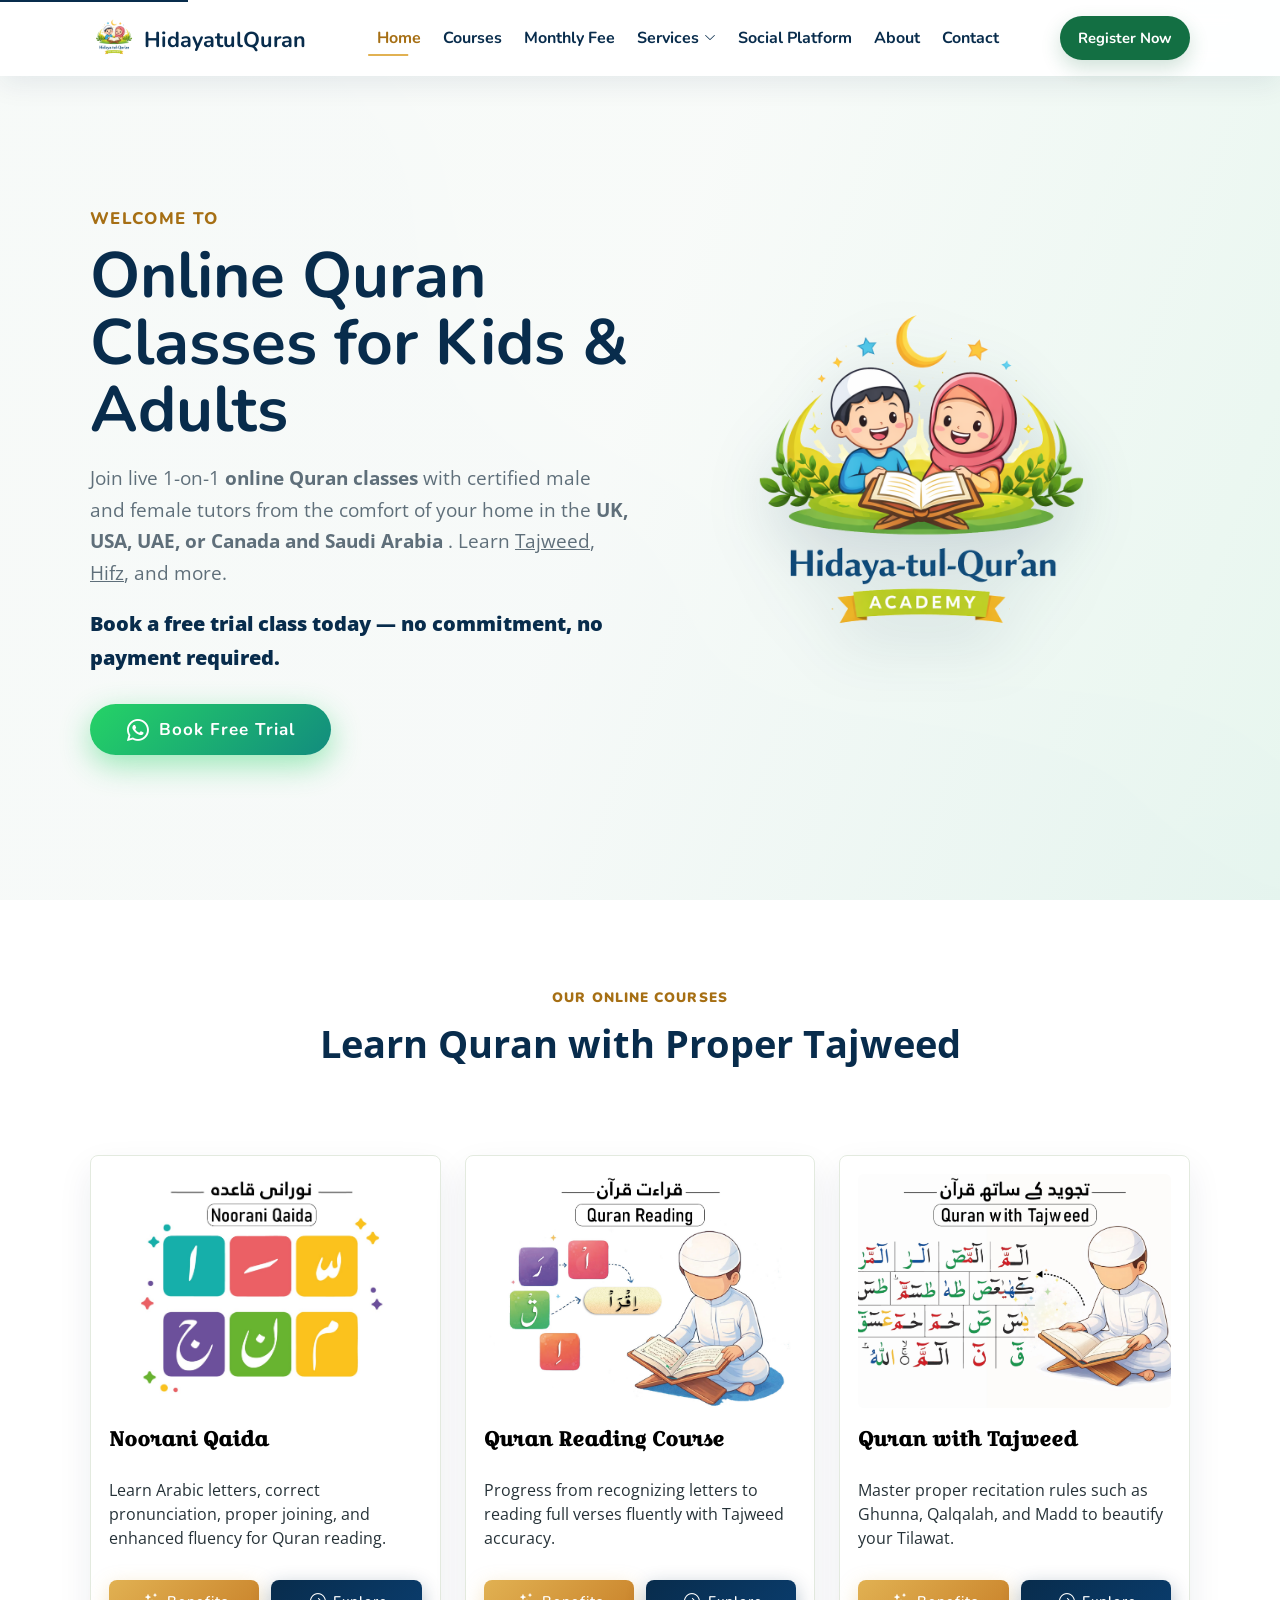
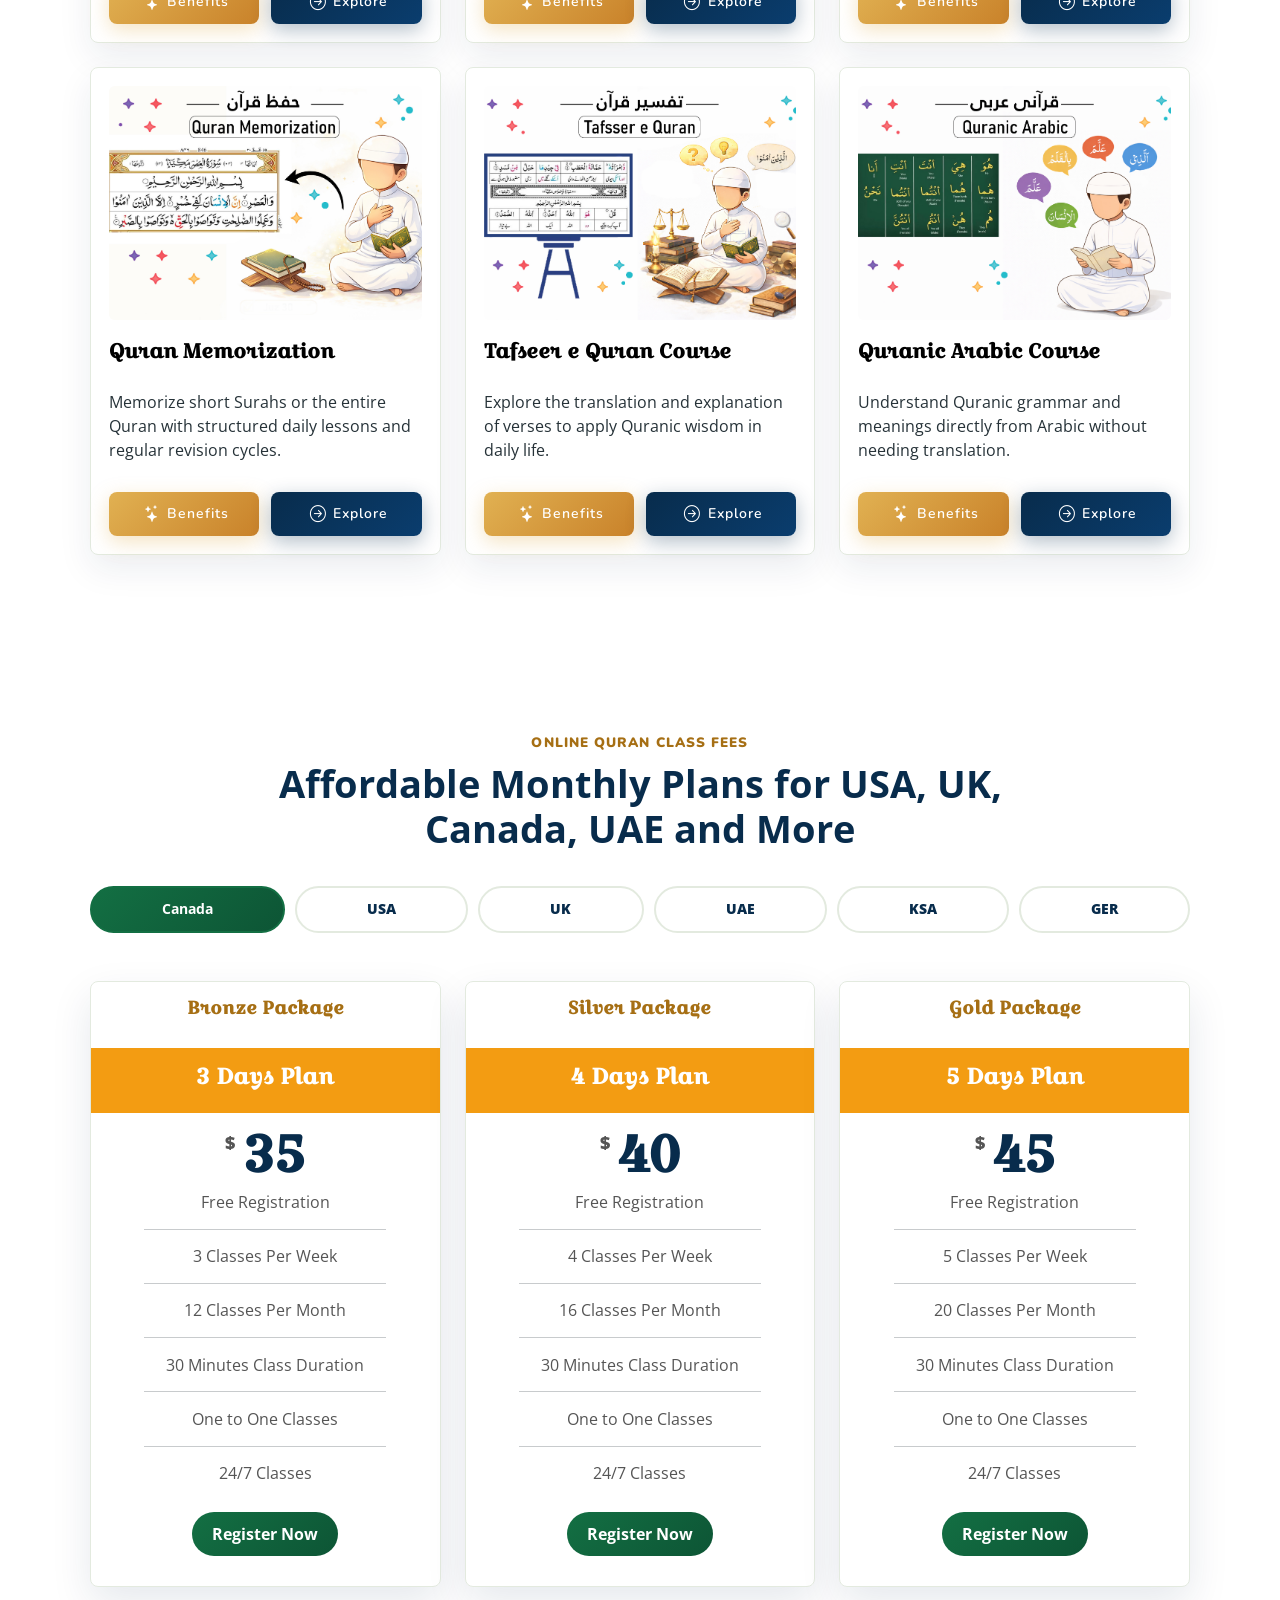
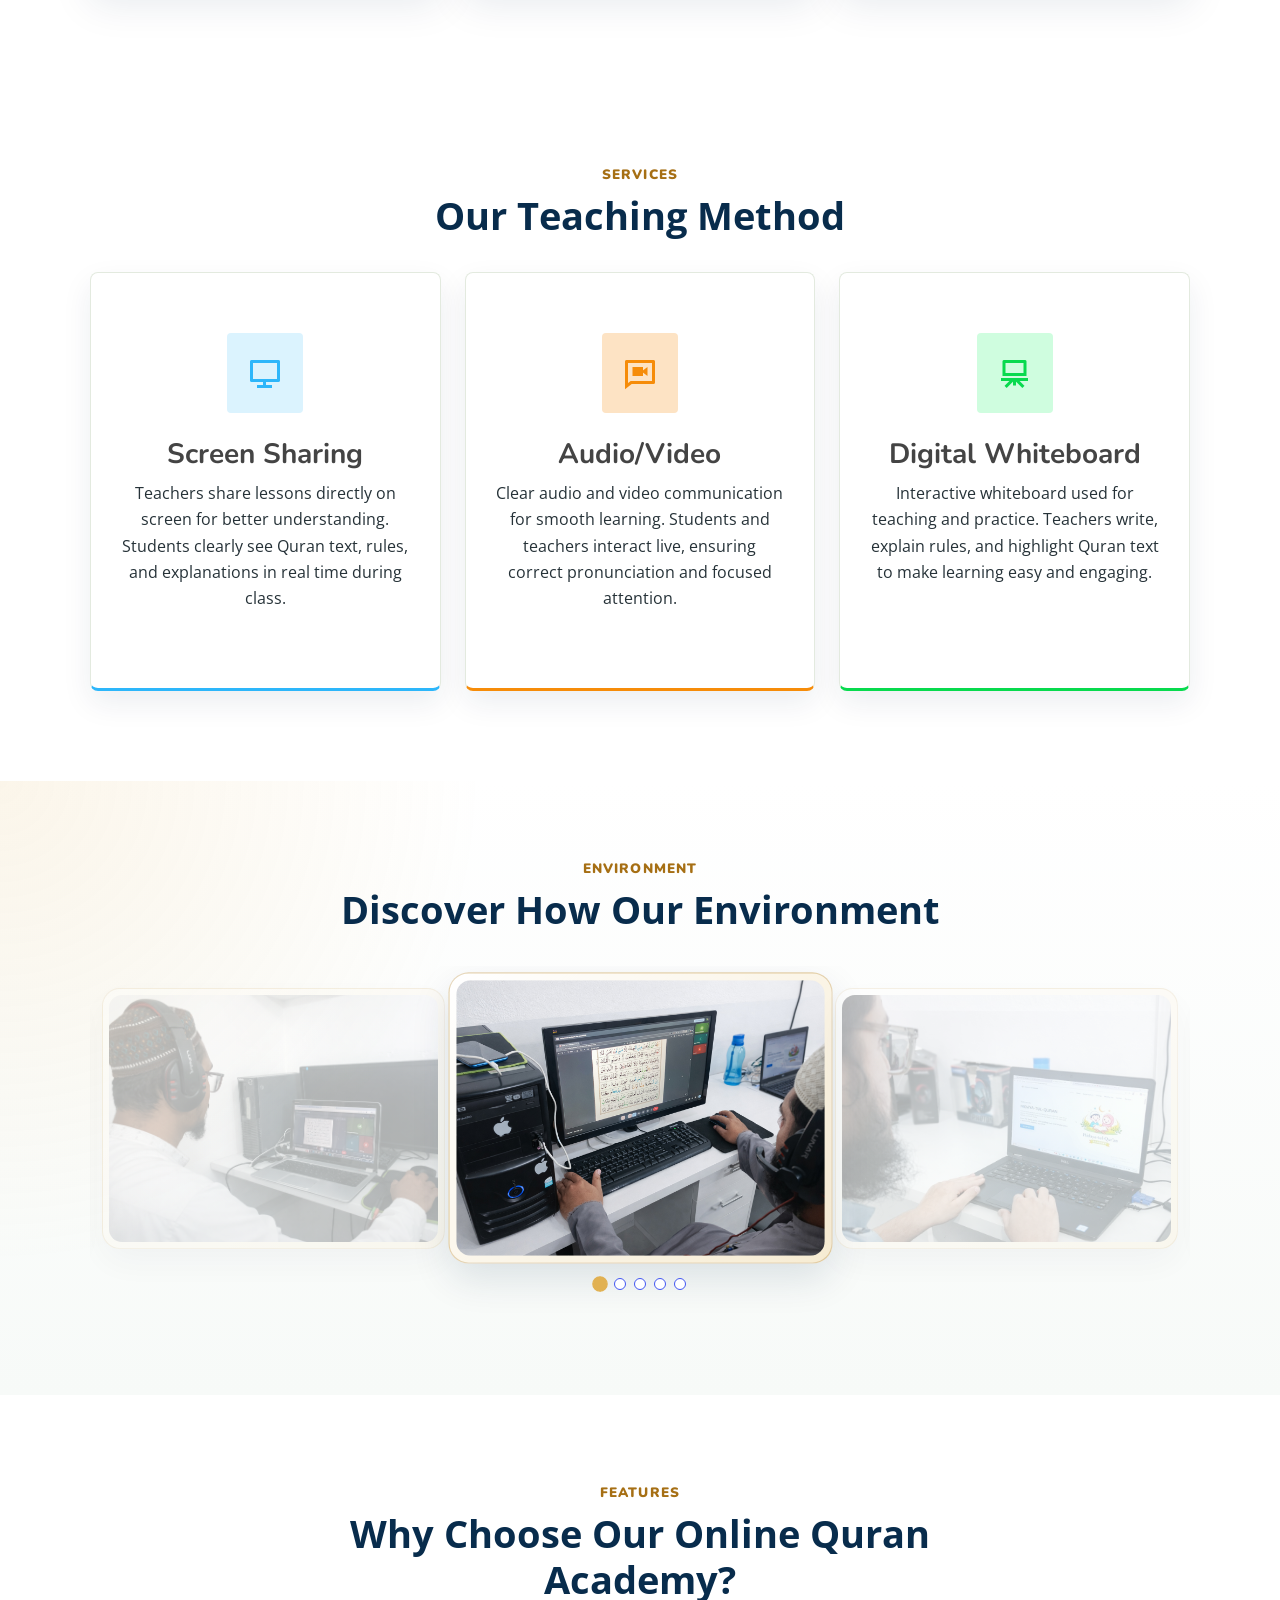
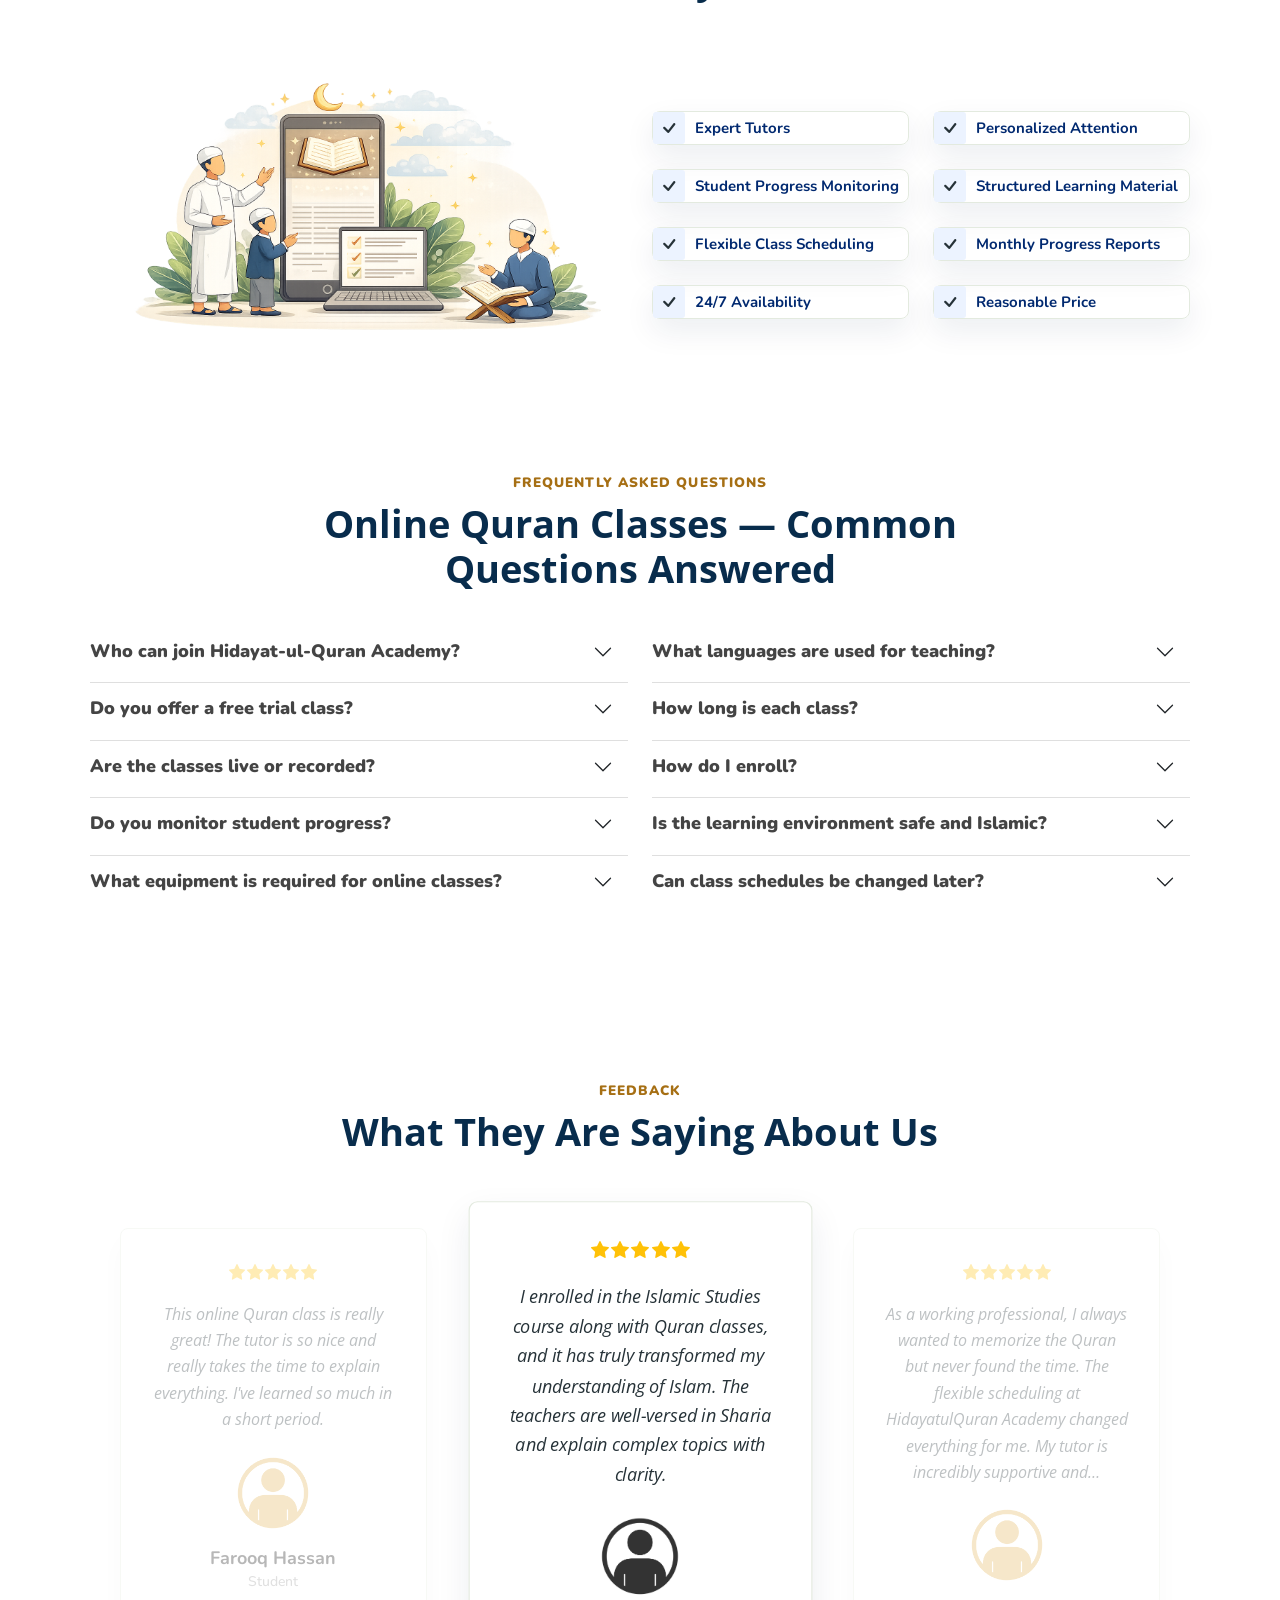
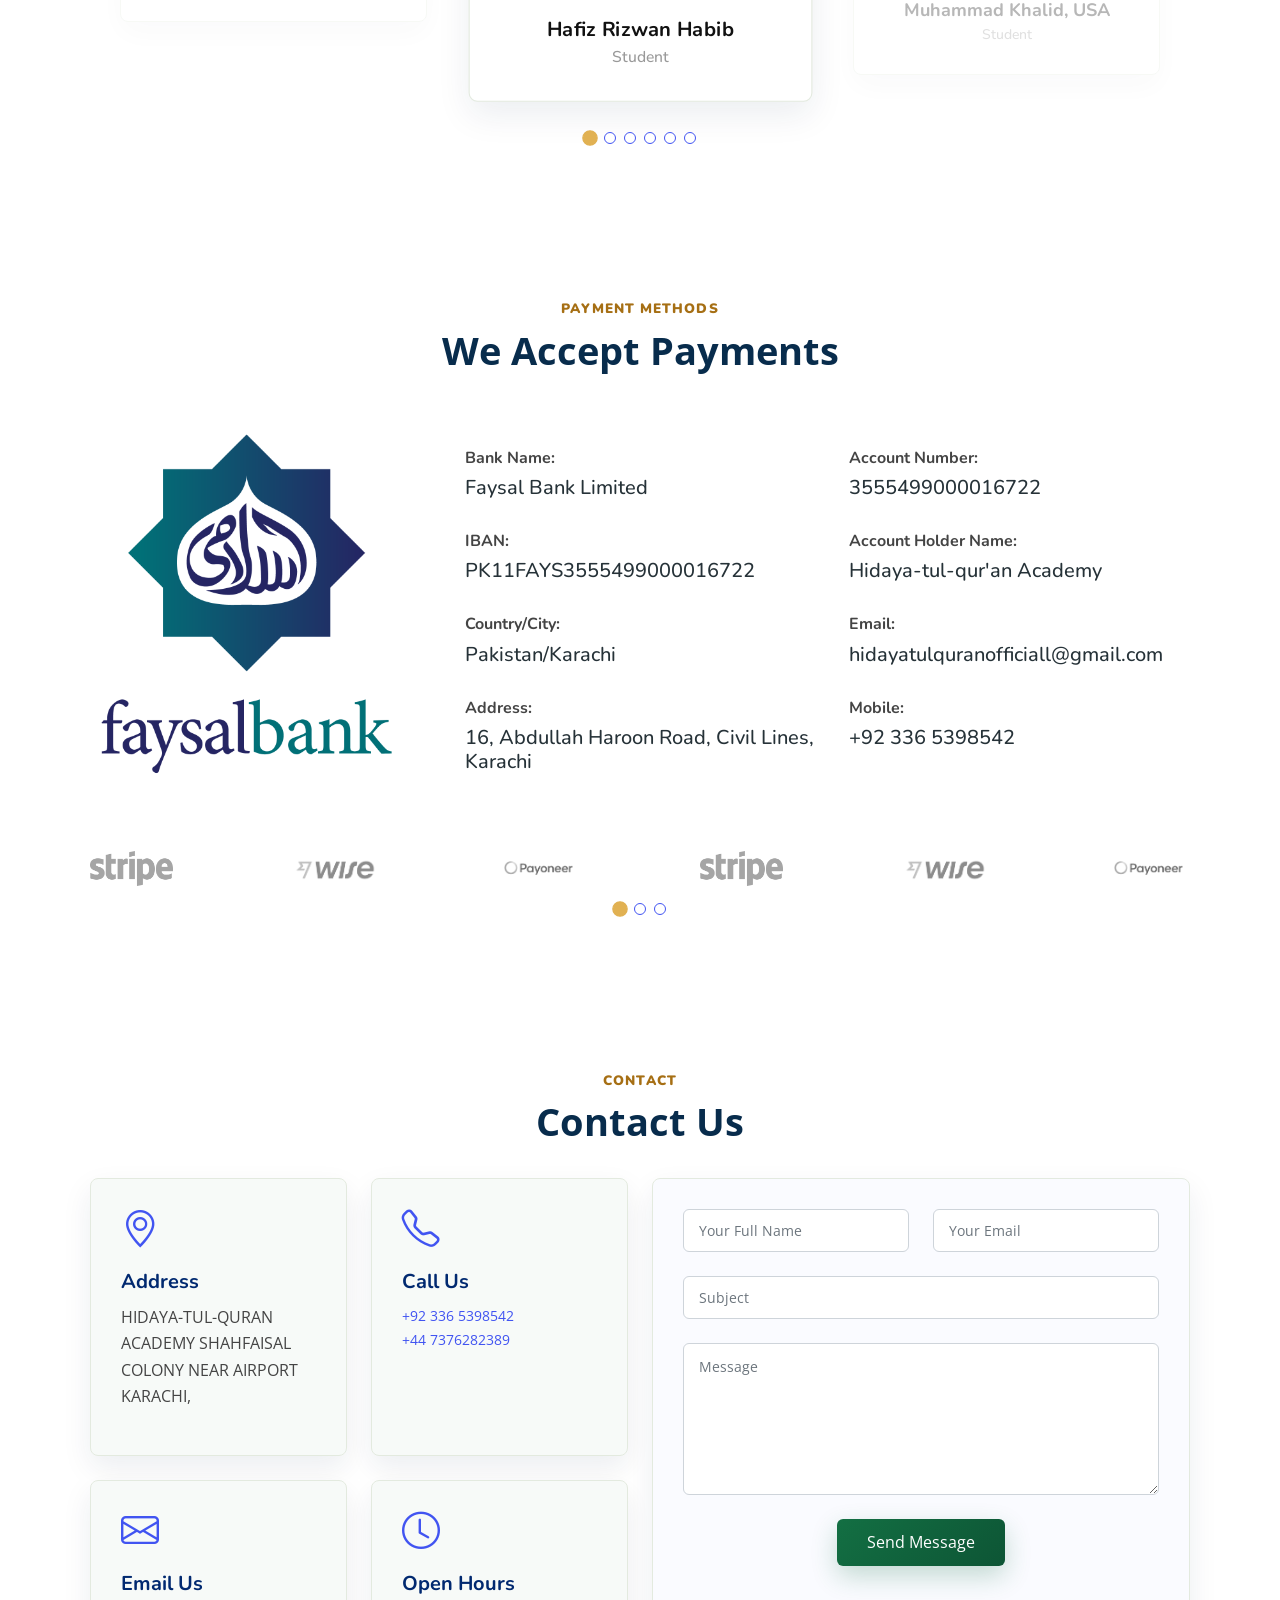
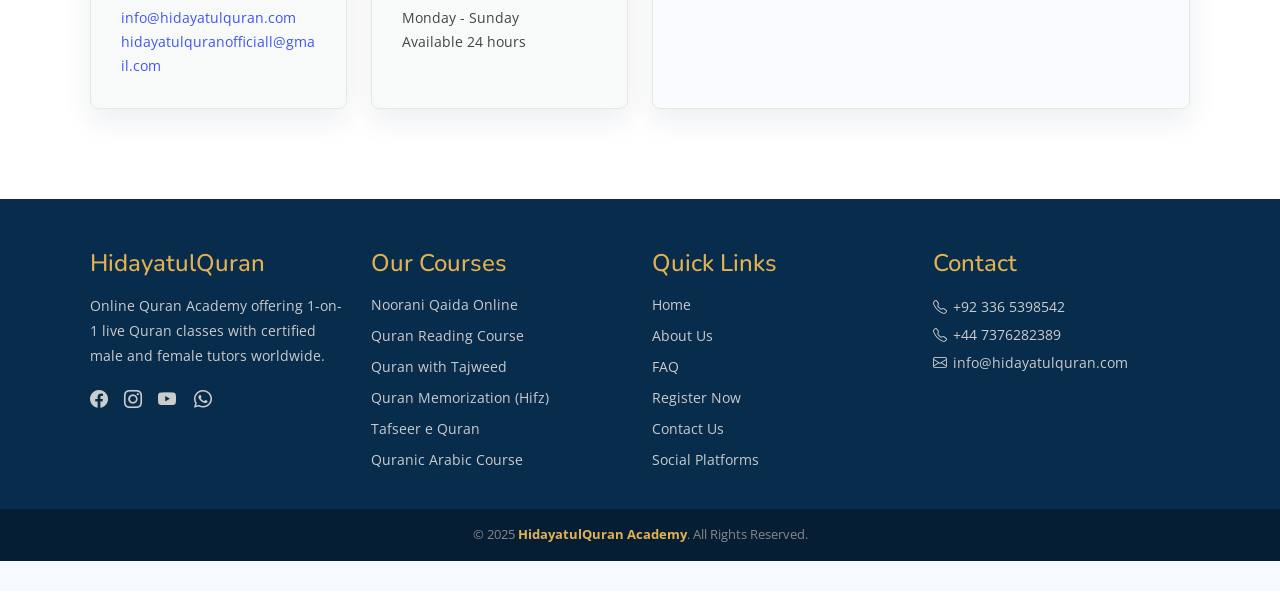
<file: index.html>
﻿<!DOCTYPE html>
<html lang="en">

<head>
  <meta charset="utf-8">
  <meta content="width=device-width, initial-scale=1.0" name="viewport">

  <link rel="preconnect" href="https://fonts.googleapis.com">
  <link rel="preconnect" href="https://fonts.gstatic.com" crossorigin>
  <link rel="preload" href="assets/img/hidayatulquran1.png" as="image">

  <title>Online Quran Classes for Kids and Adults | HidayatulQuran Academy</title>

  <meta name="description"
    content="Join live 1-on-1 online Quran classes with certified male and female tutors. Tajweed, Hifz, Noorani Qaida and more for kids and adults in USA, UK, Canada and worldwide. Book a free trial today!">

  <meta name="keywords"
    content="HidayatulQuran, online Quran academy, online Quran classes, learn Quran online, Quran with Tajweed, Noorani Qaida, Quran reading course, Quran memorization, Tafseer course, Quranic Arabic, Islamic studies, Quran tutor for kids, female Quran teacher, one to one Quran classes">
  <link rel="canonical" href="https://www.hidayatulquran.com/">
  <meta name="robots" content="index, follow">
  <meta name="author" content="HidayatulQuran Academy">
  <meta name="theme-color" content="#082c4c">

  <meta property="og:title" content="Online Quran Classes for Kids and Adults | HidayatulQuran Academy">
  <meta property="og:description"
    content="Join live 1-on-1 online Quran classes with certified male and female tutors. Tajweed, Hifz, Noorani Qaida for kids and adults in USA, UK, Canada. Free trial!">
  <meta property="og:type" content="website">
  <meta property="og:url" content="https://www.hidayatulquran.com/">
  <meta property="og:image" content="https://www.hidayatulquran.com/assets/img/hidayatulquran1.png">
  <meta property="og:site_name" content="HidayatulQuran Academy">
  <meta property="og:locale" content="en_US">

  <meta name="twitter:card" content="summary_large_image">
  <meta name="twitter:title" content="Online Quran Classes for Kids and Adults | HidayatulQuran Academy">
  <meta name="twitter:description"
    content="Join live 1-on-1 online Quran classes. Tajweed, Hifz, Noorani Qaida for kids and adults in USA, UK, Canada. Book a free trial class today!">
  <meta name="twitter:image" content="https://www.hidayatulquran.com/assets/img/hidayatulquran1.png">
  <!-- hreflang for multi-country targeting -->
  <link rel="alternate" hreflang="en-us" href="https://www.hidayatulquran.com/">
  <link rel="alternate" hreflang="en-gb" href="https://www.hidayatulquran.com/">
  <link rel="alternate" hreflang="en-ca" href="https://www.hidayatulquran.com/">
  <link rel="alternate" hreflang="en-ae" href="https://www.hidayatulquran.com/">
  <link rel="alternate" hreflang="en-au" href="https://www.hidayatulquran.com/">
  <link rel="alternate" hreflang="x-default" href="https://www.hidayatulquran.com/">

  <!-- Schema.org structured data -->
  <script type="application/ld+json">
  {
    "@context": "https://schema.org",
    "@type": "EducationalOrganization",
    "name": "HidayatulQuran Academy",
    "description": "Online Quran Academy offering one-to-one live Quran classes with certified male and female tutors for kids and adults worldwide",
    "url": "https://www.hidayatulquran.com",
    "logo": "https://www.hidayatulquran.com/assets/img/hidayatulquran1.png",
    "address": {
      "@type": "PostalAddress",
      "streetAddress": "Shahfaisal Colony, Near Airport",
      "addressLocality": "Karachi",
      "addressRegion": "Sindh",
      "addressCountry": "PK"
    },
    "contactPoint": [
      {
        "@type": "ContactPoint",
        "telephone": "+92-336-5398542",
        "contactType": "customer service",
        "availableLanguage": ["English", "Urdu", "Arabic"]
      },
      {
        "@type": "ContactPoint",
        "telephone": "+44-7376282389",
        "contactType": "customer service",
        "areaServed": "GB",
        "availableLanguage": ["English"]
      }
    ],
    "email": "info@hidayatulquran.com",
    "aggregateRating": {
      "@type": "AggregateRating",
      "ratingValue": 5,
      "reviewCount": 50,
      "bestRating": 5,
      "worstRating": 1
    },
    "hasOfferCatalog": {
      "@type": "OfferCatalog",
      "name": "Online Quran Courses",
      "itemListElement": [
        {"@type": "Offer", "itemOffered": {"@type": "Course", "name": "Noorani Qaida Online", "url": "https://www.hidayatulquran.com/noorani-qaida-online.html"}},
        {"@type": "Offer", "itemOffered": {"@type": "Course", "name": "Quran Reading Course", "url": "https://www.hidayatulquran.com/quran-reading-course-online.html"}},
        {"@type": "Offer", "itemOffered": {"@type": "Course", "name": "Quran with Tajweed", "url": "https://www.hidayatulquran.com/quran-tajweed-course-online.html"}},
        {"@type": "Offer", "itemOffered": {"@type": "Course", "name": "Quran Memorization (Hifz)", "url": "https://www.hidayatulquran.com/quran-memorization-hifz-online.html"}},
        {"@type": "Offer", "itemOffered": {"@type": "Course", "name": "Tafseer e Quran", "url": "https://www.hidayatulquran.com/tafseer-quran-course-online.html"}},
        {"@type": "Offer", "itemOffered": {"@type": "Course", "name": "Quranic Arabic Course", "url": "https://www.hidayatulquran.com/quranic-arabic-course-online.html"}}
      ]
    },
    "sameAs": [
      "https://www.facebook.com/profile.php?id=61586928376019",
      "https://www.instagram.com/hidayatulquranofficiall/",
      "https://www.youtube.com/channel/UCDiUcDx4tqPCqvENApO9Gvg"
    ]
  }
  </script>

  <script type="application/ld+json">
  {
    "@context": "https://schema.org",
    "@type": "FAQPage",
    "mainEntity": [
      {
        "@type": "Question",
        "name": "Who can join HidayatulQuran Academy?",
        "acceptedAnswer": {
          "@type": "Answer",
          "text": "Anyone can join our academy, including children, adults, beginners, and advanced learners. We also welcome new Muslims who want to learn the Quran from scratch."
        }
      },
      {
        "@type": "Question",
        "name": "Do you offer a free trial online Quran class?",
        "acceptedAnswer": {
          "@type": "Answer",
          "text": "Yes, we offer a free trial class so students and parents can experience our teaching style before enrolling. No payment is required for the trial."
        }
      },
      {
        "@type": "Question",
        "name": "Are the Quran classes live or recorded?",
        "acceptedAnswer": {
          "@type": "Answer",
          "text": "All our classes are live, one-to-one online sessions conducted via Zoom or other online platforms for effective learning."
        }
      },
      {
        "@type": "Question",
        "name": "Do you have female Quran teachers online?",
        "acceptedAnswer": {
          "@type": "Answer",
          "text": "Yes, we have certified female Quran tutors available for female students and children who prefer a female teacher."
        }
      },
      {
        "@type": "Question",
        "name": "Do you offer online Quran classes in the USA, UK, and Canada?",
        "acceptedAnswer": {
          "@type": "Answer",
          "text": "Yes, we offer flexible online Quran classes for students in the USA, UK, Canada, Australia, UAE, and worldwide. Our flexible scheduling accommodates all time zones."
        }
      },
      {
        "@type": "Question",
        "name": "What Quran courses do you offer?",
        "acceptedAnswer": {
          "@type": "Answer",
          "text": "We offer Noorani Qaida, Quran Reading Course, Quran with Tajweed, Quran Memorization (Hifz), Tafseer e Quran, and Quranic Arabic Course."
        }
      },
      {
        "@type": "Question",
        "name": "How long is each online Quran class?",
        "acceptedAnswer": {
          "@type": "Answer",
          "text": "Each class usually lasts 30 to 45 minutes, depending on the course and student's learning level."
        }
      },
      {
        "@type": "Question",
        "name": "How do I enroll in online Quran classes?",
        "acceptedAnswer": {
          "@type": "Answer",
          "text": "You can enroll by filling out our online registration form or contacting us via WhatsApp or email. Our support team will guide you through the process."
        }
      }
    ]
  }
  </script>

  <script type="application/ld+json">
  {
    "@context": "https://schema.org",
    "@type": "WebSite",
    "name": "HidayatulQuran Academy",
    "url": "https://www.hidayatulquran.com",
    "potentialAction": {
      "@type": "SearchAction",
      "target": "https://www.hidayatulquran.com/?s={search_term_string}",
      "query-input": "required name=search_term_string"
    }
  }
  </script>

  <!-- Favicons -->
  <link href="assets/img/hidayatulquran1.png" rel="icon">
  <link href="assets/img/hidayatulquran1.png" rel="apple-touch-icon">

  <!-- Google Fonts -->
  <link rel="preload" as="style" onload="this.onload=null;this.rel='stylesheet'" href="https://fonts.googleapis.com/css?family=Open+Sans:300,300i,400,400i,600,600i,700,700i|Nunito:300,300i,400,400i,600,600i,700,700i|Poppins:300,300i,400,400i,500,500i,600,600i,700,700i|Croissant+One|Noto+Sans&display=swap">
  <noscript><link rel="stylesheet" href="https://fonts.googleapis.com/css?family=Open+Sans:300,300i,400,400i,600,600i,700,700i|Nunito:300,300i,400,400i,600,600i,700,700i|Poppins:300,300i,400,400i,500,500i,600,600i,700,700i|Croissant+One|Noto+Sans&display=swap"></noscript>


  <!-- Vendor CSS Files -->
  <link href="assets/vendor/bootstrap/css/bootstrap.min.css" rel="stylesheet">
  <link href="assets/vendor/bootstrap-icons/bootstrap-icons.css" rel="stylesheet">
  <link href="assets/vendor/aos/aos.css" rel="stylesheet">
  <link href="assets/vendor/remixicon/remixicon.css" rel="stylesheet">
  <link href="assets/vendor/swiper/swiper-bundle.min.css" rel="stylesheet">
  <link href="assets/vendor/glightbox/css/glightbox.min.css" rel="stylesheet">

  <!-- Template Main CSS File -->
  <link href="assets/css/style.css?v=20260530-12" rel="stylesheet">

  <!-- =======================================================
  * Template Name: FlexStart - v1.4.0
  * Template URL: https://bootstrapmade.com/flexstart-bootstrap-startup-template/
  * Author: BootstrapMade.com
  * License: https://bootstrapmade.com/license/
  ======================================================== -->

  <style>
    .plan-card {
      border: 1px solid #ddd;
      border-radius: 8px;
      padding: 20px;
      text-align: center;
      background-color: #e74c3c;
      /* Red background color */
      box-shadow: 0 4px 10px rgba(0, 0, 0, 0.1);
      transition: transform 0.3s ease;
    }

    .plan-card:hover {
      transform: translateY(-10px);
    }

    .plan-title {
      color: #ffffff;
      font-size: 22px;
      font-weight: bold;
    }

    .plan-price {
      font-size: 36px;
      font-weight: bold;
      color: #333;
    }

    .plan-card p {
      color: #555;
      margin-bottom: 10px;
    }

    .btn-register {
      background-color: #f39c12;
      border-radius: 50px;
      padding: 12px 20px;
      border: none;
      color: white;
      font-weight: bold;
      margin-top: 15px;
      cursor: pointer;
      transition: background-color 0.3s;
    }

    .btn-register:hover {
      background-color: #e67e22;
    }
  </style>

  <script>
    function toggleText() {
      var moreText = document.getElementById("moreText");
      var readMoreButton = document.querySelector(".btn-read-more span");

      if (moreText.style.display === "none") {
        moreText.style.display = "block";
        readMoreButton.textContent = "Read Less";
      } else {
        moreText.style.display = "none";
        readMoreButton.textContent = "Read More";
      }
    }
  </script>
</head>

<body>

  <!-- Skip to main content link for accessibility -->
  <a href="#main" class="skip-link">Skip to main content</a>

  <!-- ======= Header ======= -->
  <header id="header" class="header fixed-top" role="banner">
    <div class="container-fluid container-xl d-flex align-items-center justify-content-between">

      <a href="index.html" class="logo d-flex align-items-center" aria-label="HidayatulQuran Academy home">
        <img src="assets/img/hidayatulquran1.png" alt="HidayatulQuran Academy logo">
        <span>HidayatulQuran</span>
      </a>

      <nav id="navbar" class="navbar" aria-label="Primary navigation" role="navigation">
        <ul role="menubar">
          <li role="none"><a class="nav-link scrollto active" href="#hero" role="menuitem">Home</a></li>
          <!-- <li><a class="nav-link scrollto" href="#SocialPlatform">Social Platform</a></li> -->
          <li role="none"><a class="nav-link scrollto" href="#QuranCourses" role="menuitem">Courses</a></li>
          <li role="none"><a class="nav-link scrollto" href="#MonthlyFee" role="menuitem">Monthly Fee</a></li>
          <li class="dropdown" role="none"><a href="#" role="menuitem" aria-haspopup="true" aria-expanded="false"><span>Services</span> <i class="bi bi-chevron-down" aria-hidden="true"></i></a>
            <ul role="menu" aria-label="Services submenu">
              <li role="none"><a href="enrollment-process.html" role="menuitem">Enrollment Process</a></li>

              <li class="dropdown" role="none"><a href="#" role="menuitem" aria-haspopup="true" aria-expanded="false"><span>Specialities</span> <i class="bi bi-chevron-right" aria-hidden="true"></i></a>
                <ul role="menu" aria-label="Specialities submenu">
                  <li role="none"><a href="#features" role="menuitem">Why Choose</a></li>
                  <li role="none"><a href="#OurTeachingMethod" role="menuitem">Our Teaching Method</a></li>
                  <li role="none"><a href="empowering-through-quranic-learning.html" role="menuitem">Empowering Students</a></li>

                </ul>
              </li>
              <li role="none"><a href="faq.html" role="menuitem">F.A.Q</a></li>
            </ul>
          </li>
          <li role="none"><a class="nav-link scrollto" href='socialPlatforms.html' role="menuitem">Social Platform</a></li>
          <li role="none"><a class="nav-link scrollto" href='about.html' role="menuitem">About</a></li>
          <li role="none"><a class="nav-link scrollto" href="#contact" role="menuitem">Contact</a></li>
        </ul>
        <button class="mobile-nav-toggle bi bi-list" type="button" aria-label="Open navigation menu"
          aria-controls="navbar" aria-expanded="false"></button>
      </nav><!-- .navbar -->

      <a href="registration.html" class="header-register">Register Now</a>

    </div>
  </header><!-- End Header -->

  <!-- ======= Hero Section ======= -->
  <section id="hero" class="hero d-flex align-items-center" aria-labelledby="hero-heading">

    <div class="container">
      <div class="row">
        <div class="col-lg-6 d-flex flex-column justify-content-center">
          <!-- <h2 data-aos="fade-up" data-aos-delay="400">Assalamu 'Alaikum, Welcome to</h2> -->
          <p class="hero-eyebrow" data-aos="fade-up">Welcome to</p>
          <h1 id="hero-heading" data-aos="fade-up">Online Quran Classes for Kids &amp; Adults</h1>
          <p class="hero-lead" data-aos="fade-up" data-aos-delay="400">
            Join live 1-on-1 <strong>online Quran classes</strong> with certified male and female tutors from the comfort of your home in the <strong>UK, USA, UAE, or Canada and Saudi Arabia </strong>. Learn <a href="quran-tajweed-course-online.html" style="color:inherit;text-decoration:underline;">Tajweed</a>, <a href="quran-memorization-hifz-online.html" style="color:inherit;text-decoration:underline;">Hifz</a>, and more.
          </p>
          <p class="hero-subtitle" data-aos="fade-up" data-aos-delay="500">
            Book a <strong>free trial class</strong> today — no commitment, no payment required.
          </p>

          <div data-aos="fade-up" data-aos-delay="600">
            <div class="text-center text-lg-start">
              <a href="https://wa.me/923365398542?text=Assalamu%20Alaikum%2C%20I%20want%20to%20book%20a%20free%20trial%20Quran%20class."
                target="_blank"
                rel="noopener noreferrer"
                class="btn-get-started btn-whatsapp-trial d-inline-flex align-items-center justify-content-center align-self-center"
                aria-label="Book a free trial Quran class on WhatsApp">
                <i class="bi bi-whatsapp" aria-hidden="true"></i>
                <span>Book Free Trial</span>
              </a>
            </div>
          </div>
        </div>
        <div class="col-lg-6 hero-img" data-aos="zoom-out" data-aos-delay="100">
          <img src="assets/img/hidayatulquran1.png" class="img-fluid" alt="HidayatulQuran Academy - Online Quran learning with certified tutors">
        </div>
      </div>
    </div>

  </section><!-- End Hero -->

  <main id="main" role="main">
    <!-- ======= Values Section ======= -->
    <!-- <section id="about" class="about">

      <div data-aos="fade-up" style="width: 100%; padding: 10px; ">
        <header class="section-header">
          <h3 style="color: #E1B152;">About</h23>
            <p>Hidaya Tul Quran</p>
        </header>

        <div class="content" style="width: 100%;">
          <p style="font-size: 20px;">
            Are you looking for a reliable <strong>online Quran teaching academy</strong> that fits your busy schedule?
            <strong>Hidaya-tul-Quran Academy</strong> bridges the gap between students and qualified scholars. Whether
            you want to learn how to read the Quran with <strong>Tajweed</strong> from scratch or need a <strong>Quran
              teacher at home</strong> via Zoom, we are here to help.
            </br>
            <br>
            We specialize in providing personalized Islamic education for kids and adults. Our expert tutors ensure that
            students from the <strong>USA, UK, Canada, and UAE</strong> can learn to recite the Holy Quran with proper
            pronunciation (<strong>Tajweed</strong>) without leaving their homes.
            </br>

          <div class="text-center text-lg-start">
            <a href="javascript:void(0);"
              class="btn-read-more d-inline-flex align-items-center justify-content-center align-self-center"
              onclick="toggleText()">
              <span>Read More</span>
              <i class="bi bi-arrow-right"></i>
            </a>
          </div>
      
          <div id="moreText" style="display:none;">
            <br>
            <strong style="font-size: 24px;">Why choose Hidaya-tul-Quran Academy?</strong>
            <ul style="font-size: 18px; margin: 15px;">
              <li><strong>Qualified & Experienced Teachers:</strong> Our teachers are Huffaz, Tajweed-certified, and
                well-trained, with experience teaching children and adults worldwide.</li>
              <li><strong>One-to-One Live Online Classes:</strong> We provide personalized 1-on-1 sessions, so every
                student gets full attention and learns at their own pace.</li>
              <li><strong>Tajweed-Focused Learning:</strong> We emphasize correct pronunciation (Makharij) and proper
                Tajweed rules, not just reading.</li>
              <li><strong>Courses for All Ages:</strong>
                <ul>
                  <li>Kids (beginners & school-age)</li>
                  <li>Adults (beginners & advanced)</li>
                  <li>New Muslims</li>
                  <li>Everyone is welcome</li>
                </ul>
              </li>
              <li><strong>Flexible Class Timings:</strong> We offer flexible schedules suitable for USA, UK, Canada,
                Australia, Europe, and Middle East time zones.</li>
              <li><strong>Free Trial Class:</strong> Students can attend a free trial class before enrolling — no
                obligation.</li>
              <li><strong>Structured & Easy Curriculum:</strong> Our courses are step-by-step, easy to follow, and
                designed to build confidence quickly.</li>
              <li><strong>Progress Tracking & Feedback:</strong> Regular assessments, feedback, and progress reports
                help students improve consistently.</li>
            </ul>
          </div>

          </p>
        </div>
      </div>

    </section> -->
    <!-- End Values Section -->






    <!-- Custom Media Queries for Responsiveness -->
    <style>
      @media (max-width: 767px) {
        .values .row {
          flex-direction: column;
          align-items: center;
        }

        .values .col-12 {
          margin-bottom: 20px;
        }
      }
    </style>




    <!-- ======= Our Online Quran Courses Section ======= -->
    <section id="QuranCourses" class="courses" aria-labelledby="courses-heading">
      <div class="container" data-aos="fade-up">
        <header class="section-header">
          <h2 id="courses-heading" style="color: #E1B152;">
            <strong>
              Our Online Courses
            </strong>
          </h2>
          <p>Learn Quran with Proper Tajweed</p>
        </header>

        <div class="row" id="coursesContainer" role="list">

          <div class="col-lg-4 col-md-6 mt-4">
            <article class="box course-card" data-aos="fade-up" data-aos-delay="400">
              <img src="assets/img/NooraniQaida_hidayatulquran_Academy.jpg" class="img-fluid course-card-img" alt="Noorani Qaida online course for kids and Quran beginners" loading="lazy">
              <h3 class="course-card-title">Noorani Qaida</h3>
              <p class="course-card-description">Learn Arabic letters, correct pronunciation, proper joining, and enhanced fluency for Quran reading.</p>
              <div id="extraBenefit1" class="course-card-benefits">
                <p>You can choose one free course:</p>
                <ul><li>Seerat Nabi (S.A.W).</li><li>Multiple Duas.</li><li>Six kalimas.</li><li>Hadith.</li></ul>
              </div>
              <div class="course-card-actions">
                <div><a href="javascript:void(0);" class="btn-extra-benefit btn-benefits" aria-controls="extraBenefit1" aria-expanded="false" onclick="toggleExtraBenefit(1,this)"><i class="bi bi-stars"></i><span>Benefits</span></a></div>
                <div><a href="noorani-qaida-online.html" class="btn-extra-benefit btn-explore"><i class="bi bi-arrow-right-circle"></i><span>Explore</span></a></div>
              </div>
            </article>
          </div>

          <div class="col-lg-4 col-md-6 mt-4">
            <article class="box course-card" data-aos="fade-up" data-aos-delay="400">
              <img src="assets/img/QuranReadingCourse_hidayatulquran_Academy.jpeg" class="img-fluid course-card-img" alt="Quran reading course online with certified tutor guidance" loading="lazy">
              <h3 class="course-card-title">Quran Reading Course</h3>
              <p class="course-card-description">Progress from recognizing letters to reading full verses fluently with Tajweed accuracy.</p>
              <div id="extraBenefit2" class="course-card-benefits">
                <p>You can choose one free course:</p>
                <ul><li>The Method of ablution (Wazu), Its Rulings.</li><li>Seerat Nabi (S.A.W).</li><li>Multiple Duas.</li><li>Hadith.</li></ul>
              </div>
              <div class="course-card-actions">
                <div><a href="javascript:void(0);" class="btn-extra-benefit btn-benefits" aria-controls="extraBenefit2" aria-expanded="false" onclick="toggleExtraBenefit(2,this)"><i class="bi bi-stars"></i><span>Benefits</span></a></div>
                <div><a href="quran-reading-course-online.html" class="btn-extra-benefit btn-explore"><i class="bi bi-arrow-right-circle"></i><span>Explore</span></a></div>
              </div>
            </article>
          </div>

          <div class="col-lg-4 col-md-6 mt-4">
            <article class="box course-card" data-aos="fade-up" data-aos-delay="600">
              <img src="assets/img/QuranWithTajweed_hidayatulquran_Academy.jpeg" class="img-fluid course-card-img" alt="Quran with Tajweed course for accurate recitation" loading="lazy">
              <h3 class="course-card-title">Quran with Tajweed</h3>
              <p class="course-card-description">Master proper recitation rules such as Ghunna, Qalqalah, and Madd to beautify your Tilawat.</p>
              <div id="extraBenefit3" class="course-card-benefits">
                <p>You can choose one free course:</p>
                <ul><li>The Method of ablution (Wazu), Its Rulings.</li><li>The Method of Ghusal, Its Rulings.</li><li>Seerat Nabi (S.A.W).</li><li>Hadith.</li></ul>
              </div>
              <div class="course-card-actions">
                <div><a href="javascript:void(0);" class="btn-extra-benefit btn-benefits" aria-controls="extraBenefit3" aria-expanded="false" onclick="toggleExtraBenefit(3,this)"><i class="bi bi-stars"></i><span>Benefits</span></a></div>
                <div><a href="quran-tajweed-course-online.html" class="btn-extra-benefit btn-explore"><i class="bi bi-arrow-right-circle"></i><span>Explore</span></a></div>
              </div>
            </article>
          </div>

          <div class="col-lg-4 col-md-6 mt-4">
            <article class="box course-card" data-aos="fade-up" data-aos-delay="800">
              <img src="assets/img/QuranMemorization_hidayatulquran_Academy.jpeg" class="img-fluid course-card-img" alt="Quran memorization course with structured revision" loading="lazy">
              <h3 class="course-card-title">Quran Memorization</h3>
              <p class="course-card-description">Memorize short Surahs or the entire Quran with structured daily lessons and regular revision cycles.</p>
              <div id="extraBenefit4" class="course-card-benefits">
                <p>You can choose one free course:</p>
                <ul><li>The Method of Salah, Its Rulings, and Translation.</li><li>The Method of ablution (Wazu), Its Rulings.</li><li>The Method of Ghusal, Its Rulings.</li><li>Seerat Nabi (S.A.W).</li></ul>
              </div>
              <div class="course-card-actions">
                <div><a href="javascript:void(0);" class="btn-extra-benefit btn-benefits" aria-controls="extraBenefit4" aria-expanded="false" onclick="toggleExtraBenefit(4,this)"><i class="bi bi-stars"></i><span>Benefits</span></a></div>
                <div><a href="quran-memorization-hifz-online.html" class="btn-extra-benefit btn-explore"><i class="bi bi-arrow-right-circle"></i><span>Explore</span></a></div>
              </div>
            </article>
          </div>

          <div class="col-lg-4 col-md-6 mt-4">
            <article class="box course-card" data-aos="fade-up" data-aos-delay="1000">
              <img src="assets/img/TafseerQuran_hidayatulquran_Academy.jpeg" class="img-fluid course-card-img" alt="Tafseer e Quran course for understanding Quranic meaning" loading="lazy">
              <h3 class="course-card-title">Tafseer e Quran Course</h3>
              <p class="course-card-description">Explore the translation and explanation of verses to apply Quranic wisdom in daily life.</p>
              <div id="extraBenefit5" class="course-card-benefits">
                <p>You can choose one free course:</p>
                <ul><li>The Method of Salah, Its Rulings, and Translation.</li><li>The Method of ablution (Wazu), Its Rulings.</li><li>The Method of Ghusal, Its Rulings.</li><li>Islamic Etiquette of Life.</li></ul>
              </div>
              <div class="course-card-actions">
                <div><a href="javascript:void(0);" class="btn-extra-benefit btn-benefits" aria-controls="extraBenefit5" aria-expanded="false" onclick="toggleExtraBenefit(5,this)"><i class="bi bi-stars"></i><span>Benefits</span></a></div>
                <div><a href="tafseer-quran-course-online.html" class="btn-extra-benefit btn-explore"><i class="bi bi-arrow-right-circle"></i><span>Explore</span></a></div>
              </div>
            </article>
          </div>

          <div class="col-lg-4 col-md-6 mt-4">
            <article class="box course-card" data-aos="fade-up" data-aos-delay="1200">
              <img src="assets/img/QuranicArabic_hidayatulquran_Academy.jpeg" class="img-fluid course-card-img" alt="Quranic Arabic course for understanding Quran vocabulary" loading="lazy">
              <h3 class="course-card-title">Quranic Arabic Course</h3>
              <p class="course-card-description">Understand Quranic grammar and meanings directly from Arabic without needing translation.</p>
              <div id="extraBenefit6" class="course-card-benefits">
                <p>You can choose one free course:</p>
                <ul><li>The Method of Salah, Its Rulings, and Translation.</li><li>The Method of ablution (Wazu), Its Rulings.</li><li>The Method of Ghusal, Its Rulings.</li><li>Rules of Purification (Tahārat).</li></ul>
              </div>
              <div class="course-card-actions">
                <div><a href="javascript:void(0);" class="btn-extra-benefit btn-benefits" aria-controls="extraBenefit6" aria-expanded="false" onclick="toggleExtraBenefit(6,this)"><i class="bi bi-stars"></i><span>Benefits</span></a></div>
                <div><a href="quranic-arabic-course-online.html" class="btn-extra-benefit btn-explore"><i class="bi bi-arrow-right-circle"></i><span>Explore</span></a></div>
              </div>
            </article>
          </div>

        </div>

        <script>
          function toggleExtraBenefit(cardNumber, trigger) {
            const extraBenefit = document.getElementById("extraBenefit" + cardNumber);
            if (extraBenefit.style.display === "none" || extraBenefit.style.display === "") {
              extraBenefit.style.display = "block";
              if (trigger) trigger.setAttribute("aria-expanded", "true");
            } else {
              extraBenefit.style.display = "none";
              if (trigger) trigger.setAttribute("aria-expanded", "false");
            }
          }
        </script>
      </div>
    </section><!-- End Our Online Quran Courses Section -->


    <!-- ======= Pricing Section ======= -->
    <section id="MonthlyFee" class="pricing" aria-labelledby="pricing-heading">
      <div class="container" data-aos="fade-up">
        <header class="section-header">
          <h2 id="pricing-heading" style="color: #E1B152;"><strong>Online Quran Class Fees</strong></h2>
          <p>Affordable Monthly Plans for USA, UK, Canada, UAE and More</p>
        </header>


        <!-- Country Selection Row -->
        <div class="row mb-5" data-aos="fade-left">
          <div class="col-12 text-center" role="group" aria-label="Select country for pricing">
            <button class="country-button active" id="canada-btn" onclick="changeCountry('canada')" aria-pressed="true">Canada</button>
            <button class="country-button" id="usa-btn" onclick="changeCountry('usa')" aria-pressed="false"><strong>USA</strong> </button>
            <button class="country-button" id="uk-btn" onclick="changeCountry('uk')" aria-pressed="false"><strong>UK</strong></button>
            <button class="country-button" id="uae-btn" onclick="changeCountry('uae')" aria-pressed="false"><strong>UAE</strong></button>
            <button class="country-button" id="ksa-btn" onclick="changeCountry('ksa')" aria-pressed="false"><strong>KSA</strong></button>
            <button class="country-button" id="ger-btn" onclick="changeCountry('ger')" aria-pressed="false"><strong>GER</strong></button>
          </div>
        </div>

        <!-- Row for the pricing cards -->
        <div class="row gy-4" data-aos="fade-left" id="pricing-cards" role="list">
          <div class="col-lg-4 col-md-6" data-aos="zoom-in" data-aos-delay="100">
            <div class="box plan-card" style="padding:0 0 40px 0;">
              <div style="padding:15px;"><h3 class="plan-title plan-package"><strong>Bronze Package</strong></h3></div>
              <div style="background-color:#f39c12;padding:15px;margin-bottom:15px;"><h4 class="plan-title"><strong>3 Days Plan</strong></h4></div>
              <div style="padding:0 40px;">
                <div style="flex-direction:row;display:flex;justify-content:center;font-size:20px;"><p style="padding-right:8px;font-size:18px;font-weight:bold;"><strong>$</strong></p><p class="plan-price"><strong>35</strong></p></div>
                <p>Free Registration</p><hr style="margin:5%;"/><p>3 Classes Per Week</p><hr style="margin:5%;"/><p>12 Classes Per Month</p><hr style="margin:5%;"/><p>30 Minutes Class Duration</p><hr style="margin:5%;"/><p>One to One Classes</p><hr style="margin:5%;"/><p>24/7 Classes</p>
              </div>
              <button class="btn btn-register" type="button" onclick="window.location.href='registration.html?plan=3';">Register Now</button>
            </div>
          </div>
          <div class="col-lg-4 col-md-6" data-aos="zoom-in" data-aos-delay="100">
            <div class="box plan-card" style="padding:0 0 40px 0;">
              <div style="padding:15px;"><h3 class="plan-title plan-package"><strong>Silver Package</strong></h3></div>
              <div style="background-color:#f39c12;padding:15px;margin-bottom:15px;"><h4 class="plan-title"><strong>4 Days Plan</strong></h4></div>
              <div style="padding:0 40px;">
                <div style="flex-direction:row;display:flex;justify-content:center;font-size:20px;"><p style="padding-right:8px;font-size:18px;font-weight:bold;"><strong>$</strong></p><p class="plan-price"><strong>40</strong></p></div>
                <p>Free Registration</p><hr style="margin:5%;"/><p>4 Classes Per Week</p><hr style="margin:5%;"/><p>16 Classes Per Month</p><hr style="margin:5%;"/><p>30 Minutes Class Duration</p><hr style="margin:5%;"/><p>One to One Classes</p><hr style="margin:5%;"/><p>24/7 Classes</p>
              </div>
              <button class="btn btn-register" type="button" onclick="window.location.href='registration.html?plan=4';">Register Now</button>
            </div>
          </div>
          <div class="col-lg-4 col-md-6" data-aos="zoom-in" data-aos-delay="100">
            <div class="box plan-card" style="padding:0 0 40px 0;">
              <div style="padding:15px;"><h3 class="plan-title plan-package"><strong>Gold Package</strong></h3></div>
              <div style="background-color:#f39c12;padding:15px;margin-bottom:15px;"><h4 class="plan-title"><strong>5 Days Plan</strong></h4></div>
              <div style="padding:0 40px;">
                <div style="flex-direction:row;display:flex;justify-content:center;font-size:20px;"><p style="padding-right:8px;font-size:18px;font-weight:bold;"><strong>$</strong></p><p class="plan-price"><strong>45</strong></p></div>
                <p>Free Registration</p><hr style="margin:5%;"/><p>5 Classes Per Week</p><hr style="margin:5%;"/><p>20 Classes Per Month</p><hr style="margin:5%;"/><p>30 Minutes Class Duration</p><hr style="margin:5%;"/><p>One to One Classes</p><hr style="margin:5%;"/><p>24/7 Classes</p>
              </div>
              <button class="btn btn-register" type="button" onclick="window.location.href='registration.html?plan=5';">Register Now</button>
            </div>
          </div>
        </div><!-- End Row for pricing cards -->

      </div>
    </section><!-- End Pricing Section -->

    <!-- ======= Services Section ======= -->
    <section id="OurTeachingMethod" class="services" aria-labelledby="services-heading">

      <div class="container" data-aos="fade-up">

        <header class="section-header">
          <h2 id="services-heading" style="color: #E1B152;"><strong>Services</strong></h2>
          <p>Our Teaching Method</p>
        </header>

        <div class="row gy-4">

          <div class="col-lg-4 col-md-6" data-aos="fade-up" data-aos-delay="200">
            <article class="service-box blue" aria-labelledby="service-screen-sharing">
              <!-- <i class="ri-discuss-line icon"></i> -->
              <i class="ri-computer-line icon" aria-hidden="true"></i>
              <h3 id="service-screen-sharing">Screen Sharing</h3>
              <p>Teachers share lessons directly on screen for better understanding.
                Students clearly see Quran text, rules, and explanations in real time during class.</p>
              <!-- <a href="#" class="read-more"><span>Read More</span> <i class="bi bi-arrow-right"></i></a> -->
            </article>
          </div>

          <div class="col-lg-4 col-md-6" data-aos="fade-up" data-aos-delay="300">
            <article class="service-box orange" aria-labelledby="service-audio-video">
              <i class="ri-video-chat-line icon" aria-hidden="true"></i>
              <h3 id="service-audio-video">Audio/Video</h3>
              <p>Clear audio and video communication for smooth learning.
                Students and teachers interact live, ensuring correct pronunciation and focused attention.</p>
              <!-- <a href="#" class="read-more"><span>Read More</span> <i class="bi bi-arrow-right"></i></a> -->
            </article>
          </div>

          <div class="col-lg-4 col-md-6" data-aos="fade-up" data-aos-delay="400">
            <article class="service-box green" aria-labelledby="service-whiteboard">
              <i class="ri-artboard-line icon" aria-hidden="true"></i>
              <h3 id="service-whiteboard">Digital Whiteboard</h3>
              <p>Interactive whiteboard used for teaching and practice.
                Teachers write, explain rules, and highlight Quran text to make learning easy and engaging.</p>
              <!-- <a href="#" class="read-more"><span>Read More</span> <i class="bi bi-arrow-right"></i></a> -->
            </article>
          </div>

        </div>

      </div>

    </section><!-- End Services Section -->

    <!-- ======= Learning Environment Section ======= -->
    <section id="learning-environment" class="testimonials" aria-labelledby="environment-heading">

      <div class="container" data-aos="fade-up">

        <header class="section-header">
          <h2 id="environment-heading" style="color: #E1B152;"><strong>Environment</strong></h2>
          <p>Discover How Our Environment</p>
        </header>

        <div class="testimonials-slider swiper-container" data-aos="fade-up" data-aos-delay="200" role="region" aria-label="Online learning environment gallery">
          <div class="swiper-wrapper">

            <div class="swiper-slide">
              <figure class="testimonial-item environment-card">
                <img src="assets/img/team/hidayatulquran_Onlineclass2.jpeg" class="img-fluid"
                  alt="Student attending a live online Quran class" height="100%" loading="lazy">
              </figure>
            </div>

            <div class="swiper-slide">
              <figure class="testimonial-item environment-card">
                <img src="assets/img/team/hidayatulquran_Onlineclass3.jpeg" class="img-fluid"
                  alt="Teacher guiding an online Quran learning session" height="100%" loading="lazy">
              </figure>
            </div>

            <div class="swiper-slide">
              <figure class="testimonial-item environment-card">
                <img src="assets/img/team/hidayatulquran_Onlineclass4.jpeg" class="img-fluid"
                  alt="Online Quran class environment for students" height="100%" loading="lazy">
              </figure>
            </div>

            <div class="swiper-slide">
              <figure class="testimonial-item environment-card">
                <img src="assets/img/team/hidayatulquran_Onlineclass5.jpeg" class="img-fluid"
                  alt="One-to-one online Quran learning session" height="100%" loading="lazy">
              </figure>
            </div>

            <div class="swiper-slide">
              <figure class="testimonial-item environment-card">
                <img src="assets/img/team/hidayatulquran_Onlineclass6.jpeg" class="img-fluid"
                  alt="Virtual Quran class with personal tutor support" height="100%" loading="lazy">
              </figure>
            </div>

            <!-- End testimonial item -->

          </div>
          <div class="swiper-pagination" aria-hidden="true"></div>
        </div>

      </div>

    </section>

  <!-- ======= Features Section ======= -->
    <section id="features" class="features" style=" padding-bottom: 0px; " aria-labelledby="features-heading">

      <div class="container" data-aos="fade-up">

        <header class="section-header">
          <h2 id="features-heading" style="color: #E1B152;"><strong>Features</strong></h2>
          <p>Why Choose Our Online Quran Academy?</p>
        </header>

        <div class="row">

          <div class="col-lg-6">
            <img src="assets/img/Specialities1_hidayatulquran_Academy.png" class="img-fluid"
              alt="HidayatulQuran teaching specialities and student support" style="width: 100%; height: 100%; object-fit: cover;"
              loading="lazy">
          </div>

          <div class="col-lg-6 mt-5 mt-lg-0 d-flex">
            <div class="row align-self-center gy-4">

              <div class="col-md-6" data-aos="zoom-out" data-aos-delay="200">
                <div class="feature-box d-flex align-items-center">
                  <i class="bi bi-check" aria-hidden="true"></i>
                  <h3>Expert Tutors</h3>
                </div>
              </div>

              <div class="col-md-6" data-aos="zoom-out" data-aos-delay="300">
                <div class="feature-box d-flex align-items-center">
                  <i class="bi bi-check" aria-hidden="true"></i>
                  <h3>Personalized Attention</h3>
                </div>
              </div>

              <div class="col-md-6" data-aos="zoom-out" data-aos-delay="400">
                <div class="feature-box d-flex align-items-center">
                  <i class="bi bi-check" aria-hidden="true"></i>
                  <h3>Student Progress Monitoring</h3>
                </div>
              </div>

              <div class="col-md-6" data-aos="zoom-out" data-aos-delay="500">
                <div class="feature-box d-flex align-items-center">
                  <i class="bi bi-check" aria-hidden="true"></i>
                  <h3>Structured Learning Material</h3>
                </div>
              </div>

              <div class="col-md-6" data-aos="zoom-out" data-aos-delay="600">
                <div class="feature-box d-flex align-items-center">
                  <i class="bi bi-check" aria-hidden="true"></i>
                  <h3>Flexible Class Scheduling</h3>
                </div>
              </div>

              <div class="col-md-6" data-aos="zoom-out" data-aos-delay="700">
                <div class="feature-box d-flex align-items-center">
                  <i class="bi bi-check" aria-hidden="true"></i>
                  <h3>Monthly Progress Reports</h3>
                </div>
              </div>

              <div class="col-md-6" data-aos="zoom-out" data-aos-delay="800">
                <div class="feature-box d-flex align-items-center">
                  <i class="bi bi-check" aria-hidden="true"></i>
                  <h3>24/7 Availability</h3>
                </div>
              </div>

              <div class="col-md-6" data-aos="zoom-out" data-aos-delay="900">
                <div class="feature-box d-flex align-items-center">
                  <i class="bi bi-check" aria-hidden="true"></i>
                  <h3>Reasonable Price</h3>
                </div>
              </div>

            </div>

          </div>

        </div> <!-- / row -->

      </div>

    </section><!-- End Features Section -->





    <style>
      .country-button {
        background-color: #f0f0f0;
        border: 0px solid #ccc;
        padding: 10px 20px;
        margin: 0 10px;
        cursor: pointer;
        font-weight: bold;
        border-radius: 5px;
        width: 150px;
        display: inline-block;
        /* Ensure they are inline by default */
      }

      .country-button:hover {
        background-color: #e8bc76;
        color: #fff;
        text-decoration: none;
      }

      .country-button.active {
        background-color: #f39c12;
        color: #fff;
      }

      .plan-card {
        background-color: #fff;
        border: 1px solid #ddd;
        border-radius: 10px;
        text-align: center;
        padding: 20px;
      }

      .plan-title {
        font-family: 'Croissant One', sans-serif;
        color: #fff;
      }

      .plan-price {
        font-size: 55px;
        font-family: 'Croissant One', sans-serif;
      }

      .btn-register {
        background-color: #f39c12;
        padding: 10px 20px;
        border: none;
        color: white;
        cursor: pointer;
      }

      /* Responsive Design for all screen sizes */
      @media (max-width: 1024px) {
        .country-button {
          width: 100%;
          /* Make buttons full width on smaller screens */
          margin-bottom: 10px;
          /* Add margin for spacing */
        }

        .country-button.active {
          background-color: #f39c12;
        }

        .row.mb-5 {
          display: flex;
          flex-direction: column;
          /* Stack buttons vertically on smaller screens */
        }

        .country-button {
          margin: 5px 0;
          /* Add some margin between buttons */
        }

        /* Ensure cards are aligned properly on smaller screens */
        .plan-card {
          margin: 10px 0;
          /* Add margin between cards */
        }

        .plan-price {
          font-size: 40px;
        }
      }

      @media (max-width: 768px) {
        .plan-price {
          font-size: 35px;
        }

        .plan-card {
          padding: 15px;
        }
      }

      @media (max-width: 576px) {
        .plan-price {
          font-size: 30px;
        }

        .plan-card {
          padding: 10px;
        }
      }
    </style>

    <script>
      // Country-based pricing data with currency symbols
      const pricingData = {
        canada: {
          currency: "CAD", // Canadian Dollar
          symbol: "$",
          plans: [
            { plan: 3, course: 'Bronze Package', name: "3 Days Plan", price: "35", description: ["Free Registration", "3 Classes Per Week", "12 Classes Per Month", "30 Minutes Class Duration", "One to One Classes", "24/7 Classes"] },
            { plan: 4, course: 'Silver Package', name: "4 Days Plan", price: "40", description: ["Free Registration", "4 Classes Per Week", "16 Classes Per Month", "30 Minutes Class Duration", "One to One Classes", "24/7 Classes"] },
            { plan: 5, course: 'Gold Package', name: "5 Days Plan", price: "45", description: ["Free Registration", "5 Classes Per Week", "20 Classes Per Month", "30 Minutes Class Duration", "One to One Classes", "24/7 Classes"] }
          ]
        },
        usa: {
          currency: "USD", // US Dollar
          symbol: "$",
          plans: [
            { plan: 3, course: 'Bronze Package', name: "3 Days Plan", price: "20", description: ["Free Registration", "3 Classes Per Week", "12 Classes Per Month", "30 Minutes Class Duration", "One to One Classes", "24/7 Classes"] },
            { plan: 4, course: 'Silver Package', name: "4 Days Plan", price: "25", description: ["Free Registration", "4 Classes Per Week", "16 Classes Per Month", "30 Minutes Class Duration", "One to One Classes", "24/7 Classes"] },
            { plan: 5, course: 'Gold Package', name: "5 Days Plan", price: "30", description: ["Free Registration", "5 Classes Per Week", "20 Classes Per Month", "30 Minutes Class Duration", "One to One Classes", "24/7 Classes"] }
          ]
        },

        uk: {
          currency: "GBP",
          symbol: "GBP",
          plans: [
            { plan: 3, course: 'Bronze Package', name: "3 Days Plan", price: "22", description: ["Free Registration", "3 Classes Per Week", "12 Classes Per Month", "30 Minutes Class Duration", "One to One Classes", "24/7 Classes"] },
            { plan: 4, course: 'Silver Package', name: "4 Days Plan", price: "25", description: ["Free Registration", "4 Classes Per Week", "16 Classes Per Month", "30 Minutes Class Duration", "One to One Classes", "24/7 Classes"] },
            { plan: 5, course: 'Gold Package', name: "5 Days Plan", price: "28", description: ["Free Registration", "5 Classes Per Week", "20 Classes Per Month", "30 Minutes Class Duration", "One to One Classes", "24/7 Classes"] }
          ]
        },

        uae: {
          currency: "AED",
          symbol: "AED",
          plans: [
            { plan: 3, course: 'Bronze Package', name: "3 Days Plan", price: "110", description: ["Free Registration", "3 Classes Per Week", "12 Classes Per Month", "30 Minutes Class Duration", "One to One Classes", "24/7 Classes"] },
            { plan: 4, course: 'Silver Package', name: "4 Days Plan", price: "140", description: ["Free Registration", "4 Classes Per Week", "16 Classes Per Month", "30 Minutes Class Duration", "One to One Classes", "24/7 Classes"] },
            { plan: 5, course: 'Gold Package', name: "5 Days Plan", price: "160", description: ["Free Registration", "5 Classes Per Week", "20 Classes Per Month", "30 Minutes Class Duration", "One to One Classes", "24/7 Classes"] }
          ]
        },

        ksa: {
          currency: "SAR",
          symbol: "SAR",
          plans: [
            { plan: 3, course: 'Bronze Package', name: "3 Days Plan", price: "110", description: ["Free Registration", "3 Classes Per Week", "12 Classes Per Month", "30 Minutes Class Duration", "One to One Classes", "24/7 Classes"] },
            { plan: 4, course: 'Silver Package', name: "4 Days Plan", price: "140", description: ["Free Registration", "4 Classes Per Week", "16 Classes Per Month", "30 Minutes Class Duration", "One to One Classes", "24/7 Classes"] },
            { plan: 5, course: 'Gold Package', name: "5 Days Plan", price: "160", description: ["Free Registration", "5 Classes Per Week", "20 Classes Per Month", "30 Minutes Class Duration", "One to One Classes", "24/7 Classes"] }
          ]
        },

        ger: {
          currency: "EUR",
          symbol: "EUR",
          plans: [
            { plan: 3, course: 'Bronze Package', name: "3 Days Plan", price: "22", description: ["Free Registration", "3 Classes Per Week", "12 Classes Per Month", "30 Minutes Class Duration", "One to One Classes", "24/7 Classes"] },
            { plan: 4, course: 'Silver Package', name: "4 Days Plan", price: "25", description: ["Free Registration", "4 Classes Per Week", "16 Classes Per Month", "30 Minutes Class Duration", "One to One Classes", "24/7 Classes"] },
            { plan: 5, course: 'Gold Package', name: "5 Days Plan", price: "28", description: ["Free Registration", "5 Classes Per Week", "20 Classes Per Month", "30 Minutes Class Duration", "One to One Classes", "24/7 Classes"] }
          ]
        },
        // Add other countries similarly...
      };

      // Function to change country and update pricing cards
      function changeCountry(country) {
        const buttons = document.querySelectorAll('.country-button');
        buttons.forEach(button => {
          button.classList.remove('active');
          button.setAttribute('aria-pressed', 'false');
        });
        const activeBtn = document.getElementById(`${country}-btn`);
        activeBtn.classList.add('active');
        activeBtn.setAttribute('aria-pressed', 'true');

        const data = pricingData[country] || {};
        const pricingCards = data.plans || [];
        const currencySymbol = data.symbol || "$";

        const pricingContainer = document.getElementById('pricing-cards');
        pricingContainer.innerHTML = '';

        pricingCards.forEach(plan => {
          const card = `
        <div class="col-lg-4 col-md-6" data-aos="zoom-in" data-aos-delay="100">
          <div class="box plan-card" style="padding: 0px 0px 40px 0px;">

            <div style=" padding: 15px;">
              <h3 class="plan-title plan-package"><strong>${plan.course}</strong></h3>
            </div>

            <div style="background-color: #f39c12; padding: 15px; margin-bottom: 15px;">
              
              <h4 class="plan-title"><strong>${plan.name}</strong></h4>
            </div>

            <div style="padding: 0px 40px 0px 40px;">
              <div style="flex-direction: row; display: flex; justify-content: center; font-size: 20px;">
                <p style="padding-right: 8px; font-size: 18px; font-weight: bold;"><strong>${currencySymbol}</strong></p>
                <p class="plan-price"><strong>${plan.price}</strong></p>
              </div>
              ${plan.description.map(item => `<p>${item}</p>`).join('<hr style="margin: 5%;" />')}
            </div>
            <button class="btn btn-register" type="button" onclick="window.location.href='registration.html?plan=${plan.plan}';">Register Now</button>
          </div>
        </div>
      `;
          pricingContainer.innerHTML += card;
        });
      }

      // Initialize the page with Canada as the default country
      changeCountry('canada');
    </script>


    <!-- ======= Values Section ======= -->
    <!-- <section id="SocialPlatform" class="values">

      <div class="container" data-aos="fade-up">
        <header class="section-header">
          <h2 style="color: #E1B152;"><strong>Platform</strong></h2>
          <p>Our Social Media Platform</p>
        </header>

        <div class="row">
          <div class="col-12 col-md-6 col-lg-4 mt-4" style="padding: 10px;">
            <a href="https://www.youtube.com/channel/UCDiUcDx4tqPCqvENApO9Gvg">
              <div class="box" data-aos="fade-up" data-aos-delay="400" style="padding: 0px; background-color: #ffffff;">
                <img src="assets/img/hidayatulquran_youtubechannel.png" class="img-fluid"
                  alt="hidayatulquran_youtubechannel">
                <div
                  style="display: flex; align-items: center; justify-content: center; background-color: #fffefe; margin-top: 15px; border-top: 4px solid #e21818; padding: 5px;">
                  <i class="bi bi-youtube" style="color: #e21818; font-size: 25px; margin-right: 10px;"></i>
                  <h3 style="margin-top: 0px; color: #e21818; margin-bottom: 0px;">

                    <strong>
                      Youtube Page
                    </strong>
                  </h3>
                </div>
              </div>
            </a>
          </div>

          <div class="col-12 col-md-6 col-lg-4 mt-4" style="padding: 10px;">
            <a href="https://www.facebook.com/profile.php?id=61586928376019">
              <div class="box" data-aos="fade-up" data-aos-delay="400" style="padding: 0px; background-color: #ffffff;">
                <img src="assets/img/hidayatulquran_facebookchannel.png" class="img-fluid"
                  alt="hidayatulquran_facebookchannel">
                <div
                  style="display: flex; align-items: center; justify-content: center; background-color: #ffffff; margin-top: 15px; border-top: 4px solid #3b51e0; padding: 5px;">
                  <i class="bi bi-facebook" style="color: #3b51e0; font-size: 25px; margin-right: 10px;"></i>
                  <h3 style="margin-top: 0px; color: #3b51e0; margin-bottom: 0px;">

                    <strong>
                      Facebook Page
                    </strong>
                  </h3>
                </div>
              </div>
            </a>
          </div>

          <div class="col-12 col-md-6 col-lg-4 mt-4" style="padding: 10px; background-color: #fefdfd;">
            <a href="https://www.instagram.com/hidayatulquranofficiall/">
              <div class="box" data-aos="fade-up" data-aos-delay="400" style="padding: 0px; background-color: #ffffff;">
                <img src="assets/img/hidayatulquran_instagramchannel.png" class="img-fluid"
                  alt="hidayatulquran_instagramchannel">
                <div
                  style="display: flex; align-items: center; justify-content: center; background-color: #ffffff; margin-top: 15px; border-top: 4px solid #bb0852; padding: 5px;">
                  <i class="bi bi-instagram" style="color: #bb0852; font-size: 25px; margin-right: 10px;"></i>
                  <h3 style="margin-top: 0px; color: #bb0852; margin-bottom: 0px;">
                    <strong>
                      Instagram Page
                    </strong>
                  </h3>
                </div>
              </div>
            </a>
          </div>
        </div>

      </div>

    </section> -->
    <!-- End Values Section -->



    <!-- ======= F.A.Q Section ======= -->
    <section id="faq" class="faq" aria-labelledby="faq-heading">

      <div class="container" data-aos="fade-up">

        <header class="section-header">
          <h2 id="faq-heading" style="color: #E1B152;"><strong>Frequently Asked Questions</strong></h2>
          <p>Online Quran Classes — Common Questions Answered</p>
        </header>

        <div class="row">
          <div class="col-lg-6">
          
            <div class="accordion accordion-flush" id="faqlist1">
              <div class="accordion-item">
                <h3 class="accordion-header">
                  <button class="accordion-button collapsed" type="button" data-bs-toggle="collapse"
                    data-bs-target="#faq-content-1">
                    <strong> Who can join Hidayat-ul-Quran Academy? </strong>
                  </button>
                </h3>
                <div id="faq-content-1" class="accordion-collapse collapse" data-bs-parent="#faqlist1">
                  <div class="accordion-body">
                    Anyone can join our academy, including children, adults, beginners, and advanced learners. We also
                    welcome new Muslims who want to learn the Quran from scratch.
                  </div>
                </div>
              </div>

              <div class="accordion-item">
                <h3 class="accordion-header">
                  <button class="accordion-button collapsed" type="button" data-bs-toggle="collapse"
                    data-bs-target="#faq-content-2">
                    <strong> Do you offer a free trial class? </strong>
                  </button>
                </h3>
                <div id="faq-content-2" class="accordion-collapse collapse" data-bs-parent="#faqlist1">
                  <div class="accordion-body">
                    Yes, we offer a free trial class so students and parents can experience our teaching style before
                    enrolling.
                  </div>
                </div>
              </div>

              <div class="accordion-item">
                <h3 class="accordion-header">
                  <button class="accordion-button collapsed" type="button" data-bs-toggle="collapse"
                    data-bs-target="#faq-content-3">
                    <strong> Are the classes live or recorded? </strong>
                  </button>
                </h3>
                <div id="faq-content-3" class="accordion-collapse collapse" data-bs-parent="#faqlist1">
                  <div class="accordion-body">
                    All our classes are live, one-to-one online sessions conducted via Zoom or other online platforms
                    for effective learning.
                  </div>
                </div>
              </div>
              <div class="accordion-item">
                <h3 class="accordion-header">
                  <button class="accordion-button collapsed" type="button" data-bs-toggle="collapse"
                    data-bs-target="#faq-content-4">
                    <strong> Do you monitor student progress? </strong>
                  </button>
                </h3>
                <div id="faq-content-4" class="accordion-collapse collapse" data-bs-parent="#faqlist1">
                  <div class="accordion-body">
                    Yes, we regularly track student progress, provide feedback, and help students improve their Quran
                    recitation and understanding.
                  </div>
                </div>
              </div>
              <div class="accordion-item">
                <h3 class="accordion-header">
                  <button class="accordion-button collapsed" type="button" data-bs-toggle="collapse"
                    data-bs-target="#faq-content-5">
                    <strong> What equipment is required for online classes? </strong>
                  </button>
                </h3>
                <div id="faq-content-5" class="accordion-collapse collapse" data-bs-parent="#faqlist1">
                  <div class="accordion-body">
                    You only need a stable internet connection, a computer or mobile device, and Zoom or Microsoft Teams
                    installed.
                  </div>
                </div>
              </div>

            </div>
          </div>

          <div class="col-lg-6">

         
            <div class="accordion accordion-flush" id="faqlist2">

              <div class="accordion-item">
                <h3 class="accordion-header">
                  <button class="accordion-button collapsed" type="button" data-bs-toggle="collapse"
                    data-bs-target="#faq2-content-1">
                    <strong> What languages are used for teaching? </strong>
                  </button>
                </h3>
                <div id="faq2-content-1" class="accordion-collapse collapse" data-bs-parent="#faqlist2">
                  <div class="accordion-body">
                    Our teachers teach in English, Urdu, and Arabic, making learning easy for students worldwide.
                  </div>
                </div>
              </div>

              <div class="accordion-item">
                <h3 class="accordion-header">
                  <button class="accordion-button collapsed" type="button" data-bs-toggle="collapse"
                    data-bs-target="#faq2-content-2">
                    <strong> How long is each class? </strong>
                  </button>
                </h3>
                <div id="faq2-content-2" class="accordion-collapse collapse" data-bs-parent="#faqlist2">
                  <div class="accordion-body">
                    Each class usually lasts 30 to 45 minutes, depending on the course and student’s learning level.
                  </div>
                </div>
              </div>

              <div class="accordion-item">
                <h3 class="accordion-header">
                  <button class="accordion-button collapsed" type="button" data-bs-toggle="collapse"
                    data-bs-target="#faq2-content-4">
                    <strong>How do I enroll?</strong>
                  </button>
                </h3>
                <div id="faq2-content-4" class="accordion-collapse collapse" data-bs-parent="#faqlist2">
                  <div class="accordion-body">
                    You can enroll by filling out our online registration form or contacting us via WhatsApp or email.
                    Our support team will guide you through the process.
                  </div>
                </div>
              </div>

              <div class="accordion-item">
                <h3 class="accordion-header">
                  <button class="accordion-button collapsed" type="button" data-bs-toggle="collapse"
                    data-bs-target="#faq2-content-5">
                    <strong>Is the learning environment safe and Islamic?</strong>
                  </button>
                </h3>
                <div id="faq2-content-5" class="accordion-collapse collapse" data-bs-parent="#faqlist2">
                  <div class="accordion-body">
                    Yes, we maintain a respectful, disciplined, and Islamic learning environment at all times. Parents
                    are welcome to observe classes.
                  </div>
                </div>
              </div>

              <div class="accordion-item">
                <h3 class="accordion-header">
                  <button class="accordion-button collapsed" type="button" data-bs-toggle="collapse"
                    data-bs-target="#faq2-content-6">
                    <strong> Can class schedules be changed later? </strong>
                  </button>
                </h3>
                <div id="faq2-content-6" class="accordion-collapse collapse" data-bs-parent="#faqlist2">
                  <div class="accordion-body">
                    Yes, class schedules can be adjusted with prior notice based on availability.
                  </div>
                </div>
              </div>

            </div>
          </div>

        </div>

      </div>

    </section>
    <!-- End F.A.Q Section -->





    <!-- ======= Team Section ======= -->
    <!-- <section id="team" class="team">

      <div class="container" data-aos="fade-up">

        <header class="section-header">
          <h2>Team</h2>
          <p>Our hard working team</p>
        </header>

        <div class="row gy-4">

          <div class="col-lg-3 col-md-6 d-flex align-items-stretch" data-aos="fade-up" data-aos-delay="100">
            <div class="member">
              <img src="assets/img/team/hidayatulquran_Onlineclass1.png" class="img-fluid" alt="" height="200%">
              <div class="member-img">
                <div class="social">
                  <a href=""><i class="bi bi-twitter"></i></a>
                  <a href=""><i class="bi bi-facebook"></i></a>
                  <a href=""><i class="bi bi-instagram"></i></a>
                  <a href=""><i class="bi bi-linkedin"></i></a>
                </div>
              </div>
              <div class="member-info">
                <h4>Walter White</h4>
                <span>Chief Executive Officer</span>
                <p>Velit aut quia fugit et et. Dolorum ea voluptate vel tempore tenetur ipsa quae aut. Ipsum
                  exercitationem iure minima enim corporis et voluptate.</p>
              </div>
            </div>
          </div>

          <div class="col-lg-3 col-md-6 d-flex align-items-stretch" data-aos="fade-up" data-aos-delay="200">
            <div class="member">
              <div class="member-img">
                <img src="assets/img/team/team-2.jpg" class="img-fluid" alt="">
                <div class="social">
                  <a href=""><i class="bi bi-twitter"></i></a>
                  <a href=""><i class="bi bi-facebook"></i></a>
                  <a href=""><i class="bi bi-instagram"></i></a>
                  <a href=""><i class="bi bi-linkedin"></i></a>
                </div>
              </div>
              <div class="member-info">
                <h4>Sarah Jhonson</h4>
                <span>Product Manager</span>
                <p>Quo esse repellendus quia id. Est eum et accusantium pariatur fugit nihil minima suscipit corporis.
                  Voluptate sed quas reiciendis animi neque sapiente.</p>
              </div>
            </div>
          </div>

          <div class="col-lg-3 col-md-6 d-flex align-items-stretch" data-aos="fade-up" data-aos-delay="300">
            <div class="member">
              <div class="member-img">
                <img src="assets/img/team/team-3.jpg" class="img-fluid" alt="">
                <div class="social">
                  <a href=""><i class="bi bi-twitter"></i></a>
                  <a href=""><i class="bi bi-facebook"></i></a>
                  <a href=""><i class="bi bi-instagram"></i></a>
                  <a href=""><i class="bi bi-linkedin"></i></a>
                </div>
              </div>
              <div class="member-info">
                <h4>William Anderson</h4>
                <span>CTO</span>
                <p>Vero omnis enim consequatur. Voluptas consectetur unde qui molestiae deserunt. Voluptates enim aut
                  architecto porro aspernatur molestiae modi.</p>
              </div>
            </div>
          </div>

          <div class="col-lg-3 col-md-6 d-flex align-items-stretch" data-aos="fade-up" data-aos-delay="400">
            <div class="member">
              <div class="member-img">
                <img src="assets/img/team/team-4.jpg" class="img-fluid" alt="">
                <div class="social">
                  <a href=""><i class="bi bi-twitter"></i></a>
                  <a href=""><i class="bi bi-facebook"></i></a>
                  <a href=""><i class="bi bi-instagram"></i></a>
                  <a href=""><i class="bi bi-linkedin"></i></a>
                </div>
              </div>
              <div class="member-info">
                <h4>Amanda Jepson</h4>
                <span>Accountant</span>
                <p>Rerum voluptate non adipisci animi distinctio et deserunt amet voluptas. Quia aut aliquid doloremque
                  ut possimus ipsum officia.</p>
              </div>
            </div>
          </div>

        </div>

      </div>

    </section> -->
    <!-- End Team Section -->

    <!-- ======= Testimonials Section ======= -->
    <section id="testimonials" class="testimonials" aria-labelledby="testimonials-heading">

      <div class="container" data-aos="fade-up">

        <header class="section-header">
          <h2 id="testimonials-heading" style="color: #E1B152;"><strong>Feedback</strong></h2>
          <p>What They Are Saying About Us</p>
        </header>

        <div class="testimonials-slider swiper-container" data-aos="fade-up" data-aos-delay="200" role="region" aria-label="Student testimonials and reviews">
          <div class="swiper-wrapper">

            <div class="swiper-slide">
              <div class="testimonial-item">
                <div class="stars" aria-label="5 out of 5 stars">
                  <i class="bi bi-star-fill" aria-hidden="true"></i><i class="bi bi-star-fill" aria-hidden="true"></i><i class="bi bi-star-fill" aria-hidden="true"></i><i
                    class="bi bi-star-fill" aria-hidden="true"></i><i class="bi bi-star-fill" aria-hidden="true"></i>
                </div>
                <p>
                  This online Quran class is really great! The tutor is so nice and really takes the time to explain
                  everything. I've learned so much in a short period.
                </p>
                <div class="profile mt-auto">
                <img src="assets/img/feedbackperson1_hidayatulquran.png" class="testimonial-img" alt="Farooq Hassan student testimonial" width="10%"
                    height="10%" loading="lazy">
                  <h3>Farooq Hassan</h3>
                  <h4>Student</h4>
                </div>
              </div>
            </div><!-- End testimonial item -->

            <div class="swiper-slide">
              <div class="testimonial-item">
                <div class="stars" aria-label="5 out of 5 stars">
                  <i class="bi bi-star-fill" aria-hidden="true"></i><i class="bi bi-star-fill" aria-hidden="true"></i><i class="bi bi-star-fill" aria-hidden="true"></i><i
                    class="bi bi-star-fill" aria-hidden="true"></i><i class="bi bi-star-fill" aria-hidden="true"></i>
                </div>
                <p>
                  I enrolled in the Islamic Studies course along with Quran classes, and it has truly transformed my
                  understanding of Islam. The teachers are well-versed in Sharia and explain complex topics with
                  clarity.
                </p><!-- Closing the p tag here -->
                <div class="profile mt-auto">
                  <img src="assets/img/feedbackperson_hidayatulquran.jpg" class="testimonial-img" alt="Hafiz Rizwan Habib student testimonial" loading="lazy">
                  <h3>Hafiz Rizwan Habib</h3>
                  <h4>Student</h4>
                </div>
              </div>
            </div><!-- End testimonial item -->

            <div class="swiper-slide">
              <div class="testimonial-item">
                <div class="stars" aria-label="5 out of 5 stars">
                  <i class="bi bi-star-fill" aria-hidden="true"></i><i class="bi bi-star-fill" aria-hidden="true"></i><i class="bi bi-star-fill" aria-hidden="true"></i><i
                    class="bi bi-star-fill" aria-hidden="true"></i><i class="bi bi-star-fill" aria-hidden="true"></i>
                </div>
                <p>
                  As a working professional, I always wanted to memorize the Quran but never found the time. The
                  flexible scheduling at HidayatulQuran Academy changed everything for me. My tutor is incredibly
                  supportive and…
                </p>
                <div class="profile mt-auto">
                  <img src="assets/img/feedbackperson1_hidayatulquran.png" class="testimonial-img" alt="Muhammad Khalid student testimonial" loading="lazy">
                  <h3>Muhammad Khalid, USA</h3>
                  <h4>Student</h4>
                </div>
              </div>
            </div><!-- End testimonial item -->

            <div class="swiper-slide">
              <div class="testimonial-item">
                <div class="stars" aria-label="5 out of 5 stars">
                  <i class="bi bi-star-fill" aria-hidden="true"></i><i class="bi bi-star-fill" aria-hidden="true"></i><i class="bi bi-star-fill" aria-hidden="true"></i><i
                    class="bi bi-star-fill" aria-hidden="true"></i><i class="bi bi-star-fill" aria-hidden="true"></i>
                </div>
                <p>
                  I was searching for a reliable online Quran teacher for my two daughters, and Alhamdulillah, I found
                  Online-Quran Academy. The female teacher assigned to them is patient, knowledgeable, and makes
                  learning enjoyable. Within…
                </p>
                <div class="profile mt-auto">
                  <img src="assets/img/feedbackperson_hidayatulquran.jpg" class="testimonial-img" alt="Aisha Rahman parent testimonial" loading="lazy">
                  <h3>Aisha Rahman, UK</h3>
                  <h4>Parent</h4>
                </div>
              </div>
            </div><!-- End testimonial item -->

            <div class="swiper-slide">
              <div class="testimonial-item">
                <div class="stars" aria-label="5 out of 5 stars">
                  <i class="bi bi-star-fill" aria-hidden="true"></i><i class="bi bi-star-fill" aria-hidden="true"></i><i class="bi bi-star-fill" aria-hidden="true"></i><i
                    class="bi bi-star-fill" aria-hidden="true"></i><i class="bi bi-star-fill" aria-hidden="true"></i>
                </div>
                <p>
                  This is best for learning the Holy Qur'an with the Rules of Tajweed and all the Pronunciations I
                  loved it and suggest all of you learn Qur'an through online system.
                </p>
                <div class="profile mt-auto">
                  <img src="assets/img/feedbackperson1_hidayatulquran.png" class="testimonial-img" alt="Ismail Khan student testimonial" loading="lazy">
                  <h3>Ismail Khan</h3>
                  <h4>Student</h4>
                </div>
              </div>
            </div>

            <div class="swiper-slide">
              <div class="testimonial-item">
                <div class="stars" aria-label="5 out of 5 stars">
                  <i class="bi bi-star-fill" aria-hidden="true"></i><i class="bi bi-star-fill" aria-hidden="true"></i><i class="bi bi-star-fill" aria-hidden="true"></i><i
                    class="bi bi-star-fill" aria-hidden="true"></i><i class="bi bi-star-fill" aria-hidden="true"></i>
                </div>
                <p>
                  Quran class is my favorite online Quran academy! I've learned so much as they provide the best online
                  Quran classes.
                </p>
                <div class="profile mt-auto">
                  <img src="assets/img/feedbackperson_hidayatulquran.jpg" class="testimonial-img" alt="Hashim Khan student testimonial" loading="lazy">
                  <h3>Hashim Khan</h3>
                  <h4>Student</h4>
                </div>
              </div>
            </div>

            <!-- End testimonial item -->

          </div>
          <div class="swiper-pagination" aria-hidden="true"></div>
        </div>

      </div>

    </section>





    <section id="clients" style="padding: 50px; margin: 0px;">
      <div class="row feature-icons" data-aos="fade-up" style="margin: 0px;">


        <header class="section-header">
          <h2 style="color: #E1B152;"><strong>Payment Methods</strong></h2>
          <p>We Accept Payments</p>
        </header>

        <div class="row" style="padding: 0px; margin: 0px; ">

          <div class="col-xl-4 text-center" data-aos="fade-right" data-aos-delay="100"
            style=" padding: 0px; margin: 0px;">
            <img src="assets/img/faysal-bank-hidayatulquran.png" class="img-fluid p-4" alt="Faysal Bank payment details for HidayatulQuran"
              style="width: 100%; height: 100%;" loading="lazy">
          </div>

          <div class="col-xl-8 d-flex content"
            style="padding: 0px; margin: 0px; flex-direction: column; align-items: center; justify-content: center;">


            <div class="row align-self-center gy-4" style="padding: 0px; margin: 10px;">

              <div class="col-md-6 icon-box" data-aos="fade-up">
                <!-- <i class="ri-line-chart-line"></i> -->
                <div>
                  <h6 style="color: #444444; font-weight: 700;">Bank Name:</h6>
                  <h5>Faysal Bank Limited</h5>
                </div>
              </div>

              <div class="col-md-6 icon-box" data-aos="fade-up" data-aos-delay="100">

                <!-- <i class="ri-error-warning-line"></i> -->
                <div>
                  <h6 style="color: #444444; font-weight: 700;">Account Number:</h6>
                  <h5>3555499000016722</h5>
                </div>
              </div>

              <div class="col-md-6 icon-box" data-aos="fade-up" data-aos-delay="200">

                <!-- <i class="ri-repeat-line"></i> -->
                <div>
                  <h6 style="color: #444444; font-weight: 700;">IBAN:</h6>
                  <h5>PK11FAYS3555499000016722</h5>
                </div>
              </div>

              <div class="col-md-6 icon-box" data-aos="fade-up" data-aos-delay="300">
                <!-- <i class="ri-magic-line"></i> -->
                <!-- <i class="ri-brush-4-line"></i> -->
                <div>
                  <h6 style="color: #444444; font-weight: 700;">Account Holder Name:</h6>
                  <h5>Hidaya-tul-qur'an Academy</h5>
                </div>
              </div>

              <div class="col-md-6 icon-box" data-aos="fade-up" data-aos-delay="400">
                <!-- <i class="ri-command-line"></i> -->
                <div>
                  <h6 style="color: #444444; font-weight: 700;">Country/City:</h6>
                  <h5>Pakistan/Karachi</h5>
                </div>
              </div>

              <div class="col-md-6 icon-box" data-aos="fade-up" data-aos-delay="500">
                <!-- <i class="ri-radar-line"></i> -->
                <!-- <i class="ri-stack-line"></i> -->
                <div>
                  <h6 style="color: #444444; font-weight: 700;">Email:</h6>
                  <h5>hidayatulquranofficiall@gmail.com</h5>
                </div>
              </div>

              <div class="col-md-6 icon-box" data-aos="fade-up" data-aos-delay="400">
                <!-- <i class="ri-command-line"></i> -->
                <div>
                  <h6 style="color: #444444; font-weight: 700;">Address:</h6>
                  <h5>16, Abdullah Haroon Road, Civil Lines, Karachi</h5>
                </div>
              </div>

              <div class="col-md-6 icon-box" data-aos="fade-up" data-aos-delay="500">
                <!-- <i class="ri-radar-line"></i> -->
                <!-- <i class="ri-stack-line"></i> -->
                <div>
                  <h6 style="color: #444444; font-weight: 700;">Mobile:</h6>
                  <h5>+92 336 5398542</h5>
                </div>
              </div>

            </div>

          </div>

        </div>

      </div><!-- End Feature Icons -->

      <div id="payment-methods-slider" class="clients" style=" padding-top: 50px; ">

        <div class="container" data-aos="fade-up">

          <!-- <header class="section-header">
          <h2 style="color: #E1B152;"><strong>Payment Methods</strong></h2>
          <p>We accept payments</p>
        </header> -->

          <div class="clients-slider swiper-container" style="background-color: transparent;">
            <div class="swiper-wrapper align-items-center">
              <!-- <div class="swiper-slide"><img src="assets/img/clients/hidayatulquran_paypal.png" class="img-fluid"
                  alt="hidayatulquran_paypal"></div> -->
              <div class="swiper-slide"><img src="assets/img/clients/hidayatulquran_stripe.png" class="img-fluid"
                  alt="Stripe payment method"></div>
              <div class="swiper-slide"><img src="assets/img/clients/hidayatulquran_wise.png" class="img-fluid"
                  alt="Wise payment method"></div>
              <div class="swiper-slide"><img src="assets/img/clients/hidayatulquran_payoneer.png" class="img-fluid"
                  alt="Payoneer payment method"></div>
              <!-- <div class="swiper-slide"><img src="assets/img/clients/client-5.png" class="img-fluid" alt=""></div>
            <div class="swiper-slide"><img src="assets/img/clients/client-6.png" class="img-fluid" alt=""></div>
            <div class="swiper-slide"><img src="assets/img/clients/client-7.png" class="img-fluid" alt=""></div>
            <div class="swiper-slide"><img src="assets/img/clients/client-8.png" class="img-fluid" alt=""></div> -->
            </div>
            <div class="swiper-pagination"></div>
          </div>
        </div>

      </div>

    </section>


    <!-- ======= Contact Section ======= -->
    <section id="contact" class="contact" aria-labelledby="contact-heading">

      <div class="container" data-aos="fade-up">

        <header class="section-header">
          <h2 id="contact-heading" style="color: #E1B152;"> <strong>Contact</strong></h2>
          <p>Contact Us</p>
        </header>

        <div class="row gy-4">

          <div class="col-lg-6">

            <div class="row gy-4">
              <div class="col-md-6">
                <div class="info-box">
                  <i class="bi bi-geo-alt" aria-hidden="true"></i>
                  <h3>Address</h3>
                  <address><strong style="font-weight: normal;">HIDAYA-TUL-QURAN ACADEMY SHAHFAISAL COLONY NEAR AIRPORT
                      KARACHI,</strong>
                  </address>
                </div>
              </div>
              <div class="col-md-6">
                <div class="info-box">
                  <i class="bi bi-telephone" aria-hidden="true"></i>
                  <h3>Call Us</h3>
                  <p><a href="tel:+923365398542" aria-label="Call +92 336 5398542">+92 336 5398542</a><br><a href="tel:+447376282389" aria-label="Call +44 7376282389">+44 7376282389</a></p>
                </div>
              </div>
              <div class="col-md-6">
                <div class="info-box">
                  <i class="bi bi-envelope" aria-hidden="true"></i>
                  <h3>Email Us</h3>
                  <p><strong style="font-weight: normal;"><a href="mailto:info@hidayatulquran.com" aria-label="Email info@hidayatulquran.com">info@hidayatulquran.com</a><br><a href="mailto:hidayatulquranofficiall@gmail.com" aria-label="Email hidayatulquranofficiall@gmail.com">hidayatulquranofficiall@gmail.com</a>
                    </strong></p>
                </div>
              </div>
              <div class="col-md-6">
                <div class="info-box">
                  <i class="bi bi-clock" aria-hidden="true"></i>
                  <h3>Open Hours</h3>
                  <p>Monday - Sunday<br>Available 24 hours</p>
                </div>
              </div>
            </div>

          </div>

          <div class="col-lg-6">
            <form action="forms/contact.php" method="post" class="php-email-form" aria-label="Contact form">

              <div class="row gy-4">

                <div class="col-md-6">
                  <label for="fullName" class="visually-hidden">Your Full Name</label>
                  <input type="text" name="fullName" class="form-control" id="fullName" placeholder="Your Full Name"
                    required aria-required="true">
                </div>

                <div class="col-md-6">
                  <label for="email" class="visually-hidden">Your Email</label>
                  <input type="email" class="form-control" id="email" name="email" placeholder="Your Email" required aria-required="true">
                </div>

                <div class="col-md-12">
                  <label for="subject" class="visually-hidden">Subject</label>
                  <input type="text" class="form-control" name="subject" id="subject" placeholder="Subject" required aria-required="true">
                </div>

                <div class="col-md-12">
                  <label for="message" class="visually-hidden">Message</label>
                  <textarea class="form-control" name="message" id="message" rows="6" placeholder="Message"
                    required aria-required="true"></textarea>
                </div>

                <div class="col-md-12 text-center">
                  <button type="submit" id="contact-submit-btn" style="min-width:160px; position:relative;">
                    <span id="contact-btn-text">Send Message</span>
                    <span id="contact-btn-loader" style="display:none; align-items:center; gap:8px; justify-content:center;">
                      <svg width="18" height="18" viewBox="0 0 38 38" stroke="#fff" style="animation:cSpин 0.8s linear infinite; flex-shrink:0;">
                        <g fill="none"><g transform="translate(1 1)" stroke-width="3">
                          <circle stroke-opacity=".35" cx="18" cy="18" r="18"/>
                          <path d="M36 18c0-9.94-8.06-18-18-18"/>
                        </g></g>
                      </svg>
                      Sending...
                    </span>
                  </button>
                </div>

              </div>
            </form>
          </div>

          <!-- Loader Overlay -->
          <div id="contact-loader" style="display:none; position:fixed; inset:0; z-index:9998; background:rgba(10,18,40,0.68); backdrop-filter:blur(5px); -webkit-backdrop-filter:blur(5px); justify-content:center; align-items:center; flex-direction:column;">
            <div style="width:66px; height:66px; border:5px solid rgba(255,255,255,0.18); border-top-color:#18d26e; border-radius:50%; animation:cSpин 0.85s linear infinite;"></div>
            <p style="color:#fff; margin-top:22px; font-size:16px; font-weight:600; letter-spacing:1px; opacity:0.92; font-family:'Poppins',sans-serif;">Sending your message…</p>
          </div>

          <!-- Success Popup -->
          <div id="contact-success" style="display:none; position:fixed; inset:0; z-index:9999; background:rgba(10,18,40,0.68); backdrop-filter:blur(5px); -webkit-backdrop-filter:blur(5px); justify-content:center; align-items:center;" role="dialog" aria-modal="true" aria-labelledby="cs-title">
            <div style="background:#fff; border-radius:24px; padding:48px 40px 40px; max-width:420px; width:90%; text-align:center; box-shadow:0 30px 70px rgba(0,0,0,0.28); animation:cPopIn 0.42s cubic-bezier(.175,.885,.32,1.275) both;">

              <!-- Checkmark circle -->
              <div style="width:84px; height:84px; background:linear-gradient(135deg,#18d26e 0%,#0ea84f 100%); border-radius:50%; display:flex; align-items:center; justify-content:center; margin:0 auto 26px; box-shadow:0 10px 28px rgba(24,210,110,0.42); animation:cCheckPop 0.45s 0.18s cubic-bezier(.175,.885,.32,1.275) both;">
                <svg width="42" height="42" viewBox="0 0 52 52" fill="none" aria-hidden="true">
                  <path d="M14 27l8 8 16-16" stroke="#fff" stroke-width="4" stroke-linecap="round" stroke-linejoin="round"
                    stroke-dasharray="42" stroke-dashoffset="42"
                    style="animation:cDraw 0.45s 0.45s ease forwards;"/>
                </svg>
              </div>

              <h3 id="cs-title" style="color:#0d1f3c; font-size:26px; font-weight:700; margin-bottom:10px; font-family:'Poppins',sans-serif;">Message Sent!</h3>
              <p id="cs-msg" style="color:#5a6a85; font-size:15px; line-height:1.7; margin-bottom:28px; font-family:'Poppins',sans-serif;">Thank you for reaching out. We have received your message and will get back to you shortly.</p>

              <!-- Auto-dismiss progress bar -->
              <div style="background:#eef2f7; border-radius:999px; height:5px; overflow:hidden; margin-bottom:28px;">
                <div id="cs-bar" style="height:100%; background:linear-gradient(90deg,#18d26e,#0ea84f); border-radius:999px; width:100%; animation:cBar 5s linear forwards;"></div>
              </div>

              <button onclick="closeContactSuccess()"
                style="background:linear-gradient(135deg,#18d26e,#0ea84f); color:#fff; border:none; border-radius:14px; padding:13px 44px; font-size:15px; font-weight:600; cursor:pointer; box-shadow:0 5px 18px rgba(24,210,110,0.38); transition:transform 0.15s,box-shadow 0.15s; font-family:'Poppins',sans-serif;"
                onmouseover="this.style.transform='translateY(-2px)';this.style.boxShadow='0 8px 24px rgba(24,210,110,0.52)'"
                onmouseout="this.style.transform='';this.style.boxShadow='0 5px 18px rgba(24,210,110,0.38)'">
                Done
              </button>
            </div>
          </div>

          <style>
            @keyframes cSpин { to { transform: rotate(360deg); } }
            @keyframes cPopIn { from { opacity:0; transform:scale(0.82) translateY(24px); } to { opacity:1; transform:scale(1) translateY(0); } }
            @keyframes cCheckPop { from { transform:scale(0); opacity:0; } to { transform:scale(1); opacity:1; } }
            @keyframes cDraw { to { stroke-dashoffset: 0; } }
            @keyframes cBar { from { width:100%; } to { width:0%; } }
          </style>

          <script>
            (function () {
              const form       = document.querySelector('.php-email-form');
              const loader     = document.getElementById('contact-loader');
              const successBox = document.getElementById('contact-success');
              const submitBtn  = document.getElementById('contact-submit-btn');
              const btnText    = document.getElementById('contact-btn-text');
              const btnSpinner = document.getElementById('contact-btn-loader');
              let autoClose    = null;

              window.closeContactSuccess = function () {
                successBox.style.display = 'none';
                clearTimeout(autoClose);
              };

              function showLoader() {
                loader.style.display = 'flex';
                submitBtn.disabled = true;
                btnText.style.display = 'none';
                btnSpinner.style.display = 'flex';
              }

              function hideLoader() {
                loader.style.display = 'none';
                submitBtn.disabled = false;
                btnText.style.display = '';
                btnSpinner.style.display = 'none';
              }

              function showSuccess(msg) {
                document.getElementById('cs-msg').textContent = msg;
                const bar = document.getElementById('cs-bar');
                bar.style.animation = 'none';
                bar.offsetHeight;
                bar.style.animation = 'cBar 5s linear forwards';
                successBox.style.display = 'flex';
                autoClose = setTimeout(closeContactSuccess, 5000);
              }

              form.addEventListener('submit', function (e) {
                e.preventDefault();
                showLoader();
                fetch(form.action, { method: 'POST', body: new FormData(form) })
                  .then(r => r.json())
                  .then(data => {
                    hideLoader();
                    if (data.success) { form.reset(); showSuccess(data.message); }
                    else { alert(data.message); }
                  })
                  .catch(() => { hideLoader(); alert('Something went wrong. Please try again.'); });
              });
            })();
          </script>


        </div>

      </div>

    </section><!-- End Contact Section -->

  </main><!-- End #main -->

  <!-- ======= Footer ======= -->
  <footer id="footer" class="footer" role="contentinfo">
    <div style="background-color: #082c4c; padding: 50px 0 30px;">
      <div class="container">
        <div class="row gy-4">

          <div class="col-lg-3 col-md-6">
            <h4 style="color: #E1B152; margin-bottom: 15px;">HidayatulQuran</h4>
            <p style="color: #ccc; font-size: 14px; line-height: 1.8;">Online Quran Academy offering 1-on-1 live Quran classes with certified male and female tutors worldwide.</p>
            <div style="margin-top: 15px;">
              <a href="https://www.facebook.com/profile.php?id=61586928376019" aria-label="Facebook page" style="color: #ccc; margin-right: 12px; font-size: 18px;"><i class="bi bi-facebook"></i></a>
              <a href="https://www.instagram.com/hidayatulquranofficiall/" aria-label="Instagram page" style="color: #ccc; margin-right: 12px; font-size: 18px;"><i class="bi bi-instagram"></i></a>
              <a href="https://www.youtube.com/channel/UCDiUcDx4tqPCqvENApO9Gvg" aria-label="YouTube channel" style="color: #ccc; margin-right: 12px; font-size: 18px;"><i class="bi bi-youtube"></i></a>
              <a href="https://wa.me/923365398542?text=Assalamu%20Alaikum%2C%20I%20want%20to%20book%20a%20free%20trial%20Quran%20class." aria-label="WhatsApp" style="color: #ccc; font-size: 18px;"><i class="bi bi-whatsapp"></i></a>
            </div>
          </div>

          <div class="col-lg-3 col-md-6">
            <h4 style="color: #E1B152; margin-bottom: 15px;">Our Courses</h4>
            <ul style="list-style: none; padding: 0; margin: 0;">
              <li style="margin-bottom: 8px;"><a href="noorani-qaida-online.html" style="color: #ccc; font-size: 14px; text-decoration: none;">Noorani Qaida Online</a></li>
              <li style="margin-bottom: 8px;"><a href="quran-reading-course-online.html" style="color: #ccc; font-size: 14px; text-decoration: none;">Quran Reading Course</a></li>
              <li style="margin-bottom: 8px;"><a href="quran-tajweed-course-online.html" style="color: #ccc; font-size: 14px; text-decoration: none;">Quran with Tajweed</a></li>
              <li style="margin-bottom: 8px;"><a href="quran-memorization-hifz-online.html" style="color: #ccc; font-size: 14px; text-decoration: none;">Quran Memorization (Hifz)</a></li>
              <li style="margin-bottom: 8px;"><a href="tafseer-quran-course-online.html" style="color: #ccc; font-size: 14px; text-decoration: none;">Tafseer e Quran</a></li>
              <li style="margin-bottom: 8px;"><a href="quranic-arabic-course-online.html" style="color: #ccc; font-size: 14px; text-decoration: none;">Quranic Arabic Course</a></li>
            </ul>
          </div>

          <div class="col-lg-3 col-md-6">
            <h4 style="color: #E1B152; margin-bottom: 15px;">Quick Links</h4>
            <ul style="list-style: none; padding: 0; margin: 0;">
              <li style="margin-bottom: 8px;"><a href="index.html" style="color: #ccc; font-size: 14px; text-decoration: none;">Home</a></li>
              <li style="margin-bottom: 8px;"><a href="about.html" style="color: #ccc; font-size: 14px; text-decoration: none;">About Us</a></li>
              <li style="margin-bottom: 8px;"><a href="faq.html" style="color: #ccc; font-size: 14px; text-decoration: none;">FAQ</a></li>
              <li style="margin-bottom: 8px;"><a href="registration.html" style="color: #ccc; font-size: 14px; text-decoration: none;">Register Now</a></li>
              <li style="margin-bottom: 8px;"><a href="index.html#contact" style="color: #ccc; font-size: 14px; text-decoration: none;">Contact Us</a></li>
              <li style="margin-bottom: 8px;"><a href="socialPlatforms.html" style="color: #ccc; font-size: 14px; text-decoration: none;">Social Platforms</a></li>
            </ul>
          </div>

          <div class="col-lg-3 col-md-6">
            <h4 style="color: #E1B152; margin-bottom: 15px;">Contact</h4>
            <p style="color: #ccc; font-size: 14px; line-height: 2;">
              <i class="bi bi-telephone" style="margin-right: 6px;"></i><a href="tel:+923365398542" style="color: #ccc; text-decoration: none;">+92 336 5398542</a><br>
              <i class="bi bi-telephone" style="margin-right: 6px;"></i><a href="tel:+447376282389" style="color: #ccc; text-decoration: none;">+44 7376282389</a><br>
              <i class="bi bi-envelope" style="margin-right: 6px;"></i><a href="mailto:info@hidayatulquran.com" style="color: #ccc; text-decoration: none;">info@hidayatulquran.com</a>
            </p>
          </div>

        </div>
      </div>
    </div>
    <div style="background-color: #061e34; padding: 15px 0; text-align: center;">
      <p style="color: #888; font-size: 13px; margin: 0;">&copy; 2025 <strong style="color: #E1B152;">HidayatulQuran Academy</strong>. All Rights Reserved.</p>
    </div>
  </footer>
  <!-- End Footer -->

  <div class="back-to-top d-flex align-items-center"
    style="padding: 30px; flex-direction: column; justify-content: flex-end; background-color: transparent; padding: 0px;">

    <div
      style="background-color: #169344; margin-bottom: 15px; padding: 10px; border-top-right-radius: 10px; border-top-left-radius: 0px;">
      <a href="https://wa.me/923365398542?text=Assalamu%20Alaikum%2C%20I%20want%20to%20book%20a%20free%20trial%20Quran%20class." target="_blank">
        <i class="bi bi-whatsapp"></i>
      </a>
    </div>

    <div
      style="background-color: #3b51e0; margin-bottom: 0px; padding: 10px; border-bottom-left-radius: 10px; border-bottom-right-radius: 0px; ">
      <a href="#">
        <i class="bi bi-arrow-up-short"></i>
      </a>
    </div>
  </div>



  <!-- Vendor JS Files -->
  <script src="assets/vendor/bootstrap/js/bootstrap.bundle.js"></script>
  <script src="assets/vendor/aos/aos.js"></script>
  <script src="assets/vendor/php-email-form/validate.js"></script>
  <script src="assets/vendor/swiper/swiper-bundle.min.js"></script>
  <script src="assets/vendor/purecounter/purecounter.js"></script>
  <script src="assets/vendor/isotope-layout/isotope.pkgd.min.js"></script>
  <script src="assets/vendor/glightbox/js/glightbox.min.js"></script>

  <!-- Template Main JS File -->
  <script src="assets/js/main.js?v=20260530-4"></script>

</body>

</html>
</file>
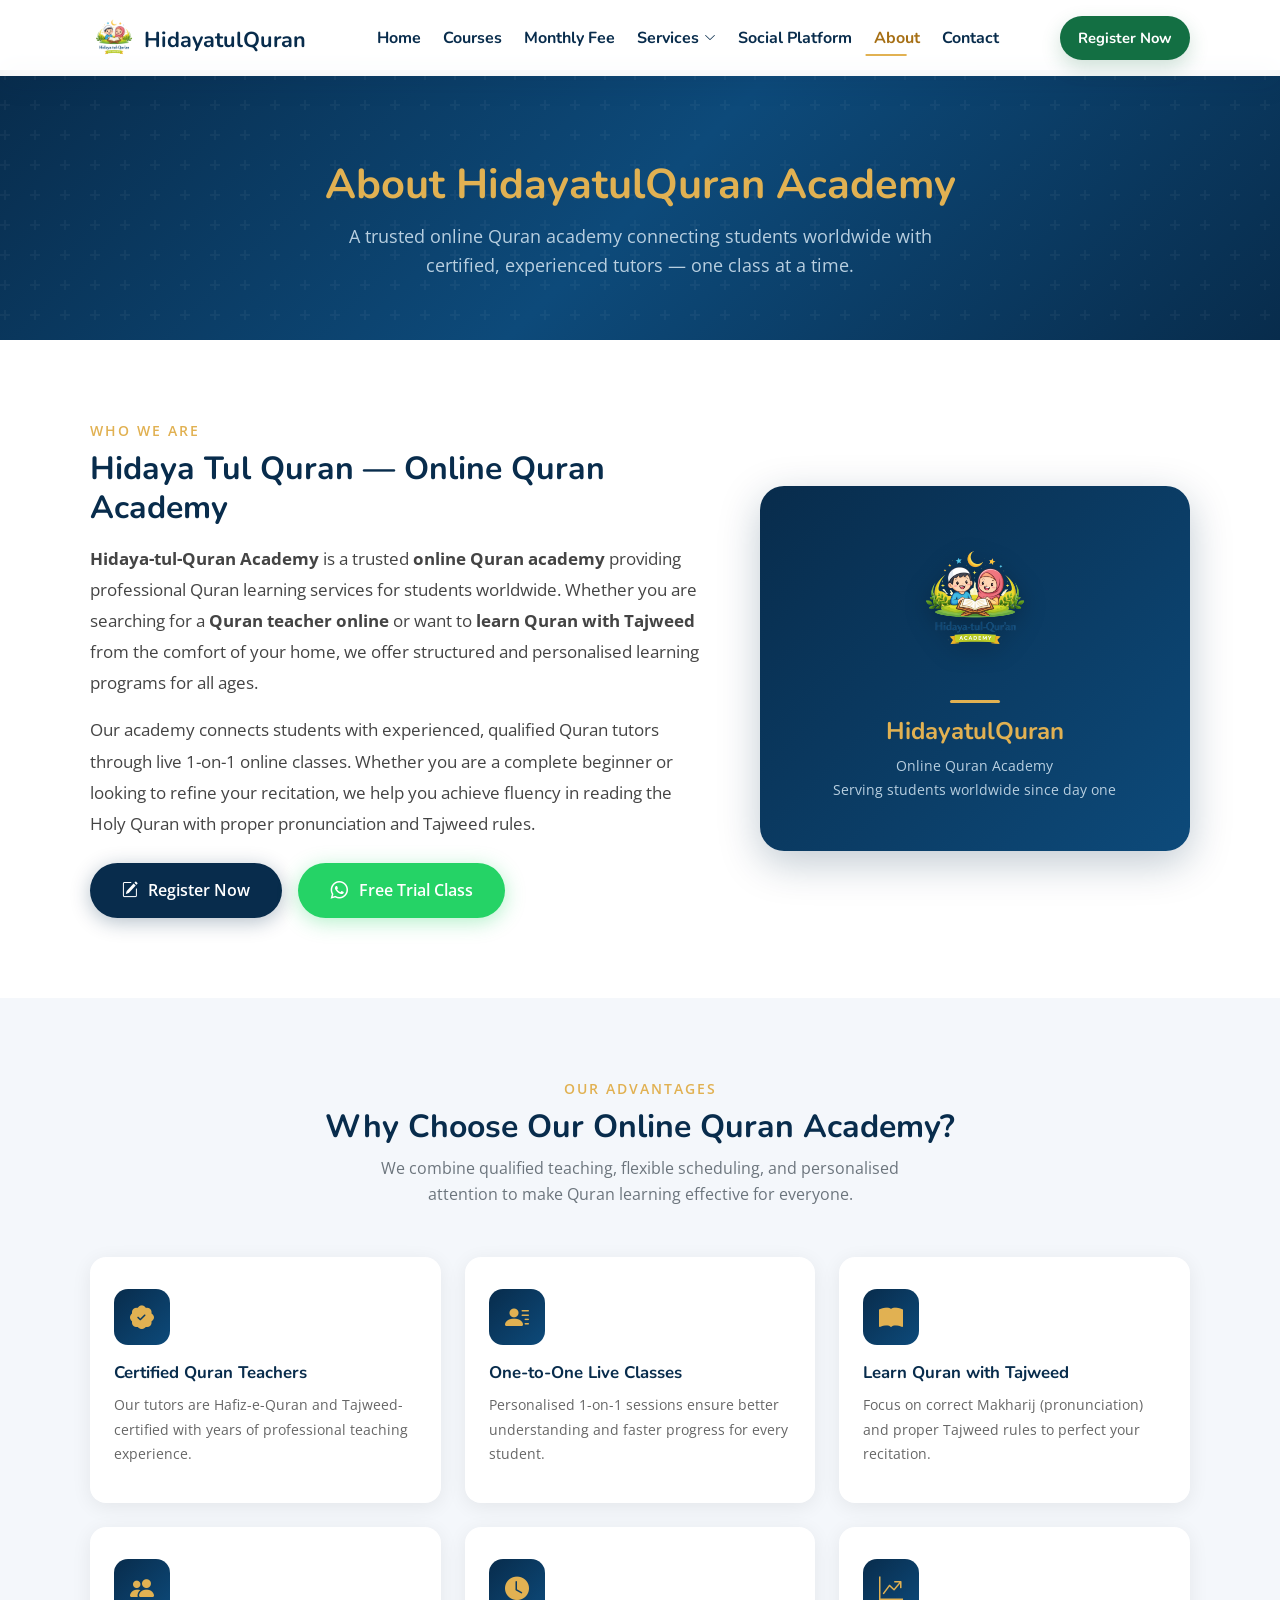
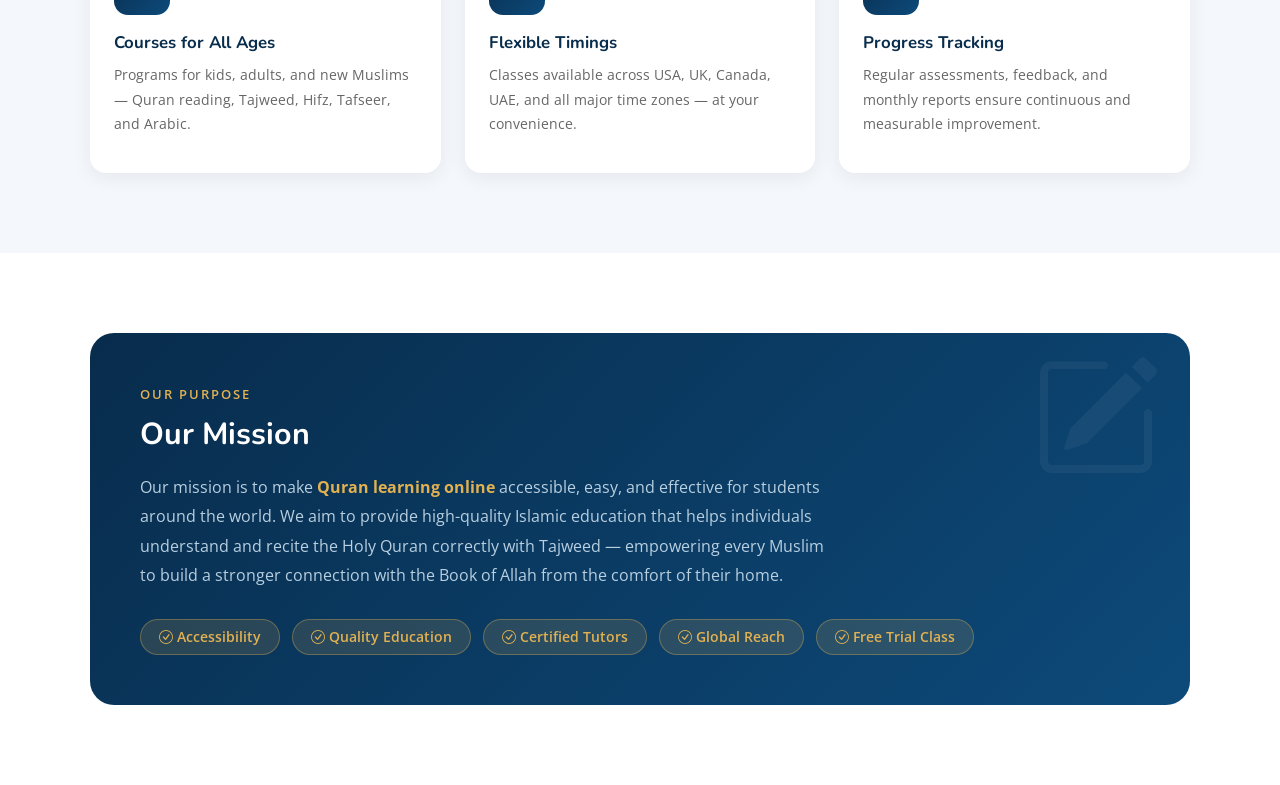
<file: about.html>
<!DOCTYPE html>
<html lang="en">

<head>
  <meta charset="utf-8">
  <meta content="width=device-width, initial-scale=1.0" name="viewport">

  <link rel="preconnect" href="https://fonts.googleapis.com">
  <link rel="preconnect" href="https://fonts.gstatic.com" crossorigin>

  <title>About HidayatulQuran Academy — Certified Online Quran Tutors</title>
  <meta name="description"
    content="Learn about HidayatulQuran Academy — a trusted online Quran academy with certified male and female tutors offering 1-on-1 live Quran classes for kids and adults worldwide.">
  <link rel="canonical" href="https://www.hidayatulquran.com/about.html">
  <meta name="robots" content="index, follow">
  <meta name="author" content="HidayatulQuran Academy">

  <meta property="og:title" content="About HidayatulQuran Academy — Certified Online Quran Tutors">
  <meta property="og:description" content="Learn about HidayatulQuran Academy — certified male and female Quran tutors offering live 1-on-1 online Quran classes for kids and adults in USA, UK, Canada and worldwide.">
  <meta property="og:type" content="website">
  <meta property="og:url" content="https://www.hidayatulquran.com/about.html">
  <meta property="og:image" content="https://www.hidayatulquran.com/assets/img/hidayatulquran1.png">
  <meta property="og:site_name" content="HidayatulQuran Academy">

  <meta name="twitter:card" content="summary_large_image">
  <meta name="twitter:title" content="About HidayatulQuran Academy — Certified Online Quran Tutors">
  <meta name="twitter:description" content="Certified male and female Quran tutors offering live 1-on-1 online Quran classes for kids and adults in USA, UK, Canada and worldwide.">
  <meta name="twitter:image" content="https://www.hidayatulquran.com/assets/img/hidayatulquran1.png">

  <link rel="alternate" hreflang="en-us" href="https://www.hidayatulquran.com/about.html">
  <link rel="alternate" hreflang="en-gb" href="https://www.hidayatulquran.com/about.html">
  <link rel="alternate" hreflang="en-ca" href="https://www.hidayatulquran.com/about.html">
  <link rel="alternate" hreflang="en-ae" href="https://www.hidayatulquran.com/about.html">
  <link rel="alternate" hreflang="en-au" href="https://www.hidayatulquran.com/about.html">
  <link rel="alternate" hreflang="x-default" href="https://www.hidayatulquran.com/about.html">

  <script type="application/ld+json">
  {
    "@context": "https://schema.org",
    "@type": "AboutPage",
    "name": "About HidayatulQuran Academy",
    "url": "https://www.hidayatulquran.com/about.html",
    "description": "HidayatulQuran Academy is a certified online Quran academy offering 1-on-1 live Quran classes with qualified male and female tutors for kids and adults in USA, UK, Canada, UAE and worldwide.",
    "breadcrumb": {
      "@type": "BreadcrumbList",
      "itemListElement": [
        {"@type": "ListItem", "position": 1, "name": "Home", "item": "https://www.hidayatulquran.com/"},
        {"@type": "ListItem", "position": 2, "name": "About", "item": "https://www.hidayatulquran.com/about.html"}
      ]
    }
  }
  </script>

  <!-- Favicons -->
  <link href="assets/img/hidayatulquran1.png" rel="icon" type="image/png">
  <link href="assets/img/hidayatulquran1.png" rel="apple-touch-icon">

  <!-- Google Fonts -->
  <link rel="preload" as="style" onload="this.onload=null;this.rel='stylesheet'" href="https://fonts.googleapis.com/css?family=Open+Sans:300,300i,400,400i,600,600i,700,700i|Nunito:300,300i,400,400i,600,600i,700,700i|Poppins:300,300i,400,400i,500,500i,600,600i,700,700i">
  <noscript><link rel="stylesheet" href="https://fonts.googleapis.com/css?family=Open+Sans:300,300i,400,400i,600,600i,700,700i|Nunito:300,300i,400,400i,600,600i,700,700i|Poppins:300,300i,400,400i,500,500i,600,600i,700,700i"></noscript>

  <!-- Vendor CSS Files -->
  <link href="assets/vendor/bootstrap/css/bootstrap.min.css" rel="stylesheet">
  <link href="assets/vendor/bootstrap-icons/bootstrap-icons.css" rel="stylesheet">
  <link href="assets/vendor/aos/aos.css" rel="stylesheet">
  <link href="assets/vendor/remixicon/remixicon.css" rel="stylesheet">
  <link href="assets/vendor/swiper/swiper-bundle.min.css" rel="stylesheet">
  <link href="assets/vendor/glightbox/css/glightbox.min.css" rel="stylesheet">

  <!-- Template Main CSS File -->
  <link href="assets/css/style.css?v=20260530-12" rel="stylesheet">

  <style>
    /* ---- Hero ---- */
    .about-hero {
      background: linear-gradient(135deg, #082c4c 0%, #0d4a7a 50%, #082c4c 100%);
      padding: 90px 0 60px;
      text-align: center;
      position: relative;
      overflow: hidden;
    }
    .about-hero::before {
      content: "";
      position: absolute;
      inset: 0;
      background: url("data:image/svg+xml,%3Csvg width='60' height='60' viewBox='0 0 60 60' xmlns='http://www.w3.org/2000/svg'%3E%3Cg fill='none' fill-rule='evenodd'%3E%3Cg fill='%23ffffff' fill-opacity='0.04'%3E%3Cpath d='M36 34v-4h-2v4h-4v2h4v4h2v-4h4v-2h-4zm0-30V0h-2v4h-4v2h4v4h2V6h4V4h-4zM6 34v-4H4v4H0v2h4v4h2v-4h4v-2H6zM6 4V0H4v4H0v2h4v4h2V6h4V4H6z'/%3E%3C/g%3E%3C/g%3E%3C/svg%3E");
    }
    .about-hero h1 {
      color: #E1B152;
      font-size: 2.6rem;
      font-weight: 700;
      margin-bottom: 12px;
      position: relative;
    }
    .about-hero p {
      color: #b8cfe0;
      font-size: 1.1rem;
      max-width: 600px;
      margin: 0 auto;
      position: relative;
    }

    /* ---- About Story ---- */
    .about-story {
      padding: 80px 0;
      background: #fff;
    }
    .about-story .section-label {
      font-size: 0.85rem;
      font-weight: 600;
      letter-spacing: 2px;
      text-transform: uppercase;
      color: #E1B152;
      margin-bottom: 8px;
    }
    .about-story h2 {
      font-size: 2rem;
      font-weight: 700;
      color: #082c4c;
      margin-bottom: 16px;
    }
    .about-story .lead-text {
      font-size: 1.05rem;
      color: #444;
      line-height: 1.85;
      margin-bottom: 16px;
    }
    .about-story .logo-card {
      background: linear-gradient(135deg, #082c4c 0%, #0d4a7a 100%);
      border-radius: 24px;
      padding: 50px 30px;
      text-align: center;
      height: 100%;
      display: flex;
      flex-direction: column;
      align-items: center;
      justify-content: center;
      box-shadow: 0 12px 40px rgba(8,44,76,0.25);
    }
    .about-story .logo-card img {
      width: 130px;
      margin-bottom: 20px;
      filter: drop-shadow(0 4px 12px rgba(0,0,0,0.3));
    }
    .about-story .logo-card h3 {
      color: #E1B152;
      font-size: 1.5rem;
      font-weight: 700;
      margin-bottom: 8px;
    }
    .about-story .logo-card p {
      color: #b8cfe0;
      font-size: 0.9rem;
      margin: 0;
    }
    .about-story .logo-card .divider {
      width: 50px;
      height: 3px;
      background: #E1B152;
      border-radius: 2px;
      margin: 14px auto;
    }

    /* ---- Stats ---- */
    .stats-section {
      background: linear-gradient(135deg, #082c4c 0%, #0d4a7a 100%);
      padding: 60px 0;
    }
    .stat-item {
      text-align: center;
      padding: 20px 10px;
    }
    .stat-item .stat-number {
      font-size: 2.8rem;
      font-weight: 800;
      color: #E1B152;
      line-height: 1;
      margin-bottom: 6px;
    }
    .stat-item .stat-label {
      color: #b8cfe0;
      font-size: 0.95rem;
      font-weight: 500;
    }
    .stat-divider {
      width: 1px;
      background: rgba(255,255,255,0.15);
      align-self: stretch;
    }

    /* ---- Why Choose ---- */
    .why-section {
      background: #f4f7fb;
      padding: 80px 0;
    }
    .why-section .section-label {
      font-size: 0.85rem;
      font-weight: 600;
      letter-spacing: 2px;
      text-transform: uppercase;
      color: #E1B152;
      margin-bottom: 8px;
    }
    .why-section h2 {
      font-size: 2rem;
      font-weight: 700;
      color: #082c4c;
      margin-bottom: 8px;
    }
    .why-section .subtitle {
      color: #6c757d;
      max-width: 520px;
      margin: 0 auto 50px;
    }
    .feature-card {
      background: #fff;
      border-radius: 16px;
      padding: 32px 24px;
      height: 100%;
      box-shadow: 0 4px 20px rgba(0,0,0,0.07);
      transition: transform 0.3s ease, box-shadow 0.3s ease;
      border-bottom: 4px solid transparent;
    }
    .feature-card:hover {
      transform: translateY(-6px);
      box-shadow: 0 12px 35px rgba(0,0,0,0.13);
      border-bottom-color: #E1B152;
    }
    .feature-card .icon-wrap {
      width: 56px;
      height: 56px;
      background: linear-gradient(135deg, #082c4c, #0d4a7a);
      border-radius: 14px;
      display: flex;
      align-items: center;
      justify-content: center;
      font-size: 1.5rem;
      color: #E1B152;
      margin-bottom: 18px;
    }
    .feature-card h4 {
      font-size: 1.05rem;
      font-weight: 700;
      color: #082c4c;
      margin-bottom: 10px;
    }
    .feature-card p {
      font-size: 0.9rem;
      color: #666;
      margin: 0;
      line-height: 1.7;
    }

    /* ---- Mission ---- */
    .mission-section {
      padding: 80px 0;
      background: #fff;
    }
    .mission-card {
      background: linear-gradient(135deg, #082c4c 0%, #0d4a7a 100%);
      border-radius: 24px;
      padding: 50px 50px;
      position: relative;
      overflow: hidden;
    }
    .mission-card::before {
      content: "\F4CA";
      font-family: "bootstrap-icons";
      position: absolute;
      right: 30px;
      top: 20px;
      font-size: 8rem;
      color: rgba(255,255,255,0.05);
      line-height: 1;
    }
    .mission-card .section-label {
      font-size: 0.8rem;
      font-weight: 600;
      letter-spacing: 2px;
      text-transform: uppercase;
      color: #E1B152;
      margin-bottom: 10px;
    }
    .mission-card h2 {
      font-size: 1.9rem;
      font-weight: 700;
      color: #fff;
      margin-bottom: 20px;
    }
    .mission-card p {
      color: #b8cfe0;
      font-size: 1rem;
      line-height: 1.85;
      margin: 0;
      max-width: 700px;
    }
    .mission-card .mission-values {
      display: flex;
      flex-wrap: wrap;
      gap: 12px;
      margin-top: 28px;
    }
    .mission-card .mission-values span {
      background: rgba(225,177,82,0.15);
      border: 1px solid rgba(225,177,82,0.35);
      color: #E1B152;
      border-radius: 30px;
      padding: 6px 18px;
      font-size: 0.85rem;
      font-weight: 600;
    }

    /* ---- CTA Strip ---- */
    .cta-strip {
      background: linear-gradient(135deg, #082c4c 0%, #0d4a7a 100%);
      padding: 60px 0;
      text-align: center;
    }
    .cta-strip h2 {
      color: #E1B152;
      font-size: 1.8rem;
      font-weight: 700;
      margin-bottom: 12px;
    }
    .cta-strip p {
      color: #b8cfe0;
      font-size: 1rem;
      margin-bottom: 28px;
    }
    .btn-wa {
      background: #25d366;
      color: #fff;
      font-weight: 600;
      padding: 13px 32px;
      border-radius: 50px;
      font-size: 1rem;
      text-decoration: none;
      display: inline-flex;
      align-items: center;
      gap: 10px;
      transition: background 0.2s, transform 0.2s;
      box-shadow: 0 4px 20px rgba(37,211,102,0.35);
    }
    .btn-wa:hover {
      background: #1da851;
      transform: translateY(-2px);
      color: #fff;
    }
  </style>
</head>

<body>

  <!-- ======= Header ======= -->
  <header id="header" class="header fixed-top" role="banner">
    <div class="container-fluid container-xl d-flex align-items-center justify-content-between">
      <a href="index.html" class="logo d-flex align-items-center" aria-label="HidayatulQuran Academy home">
        <img src="assets/img/hidayatulquran1.png" alt="HidayatulQuran Academy logo">
        <span>HidayatulQuran</span>
      </a>
      <nav id="navbar" class="navbar" aria-label="Primary navigation">
        <ul>
          <li><a href="index.html">Home</a></li>
          <li><a href="index.html#QuranCourses">Courses</a></li>
          <li><a href="index.html#MonthlyFee">Monthly Fee</a></li>
          <li class="dropdown"><a href="#" aria-haspopup="true" aria-expanded="false"><span>Services</span> <i class="bi bi-chevron-down"></i></a>
            <ul>
              <li><a href="enrollment-process.html">Enrollment Process</a></li>
              <li class="dropdown"><a href="#" aria-haspopup="true" aria-expanded="false"><span>Specialities</span> <i class="bi bi-chevron-right"></i></a>
                <ul>
                  <li><a href="index.html#features">Why Choose</a></li>
                  <li><a href="index.html#OurTeachingMethod">Our Teaching Method</a></li>
                  <li><a href="empowering-through-quranic-learning.html">Empowering Students</a></li>
                </ul>
              </li>
              <li><a href="faq.html">F.A.Q</a></li>
            </ul>
          </li>
          <li><a href="socialPlatforms.html">Social Platform</a></li>
          <li><a class="active" href="about.html">About</a></li>
          <li><a href="index.html#contact">Contact</a></li>
        </ul>
        <button class="mobile-nav-toggle bi bi-list" type="button" aria-label="Open navigation menu"
          aria-controls="navbar" aria-expanded="false"></button>
      </nav>
      <a href="registration.html" class="header-register">Register Now</a>
    </div>
  </header>

  <main id="main">

    <!-- ======= Hero Banner ======= -->
    <section class="about-hero" style="margin-top: 70px;">
      <div class="container">
        <h1 data-aos="fade-down">About HidayatulQuran Academy</h1>
        <p data-aos="fade-up" data-aos-delay="100">A trusted online Quran academy connecting students worldwide with certified, experienced tutors — one class at a time.</p>
      </div>
    </section>

    <!-- ======= About Story ======= -->
    <section class="about-story">
      <div class="container">
        <div class="row align-items-center g-5">

          <div class="col-lg-7" data-aos="fade-right">
            <p class="section-label">Who We Are</p>
            <h2>Hidaya Tul Quran — Online Quran Academy</h2>
            <p class="lead-text">
              <strong>Hidaya-tul-Quran Academy</strong> is a trusted <strong>online Quran academy</strong> providing
              professional Quran learning services for students worldwide. Whether you are searching for a
              <strong>Quran teacher online</strong> or want to <strong>learn Quran with Tajweed</strong> from the
              comfort of your home, we offer structured and personalised learning programs for all ages.
            </p>
            <p class="lead-text">
              Our academy connects students with experienced, qualified Quran tutors through live 1-on-1 online classes.
              Whether you are a complete beginner or looking to refine your recitation, we help you achieve fluency in
              reading the Holy Quran with proper pronunciation and Tajweed rules.
            </p>
            <div class="d-flex flex-wrap gap-3 mt-4">
              <a href="registration.html" class="btn-wa" style="background: #082c4c; box-shadow: 0 4px 20px rgba(8,44,76,0.3);">
                <i class="bi bi-pencil-square"></i> Register Now
              </a>
              <a href="https://wa.me/923365398542?text=Assalamu%20Alaikum%2C%20I%20want%20to%20book%20a%20free%20trial%20Quran%20class."
                target="_blank" rel="noopener noreferrer" class="btn-wa">
                <i class="bi bi-whatsapp" style="font-size: 1.1rem;"></i> Free Trial Class
              </a>
            </div>
          </div>

          <div class="col-lg-5" data-aos="fade-left" data-aos-delay="100">
            <div class="logo-card">
              <img src="assets/img/hidayatulquran1.png" alt="HidayatulQuran Academy Logo">
              <div class="divider"></div>
              <h3>HidayatulQuran</h3>
              <p>Online Quran Academy<br>Serving students worldwide since day one</p>
            </div>
          </div>

        </div>
      </div>
    </section>

    <!-- ======= Why Choose Us ======= -->
    <section class="why-section">
      <div class="container">
        <div class="text-center" data-aos="fade-up">
          <p class="section-label">Our Advantages</p>
          <h2>Why Choose Our Online Quran Academy?</h2>
          <p class="subtitle">We combine qualified teaching, flexible scheduling, and personalised attention to make Quran learning effective for everyone.</p>
        </div>

        <div class="row g-4">

          <div class="col-md-6 col-lg-4" data-aos="fade-up" data-aos-delay="100">
            <div class="feature-card">
              <div class="icon-wrap"><i class="bi bi-patch-check-fill"></i></div>
              <h4>Certified Quran Teachers</h4>
              <p>Our tutors are Hafiz-e-Quran and Tajweed-certified with years of professional teaching experience.</p>
            </div>
          </div>

          <div class="col-md-6 col-lg-4" data-aos="fade-up" data-aos-delay="150">
            <div class="feature-card">
              <div class="icon-wrap"><i class="bi bi-person-lines-fill"></i></div>
              <h4>One-to-One Live Classes</h4>
              <p>Personalised 1-on-1 sessions ensure better understanding and faster progress for every student.</p>
            </div>
          </div>

          <div class="col-md-6 col-lg-4" data-aos="fade-up" data-aos-delay="200">
            <div class="feature-card">
              <div class="icon-wrap"><i class="bi bi-book-fill"></i></div>
              <h4>Learn Quran with Tajweed</h4>
              <p>Focus on correct Makharij (pronunciation) and proper Tajweed rules to perfect your recitation.</p>
            </div>
          </div>

          <div class="col-md-6 col-lg-4" data-aos="fade-up" data-aos-delay="250">
            <div class="feature-card">
              <div class="icon-wrap"><i class="bi bi-people-fill"></i></div>
              <h4>Courses for All Ages</h4>
              <p>Programs for kids, adults, and new Muslims — Quran reading, Tajweed, Hifz, Tafseer, and Arabic.</p>
            </div>
          </div>

          <div class="col-md-6 col-lg-4" data-aos="fade-up" data-aos-delay="300">
            <div class="feature-card">
              <div class="icon-wrap"><i class="bi bi-clock-fill"></i></div>
              <h4>Flexible Timings</h4>
              <p>Classes available across USA, UK, Canada, UAE, and all major time zones — at your convenience.</p>
            </div>
          </div>

          <div class="col-md-6 col-lg-4" data-aos="fade-up" data-aos-delay="350">
            <div class="feature-card">
              <div class="icon-wrap"><i class="bi bi-graph-up"></i></div>
              <h4>Progress Tracking</h4>
              <p>Regular assessments, feedback, and monthly reports ensure continuous and measurable improvement.</p>
            </div>
          </div>

        </div>
      </div>
    </section>

    <!-- ======= Mission ======= -->
    <section class="mission-section">
      <div class="container" data-aos="fade-up">
        <div class="mission-card">
          <p class="section-label">Our Purpose</p>
          <h2>Our Mission</h2>
          <p>
            Our mission is to make <strong style="color:#E1B152;">Quran learning online</strong> accessible, easy, and
            effective for students around the world. We aim to provide high-quality Islamic education that helps
            individuals understand and recite the Holy Quran correctly with Tajweed — empowering every Muslim to
            build a stronger connection with the Book of Allah from the comfort of their home.
          </p>
          <div class="mission-values">
            <span><i class="bi bi-check-circle me-1"></i>Accessibility</span>
            <span><i class="bi bi-check-circle me-1"></i>Quality Education</span>
            <span><i class="bi bi-check-circle me-1"></i>Certified Tutors</span>
            <span><i class="bi bi-check-circle me-1"></i>Global Reach</span>
            <span><i class="bi bi-check-circle me-1"></i>Free Trial Class</span>
          </div>
        </div>
      </div>
    </section>

  </main><!-- End #main -->


  <div class="back-to-top d-flex align-items-center"
    style="padding: 30px; flex-direction: column; justify-content: flex-end; background-color: transparent; padding: 0px;">

    <div
      style="background-color: #169344; margin-bottom: 15px; padding: 10px; border-top-right-radius: 10px; border-top-left-radius: 0px;">
      <a href="https://wa.me/923365398542?text=Assalamu%20Alaikum%2C%20I%20want%20to%20book%20a%20free%20trial%20Quran%20class." target="_blank">
        <i class="bi bi-whatsapp"></i>
      </a>
    </div>

    <div
      style="background-color: #3b51e0; margin-bottom: 0px; padding: 10px; border-bottom-left-radius: 10px; border-bottom-right-radius: 0px;">
      <a href="#">
        <i class="bi bi-arrow-up-short"></i>
      </a>
    </div>
  </div>

  <!-- Vendor JS Files -->
  <script src="assets/vendor/bootstrap/js/bootstrap.bundle.js"></script>
  <script src="assets/vendor/aos/aos.js"></script>
  <script src="assets/vendor/php-email-form/validate.js"></script>
  <script src="assets/vendor/swiper/swiper-bundle.min.js"></script>
  <script src="assets/vendor/purecounter/purecounter.js"></script>
  <script src="assets/vendor/isotope-layout/isotope.pkgd.min.js"></script>
  <script src="assets/vendor/glightbox/js/glightbox.min.js"></script>

  <!-- Template Main JS File -->
  <script src="assets/js/main.js?v=20260530-4"></script>

</body>

</html>
</file>
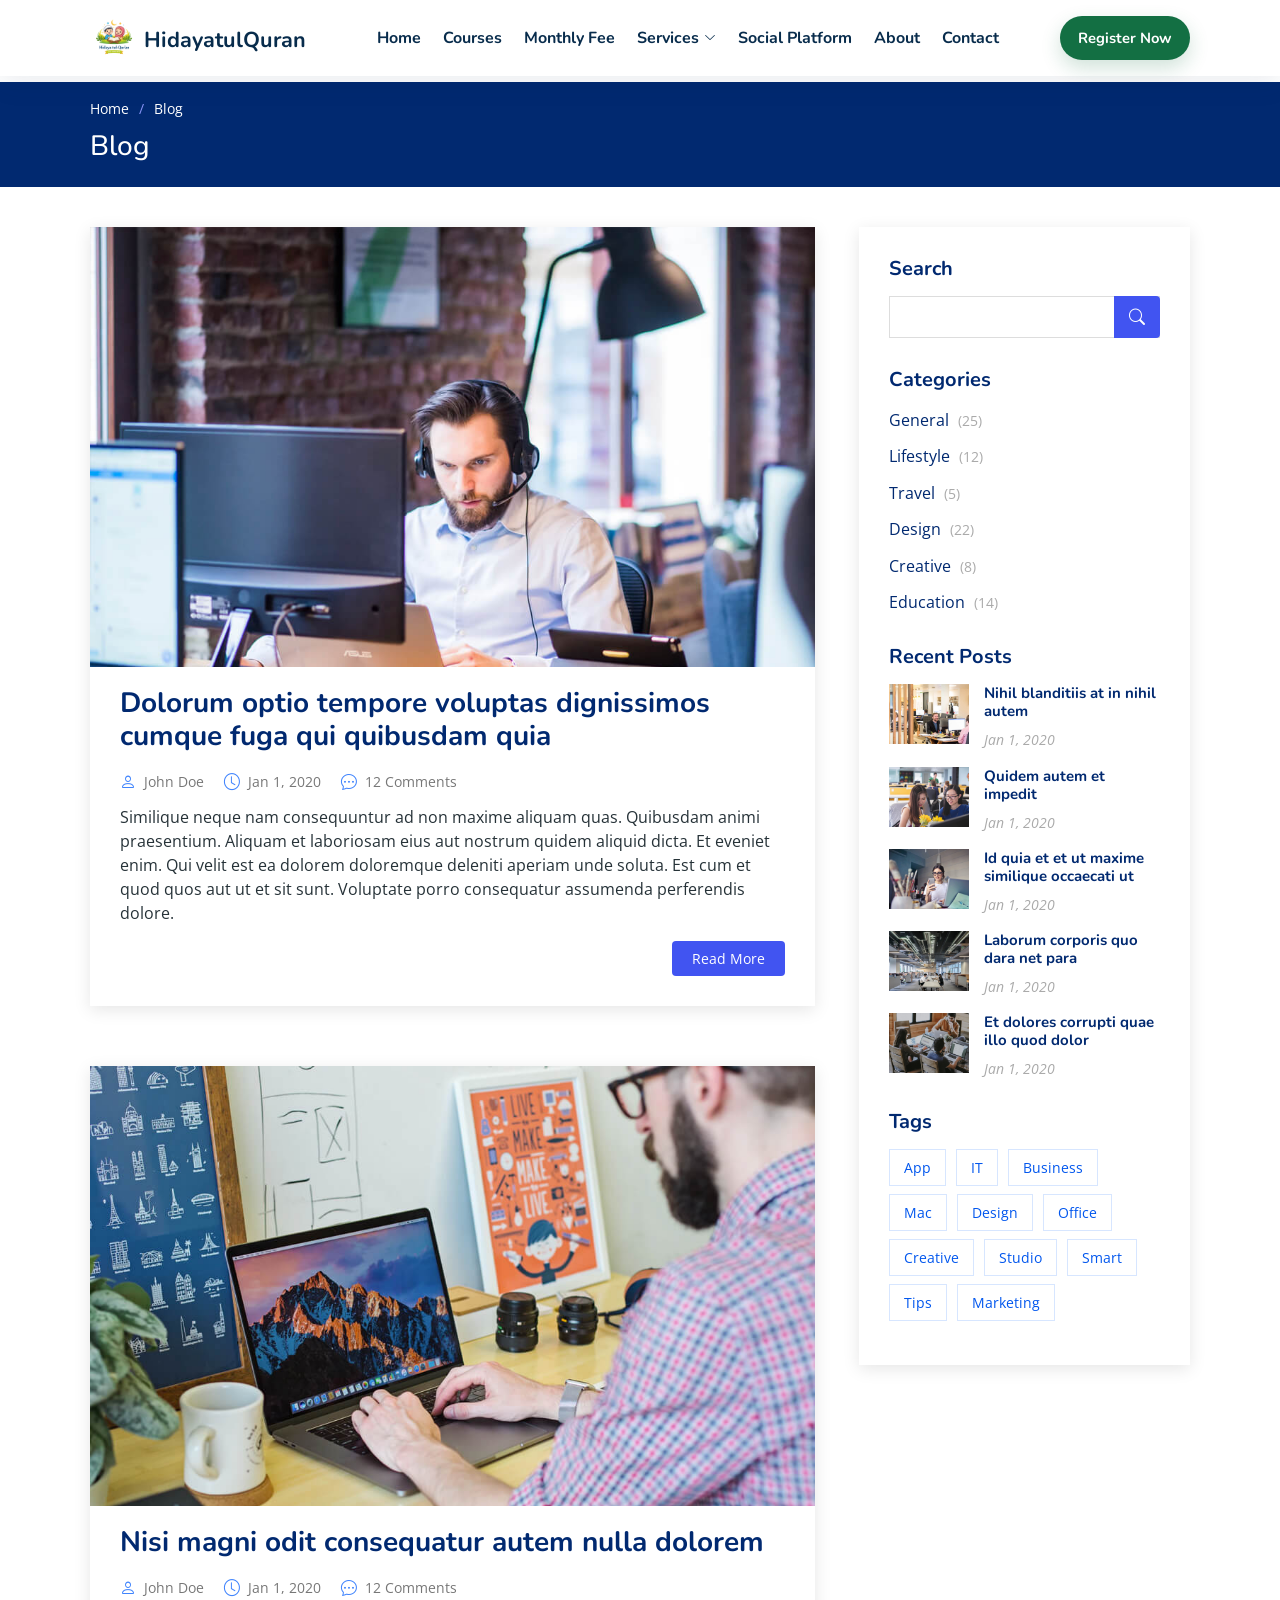
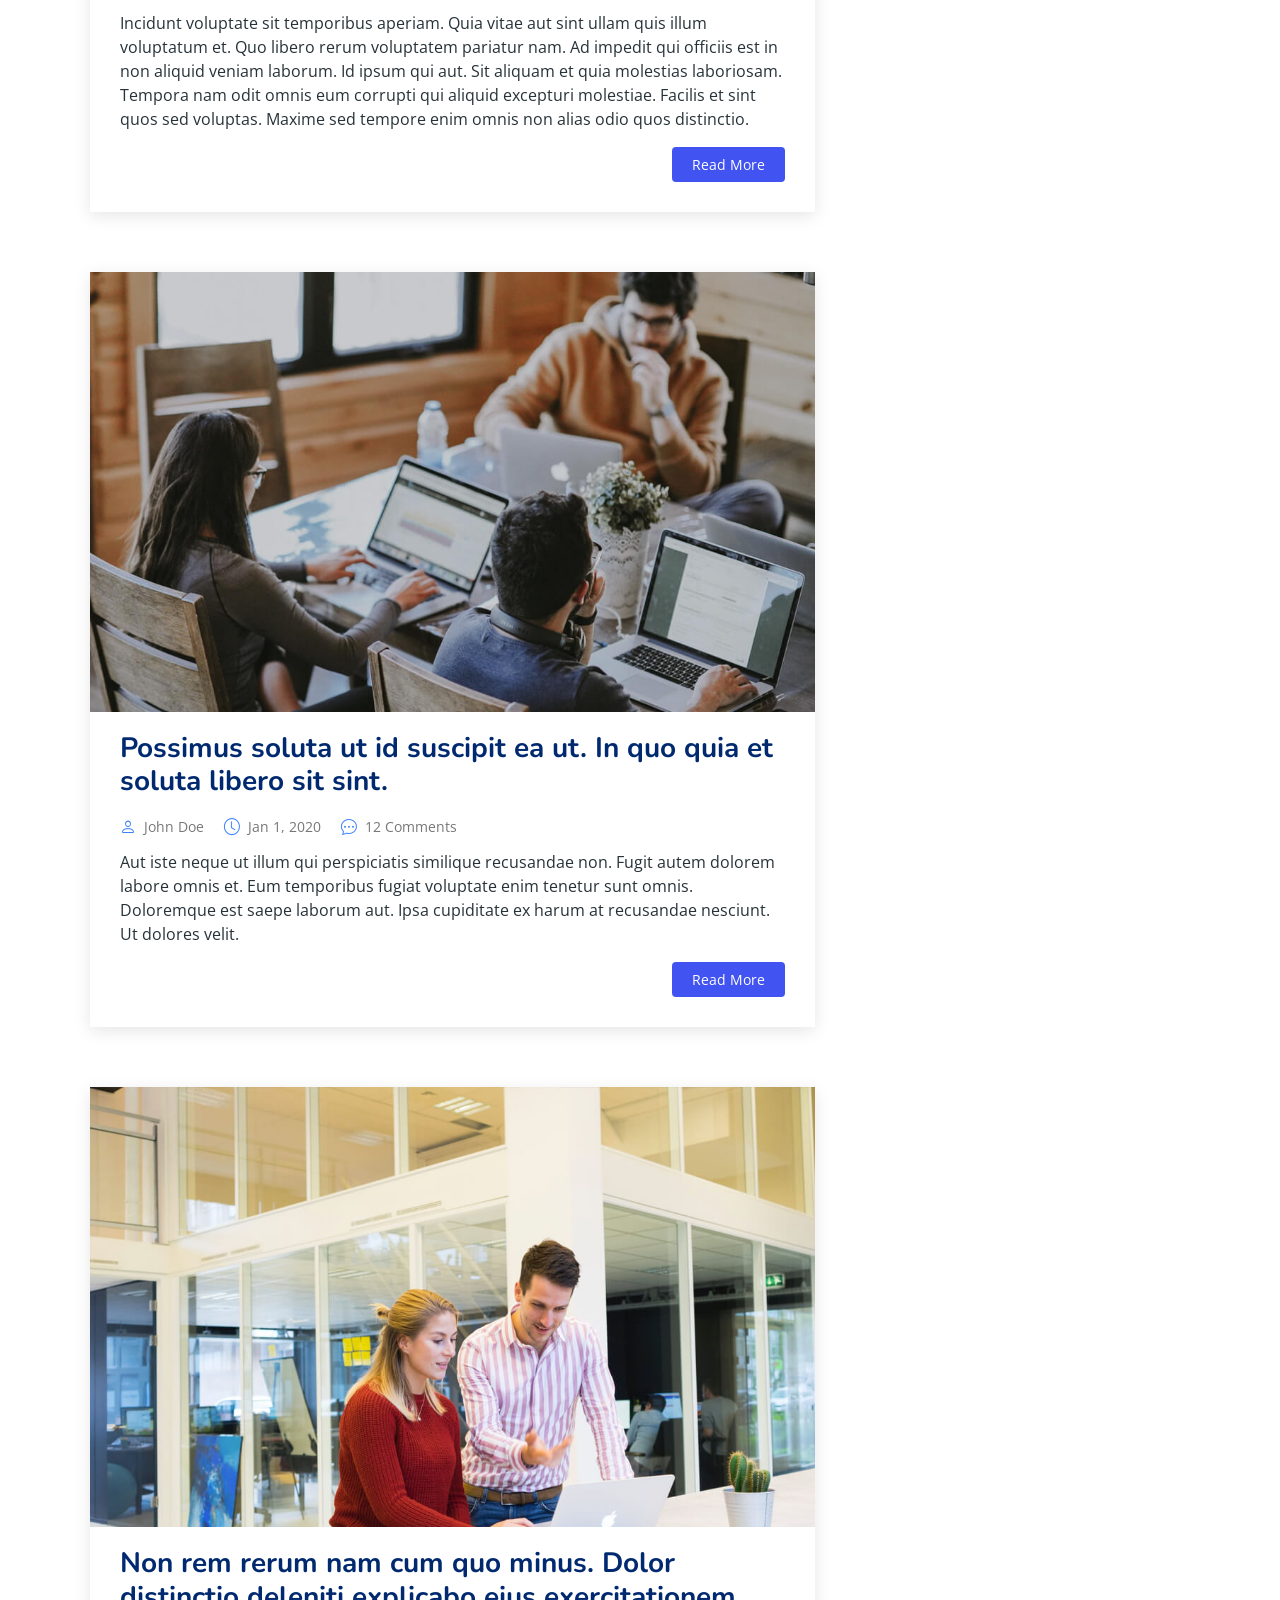
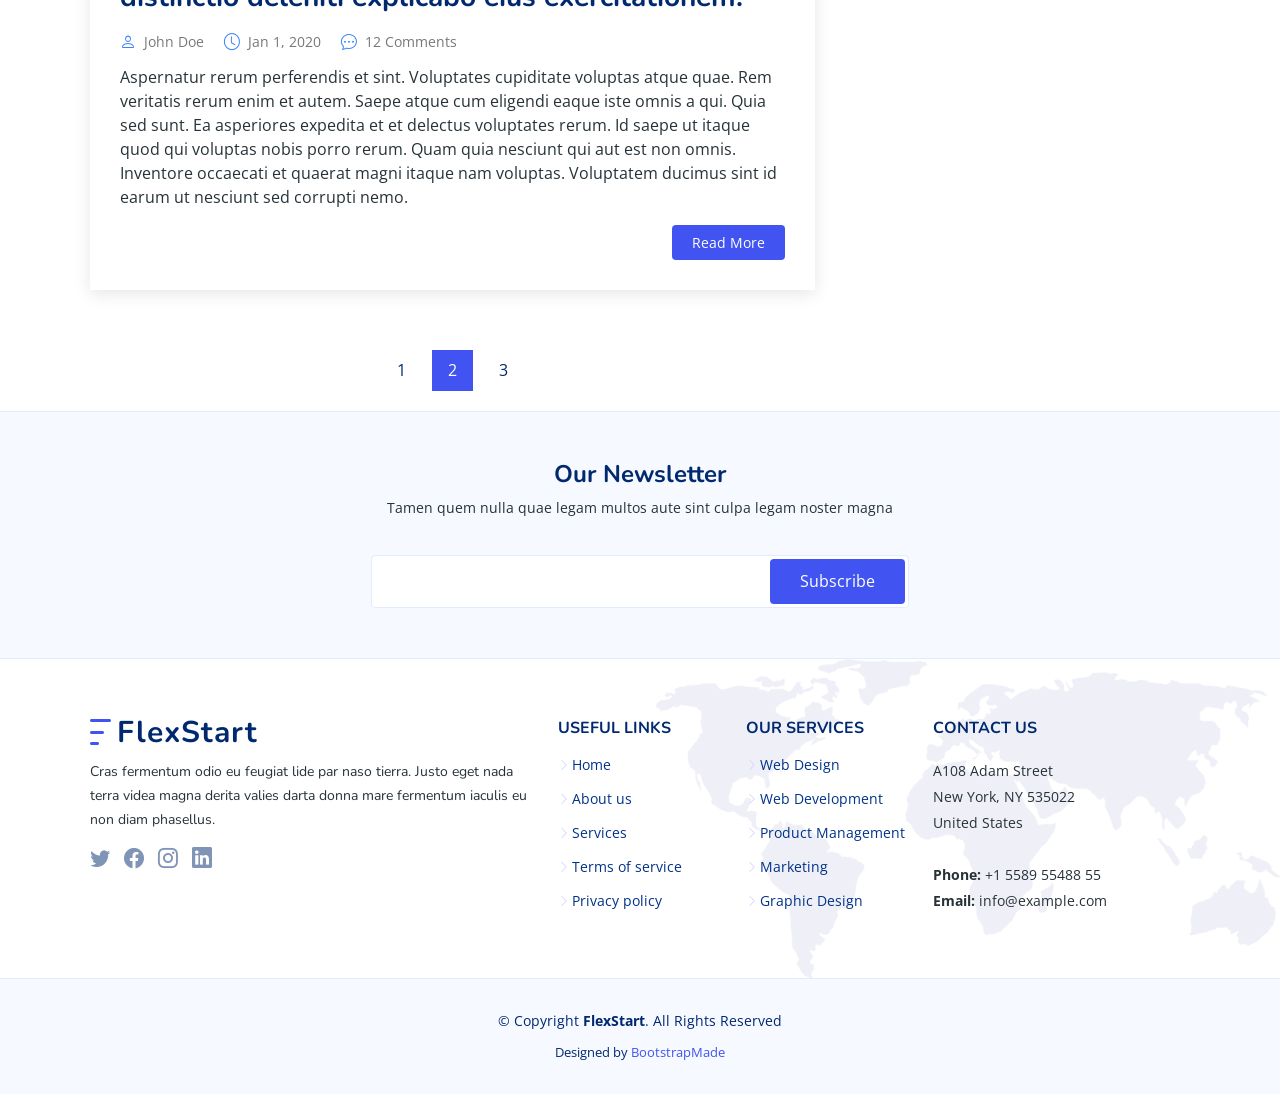
<file: blog.html>
<!DOCTYPE html>
<html lang="en">

<head>
  <meta charset="utf-8">
  <meta content="width=device-width, initial-scale=1.0" name="viewport">

  <title>Blog - HidayatulQuran Academy</title>
  <meta name="description" content="Read the latest Islamic articles, Quran learning tips, and updates from HidayatulQuran Academy.">
  <meta name="keywords" content="HidayatulQuran blog, Quran learning tips, Islamic articles, online Quran academy, Tajweed">

  <!-- Favicons -->
  <link href="assets/img/hidayatulquran1.png" rel="icon">
  <link href="assets/img/hidayatulquran1.png" rel="apple-touch-icon">

  <!-- Google Fonts -->
  <link href="https://fonts.googleapis.com/css?family=Open+Sans:300,300i,400,400i,600,600i,700,700i|Nunito:300,300i,400,400i,600,600i,700,700i|Poppins:300,300i,400,400i,500,500i,600,600i,700,700i" rel="stylesheet">

  <!-- Vendor CSS Files -->
  <link href="assets/vendor/bootstrap/css/bootstrap.min.css" rel="stylesheet">
  <link href="assets/vendor/bootstrap-icons/bootstrap-icons.css" rel="stylesheet">
  <link href="assets/vendor/aos/aos.css" rel="stylesheet">
  <link href="assets/vendor/remixicon/remixicon.css" rel="stylesheet">
  <link href="assets/vendor/swiper/swiper-bundle.min.css" rel="stylesheet">
  <link href="assets/vendor/glightbox/css/glightbox.min.css" rel="stylesheet">

  <!-- Template Main CSS File -->
  <link href="assets/css/style.css?v=20260530-12" rel="stylesheet">

  <!-- =======================================================
  * Template Name: FlexStart - v1.4.0
  * Template URL: https://bootstrapmade.com/flexstart-bootstrap-startup-template/
  * Author: BootstrapMade.com
  * License: https://bootstrapmade.com/license/
  ======================================================== -->
</head>

<body>

  <!-- ======= Header ======= -->
  <header id="header" class="header fixed-top" role="banner">
    <div class="container-fluid container-xl d-flex align-items-center justify-content-between">
      <a href="index.html" class="logo d-flex align-items-center" aria-label="HidayatulQuran Academy home">
        <img src="assets/img/hidayatulquran1.png" alt="HidayatulQuran Academy logo">
        <span>HidayatulQuran</span>
      </a>
      <nav id="navbar" class="navbar" aria-label="Primary navigation">
        <ul>
          <li><a href="index.html">Home</a></li>
          <li><a href="index.html#QuranCourses">Courses</a></li>
          <li><a href="index.html#MonthlyFee">Monthly Fee</a></li>
          <li class="dropdown"><a href="#" aria-haspopup="true" aria-expanded="false"><span>Services</span> <i class="bi bi-chevron-down"></i></a>
            <ul>
              <li><a href="enrollment-process.html">Enrollment Process</a></li>
              <li class="dropdown"><a href="#" aria-haspopup="true" aria-expanded="false"><span>Specialities</span> <i class="bi bi-chevron-right"></i></a>
                <ul>
                  <li><a href="index.html#features">Why Choose</a></li>
                  <li><a href="index.html#OurTeachingMethod">Our Teaching Method</a></li>
                  <li><a href="empowering-through-quranic-learning.html">Empowering Students</a></li>
                </ul>
              </li>
              <li><a href="faq.html">F.A.Q</a></li>
            </ul>
          </li>
          <li><a href="socialPlatforms.html">Social Platform</a></li>
          <li><a href="about.html">About</a></li>
          <li><a href="index.html#contact">Contact</a></li>
        </ul>
        <button class="mobile-nav-toggle bi bi-list" type="button" aria-label="Open navigation menu"
          aria-controls="navbar" aria-expanded="false"></button>
      </nav>
      <a href="registration.html" class="header-register">Register Now</a>
    </div>
  </header>

  <main id="main">

    <!-- ======= Breadcrumbs ======= -->
    <section class="breadcrumbs">
      <div class="container">

        <ol>
          <li><a href="index.html">Home</a></li>
          <li>Blog</li>
        </ol>
        <h2>Blog</h2>

      </div>
    </section><!-- End Breadcrumbs -->

    <!-- ======= Blog Section ======= -->
    <section id="blog" class="blog">
      <div class="container" data-aos="fade-up">

        <div class="row">

          <div class="col-lg-8 entries">

            <article class="entry">

              <div class="entry-img">
                <img src="assets/img/blog/blog-1.jpg" alt="" class="img-fluid">
              </div>

              <h2 class="entry-title">
                <a href="blog-single.html">Dolorum optio tempore voluptas dignissimos cumque fuga qui quibusdam quia</a>
              </h2>

              <div class="entry-meta">
                <ul>
                  <li class="d-flex align-items-center"><i class="bi bi-person"></i> <a href="blog-single.html">John Doe</a></li>
                  <li class="d-flex align-items-center"><i class="bi bi-clock"></i> <a href="blog-single.html"><time datetime="2020-01-01">Jan 1, 2020</time></a></li>
                  <li class="d-flex align-items-center"><i class="bi bi-chat-dots"></i> <a href="blog-single.html">12 Comments</a></li>
                </ul>
              </div>

              <div class="entry-content">
                <p>
                  Similique neque nam consequuntur ad non maxime aliquam quas. Quibusdam animi praesentium. Aliquam et laboriosam eius aut nostrum quidem aliquid dicta.
                  Et eveniet enim. Qui velit est ea dolorem doloremque deleniti aperiam unde soluta. Est cum et quod quos aut ut et sit sunt. Voluptate porro consequatur assumenda perferendis dolore.
                </p>
                <div class="read-more">
                  <a href="blog-single.html">Read More</a>
                </div>
              </div>

            </article><!-- End blog entry -->

            <article class="entry">

              <div class="entry-img">
                <img src="assets/img/blog/blog-2.jpg" alt="" class="img-fluid">
              </div>

              <h2 class="entry-title">
                <a href="blog-single.html">Nisi magni odit consequatur autem nulla dolorem</a>
              </h2>

              <div class="entry-meta">
                <ul>
                  <li class="d-flex align-items-center"><i class="bi bi-person"></i> <a href="blog-single.html">John Doe</a></li>
                  <li class="d-flex align-items-center"><i class="bi bi-clock"></i> <a href="blog-single.html"><time datetime="2020-01-01">Jan 1, 2020</time></a></li>
                  <li class="d-flex align-items-center"><i class="bi bi-chat-dots"></i> <a href="blog-single.html">12 Comments</a></li>
                </ul>
              </div>

              <div class="entry-content">
                <p>
                  Incidunt voluptate sit temporibus aperiam. Quia vitae aut sint ullam quis illum voluptatum et. Quo libero rerum voluptatem pariatur nam.
                  Ad impedit qui officiis est in non aliquid veniam laborum. Id ipsum qui aut. Sit aliquam et quia molestias laboriosam. Tempora nam odit omnis eum corrupti qui aliquid excepturi molestiae. Facilis et sint quos sed voluptas. Maxime sed tempore enim omnis non alias odio quos distinctio.
                </p>
                <div class="read-more">
                  <a href="blog-single.html">Read More</a>
                </div>
              </div>

            </article><!-- End blog entry -->

            <article class="entry">

              <div class="entry-img">
                <img src="assets/img/blog/blog-3.jpg" alt="" class="img-fluid">
              </div>

              <h2 class="entry-title">
                <a href="blog-single.html">Possimus soluta ut id suscipit ea ut. In quo quia et soluta libero sit sint.</a>
              </h2>

              <div class="entry-meta">
                <ul>
                  <li class="d-flex align-items-center"><i class="bi bi-person"></i> <a href="blog-single.html">John Doe</a></li>
                  <li class="d-flex align-items-center"><i class="bi bi-clock"></i> <a href="blog-single.html"><time datetime="2020-01-01">Jan 1, 2020</time></a></li>
                  <li class="d-flex align-items-center"><i class="bi bi-chat-dots"></i> <a href="blog-single.html">12 Comments</a></li>
                </ul>
              </div>

              <div class="entry-content">
                <p>
                  Aut iste neque ut illum qui perspiciatis similique recusandae non. Fugit autem dolorem labore omnis et. Eum temporibus fugiat voluptate enim tenetur sunt omnis.
                  Doloremque est saepe laborum aut. Ipsa cupiditate ex harum at recusandae nesciunt. Ut dolores velit.
                </p>
                <div class="read-more">
                  <a href="blog-single.html">Read More</a>
                </div>
              </div>

            </article><!-- End blog entry -->

            <article class="entry">

              <div class="entry-img">
                <img src="assets/img/blog/blog-4.jpg" alt="" class="img-fluid">
              </div>

              <h2 class="entry-title">
                <a href="blog-single.html">Non rem rerum nam cum quo minus. Dolor distinctio deleniti explicabo eius exercitationem.</a>
              </h2>

              <div class="entry-meta">
                <ul>
                  <li class="d-flex align-items-center"><i class="bi bi-person"></i> <a href="blog-single.html">John Doe</a></li>
                  <li class="d-flex align-items-center"><i class="bi bi-clock"></i> <a href="blog-single.html"><time datetime="2020-01-01">Jan 1, 2020</time></a></li>
                  <li class="d-flex align-items-center"><i class="bi bi-chat-dots"></i> <a href="blog-single.html">12 Comments</a></li>
                </ul>
              </div>

              <div class="entry-content">
                <p>
                  Aspernatur rerum perferendis et sint. Voluptates cupiditate voluptas atque quae. Rem veritatis rerum enim et autem. Saepe atque cum eligendi eaque iste omnis a qui.
                  Quia sed sunt. Ea asperiores expedita et et delectus voluptates rerum. Id saepe ut itaque quod qui voluptas nobis porro rerum. Quam quia nesciunt qui aut est non omnis. Inventore occaecati et quaerat magni itaque nam voluptas. Voluptatem ducimus sint id earum ut nesciunt sed corrupti nemo.
                </p>
                <div class="read-more">
                  <a href="blog-single.html">Read More</a>
                </div>
              </div>

            </article><!-- End blog entry -->

            <div class="blog-pagination">
              <ul class="justify-content-center">
                <li><a href="#">1</a></li>
                <li class="active"><a href="#">2</a></li>
                <li><a href="#">3</a></li>
              </ul>
            </div>

          </div><!-- End blog entries list -->

          <div class="col-lg-4">

            <div class="sidebar">

              <h3 class="sidebar-title">Search</h3>
              <div class="sidebar-item search-form">
                <form action="">
                  <input type="text">
                  <button type="submit"><i class="bi bi-search"></i></button>
                </form>
              </div><!-- End sidebar search formn-->

              <h3 class="sidebar-title">Categories</h3>
              <div class="sidebar-item categories">
                <ul>
                  <li><a href="#">General <span>(25)</span></a></li>
                  <li><a href="#">Lifestyle <span>(12)</span></a></li>
                  <li><a href="#">Travel <span>(5)</span></a></li>
                  <li><a href="#">Design <span>(22)</span></a></li>
                  <li><a href="#">Creative <span>(8)</span></a></li>
                  <li><a href="#">Education <span>(14)</span></a></li>
                </ul>
              </div><!-- End sidebar categories-->

              <h3 class="sidebar-title">Recent Posts</h3>
              <div class="sidebar-item recent-posts">
                <div class="post-item clearfix">
                  <img src="assets/img/blog/blog-recent-1.jpg" alt="">
                  <h4><a href="blog-single.html">Nihil blanditiis at in nihil autem</a></h4>
                  <time datetime="2020-01-01">Jan 1, 2020</time>
                </div>

                <div class="post-item clearfix">
                  <img src="assets/img/blog/blog-recent-2.jpg" alt="">
                  <h4><a href="blog-single.html">Quidem autem et impedit</a></h4>
                  <time datetime="2020-01-01">Jan 1, 2020</time>
                </div>

                <div class="post-item clearfix">
                  <img src="assets/img/blog/blog-recent-3.jpg" alt="">
                  <h4><a href="blog-single.html">Id quia et et ut maxime similique occaecati ut</a></h4>
                  <time datetime="2020-01-01">Jan 1, 2020</time>
                </div>

                <div class="post-item clearfix">
                  <img src="assets/img/blog/blog-recent-4.jpg" alt="">
                  <h4><a href="blog-single.html">Laborum corporis quo dara net para</a></h4>
                  <time datetime="2020-01-01">Jan 1, 2020</time>
                </div>

                <div class="post-item clearfix">
                  <img src="assets/img/blog/blog-recent-5.jpg" alt="">
                  <h4><a href="blog-single.html">Et dolores corrupti quae illo quod dolor</a></h4>
                  <time datetime="2020-01-01">Jan 1, 2020</time>
                </div>

              </div><!-- End sidebar recent posts-->

              <h3 class="sidebar-title">Tags</h3>
              <div class="sidebar-item tags">
                <ul>
                  <li><a href="#">App</a></li>
                  <li><a href="#">IT</a></li>
                  <li><a href="#">Business</a></li>
                  <li><a href="#">Mac</a></li>
                  <li><a href="#">Design</a></li>
                  <li><a href="#">Office</a></li>
                  <li><a href="#">Creative</a></li>
                  <li><a href="#">Studio</a></li>
                  <li><a href="#">Smart</a></li>
                  <li><a href="#">Tips</a></li>
                  <li><a href="#">Marketing</a></li>
                </ul>
              </div><!-- End sidebar tags-->

            </div><!-- End sidebar -->

          </div><!-- End blog sidebar -->

        </div>

      </div>
    </section><!-- End Blog Section -->

  </main><!-- End #main -->

  <!-- ======= Footer ======= -->
  <footer id="footer" class="footer">

    <div class="footer-newsletter">
      <div class="container">
        <div class="row justify-content-center">
          <div class="col-lg-12 text-center">
            <h4>Our Newsletter</h4>
            <p>Tamen quem nulla quae legam multos aute sint culpa legam noster magna</p>
          </div>
          <div class="col-lg-6">
            <form action="" method="post">
              <input type="email" name="email"><input type="submit" value="Subscribe">
            </form>
          </div>
        </div>
      </div>
    </div>

    <div class="footer-top">
      <div class="container">
        <div class="row gy-4">
          <div class="col-lg-5 col-md-12 footer-info">
            <a href="index.html" class="logo d-flex align-items-center">
              <img src="assets/img/logo.png" alt="">
              <span>FlexStart</span>
            </a>
            <p>Cras fermentum odio eu feugiat lide par naso tierra. Justo eget nada terra videa magna derita valies darta donna mare fermentum iaculis eu non diam phasellus.</p>
            <div class="social-links mt-3">
              <a href="#" class="twitter"><i class="bi bi-twitter"></i></a>
              <a href="#" class="facebook"><i class="bi bi-facebook"></i></a>
              <a href="#" class="instagram"><i class="bi bi-instagram bx bxl-instagram"></i></a>
              <a href="#" class="linkedin"><i class="bi bi-linkedin bx bxl-linkedin"></i></a>
            </div>
          </div>

          <div class="col-lg-2 col-6 footer-links">
            <h4>Useful Links</h4>
            <ul>
              <li><i class="bi bi-chevron-right"></i> <a href="#">Home</a></li>
              <li><i class="bi bi-chevron-right"></i> <a href="#">About us</a></li>
              <li><i class="bi bi-chevron-right"></i> <a href="#">Services</a></li>
              <li><i class="bi bi-chevron-right"></i> <a href="#">Terms of service</a></li>
              <li><i class="bi bi-chevron-right"></i> <a href="#">Privacy policy</a></li>
            </ul>
          </div>

          <div class="col-lg-2 col-6 footer-links">
            <h4>Our Services</h4>
            <ul>
              <li><i class="bi bi-chevron-right"></i> <a href="#">Web Design</a></li>
              <li><i class="bi bi-chevron-right"></i> <a href="#">Web Development</a></li>
              <li><i class="bi bi-chevron-right"></i> <a href="#">Product Management</a></li>
              <li><i class="bi bi-chevron-right"></i> <a href="#">Marketing</a></li>
              <li><i class="bi bi-chevron-right"></i> <a href="#">Graphic Design</a></li>
            </ul>
          </div>

          <div class="col-lg-3 col-md-12 footer-contact text-center text-md-start">
            <h4>Contact Us</h4>
            <p>
              A108 Adam Street <br>
              New York, NY 535022<br>
              United States <br><br>
              <strong>Phone:</strong> +1 5589 55488 55<br>
              <strong>Email:</strong> info@example.com<br>
            </p>

          </div>

        </div>
      </div>
    </div>

    <div class="container">
      <div class="copyright">
        &copy; Copyright <strong><span>FlexStart</span></strong>. All Rights Reserved
      </div>
      <div class="credits">
        <!-- All the links in the footer should remain intact. -->
        <!-- You can delete the links only if you purchased the pro version. -->
        <!-- Licensing information: https://bootstrapmade.com/license/ -->
        <!-- Purchase the pro version with working PHP/AJAX contact form: https://bootstrapmade.com/flexstart-bootstrap-startup-template/ -->
        Designed by <a href="https://bootstrapmade.com/">BootstrapMade</a>
      </div>
    </div>
  </footer><!-- End Footer -->

  <a href="#" class="back-to-top d-flex align-items-center justify-content-center"><i class="bi bi-arrow-up-short"></i></a>

  <!-- Vendor JS Files -->
  <script src="assets/vendor/bootstrap/js/bootstrap.bundle.js"></script>
  <script src="assets/vendor/aos/aos.js"></script>
  <script src="assets/vendor/php-email-form/validate.js"></script>
  <script src="assets/vendor/swiper/swiper-bundle.min.js"></script>
  <script src="assets/vendor/purecounter/purecounter.js"></script>
  <script src="assets/vendor/isotope-layout/isotope.pkgd.min.js"></script>
  <script src="assets/vendor/glightbox/js/glightbox.min.js"></script>

  <!-- Template Main JS File -->
  <script src="assets/js/main.js?v=20260530-4"></script>

</body>

</html>
</file>
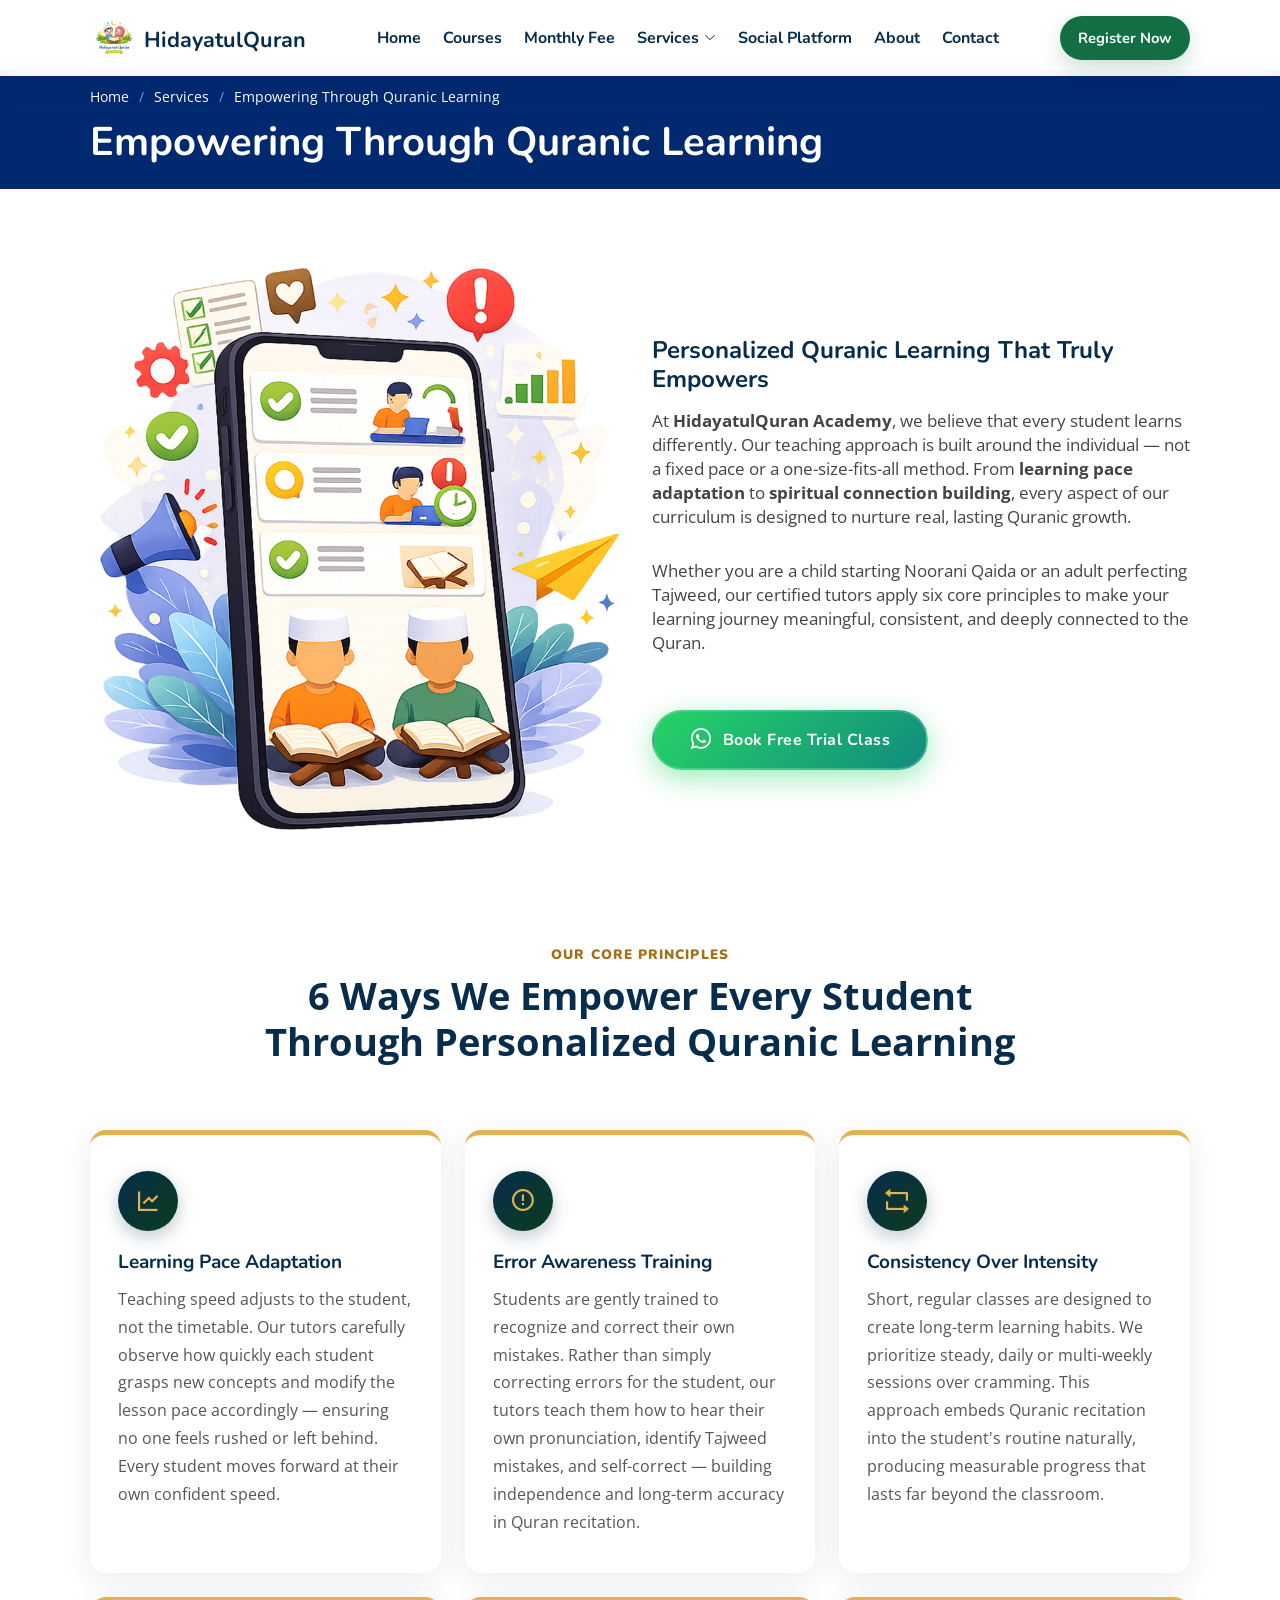
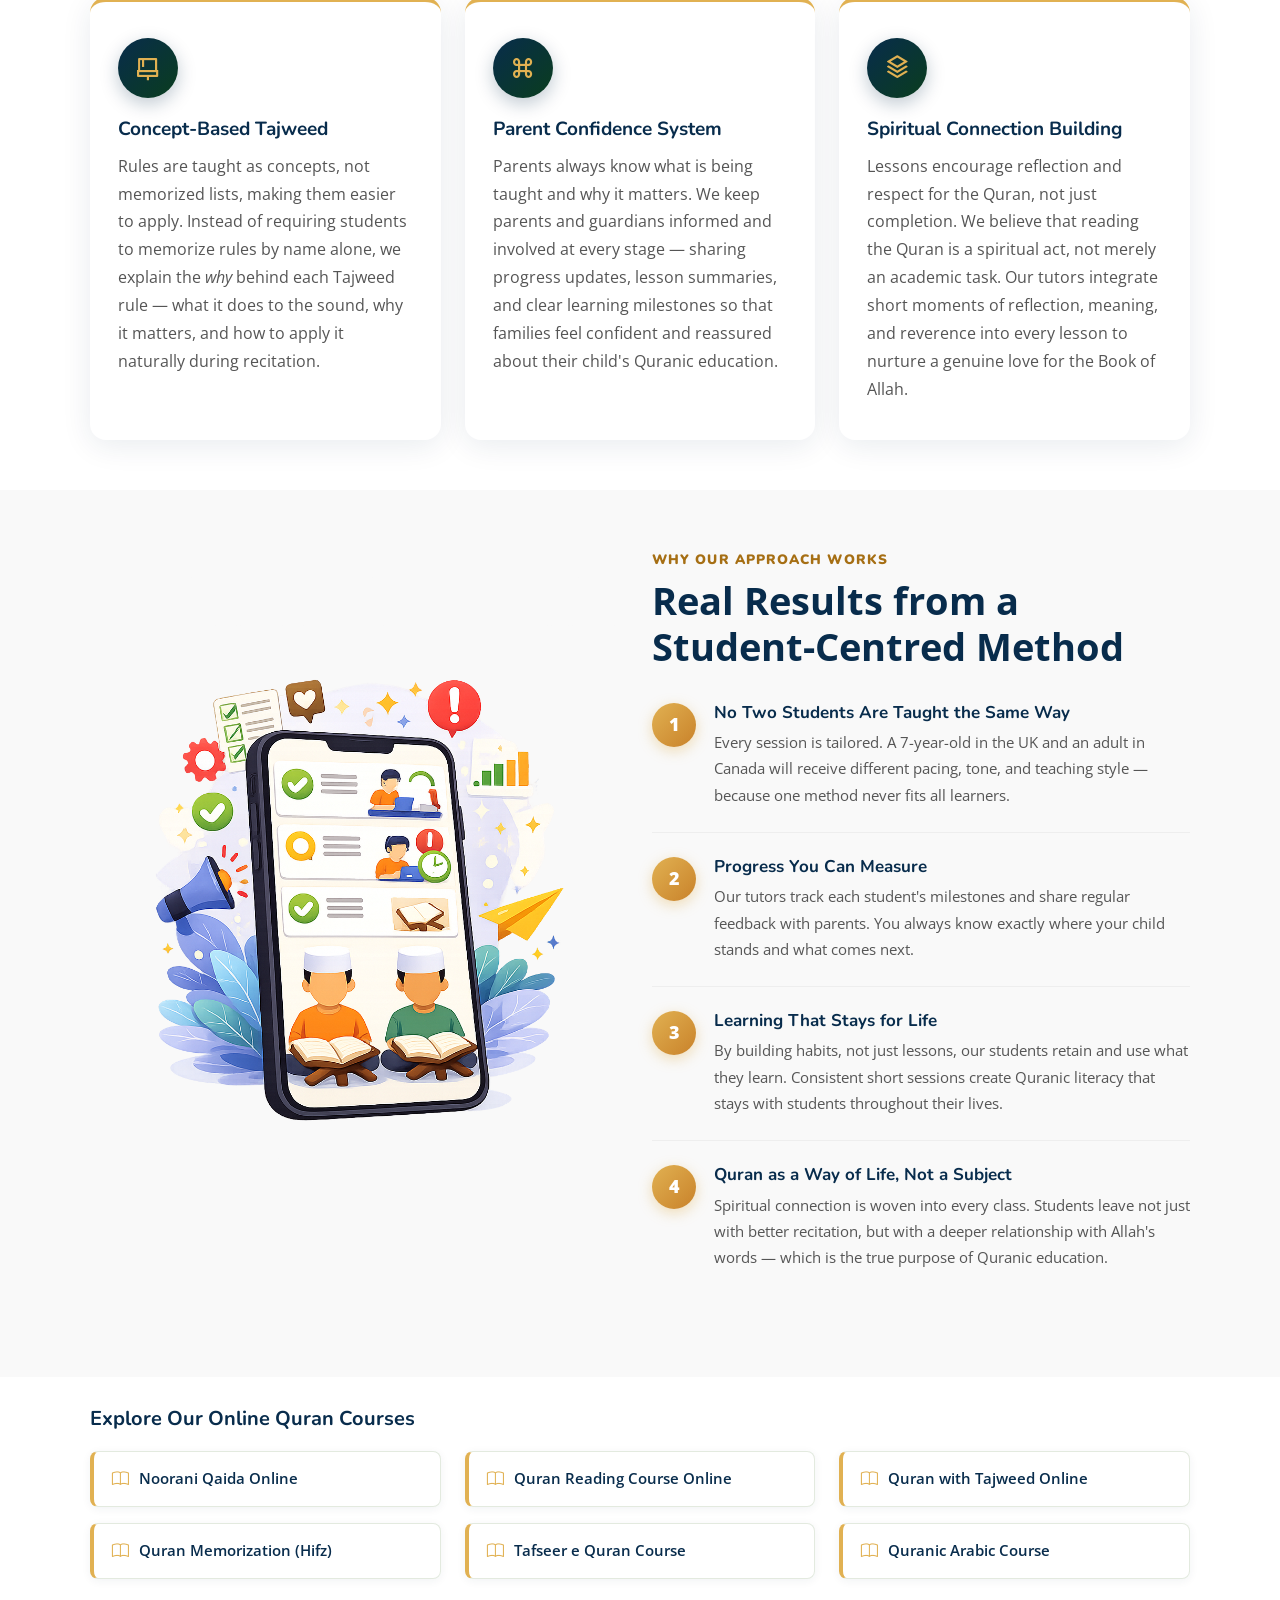
<file: empowering-through-quranic-learning.html>
﻿<!DOCTYPE html>
<html lang="en">
<head>
  <meta charset="utf-8">
  <meta content="width=device-width, initial-scale=1.0" name="viewport">
  <link rel="preconnect" href="https://fonts.googleapis.com">
  <link rel="preconnect" href="https://fonts.gstatic.com" crossorigin>

  <title>Empowering Through Quranic Learning | HidayatulQuran Academy</title>
  <meta name="description" content="Discover how HidayatulQuran Academy empowers students through personalized Quranic learning — pace adaptation, error training, Tajweed concepts, parent involvement and spiritual growth.">
  <link rel="canonical" href="https://www.hidayatulquran.com/empowering-through-quranic-learning.html">
  <meta name="robots" content="index, follow">
  <meta name="author" content="HidayatulQuran Academy">

  <meta property="og:title" content="Empowering Through Quranic Learning | HidayatulQuran Academy">
  <meta property="og:description" content="Personalized Quranic learning that adapts to every student — pace, Tajweed, error awareness, parent confidence and spiritual connection. Book a free trial today.">
  <meta property="og:type" content="website">
  <meta property="og:url" content="https://www.hidayatulquran.com/empowering-through-quranic-learning.html">
  <meta property="og:image" content="https://www.hidayatulquran.com/assets/img/hidayatulquran_benefits.png">
  <meta property="og:site_name" content="HidayatulQuran Academy">

  <script type="application/ld+json">
  {
    "@context": "https://schema.org",
    "@type": "EducationalOrganization",
    "name": "HidayatulQuran Academy",
    "description": "HidayatulQuran Academy empowers students through personalized Quranic learning with certified tutors, pace adaptation, Tajweed concepts, and spiritual connection building.",
    "url": "https://www.hidayatulquran.com"
  }
  </script>

  <link href="assets/img/hidayatulquran1.png" rel="icon" type="image/png">
  <link href="assets/img/hidayatulquran1.png" rel="apple-touch-icon">
  <link rel="preload" as="style" onload="this.onload=null;this.rel='stylesheet'" href="https://fonts.googleapis.com/css?family=Open+Sans:300,300i,400,400i,600,600i,700,700i|Nunito:300,300i,400,400i,600,600i,700,700i|Poppins:300,300i,400,400i,500,500i,600,600i,700,700i|Croissant+One&display=swap">
  <noscript><link rel="stylesheet" href="https://fonts.googleapis.com/css?family=Open+Sans:300,300i,400,400i,600,600i,700,700i|Nunito:300,300i,400,400i,600,600i,700,700i|Poppins:300,300i,400,400i,500,500i,600,600i,700,700i|Croissant+One&display=swap"></noscript>
  <link href="assets/vendor/bootstrap/css/bootstrap.min.css" rel="stylesheet">
  <link href="assets/vendor/bootstrap-icons/bootstrap-icons.css" rel="stylesheet">
  <link href="assets/vendor/aos/aos.css" rel="stylesheet">
  <link href="assets/vendor/remixicon/remixicon.css" rel="stylesheet">
  <link href="assets/vendor/swiper/swiper-bundle.min.css" rel="stylesheet">
  <link href="assets/vendor/glightbox/css/glightbox.min.css" rel="stylesheet">
  <link href="assets/css/style.css?v=20260530-12" rel="stylesheet">

  <style>
    /* ── Empowering page styles ─────────────────────────────────── */
    .emp-card {
      background: #fff;
      border-radius: 16px;
      padding: 36px 28px;
      box-shadow: 0 6px 30px rgba(8, 44, 76, 0.09);
      border-top: 5px solid #E1B152;
      height: 100%;
      transition: transform 0.3s ease, box-shadow 0.3s ease;
    }
    .emp-card:hover {
      transform: translateY(-6px);
      box-shadow: 0 16px 45px rgba(8, 44, 76, 0.15);
    }
    .emp-card-icon {
      width: 60px;
      height: 60px;
      border-radius: 50%;
      background: linear-gradient(135deg, #082c4c 0%, #0a3d1e 100%);
      color: #E1B152;
      font-size: 26px;
      display: flex;
      align-items: center;
      justify-content: center;
      margin-bottom: 20px;
      box-shadow: 0 6px 18px rgba(8, 44, 76, 0.25);
      flex-shrink: 0;
    }
    .emp-card h3 {
      color: #082c4c;
      font-size: 19px;
      font-weight: 700;
      margin-bottom: 12px;
    }
    .emp-card p {
      color: #555;
      font-size: 15.5px;
      line-height: 1.8;
      margin: 0;
    }

    .emp-why-item {
      display: flex;
      align-items: flex-start;
      gap: 18px;
      padding: 24px 0;
      border-bottom: 1px solid #eee;
    }
    .emp-why-item:last-child { border-bottom: none; }
    .emp-why-num {
      width: 44px;
      height: 44px;
      border-radius: 50%;
      background: linear-gradient(135deg, #E1B152 0%, #c9822a 100%);
      color: #fff;
      font-size: 18px;
      font-weight: 800;
      display: flex;
      align-items: center;
      justify-content: center;
      flex-shrink: 0;
      box-shadow: 0 4px 14px rgba(225, 177, 82, 0.4);
    }
    .emp-why-item h4 {
      color: #082c4c;
      font-size: 17px;
      font-weight: 700;
      margin-bottom: 6px;
    }
    .emp-why-item p {
      color: #555;
      font-size: 15px;
      margin: 0;
      line-height: 1.75;
    }

    @media (max-width: 767px) {
      .emp-card { margin-bottom: 24px; }
    }
  </style>
</head>
<body>

  <header id="header" class="header fixed-top" role="banner">
    <div class="container-fluid container-xl d-flex align-items-center justify-content-between">
      <a href="index.html" class="logo d-flex align-items-center" aria-label="HidayatulQuran Academy home">
        <img src="assets/img/hidayatulquran1.png" alt="HidayatulQuran Academy logo">
        <span>HidayatulQuran</span>
      </a>
      <nav id="navbar" class="navbar" aria-label="Primary navigation" role="navigation">
        <ul>
          <li><a href="index.html">Home</a></li>
          <li><a href="index.html#QuranCourses">Courses</a></li>
          <li><a href="index.html#MonthlyFee">Monthly Fee</a></li>
          <li class="dropdown"><a href="#" aria-haspopup="true" aria-expanded="false"><span>Services</span> <i class="bi bi-chevron-down"></i></a>
            <ul>
              <li><a href="enrollment-process.html">Enrollment Process</a></li>
              <li class="dropdown"><a href="#" aria-haspopup="true" aria-expanded="false"><span>Specialities</span> <i class="bi bi-chevron-right"></i></a>
                <ul>
                  <li><a href="index.html#features">Why Choose</a></li>
                  <li><a href="index.html#OurTeachingMethod">Our Teaching Method</a></li>
                  <li><a href="empowering-through-quranic-learning.html">Empowering Students</a></li>
                </ul>
              </li>
              <li><a href="faq.html">F.A.Q</a></li>
            </ul>
          </li>
          <li><a href="socialPlatforms.html">Social Platform</a></li>
          <li><a href="about.html">About</a></li>
          <li><a href="index.html#contact">Contact</a></li>
        </ul>
        <button class="mobile-nav-toggle bi bi-list" type="button" aria-label="Open navigation menu" aria-controls="navbar" aria-expanded="false"></button>
      </nav>
      <a href="registration.html" class="header-register">Register Now</a>
    </div>
  </header>

  <main id="main" role="main">

    <!-- ── Breadcrumbs ─────────────────────────────────────────── -->
    <section class="breadcrumbs" style="margin-top: 70px;">
      <div class="container">
        <ol>
          <li><a href="index.html">Home</a></li>
          <li><a href="index.html#features">Services</a></li>
          <li>Empowering Through Quranic Learning</li>
        </ol>
        <h1><strong>Empowering Through Quranic Learning</strong></h1>
      </div>
    </section>

    <!-- ── Hero / Intro ───────────────────────────────────────── -->
    <section class="about" style="padding: 50px 0 30px;">
      <div class="container" data-aos="fade-up">
        <div class="row align-items-center">
          <div class="col-lg-6 mb-4 mb-lg-0">
            <img src="assets/img/hidayatulquran_benefits.png" class="img-fluid"
              alt="Personalized Quran learning benefits at HidayatulQuran Academy"
              style="border-radius: 12px; width: 100%;" loading="eager">
          </div>
          <div class="col-lg-6">
            <h2 style="color: #082c4c;">Personalized Quranic Learning That Truly Empowers</h2>
            <p style="font-size: 17px; margin-top: 15px; color: #444;">
              At <strong>HidayatulQuran Academy</strong>, we believe that every student learns differently. Our teaching approach is built around the individual — not a fixed pace or a one-size-fits-all method. From <strong>learning pace adaptation</strong> to <strong>spiritual connection building</strong>, every aspect of our curriculum is designed to nurture real, lasting Quranic growth.
            </p>
            <p style="font-size: 17px; color: #444;">
              Whether you are a child starting Noorani Qaida or an adult perfecting Tajweed, our certified tutors apply six core principles to make your learning journey meaningful, consistent, and deeply connected to the Quran.
            </p>
            <a href="https://wa.me/923365398542?text=Assalamu%20Alaikum%2C%20I%20want%20to%20book%20a%20free%20trial%20Quran%20class."
              target="_blank" rel="noopener noreferrer" class="cta-btn-trial">
              <i class="bi bi-whatsapp" style="font-size: 20px;"></i>
              <span>Book Free Trial Class</span>
            </a>
          </div>
        </div>
      </div>
    </section>

    <!-- ── 6 Core Principles ──────────────────────────────────── -->
    <section style="padding: 50px 0;" data-aos="fade-up">
      <div class="container">

        <header class="section-header">
          <h2 style="color: #E1B152;"><strong>Our Core Principles</strong></h2>
          <p>6 Ways We Empower Every Student Through Personalized Quranic Learning</p>
        </header>

        <div class="row gy-4 mt-2">

          <div class="col-lg-4 col-md-6" data-aos="fade-up" data-aos-delay="100">
            <div class="emp-card">
              <div class="emp-card-icon">
                <i class="ri-line-chart-line"></i>
              </div>
              <h3>Learning Pace Adaptation</h3>
              <p>Teaching speed adjusts to the student, not the timetable. Our tutors carefully observe how quickly each student grasps new concepts and modify the lesson pace accordingly — ensuring no one feels rushed or left behind. Every student moves forward at their own confident speed.</p>
            </div>
          </div>

          <div class="col-lg-4 col-md-6" data-aos="fade-up" data-aos-delay="200">
            <div class="emp-card">
              <div class="emp-card-icon">
                <i class="ri-error-warning-line"></i>
              </div>
              <h3>Error Awareness Training</h3>
              <p>Students are gently trained to recognize and correct their own mistakes. Rather than simply correcting errors for the student, our tutors teach them how to hear their own pronunciation, identify Tajweed mistakes, and self-correct — building independence and long-term accuracy in Quran recitation.</p>
            </div>
          </div>

          <div class="col-lg-4 col-md-6" data-aos="fade-up" data-aos-delay="300">
            <div class="emp-card">
              <div class="emp-card-icon">
                <i class="ri-repeat-line"></i>
              </div>
              <h3>Consistency Over Intensity</h3>
              <p>Short, regular classes are designed to create long-term learning habits. We prioritize steady, daily or multi-weekly sessions over cramming. This approach embeds Quranic recitation into the student's routine naturally, producing measurable progress that lasts far beyond the classroom.</p>
            </div>
          </div>

          <div class="col-lg-4 col-md-6" data-aos="fade-up" data-aos-delay="400">
            <div class="emp-card">
              <div class="emp-card-icon">
                <i class="ri-brush-4-line"></i>
              </div>
              <h3>Concept-Based Tajweed</h3>
              <p>Rules are taught as concepts, not memorized lists, making them easier to apply. Instead of requiring students to memorize rules by name alone, we explain the <em>why</em> behind each Tajweed rule — what it does to the sound, why it matters, and how to apply it naturally during recitation.</p>
            </div>
          </div>

          <div class="col-lg-4 col-md-6" data-aos="fade-up" data-aos-delay="500">
            <div class="emp-card">
              <div class="emp-card-icon">
                <i class="ri-command-line"></i>
              </div>
              <h3>Parent Confidence System</h3>
              <p>Parents always know what is being taught and why it matters. We keep parents and guardians informed and involved at every stage — sharing progress updates, lesson summaries, and clear learning milestones so that families feel confident and reassured about their child's Quranic education.</p>
            </div>
          </div>

          <div class="col-lg-4 col-md-6" data-aos="fade-up" data-aos-delay="600">
            <div class="emp-card">
              <div class="emp-card-icon">
                <i class="ri-stack-line"></i>
              </div>
              <h3>Spiritual Connection Building</h3>
              <p>Lessons encourage reflection and respect for the Quran, not just completion. We believe that reading the Quran is a spiritual act, not merely an academic task. Our tutors integrate short moments of reflection, meaning, and reverence into every lesson to nurture a genuine love for the Book of Allah.</p>
            </div>
          </div>

        </div>
      </div>
    </section>

    <!-- ── Why Our Approach Works ─────────────────────────────── -->
    <section style="padding: 30px 0 50px; background: #f9f9f9;" data-aos="fade-up">
      <div class="container">
        <div class="row align-items-center gy-5">

          <div class="col-lg-6">
            <img src="assets/img/hidayatulquran_benefits1.png" class="img-fluid"
              alt="HidayatulQuran Academy student benefits"
              style="border-radius: 12px; width: 100%;" loading="lazy">
          </div>

          <div class="col-lg-6">
            <header class="section-header" style="text-align: left; padding-bottom: 10px;">
              <h2 style="color: #E1B152;"><strong>Why Our Approach Works</strong></h2>
              <p style="text-align: left;">Real Results from a Student-Centred Method</p>
            </header>

            <div class="emp-why-item">
              <div class="emp-why-num">1</div>
              <div>
                <h4>No Two Students Are Taught the Same Way</h4>
                <p>Every session is tailored. A 7-year-old in the UK and an adult in Canada will receive different pacing, tone, and teaching style — because one method never fits all learners.</p>
              </div>
            </div>

            <div class="emp-why-item">
              <div class="emp-why-num">2</div>
              <div>
                <h4>Progress You Can Measure</h4>
                <p>Our tutors track each student's milestones and share regular feedback with parents. You always know exactly where your child stands and what comes next.</p>
              </div>
            </div>

            <div class="emp-why-item">
              <div class="emp-why-num">3</div>
              <div>
                <h4>Learning That Stays for Life</h4>
                <p>By building habits, not just lessons, our students retain and use what they learn. Consistent short sessions create Quranic literacy that stays with students throughout their lives.</p>
              </div>
            </div>

            <div class="emp-why-item">
              <div class="emp-why-num">4</div>
              <div>
                <h4>Quran as a Way of Life, Not a Subject</h4>
                <p>Spiritual connection is woven into every class. Students leave not just with better recitation, but with a deeper relationship with Allah's words — which is the true purpose of Quranic education.</p>
              </div>
            </div>
          </div>

        </div>
      </div>
    </section>

  

    <!-- ── Explore Courses ────────────────────────────────────── -->
    <section style="padding: 30px 0 60px;" data-aos="fade-up">
      <div class="container">
        <h2 style="color: #082c4c; font-size: 20px; font-weight: 700; margin-bottom: 20px;">Explore Our Online Quran Courses</h2>
        <div class="row gy-3">
          <div class="col-lg-4 col-md-6"><a href="noorani-qaida-online.html" class="course-name-link"><i class="bi bi-book"></i> Noorani Qaida Online</a></div>
          <div class="col-lg-4 col-md-6"><a href="quran-reading-course-online.html" class="course-name-link"><i class="bi bi-book"></i> Quran Reading Course Online</a></div>
          <div class="col-lg-4 col-md-6"><a href="quran-tajweed-course-online.html" class="course-name-link"><i class="bi bi-book"></i> Quran with Tajweed Online</a></div>
          <div class="col-lg-4 col-md-6"><a href="quran-memorization-hifz-online.html" class="course-name-link"><i class="bi bi-book"></i> Quran Memorization (Hifz)</a></div>
          <div class="col-lg-4 col-md-6"><a href="tafseer-quran-course-online.html" class="course-name-link"><i class="bi bi-book"></i> Tafseer e Quran Course</a></div>
          <div class="col-lg-4 col-md-6"><a href="quranic-arabic-course-online.html" class="course-name-link"><i class="bi bi-book"></i> Quranic Arabic Course</a></div>
        </div>
      </div>
    </section>

  </main>

  <div class="back-to-top d-flex align-items-center" style="flex-direction: column; justify-content: flex-end; background-color: transparent; padding: 0px;">
    <div style="background-color: #169344; margin-bottom: 15px; padding: 10px; border-top-right-radius: 10px;">
      <a href="https://wa.me/923365398542?text=Assalamu%20Alaikum%2C%20I%20want%20to%20book%20a%20free%20trial%20Quran%20class." target="_blank" aria-label="Contact on WhatsApp"><i class="bi bi-whatsapp"></i></a>
    </div>
    <div style="background-color: #3b51e0; padding: 10px; border-bottom-left-radius: 10px;">
      <a href="#" aria-label="Back to top"><i class="bi bi-arrow-up-short"></i></a>
    </div>
  </div>

  <script src="assets/vendor/bootstrap/js/bootstrap.bundle.js"></script>
  <script src="assets/vendor/aos/aos.js"></script>
  <script src="assets/vendor/swiper/swiper-bundle.min.js"></script>
  <script src="assets/vendor/glightbox/js/glightbox.min.js"></script>
  <script src="assets/js/main.js?v=20260530-4"></script>
</body>
</html>
</file>
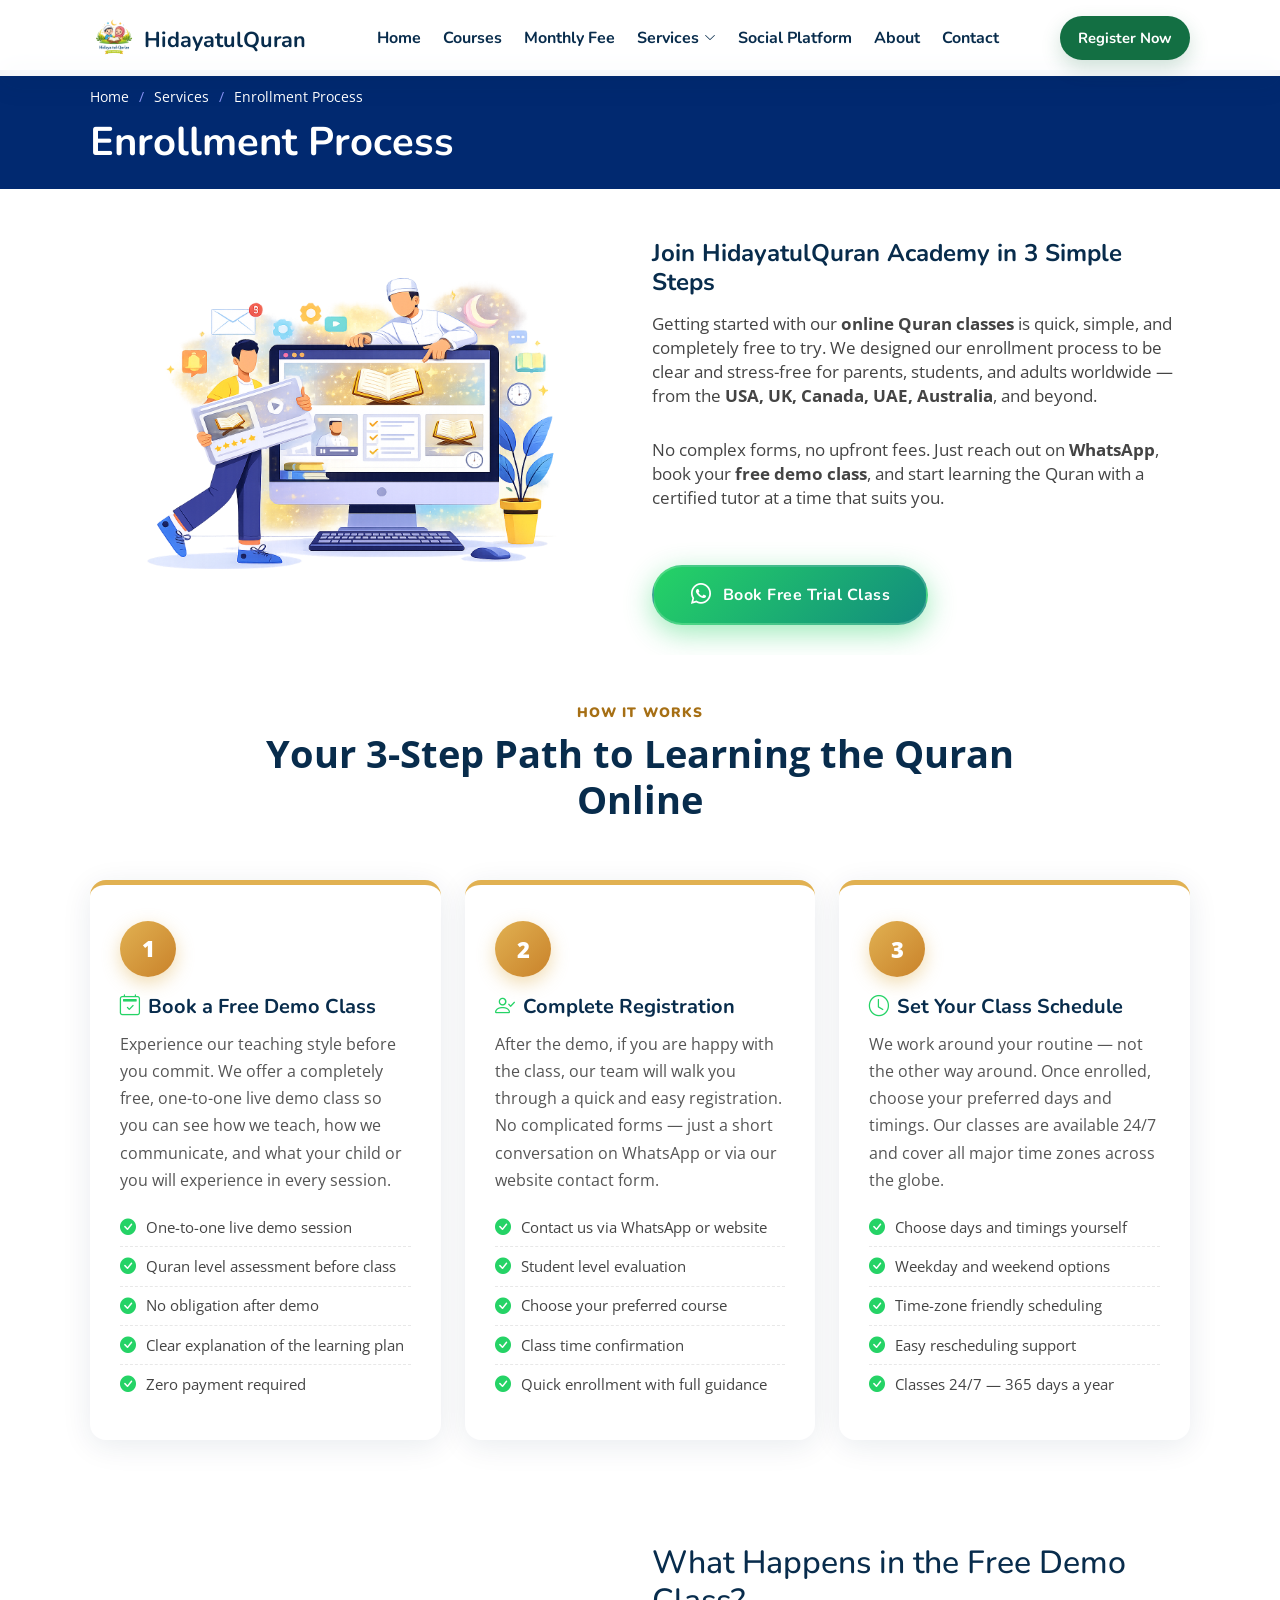
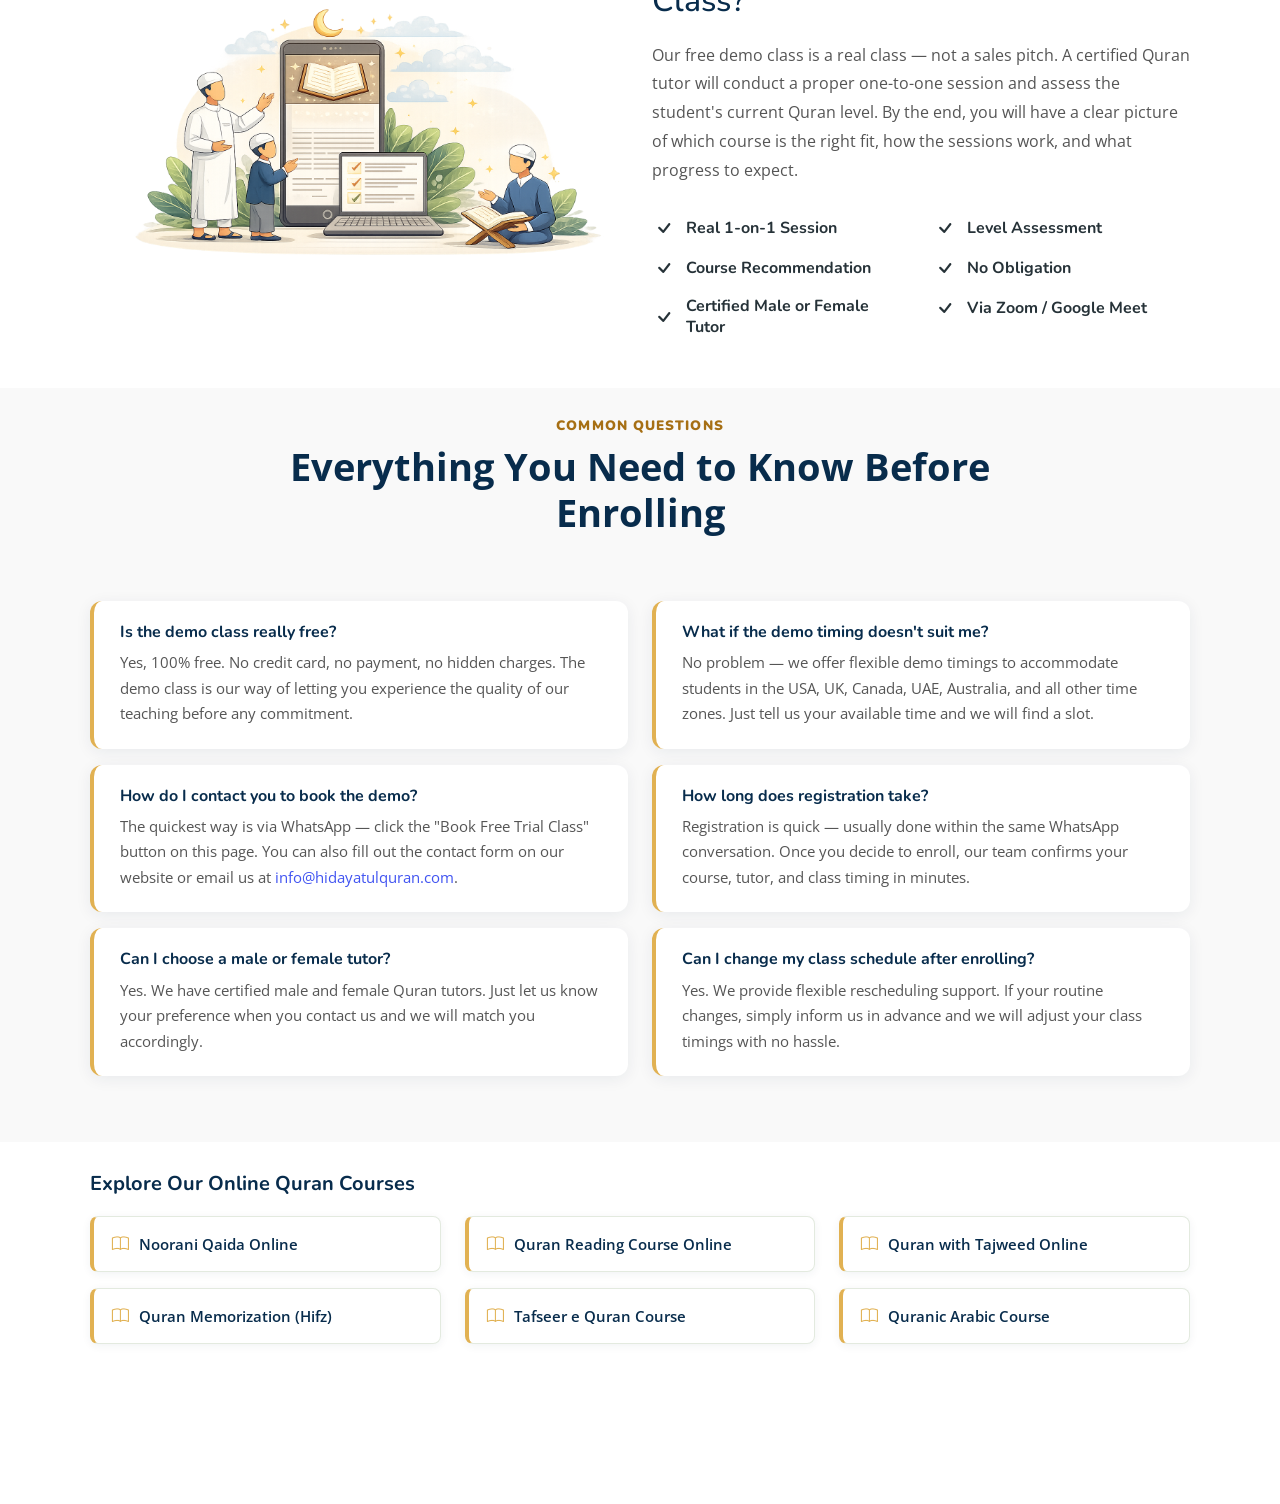
<file: enrollment-process.html>
﻿<!DOCTYPE html>
<html lang="en">
<head>
  <meta charset="utf-8">
  <meta content="width=device-width, initial-scale=1.0" name="viewport">
  <link rel="preconnect" href="https://fonts.googleapis.com">
  <link rel="preconnect" href="https://fonts.gstatic.com" crossorigin>

  <title>Enrollment Process — How to Join Online Quran Classes | HidayatulQuran Academy</title>
  <meta name="description" content="Learn how to enroll in online Quran classes at HidayatulQuran Academy in 3 easy steps: Book a free demo class, complete registration, and set your class schedule. Start today!">
  <link rel="canonical" href="https://www.hidayatulquran.com/enrollment-process.html">
  <meta name="robots" content="index, follow">
  <meta name="author" content="HidayatulQuran Academy">

  <meta property="og:title" content="Enrollment Process — How to Join Online Quran Classes | HidayatulQuran Academy">
  <meta property="og:description" content="Join HidayatulQuran Academy in 3 simple steps. Book a free demo class, register with ease, and choose your preferred schedule. Free trial — no payment required.">
  <meta property="og:type" content="website">
  <meta property="og:url" content="https://www.hidayatulquran.com/enrollment-process.html">
  <meta property="og:image" content="https://www.hidayatulquran.com/assets/img/ProccessMethod_hidayatulquran_Academy.png">
  <meta property="og:site_name" content="HidayatulQuran Academy">

  <script type="application/ld+json">
  {
    "@context": "https://schema.org",
    "@type": "HowTo",
    "name": "How to Enroll in Online Quran Classes at HidayatulQuran Academy",
    "description": "Enroll in 3 easy steps: Book a free demo class, complete registration, and set your class schedule.",
    "step": [
      {
        "@type": "HowToStep",
        "name": "Book a Free Demo Class",
        "text": "Contact us via WhatsApp or website to book your free one-to-one demo class. No payment required."
      },
      {
        "@type": "HowToStep",
        "name": "Complete Registration",
        "text": "Share student details, choose a course, and confirm your preferred class time with our team."
      },
      {
        "@type": "HowToStep",
        "name": "Set Your Class Schedule",
        "text": "Pick the days and timings that suit your routine. Weekend and weekday options available for all time zones."
      }
    ]
  }
  </script>

  <link href="assets/img/hidayatulquran1.png" rel="icon" type="image/png">
  <link href="assets/img/hidayatulquran1.png" rel="apple-touch-icon">
  <link rel="preload" as="style" onload="this.onload=null;this.rel='stylesheet'" href="https://fonts.googleapis.com/css?family=Open+Sans:300,300i,400,400i,600,600i,700,700i|Nunito:300,300i,400,400i,600,600i,700,700i|Poppins:300,300i,400,400i,500,500i,600,600i,700,700i|Croissant+One&display=swap">
  <noscript><link rel="stylesheet" href="https://fonts.googleapis.com/css?family=Open+Sans:300,300i,400,400i,600,600i,700,700i|Nunito:300,300i,400,400i,600,600i,700,700i|Poppins:300,300i,400,400i,500,500i,600,600i,700,700i|Croissant+One&display=swap"></noscript>
  <link href="assets/vendor/bootstrap/css/bootstrap.min.css" rel="stylesheet">
  <link href="assets/vendor/bootstrap-icons/bootstrap-icons.css" rel="stylesheet">
  <link href="assets/vendor/aos/aos.css" rel="stylesheet">
  <link href="assets/vendor/remixicon/remixicon.css" rel="stylesheet">
  <link href="assets/vendor/swiper/swiper-bundle.min.css" rel="stylesheet">
  <link href="assets/vendor/glightbox/css/glightbox.min.css" rel="stylesheet">
  <link href="assets/css/style.css?v=20260530-12" rel="stylesheet">

  <style>
    /* ── Enrollment Process page styles ─────────────────────────── */
    .ep-step-card {
      background: #fff;
      border-radius: 16px;
      padding: 36px 30px;
      box-shadow: 0 6px 30px rgba(8, 44, 76, 0.09);
      border-top: 5px solid #E1B152;
      height: 100%;
      transition: transform 0.3s ease, box-shadow 0.3s ease;
    }
    .ep-step-card:hover {
      transform: translateY(-6px);
      box-shadow: 0 16px 45px rgba(8, 44, 76, 0.15);
    }
    .ep-step-number {
      width: 56px;
      height: 56px;
      border-radius: 50%;
      background: linear-gradient(135deg, #E1B152 0%, #c9822a 100%);
      color: #fff;
      font-size: 22px;
      font-weight: 800;
      display: flex;
      align-items: center;
      justify-content: center;
      margin-bottom: 18px;
      box-shadow: 0 6px 18px rgba(225, 177, 82, 0.45);
    }
    .ep-step-card h3 {
      color: #082c4c;
      font-size: 20px;
      font-weight: 700;
      margin-bottom: 12px;
    }
    .ep-step-card p {
      color: #555;
      font-size: 15.5px;
      line-height: 1.75;
      margin-bottom: 14px;
    }
    .ep-step-card ul {
      padding-left: 0;
      list-style: none;
      margin: 0;
    }
    .ep-step-card ul li {
      color: #444;
      font-size: 15px;
      padding: 6px 0;
      border-bottom: 1px dashed #e8e8e8;
      display: flex;
      align-items: center;
      gap: 10px;
    }
    .ep-step-card ul li:last-child { border-bottom: none; }
    .ep-step-card ul li i {
      color: #25D366;
      font-size: 16px;
      flex-shrink: 0;
    }

    .ep-connector {
      display: flex;
      align-items: center;
      justify-content: center;
      padding-top: 28px;
    }
    .ep-connector i {
      font-size: 30px;
      color: #E1B152;
    }

    .ep-highlight-box {
      background: linear-gradient(135deg, #082c4c 0%, #0a3d1e 100%);
      border-radius: 20px;
      padding: 48px 36px;
      color: #fff;
      text-align: center;
    }
    .ep-highlight-box h2 {
      color: #E1B152;
      font-size: 26px;
      font-weight: 700;
      margin-bottom: 12px;
    }
    .ep-highlight-box p {
      color: rgba(255,255,255,0.85);
      font-size: 16px;
      max-width: 620px;
      margin: 0 auto 28px;
    }

    .ep-faq-item {
      background: #fff;
      border-radius: 12px;
      padding: 22px 26px;
      margin-bottom: 16px;
      box-shadow: 0 3px 16px rgba(8, 44, 76, 0.07);
      border-left: 4px solid #E1B152;
    }
    .ep-faq-item h4 {
      color: #082c4c;
      font-size: 16px;
      font-weight: 700;
      margin-bottom: 8px;
    }
    .ep-faq-item p {
      color: #555;
      font-size: 15px;
      margin: 0;
      line-height: 1.7;
    }

    @media (max-width: 767px) {
      .ep-connector { display: none; }
      .ep-step-card { margin-bottom: 24px; }
      .ep-highlight-box { padding: 32px 20px; }
    }
  </style>
</head>
<body>

  <header id="header" class="header fixed-top" role="banner">
    <div class="container-fluid container-xl d-flex align-items-center justify-content-between">
      <a href="index.html" class="logo d-flex align-items-center" aria-label="HidayatulQuran Academy home">
        <img src="assets/img/hidayatulquran1.png" alt="HidayatulQuran Academy logo">
        <span>HidayatulQuran</span>
      </a>
      <nav id="navbar" class="navbar" aria-label="Primary navigation" role="navigation">
        <ul>
          <li><a href="index.html">Home</a></li>
          <li><a href="index.html#QuranCourses">Courses</a></li>
          <li><a href="index.html#MonthlyFee">Monthly Fee</a></li>
          <li class="dropdown"><a href="#" aria-haspopup="true" aria-expanded="false"><span>Services</span> <i class="bi bi-chevron-down"></i></a>
            <ul>
              <li><a href="enrollment-process.html">Enrollment Process</a></li>
              <li class="dropdown"><a href="#" aria-haspopup="true" aria-expanded="false"><span>Specialities</span> <i class="bi bi-chevron-right"></i></a>
                <ul>
                  <li><a href="index.html#features">Why Choose</a></li>
                  <li><a href="index.html#OurTeachingMethod">Our Teaching Method</a></li>
                  <li><a href="index.html#EmpoweringStudents">Empowering Students</a></li>
                </ul>
              </li>
              <li><a href="faq.html">F.A.Q</a></li>
            </ul>
          </li>
          <li><a href="socialPlatforms.html">Social Platform</a></li>
          <li><a href="about.html">About</a></li>
          <li><a href="index.html#contact">Contact</a></li>
        </ul>
        <button class="mobile-nav-toggle bi bi-list" type="button" aria-label="Open navigation menu" aria-controls="navbar" aria-expanded="false"></button>
      </nav>
      <a href="registration.html" class="header-register">Register Now</a>
    </div>
  </header>

  <main id="main" role="main">

    <!-- ── Breadcrumbs ─────────────────────────────────────────── -->
    <section class="breadcrumbs" style="margin-top: 70px;">
      <div class="container">
        <ol>
          <li><a href="index.html">Home</a></li>
          <li><a href="index.html#features">Services</a></li>
          <li>Enrollment Process</li>
        </ol>
        <h1><strong>Enrollment Process</strong></h1>
      </div>
    </section>

    <!-- ── Hero / Intro ───────────────────────────────────────── -->
    <section class="about" style="padding: 50px 0 30px;">
      <div class="container" data-aos="fade-up">
        <div class="row align-items-center">
          <div class="col-lg-6 mb-4 mb-lg-0">
            <img src="assets/img/ProccessMethod_hidayatulquran_Academy.png" class="img-fluid"
              alt="HidayatulQuran Academy enrollment process illustration"
              style="border-radius: 12px; width: 100%;" loading="eager">
          </div>
          <div class="col-lg-6">
            <h2 style="color: #082c4c;">Join HidayatulQuran Academy in 3 Simple Steps</h2>
            <p style="font-size: 17px; margin-top: 15px; color: #444;">
              Getting started with our <strong>online Quran classes</strong> is quick, simple, and completely free to try. We designed our enrollment process to be clear and stress-free for parents, students, and adults worldwide — from the <strong>USA, UK, Canada, UAE, Australia</strong>, and beyond.
            </p>
            <p style="font-size: 17px; color: #444;">
              No complex forms, no upfront fees. Just reach out on <strong>WhatsApp</strong>, book your <strong>free demo class</strong>, and start learning the Quran with a certified tutor at a time that suits you.
            </p>
            <a href="https://wa.me/923365398542?text=Assalamu%20Alaikum%2C%20I%20want%20to%20book%20a%20free%20trial%20Quran%20class."
              target="_blank" rel="noopener noreferrer" class="cta-btn-trial">
              <i class="bi bi-whatsapp" style="font-size: 20px;"></i>
              <span>Book Free Trial Class</span>
            </a>
          </div>
        </div>
      </div>
    </section>

    <!-- ── 3-Step Process Cards ───────────────────────────────── -->
    <section style="padding: 50px 0;" data-aos="fade-up">
      <div class="container">

        <header class="section-header">
          <h2 style="color: #E1B152;"><strong>How It Works</strong></h2>
          <p>Your 3-Step Path to Learning the Quran Online</p>
        </header>

        <div class="row align-items-start mt-4">

          <!-- Step 1 -->
          <div class="col-lg-4 col-md-12 mb-4" data-aos="fade-up" data-aos-delay="100">
            <div class="ep-step-card">
              <div class="ep-step-number">1</div>
              <h3><i class="bi bi-calendar2-check me-2" style="color:#25D366;"></i>Book a Free Demo Class</h3>
              <p>Experience our teaching style before you commit. We offer a completely free, one-to-one live demo class so you can see how we teach, how we communicate, and what your child or you will experience in every session.</p>
              <ul>
                <li><i class="bi bi-check-circle-fill"></i> One-to-one live demo session</li>
                <li><i class="bi bi-check-circle-fill"></i> Quran level assessment before class</li>
                <li><i class="bi bi-check-circle-fill"></i> No obligation after demo</li>
                <li><i class="bi bi-check-circle-fill"></i> Clear explanation of the learning plan</li>
                <li><i class="bi bi-check-circle-fill"></i> Zero payment required</li>
              </ul>
            </div>
          </div>

          <!-- Arrow connector -->
          <!-- <div class="col-lg-auto d-none d-lg-flex ep-connector">
            <i class="bi bi-arrow-right-circle-fill"></i>
          </div> -->

          <!-- Step 2 -->
          <div class="col-lg-4 col-md-12 mb-4" data-aos="fade-up" data-aos-delay="200">
            <div class="ep-step-card">
              <div class="ep-step-number">2</div>
              <h3><i class="bi bi-person-check me-2" style="color:#25D366;"></i>Complete Registration</h3>
              <p>After the demo, if you are happy with the class, our team will walk you through a quick and easy registration. No complicated forms — just a short conversation on WhatsApp or via our website contact form.</p>
              <ul>
                <li><i class="bi bi-check-circle-fill"></i> Contact us via WhatsApp or website</li>
                <li><i class="bi bi-check-circle-fill"></i> Student level evaluation</li>
                <li><i class="bi bi-check-circle-fill"></i> Choose your preferred course</li>
                <li><i class="bi bi-check-circle-fill"></i> Class time confirmation</li>
                <li><i class="bi bi-check-circle-fill"></i> Quick enrollment with full guidance</li>
              </ul>
            </div>
          </div>

          <!-- Arrow connector -->
          <!-- <div class="col-lg-auto d-none d-lg-flex ep-connector">
            <i class="bi bi-arrow-right-circle-fill"></i>
          </div> -->

          <!-- Step 3 -->
          <div class="col-lg-4 col-md-12 mb-4" data-aos="fade-up" data-aos-delay="300">
            <div class="ep-step-card">
              <div class="ep-step-number">3</div>
              <h3><i class="bi bi-clock me-2" style="color:#25D366;"></i>Set Your Class Schedule</h3>
              <p>We work around your routine — not the other way around. Once enrolled, choose your preferred days and timings. Our classes are available 24/7 and cover all major time zones across the globe.</p>
              <ul>
                <li><i class="bi bi-check-circle-fill"></i> Choose days and timings yourself</li>
                <li><i class="bi bi-check-circle-fill"></i> Weekday and weekend options</li>
                <li><i class="bi bi-check-circle-fill"></i> Time-zone friendly scheduling</li>
                <li><i class="bi bi-check-circle-fill"></i> Easy rescheduling support</li>
                <li><i class="bi bi-check-circle-fill"></i> Classes 24/7 — 365 days a year</li>
              </ul>
            </div>
          </div>

        </div>
      </div>
    </section>

    <!-- ── What Happens in the Demo Class ────────────────────── -->
    <section style="padding: 30px 0 50px;" data-aos="fade-up">
      <div class="container">
        <div class="row align-items-center gy-5">

          <div class="col-lg-6">
            <img src="assets/img/Specialities1_hidayatulquran_Academy.png" class="img-fluid"
              alt="HidayatulQuran teaching specialities"
              style="border-radius: 12px; width: 100%;" loading="lazy">
          </div>

          <div class="col-lg-6">
            <h2 style="color: #082c4c; margin-bottom: 20px;">What Happens in the Free Demo Class?</h2>
            <p style="font-size: 16px; color: #555; line-height: 1.8;">
              Our free demo class is a real class — not a sales pitch. A certified Quran tutor will conduct a proper one-to-one session and assess the student's current Quran level. By the end, you will have a clear picture of which course is the right fit, how the sessions work, and what progress to expect.
            </p>

            <div class="row gy-3 mt-2">
              <div class="col-sm-6">
                <div class="feature-box d-flex align-items-center" style="gap: 10px;">
                  <i class="bi bi-check" aria-hidden="true" style="font-size: 24px; line-height: 1; flex-shrink: 0;"></i>
                  <h6 style="margin: 0; line-height: 1.3;"><strong>Real 1-on-1 Session</strong></h6>
                </div>
              </div>
              <div class="col-sm-6">
                <div class="feature-box d-flex align-items-center" style="gap: 10px;">
                  <i class="bi bi-check" aria-hidden="true" style="font-size: 24px; line-height: 1; flex-shrink: 0;"></i>
                  <h6 style="margin: 0; line-height: 1.3;"><strong>Level Assessment</strong></h6>
                </div>
              </div>
              <div class="col-sm-6">
                <div class="feature-box d-flex align-items-center" style="gap: 10px;">
                  <i class="bi bi-check" aria-hidden="true" style="font-size: 24px; line-height: 1; flex-shrink: 0;"></i>
                  <h6 style="margin: 0; line-height: 1.3;"><strong>Course Recommendation</strong></h6>
                </div>
              </div>
              <div class="col-sm-6">
                <div class="feature-box d-flex align-items-center" style="gap: 10px;">
                  <i class="bi bi-check" aria-hidden="true" style="font-size: 24px; line-height: 1; flex-shrink: 0;"></i>
                  <h6 style="margin: 0; line-height: 1.3;"><strong>No Obligation</strong></h6>
                </div>
              </div>
              <div class="col-sm-6">
                <div class="feature-box d-flex align-items-center" style="gap: 10px;">
                  <i class="bi bi-check" aria-hidden="true" style="font-size: 24px; line-height: 1; flex-shrink: 0;"></i>
                  <h6 style="margin: 0; line-height: 1.3;"><strong>Certified Male or Female Tutor</strong></h6>
                </div>
              </div>
              <div class="col-sm-6">
                <div class="feature-box d-flex align-items-center" style="gap: 10px;">
                  <i class="bi bi-check" aria-hidden="true" style="font-size: 24px; line-height: 1; flex-shrink: 0;"></i>
                  <h6 style="margin: 0; line-height: 1.3;"><strong>Via Zoom / Google Meet</strong></h6>
                </div>
              </div>
            </div>
          </div>

        </div>
      </div>
    </section>

    <!-- ── FAQ ───────────────────────────────────────────────── -->
    <section style="padding: 30px 0 50px; background: #f9f9f9;" data-aos="fade-up">
      <div class="container">
        <header class="section-header">
          <h2 style="color: #E1B152;"><strong>Common Questions</strong></h2>
          <p>Everything You Need to Know Before Enrolling</p>
        </header>

        <div class="row gy-4 mt-2">
          <div class="col-lg-6">
            <div class="ep-faq-item">
              <h4>Is the demo class really free?</h4>
              <p>Yes, 100% free. No credit card, no payment, no hidden charges. The demo class is our way of letting you experience the quality of our teaching before any commitment.</p>
            </div>
            <div class="ep-faq-item">
              <h4>How do I contact you to book the demo?</h4>
              <p>The quickest way is via WhatsApp — click the "Book Free Trial Class" button on this page. You can also fill out the contact form on our website or email us at <a href="mailto:info@hidayatulquran.com">info@hidayatulquran.com</a>.</p>
            </div>
            <div class="ep-faq-item">
              <h4>Can I choose a male or female tutor?</h4>
              <p>Yes. We have certified male and female Quran tutors. Just let us know your preference when you contact us and we will match you accordingly.</p>
            </div>
          </div>
          <div class="col-lg-6">
            <div class="ep-faq-item">
              <h4>What if the demo timing doesn't suit me?</h4>
              <p>No problem — we offer flexible demo timings to accommodate students in the USA, UK, Canada, UAE, Australia, and all other time zones. Just tell us your available time and we will find a slot.</p>
            </div>
            <div class="ep-faq-item">
              <h4>How long does registration take?</h4>
              <p>Registration is quick — usually done within the same WhatsApp conversation. Once you decide to enroll, our team confirms your course, tutor, and class timing in minutes.</p>
            </div>
            <div class="ep-faq-item">
              <h4>Can I change my class schedule after enrolling?</h4>
              <p>Yes. We provide flexible rescheduling support. If your routine changes, simply inform us in advance and we will adjust your class timings with no hassle.</p>
            </div>
          </div>
        </div>
      </div>
    </section>



    <!-- ── Explore Courses ────────────────────────────────────── -->
    <section style="padding: 30px 0 60px;" data-aos="fade-up">
      <div class="container">
        <h2 style="color: #082c4c; font-size: 20px; font-weight: 700; margin-bottom: 20px;">Explore Our Online Quran Courses</h2>
        <div class="row gy-3">
          <div class="col-lg-4 col-md-6"><a href="noorani-qaida-online.html" class="course-name-link"><i class="bi bi-book"></i> Noorani Qaida Online</a></div>
          <div class="col-lg-4 col-md-6"><a href="quran-reading-course-online.html" class="course-name-link"><i class="bi bi-book"></i> Quran Reading Course Online</a></div>
          <div class="col-lg-4 col-md-6"><a href="quran-tajweed-course-online.html" class="course-name-link"><i class="bi bi-book"></i> Quran with Tajweed Online</a></div>
          <div class="col-lg-4 col-md-6"><a href="quran-memorization-hifz-online.html" class="course-name-link"><i class="bi bi-book"></i> Quran Memorization (Hifz)</a></div>
          <div class="col-lg-4 col-md-6"><a href="tafseer-quran-course-online.html" class="course-name-link"><i class="bi bi-book"></i> Tafseer e Quran Course</a></div>
          <div class="col-lg-4 col-md-6"><a href="quranic-arabic-course-online.html" class="course-name-link"><i class="bi bi-book"></i> Quranic Arabic Course</a></div>
        </div>
      </div>
    </section>

  </main>

  <div class="back-to-top d-flex align-items-center" style="flex-direction: column; justify-content: flex-end; background-color: transparent; padding: 0px;">
    <div style="background-color: #169344; margin-bottom: 15px; padding: 10px; border-top-right-radius: 10px;">
      <a href="https://wa.me/923365398542?text=Assalamu%20Alaikum%2C%20I%20want%20to%20book%20a%20free%20trial%20Quran%20class." target="_blank" aria-label="Contact on WhatsApp"><i class="bi bi-whatsapp"></i></a>
    </div>
    <div style="background-color: #3b51e0; padding: 10px; border-bottom-left-radius: 10px;">
      <a href="#" aria-label="Back to top"><i class="bi bi-arrow-up-short"></i></a>
    </div>
  </div>

  <script src="assets/vendor/bootstrap/js/bootstrap.bundle.js"></script>
  <script src="assets/vendor/aos/aos.js"></script>
  <script src="assets/vendor/swiper/swiper-bundle.min.js"></script>
  <script src="assets/vendor/glightbox/js/glightbox.min.js"></script>
  <script src="assets/js/main.js?v=20260530-4"></script>
</body>
</html>
</file>
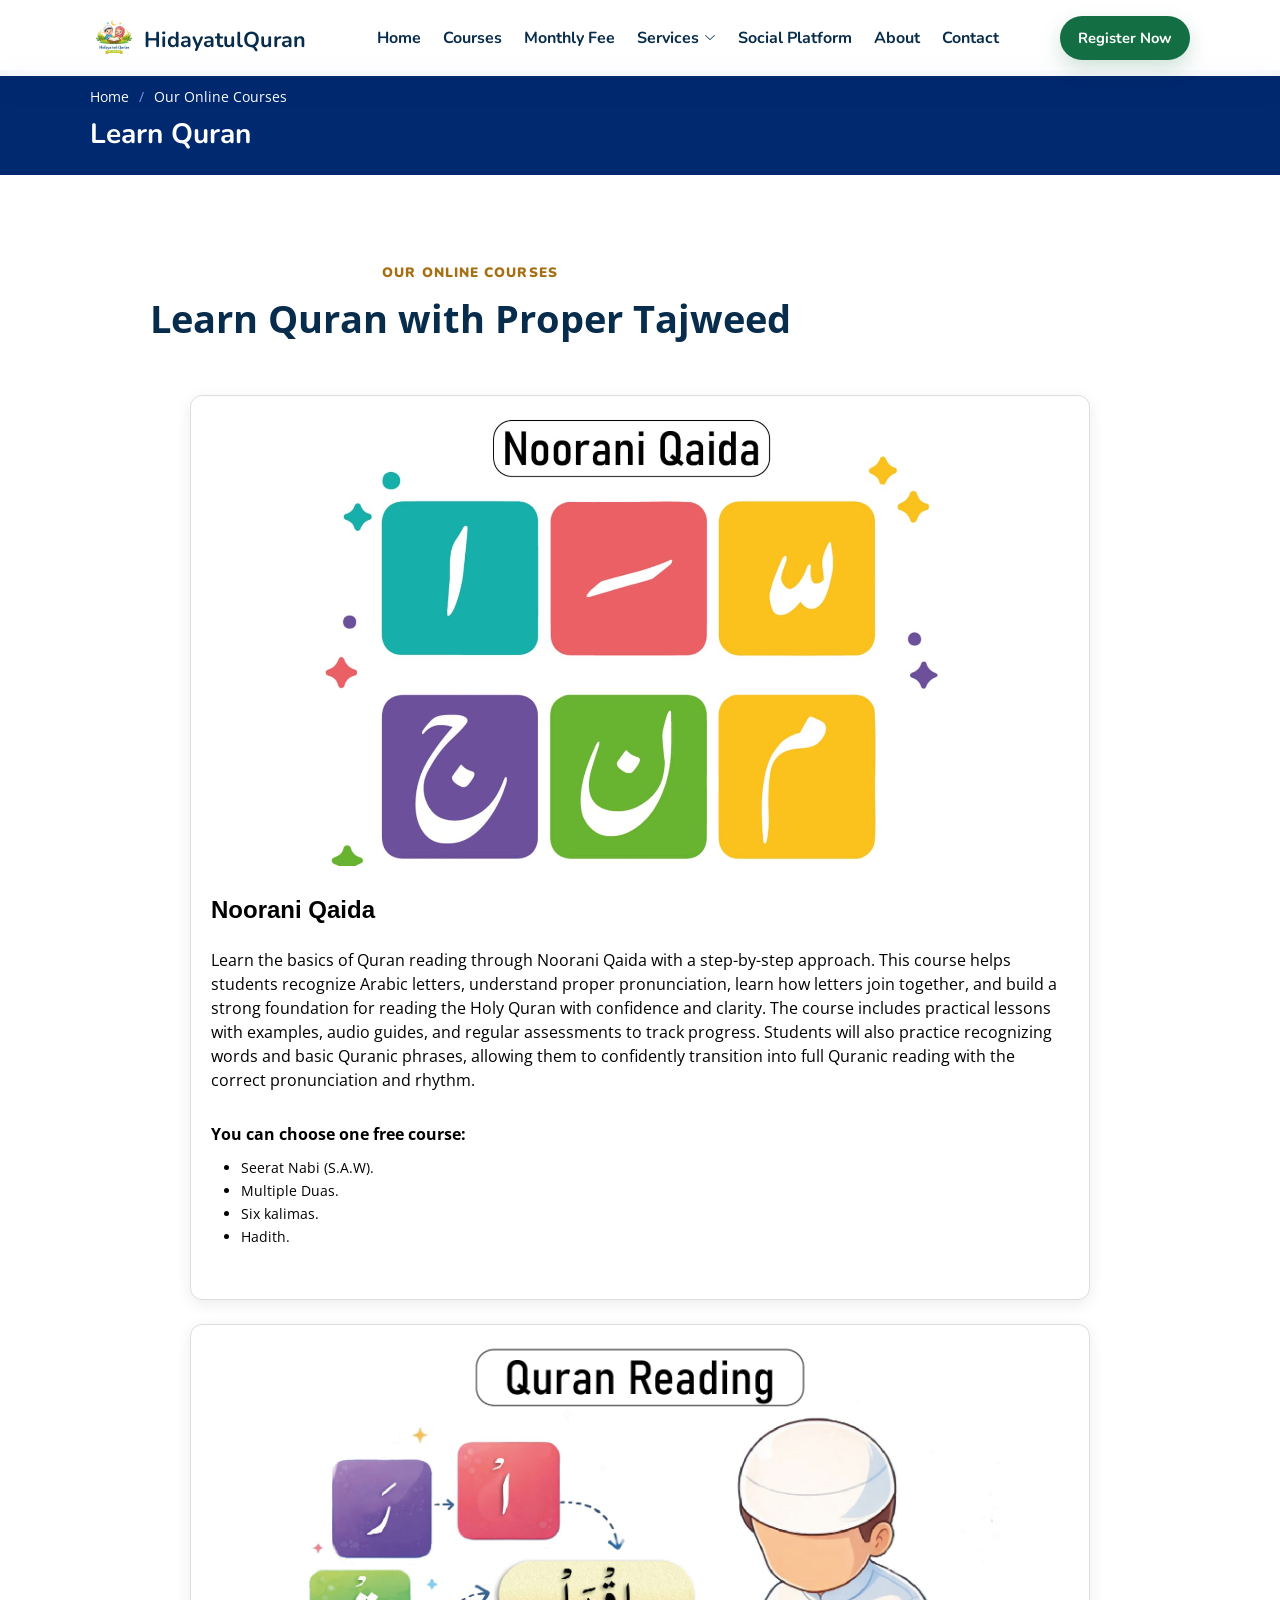
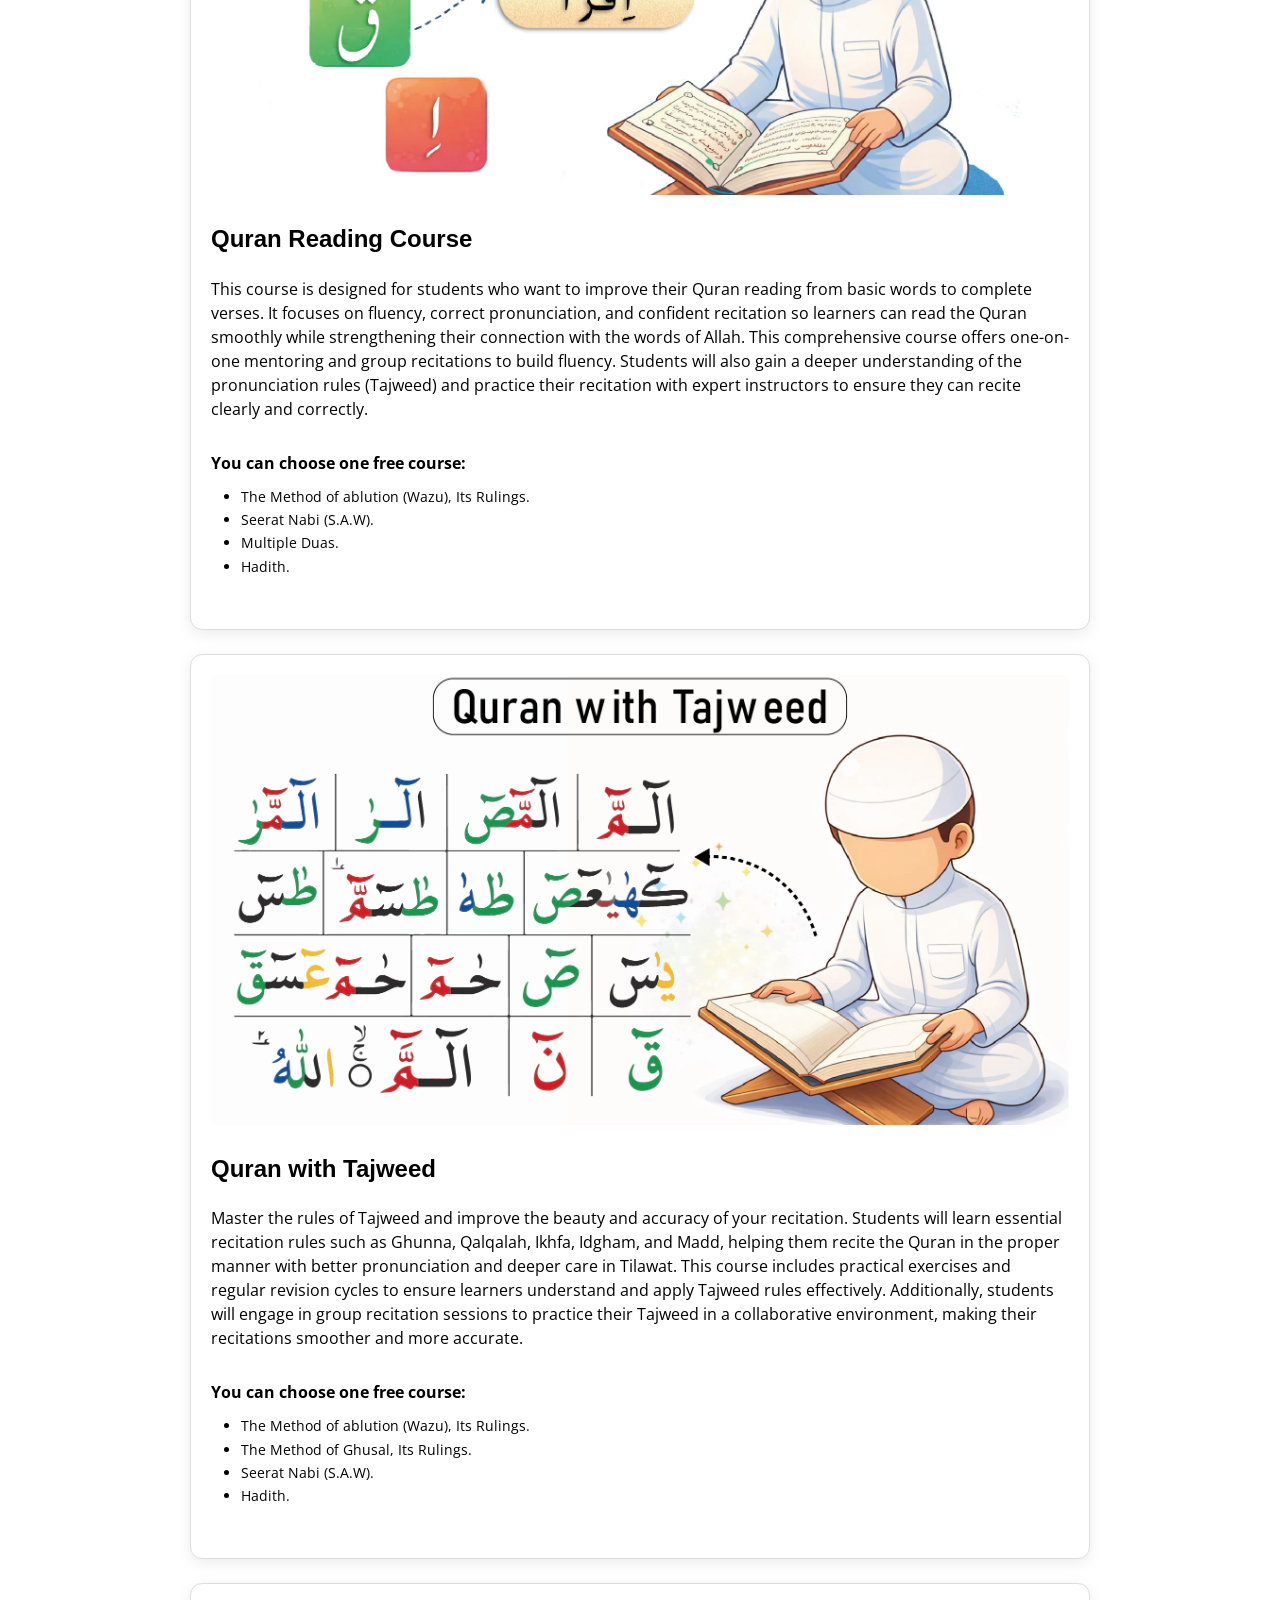
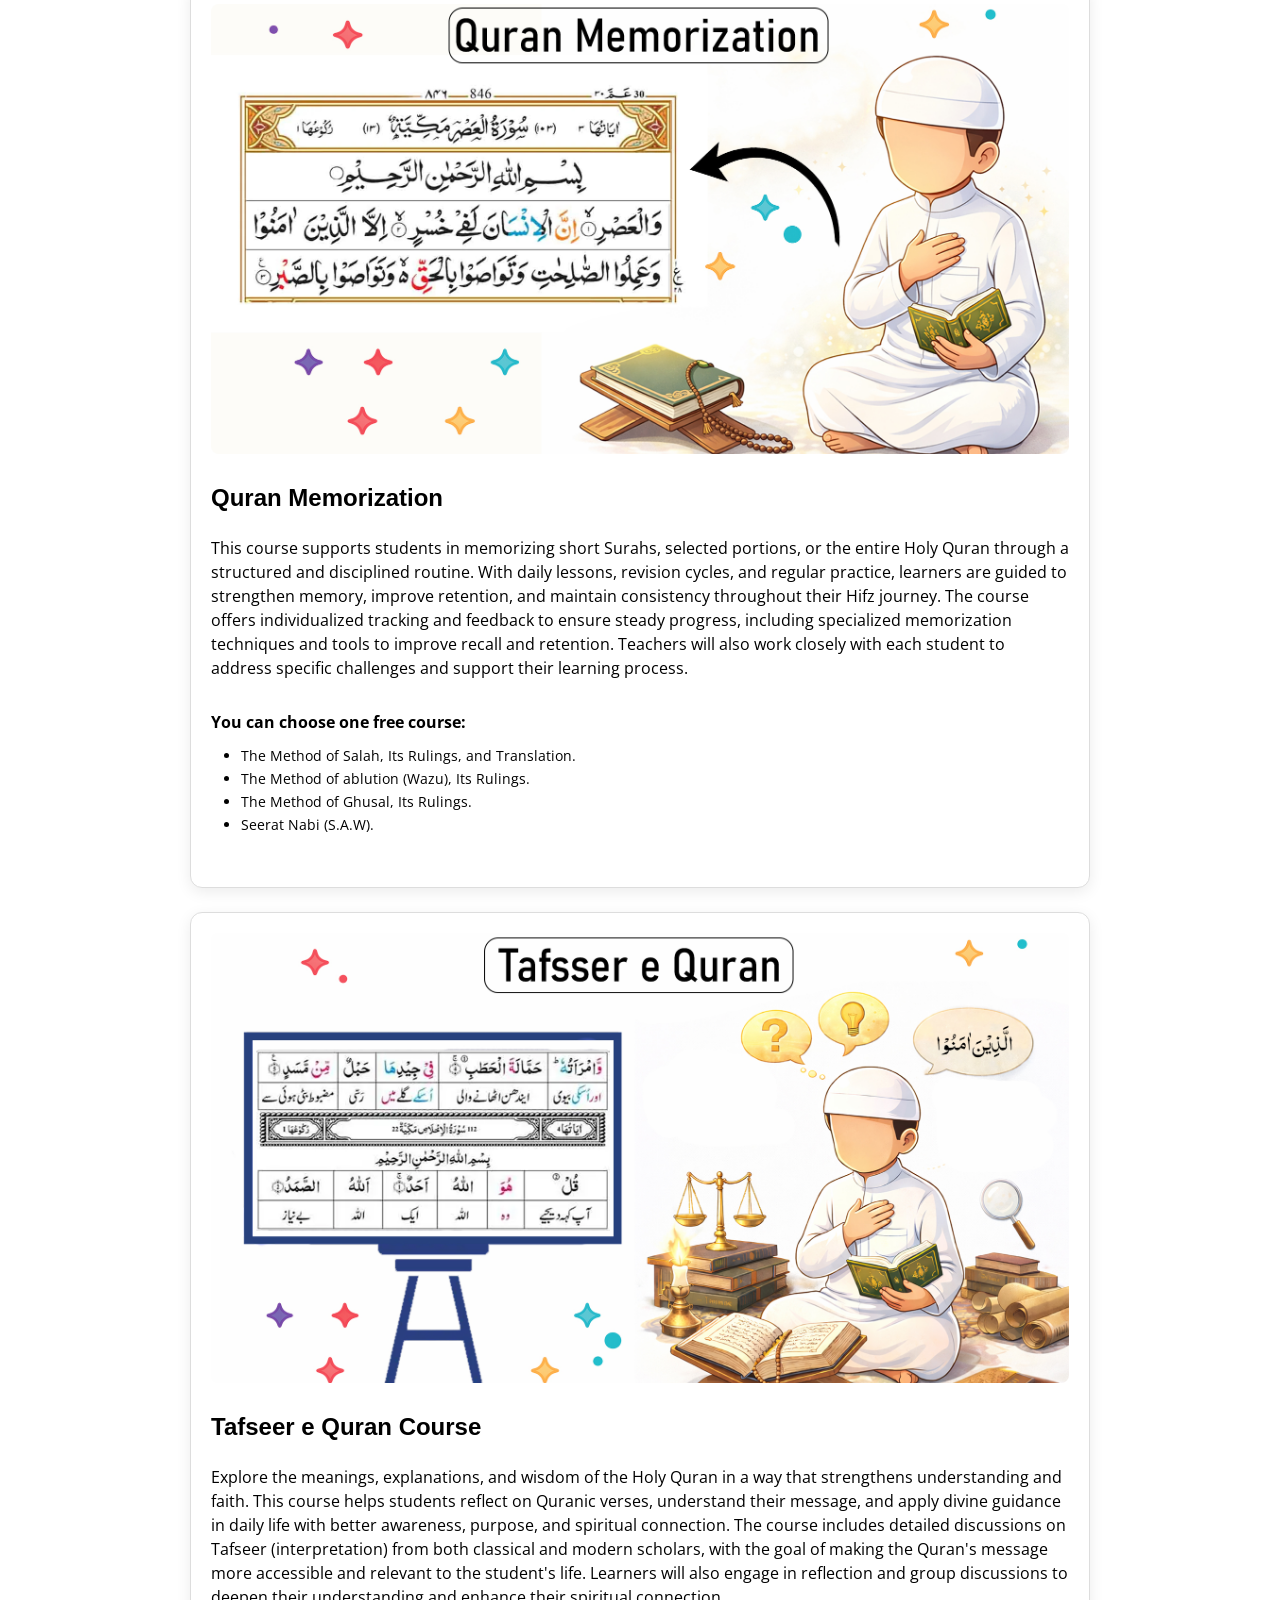
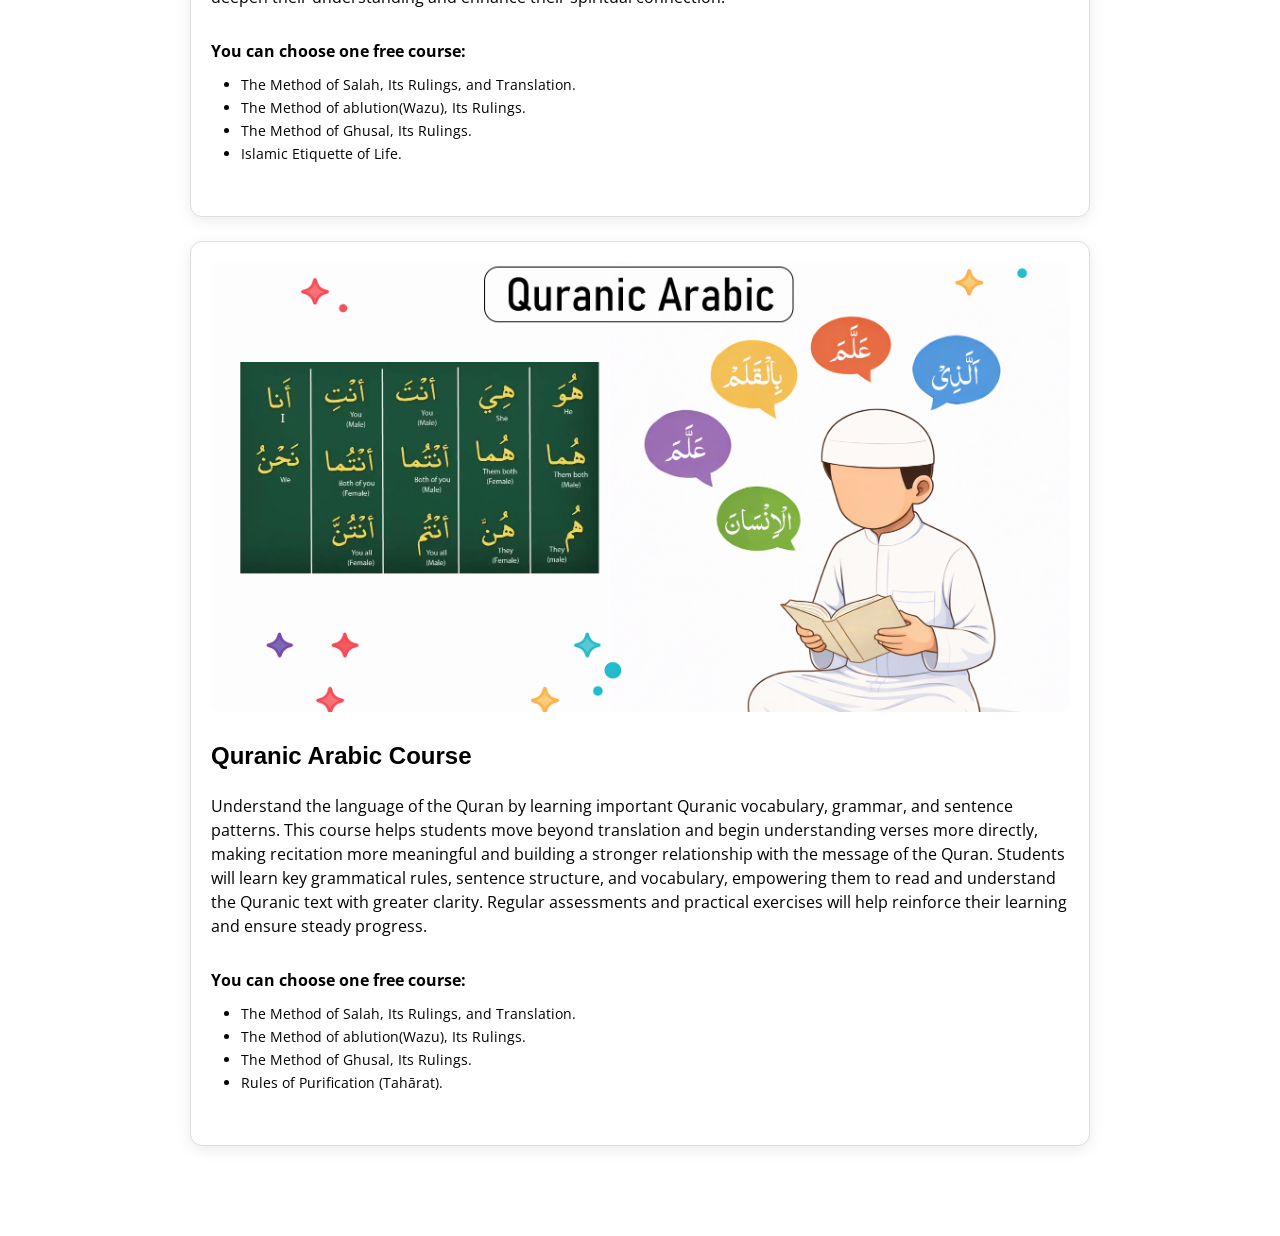
<file: Explore.html>
﻿<!DOCTYPE html>
<html lang="en">

<head>
  <meta charset="utf-8">
  <meta content="width=device-width, initial-scale=1.0" name="viewport">

  <link rel="preconnect" href="https://fonts.googleapis.com">
  <link rel="preconnect" href="https://fonts.gstatic.com" crossorigin>

  <title>Online Quran Courses — Noorani Qaida, Tajweed, Hifz and More | HidayatulQuran</title>
  <meta name="description"
    content="Explore all online Quran courses at HidayatulQuran Academy — Noorani Qaida, Quran Reading, Tajweed, Hifz, Tafseer and Quranic Arabic. 1-on-1 live classes for kids and adults.">
  <link rel="canonical" href="https://hidayatulquran.com/Explore.html">
  <meta name="robots" content="index, follow">

  <!-- Favicons -->
  <link href="assets/img/hidayatulquran1.png" rel="icon" type="image/png">
  <link href="assets/img/hidayatulquran1.png" rel="apple-touch-icon">

  <!-- Google Fonts -->
  <link
    href="https://fonts.googleapis.com/css?family=Open+Sans:300,300i,400,400i,600,600i,700,700i|Nunito:300,300i,400,400i,600,600i,700,700i|Poppins:300,300i,400,400i,500,500i,600,600i,700,700i"
    rel="stylesheet">

  <!-- Vendor CSS Files -->
  <link href="assets/vendor/bootstrap/css/bootstrap.min.css" rel="stylesheet">
  <link href="assets/vendor/bootstrap-icons/bootstrap-icons.css" rel="stylesheet">
  <link href="assets/vendor/aos/aos.css" rel="stylesheet">
  <link href="assets/vendor/remixicon/remixicon.css" rel="stylesheet">
  <link href="assets/vendor/swiper/swiper-bundle.min.css" rel="stylesheet">
  <link href="assets/vendor/glightbox/css/glightbox.min.css" rel="stylesheet">

  <!-- Template Main CSS File -->
  <link href="assets/css/style.css?v=20260530-12" rel="stylesheet">

  <!-- =======================================================
  * Template Name: FlexStart - v1.4.0
  * Template URL: https://bootstrapmade.com/flexstart-bootstrap-startup-template/
  * Author: BootstrapMade.com
  * License: https://bootstrapmade.com/license/
  ======================================================== -->
</head>

<body>

  <!-- ======= Header ======= -->
  <header id="header" class="header fixed-top" role="banner">
    <div class="container-fluid container-xl d-flex align-items-center justify-content-between">
      <a href="index.html" class="logo d-flex align-items-center" aria-label="HidayatulQuran Academy home">
        <img src="assets/img/hidayatulquran1.png" alt="HidayatulQuran Academy logo">
        <span>HidayatulQuran</span>
      </a>
      <nav id="navbar" class="navbar" aria-label="Primary navigation">
        <ul>
          <li><a href="index.html">Home</a></li>
          <li><a href="index.html#QuranCourses">Courses</a></li>
          <li><a href="index.html#MonthlyFee">Monthly Fee</a></li>
          <li class="dropdown"><a href="#" aria-haspopup="true" aria-expanded="false"><span>Services</span> <i class="bi bi-chevron-down"></i></a>
            <ul>
              <li><a href="enrollment-process.html">Enrollment Process</a></li>
              <li class="dropdown"><a href="#" aria-haspopup="true" aria-expanded="false"><span>Specialities</span> <i class="bi bi-chevron-right"></i></a>
                <ul>
                  <li><a href="index.html#features">Why Choose</a></li>
                  <li><a href="index.html#OurTeachingMethod">Our Teaching Method</a></li>
                  <li><a href="empowering-through-quranic-learning.html">Empowering Students</a></li>
                </ul>
              </li>
              <li><a href="faq.html">F.A.Q</a></li>
            </ul>
          </li>
          <li><a href="socialPlatforms.html">Social Platform</a></li>
          <li><a href="about.html">About</a></li>
          <li><a href="index.html#contact">Contact</a></li>
        </ul>
        <button class="mobile-nav-toggle bi bi-list" type="button" aria-label="Open navigation menu"
          aria-controls="navbar" aria-expanded="false"></button>
      </nav>
      <a href="registration.html" class="header-register">Register Now</a>
    </div>
  </header>

  <main id="main">

    <!-- ======= Breadcrumbs ======= -->
    <section class="breadcrumbs" style="margin-top: 70px;">
      <div class="container">

        <ol>
          <li><a href="index.html">Home</a></li>
          <li id="courseBreadcrumb">Our Online Courses</li>
        </ol>

        <h2><strong id="courseTitle">Learn Quran</strong></h2>

      </div>
    </section><!-- End Breadcrumbs -->

    <script>
        document.addEventListener("DOMContentLoaded", function() {
      const geturlParams = new URLSearchParams(window.location.search);
      const setcourseName = geturlParams.get('course');

      if (setcourseName) {
        const decodedName = decodeURIComponent(setcourseName);

        // Update breadcrumb
        document.getElementById('courseBreadcrumb').innerText = 'Our Online Courses';

        // Update title
        document.getElementById('courseTitle').innerText = decodedName;
         document.getElementById('courseDescription').innerText = `${decodedName} with Hidaya Tul Quran`;
      }})
    </script>

    <!-- ======= Our Online Quran Courses Section ======= -->
    <section id="QuranCourses" class="courses">
      <div class="container" data-aos="fade-up">
     <header class="section-header" style="padding: 0px; margin: 0px;">
  <h3 style="color: #E1B152;">
    <strong>
      Our Online Courses
    </strong>
  </h3>


  <p id="courseDescription">Learn Quran with Proper Tajweed</p>
</header>
        <div class="row" id="coursesContainer"></div>

        <script>
          const urlParams = new URLSearchParams(window.location.search);
          const courseName = urlParams.get('course');

          if (courseName) {
            const decodedName = decodeURIComponent(courseName);

            // document.getElementById('courseBreadcrumb').innerText = decodedName;
            document.getElementById('courseTitle').innerText = decodedName;
          }

 const courses = [
    {
        title: "Noorani Qaida",
        image: "assets/img/NooraniQaida_hidayatulquran_Academy.jpg",
        alt: "Noorani Qaida online course for kids and Quran beginners",
        description: "Learn the basics of Quran reading through Noorani Qaida with a step-by-step approach. This course helps students recognize Arabic letters, understand proper pronunciation, learn how letters join together, and build a strong foundation for reading the Holy Quran with confidence and clarity. The course includes practical lessons with examples, audio guides, and regular assessments to track progress. Students will also practice recognizing words and basic Quranic phrases, allowing them to confidently transition into full Quranic reading with the correct pronunciation and rhythm.",
        benefits: [
            "Seerat Nabi (S.A.W).",
            "Multiple Duas.",
            "Six kalimas.",
            "Hadith."
        ],
        aosDelay: 400,
        exploreLink: "Explore.html"
    },
    {
        title: "Quran Reading Course",
        image: "assets/img/QuranReadingCourse_hidayatulquran_Academy.jpeg",
        alt: "Quran reading course online with certified tutor guidance",
        description: "This course is designed for students who want to improve their Quran reading from basic words to complete verses. It focuses on fluency, correct pronunciation, and confident recitation so learners can read the Quran smoothly while strengthening their connection with the words of Allah. This comprehensive course offers one-on-one mentoring and group recitations to build fluency. Students will also gain a deeper understanding of the pronunciation rules (Tajweed) and practice their recitation with expert instructors to ensure they can recite clearly and correctly.",
        benefits: [
            "The Method of ablution (Wazu), Its Rulings.",
            "Seerat Nabi (S.A.W).",
            "Multiple Duas.",
            "Hadith."
        ],
        aosDelay: 400,
        exploreLink: "Explore.html"
    },
    {
        title: "Quran with Tajweed",
        image: "assets/img/QuranWithTajweed_hidayatulquran_Academy.jpeg",
        alt: "Quran with Tajweed course for accurate online recitation",
        description: "Master the rules of Tajweed and improve the beauty and accuracy of your recitation. Students will learn essential recitation rules such as Ghunna, Qalqalah, Ikhfa, Idgham, and Madd, helping them recite the Quran in the proper manner with better pronunciation and deeper care in Tilawat. This course includes practical exercises and regular revision cycles to ensure learners understand and apply Tajweed rules effectively. Additionally, students will engage in group recitation sessions to practice their Tajweed in a collaborative environment, making their recitations smoother and more accurate.",
        benefits: [
            "The Method of ablution (Wazu), Its Rulings.",
            "The Method of Ghusal, Its Rulings.",
            "Seerat Nabi (S.A.W).",
            "Hadith."
        ],
        aosDelay: 600,
        exploreLink: "Explore.html"
    },
    {
        title: "Quran Memorization",
        image: "assets/img/QuranMemorization_hidayatulquran_Academy.jpeg",
        alt: "Online Hifz and Quran memorization course with structured daily revision",
        description: "This course supports students in memorizing short Surahs, selected portions, or the entire Holy Quran through a structured and disciplined routine. With daily lessons, revision cycles, and regular practice, learners are guided to strengthen memory, improve retention, and maintain consistency throughout their Hifz journey. The course offers individualized tracking and feedback to ensure steady progress, including specialized memorization techniques and tools to improve recall and retention. Teachers will also work closely with each student to address specific challenges and support their learning process.",
        benefits: [
            "The Method of Salah, Its Rulings, and Translation.",
            "The Method of ablution (Wazu), Its Rulings.",
            "The Method of Ghusal, Its Rulings.",
            "Seerat Nabi (S.A.W)."
        ],
        aosDelay: 800,
        exploreLink: "Explore.html"
    },
    {
        title: "Tafseer e Quran Course",
        image: "assets/img/TafseerQuran_hidayatulquran_Academy.jpeg",
        alt: "Tafseer e Quran course for understanding Quranic meaning and wisdom",
        description: "Explore the meanings, explanations, and wisdom of the Holy Quran in a way that strengthens understanding and faith. This course helps students reflect on Quranic verses, understand their message, and apply divine guidance in daily life with better awareness, purpose, and spiritual connection. The course includes detailed discussions on Tafseer (interpretation) from both classical and modern scholars, with the goal of making the Quran's message more accessible and relevant to the student's life. Learners will also engage in reflection and group discussions to deepen their understanding and enhance their spiritual connection.",
        benefits: [
            "The Method of Salah, Its Rulings, and Translation.",
            "The Method of ablution(Wazu), Its Rulings.",
            "The Method of Ghusal, Its Rulings.",
            "Islamic Etiquette of Life."
        ],
        aosDelay: 1000,
        exploreLink: "Explore.html"
    },
    {
        title: "Quranic Arabic Course",
        image: "assets/img/QuranicArabic_hidayatulquran_Academy.jpeg",
        alt: "Quranic Arabic course for understanding Quran vocabulary and grammar",
        description: "Understand the language of the Quran by learning important Quranic vocabulary, grammar, and sentence patterns. This course helps students move beyond translation and begin understanding verses more directly, making recitation more meaningful and building a stronger relationship with the message of the Quran. Students will learn key grammatical rules, sentence structure, and vocabulary, empowering them to read and understand the Quranic text with greater clarity. Regular assessments and practical exercises will help reinforce their learning and ensure steady progress.",
        benefits: [
            "The Method of Salah, Its Rulings, and Translation.",
            "The Method of ablution(Wazu), Its Rulings.",
            "The Method of Ghusal, Its Rulings.",
            "Rules of Purification (Tahārat)."
        ],
        aosDelay: 1200,
        exploreLink: "Explore.html"
    }
];
        
          const coursesContainer = document.getElementById("coursesContainer");

          function createBenefitsList(benefits) {
            return benefits.map(item => `<li>${item}</li>`).join("");
          }

          function renderCourses() {
            let html = "";
            let filteredCourses = courses;

            if (courseName) {
              const decodedName = decodeURIComponent(courseName).trim().toLowerCase();

              filteredCourses = courses.filter(course =>
                course.title.trim().toLowerCase() === decodedName
              );
            }

            if (filteredCourses.length === 0) {
              coursesContainer.innerHTML = `
        <div style="width:100%; text-align:center;">
          <h4 style="color:#000;">Course not found</h4>
        </div>
      `;
              return;
            }

            filteredCourses.forEach((course, index) => {
              html += `
        <div style="
          width:100%;
          display:flex;
          justify-content:center;
          align-items:center;
          margin-top:24px;
        ">
          <div style="
            width:90%;
            max-width:900px;
          ">
            <div class="box"
              data-aos="fade-up"
              data-aos-delay="${course.aosDelay}"
              style="
                display:flex;
                flex-direction:column;
                justify-content:space-between;
                width:100%;
                // height: 420px;
                min-height:420px;
                padding:20px;
                background-color:#fff;
                border:1px solid #ddd;
                border-radius:12px;
                box-shadow:0 4px 15px rgba(0,0,0,0.08);
                margin:0 auto;
              ">

              <img
                src="${course.image}"
                class="img-fluid"
                alt="${course.alt}"
                style="
                  width:100%;
                  height:auto;
                  min-height:220px;
                  max-height:450px;
                  object-fit:cover;
                  border-radius:8px;
                ">

              <h2 style="
                margin-top:30px;
                color:#000000;
                font-family:'Croissant One', sans-serif;
              ">
                ${course.title}
              </h2>

              <p style="
            
                flex-grow:1;
                color:#000000;
                font-size:16px;
              ">
                ${course.description}
              </p>

              <div style="
                color:#000000;
                font-size:12px;
                margin-bottom:15px;
              ">
                <p style="
                  padding:0;
                  margin:0 0 10px 0;
                  font-weight:bold;
                  font-size:16px;
                ">
                  You can choose one free course:
                </p>
                <ul style="
                  padding:0;
                  margin-left:30px;
                  // font-weight:bold;
                  font-size:14px;
                ">
                  ${createBenefitsList(course.benefits)}
                </ul>
              </div>
            </div>
          </div>
        </div>
      `;
            });

            coursesContainer.innerHTML = `
      <div style="
        width:100%;
        display:flex;
        flex-wrap:wrap;
        justify-content:center;
        align-items:center;
      ">
        ${html}
      </div>
    `;
          }

          renderCourses();
        </script>

      </div>
    </section><!-- End Our Online Quran Courses Section -->

  </main><!-- End #main -->



   <div class="back-to-top d-flex align-items-center"
    style="padding: 30px; flex-direction: column; justify-content: flex-end; background-color: transparent; padding: 0px;">

    <div
      style="background-color: #169344; margin-bottom: 15px; padding: 10px; border-top-right-radius: 10px; border-top-left-radius: 0px;">
      <a href="https://wa.me/923365398542?text=Assalamu%20Alaikum%2C%20I%20want%20to%20book%20a%20free%20trial%20Quran%20class." target="_blank">
        <i class="bi bi-whatsapp"></i>
      </a>
    </div>

    <div
      style="background-color: #3b51e0; margin-bottom: 0px; padding: 10px; border-bottom-left-radius: 10px; border-bottom-right-radius: 0px; ">
      <a href="#">
        <i class="bi bi-arrow-up-short"></i>
      </a>
    </div>
  </div>

  <!-- Vendor JS Files -->
  <script src="assets/vendor/bootstrap/js/bootstrap.bundle.js"></script>
  <script src="assets/vendor/aos/aos.js"></script>
  <script src="assets/vendor/php-email-form/validate.js"></script>
  <script src="assets/vendor/swiper/swiper-bundle.min.js"></script>
  <script src="assets/vendor/purecounter/purecounter.js"></script>
  <script src="assets/vendor/isotope-layout/isotope.pkgd.min.js"></script>
  <script src="assets/vendor/glightbox/js/glightbox.min.js"></script>

  <!-- Template Main JS File -->
  <script src="assets/js/main.js?v=20260530-4"></script>

</body>

</html>
</file>
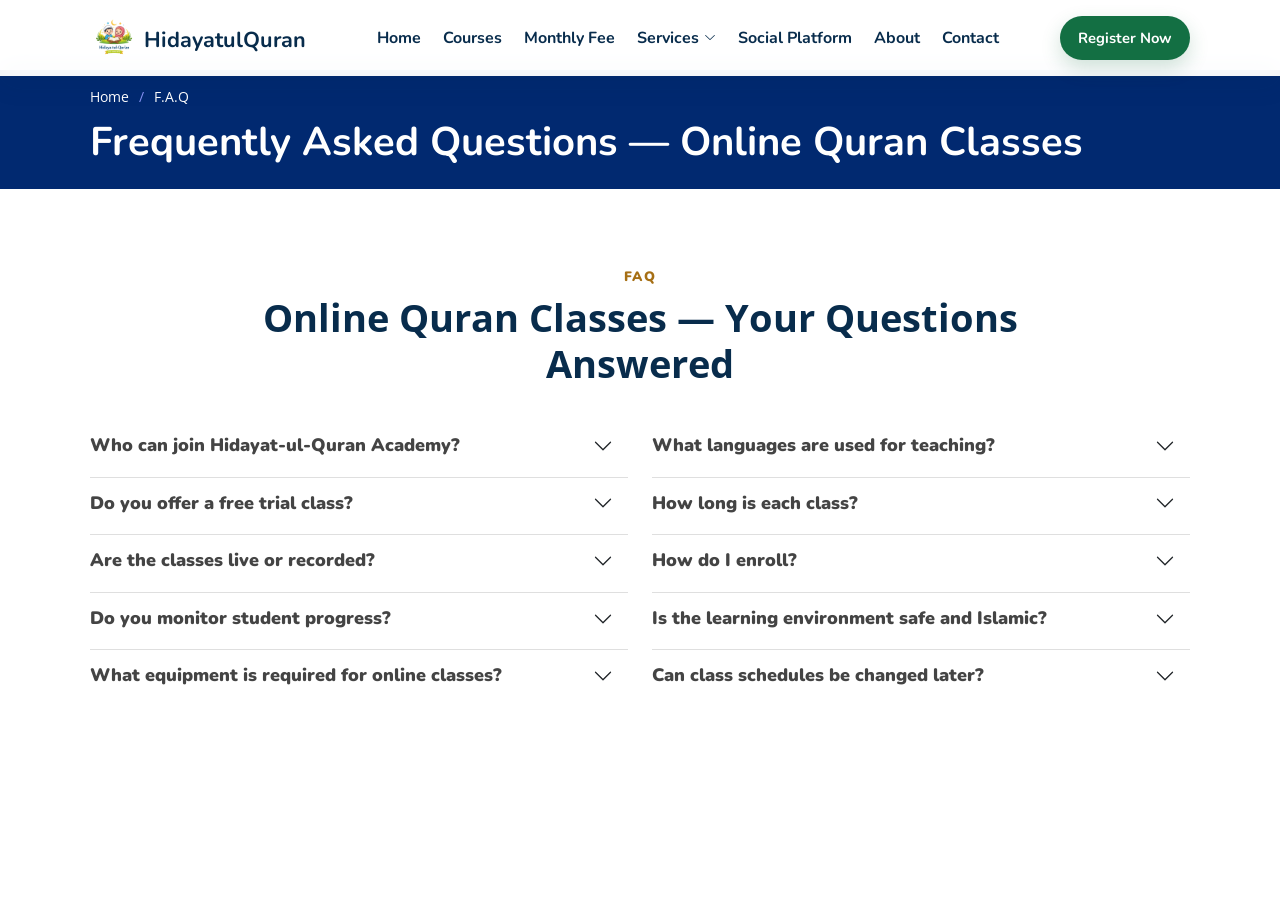
<file: faq.html>
﻿<!DOCTYPE html>
<html lang="en">

<head>
  <meta charset="utf-8">
  <meta content="width=device-width, initial-scale=1.0" name="viewport">

  <link rel="preconnect" href="https://fonts.googleapis.com">
  <link rel="preconnect" href="https://fonts.gstatic.com" crossorigin>

  <title>FAQ — Online Quran Classes Questions Answered | HidayatulQuran Academy</title>
  <meta name="description"
    content="Get answers to common questions about our online Quran classes. Free trial, female tutors, Tajweed, Hifz, fees, scheduling and more. HidayatulQuran Academy.">
  <link rel="canonical" href="https://www.hidayatulquran.com/faq.html">
  <meta name="robots" content="index, follow">
  <meta name="author" content="HidayatulQuran Academy">

  <meta property="og:title" content="FAQ — Online Quran Classes Questions Answered | HidayatulQuran Academy">
  <meta property="og:description" content="Answers to common questions about our online Quran classes — free trial, female tutors, Tajweed, scheduling, fees and more.">
  <meta property="og:type" content="website">
  <meta property="og:url" content="https://www.hidayatulquran.com/faq.html">
  <meta property="og:image" content="https://www.hidayatulquran.com/assets/img/hidayatulquran1.png">
  <meta property="og:site_name" content="HidayatulQuran Academy">

  <meta name="twitter:card" content="summary_large_image">
  <meta name="twitter:title" content="FAQ — Online Quran Classes | HidayatulQuran Academy">
  <meta name="twitter:description" content="Common questions about our 1-on-1 online Quran classes answered — free trial, female tutors, Tajweed, scheduling and more.">
  <meta name="twitter:image" content="https://www.hidayatulquran.com/assets/img/hidayatulquran1.png">

  <link rel="alternate" hreflang="en-us" href="https://www.hidayatulquran.com/faq.html">
  <link rel="alternate" hreflang="en-gb" href="https://www.hidayatulquran.com/faq.html">
  <link rel="alternate" hreflang="en-ca" href="https://www.hidayatulquran.com/faq.html">
  <link rel="alternate" hreflang="en-ae" href="https://www.hidayatulquran.com/faq.html">
  <link rel="alternate" hreflang="en-au" href="https://www.hidayatulquran.com/faq.html">
  <link rel="alternate" hreflang="x-default" href="https://www.hidayatulquran.com/faq.html">

  <script type="application/ld+json">
  {
    "@context": "https://schema.org",
    "@type": "FAQPage",
    "mainEntity": [
      {"@type": "Question", "name": "Who can join HidayatulQuran Academy?", "acceptedAnswer": {"@type": "Answer", "text": "Anyone can join our academy, including children, adults, beginners, and advanced learners. We also welcome new Muslims who want to learn the Quran from scratch."}},
      {"@type": "Question", "name": "Do you offer a free trial online Quran class?", "acceptedAnswer": {"@type": "Answer", "text": "Yes, we offer a free trial class so students and parents can experience our teaching style before enrolling. No payment is required."}},
      {"@type": "Question", "name": "Are the Quran classes live or recorded?", "acceptedAnswer": {"@type": "Answer", "text": "All our classes are live, one-to-one online sessions conducted via Zoom or other online platforms for effective learning."}},
      {"@type": "Question", "name": "Do you monitor student progress?", "acceptedAnswer": {"@type": "Answer", "text": "Yes, we regularly track student progress, provide feedback, and help students improve their Quran recitation and understanding."}},
      {"@type": "Question", "name": "What equipment is required for online Quran classes?", "acceptedAnswer": {"@type": "Answer", "text": "You only need a stable internet connection, a computer or mobile device, and Zoom or Microsoft Teams installed."}},
      {"@type": "Question", "name": "What languages are used for teaching?", "acceptedAnswer": {"@type": "Answer", "text": "Our teachers teach in English, Urdu, and Arabic, making learning easy for students worldwide."}},
      {"@type": "Question", "name": "How long is each class?", "acceptedAnswer": {"@type": "Answer", "text": "Each class usually lasts 30 to 45 minutes, depending on the course and student's learning level."}},
      {"@type": "Question", "name": "How do I enroll in online Quran classes?", "acceptedAnswer": {"@type": "Answer", "text": "You can enroll by filling out our online registration form or contacting us via WhatsApp or email. Our support team will guide you through the process."}},
      {"@type": "Question", "name": "Is the learning environment safe and Islamic?", "acceptedAnswer": {"@type": "Answer", "text": "Yes, we maintain a respectful, disciplined, and Islamic learning environment at all times. Parents are welcome to observe classes."}},
      {"@type": "Question", "name": "Can class schedules be changed later?", "acceptedAnswer": {"@type": "Answer", "text": "Yes, class schedules can be adjusted with prior notice based on availability."}}
    ]
  }
  </script>

  <!-- Favicons -->
  <link href="assets/img/hidayatulquran1.png" rel="icon" type="image/png">
  <link href="assets/img/hidayatulquran1.png" rel="apple-touch-icon">

  <!-- Google Fonts -->
  <link rel="preload" as="style" onload="this.onload=null;this.rel='stylesheet'" href="https://fonts.googleapis.com/css?family=Open+Sans:300,300i,400,400i,600,600i,700,700i|Nunito:300,300i,400,400i,600,600i,700,700i|Poppins:300,300i,400,400i,500,500i,600,600i,700,700i">
  <noscript><link rel="stylesheet" href="https://fonts.googleapis.com/css?family=Open+Sans:300,300i,400,400i,600,600i,700,700i|Nunito:300,300i,400,400i,600,600i,700,700i|Poppins:300,300i,400,400i,500,500i,600,600i,700,700i"></noscript>

  <!-- Vendor CSS Files -->
  <link href="assets/vendor/bootstrap/css/bootstrap.min.css" rel="stylesheet">
  <link href="assets/vendor/bootstrap-icons/bootstrap-icons.css" rel="stylesheet">
  <link href="assets/vendor/aos/aos.css" rel="stylesheet">
  <link href="assets/vendor/remixicon/remixicon.css" rel="stylesheet">
  <link href="assets/vendor/swiper/swiper-bundle.min.css" rel="stylesheet">
  <link href="assets/vendor/glightbox/css/glightbox.min.css" rel="stylesheet">

  <!-- Template Main CSS File -->
  <link href="assets/css/style.css?v=20260530-12" rel="stylesheet">

  <!-- =======================================================
  * Template Name: FlexStart - v1.4.0
  * Template URL: https://bootstrapmade.com/flexstart-bootstrap-startup-template/
  * Author: BootstrapMade.com
  * License: https://bootstrapmade.com/license/
  ======================================================== -->
</head>

<body>

  <!-- ======= Header ======= -->
  <header id="header" class="header fixed-top" role="banner">
    <div class="container-fluid container-xl d-flex align-items-center justify-content-between">
      <a href="index.html" class="logo d-flex align-items-center" aria-label="HidayatulQuran Academy home">
        <img src="assets/img/hidayatulquran1.png" alt="HidayatulQuran Academy logo">
        <span>HidayatulQuran</span>
      </a>
      <nav id="navbar" class="navbar" aria-label="Primary navigation">
        <ul>
          <li><a href="index.html">Home</a></li>
          <li><a href="index.html#QuranCourses">Courses</a></li>
          <li><a href="index.html#MonthlyFee">Monthly Fee</a></li>
          <li class="dropdown"><a href="#" aria-haspopup="true" aria-expanded="false"><span>Services</span> <i class="bi bi-chevron-down"></i></a>
            <ul>
              <li><a href="enrollment-process.html">Enrollment Process</a></li>
              <li class="dropdown"><a href="#" aria-haspopup="true" aria-expanded="false"><span>Specialities</span> <i class="bi bi-chevron-right"></i></a>
                <ul>
                  <li><a href="index.html#features">Why Choose</a></li>
                  <li><a href="index.html#OurTeachingMethod">Our Teaching Method</a></li>
                  <li><a href="empowering-through-quranic-learning.html">Empowering Students</a></li>
                </ul>
              </li>
              <li><a href="faq.html">F.A.Q</a></li>
            </ul>
          </li>
          <li><a href="socialPlatforms.html">Social Platform</a></li>
          <li><a href="about.html">About</a></li>
          <li><a href="index.html#contact">Contact</a></li>
        </ul>
        <button class="mobile-nav-toggle bi bi-list" type="button" aria-label="Open navigation menu"
          aria-controls="navbar" aria-expanded="false"></button>
      </nav>
      <a href="registration.html" class="header-register">Register Now</a>
    </div>
  </header>

  <main id="main">

    <!-- ======= Breadcrumbs ======= -->
    <section class="breadcrumbs" style="margin-top: 70px;">
      <div class="container">

        <ol>
          <li><a href="index.html">Home</a></li>
          <li>F.A.Q</li>
        </ol>
        <h1><strong>Frequently Asked Questions — Online Quran Classes</strong></h1>

      </div>
    </section><!-- End Breadcrumbs -->



      <!-- ======= F.A.Q Section ======= -->
    <section id="faq" class="faq">

      <div class="container" data-aos="fade-up">

        <header class="section-header">
          <h2 style="color: #E1B152;"><strong>FAQ</strong></h2>
          <p>Online Quran Classes — Your Questions Answered</p>
        </header>

        <div class="row">
          <div class="col-lg-6">
            <!-- F.A.Q List 1-->
            <div class="accordion accordion-flush" id="faqlist1">
              <div class="accordion-item">
                <h3 class="accordion-header">
                  <button class="accordion-button collapsed" type="button" data-bs-toggle="collapse"
                    data-bs-target="#faq-content-1">
                    <strong> Who can join Hidayat-ul-Quran Academy? </strong>
                  </button>
                </h3>
                <div id="faq-content-1" class="accordion-collapse collapse" data-bs-parent="#faqlist1">
                  <div class="accordion-body">
                    Anyone can join our academy, including children, adults, beginners, and advanced learners. We also
                    welcome new Muslims who want to learn the Quran from scratch.
                  </div>
                </div>
              </div>

              <div class="accordion-item">
                <h3 class="accordion-header">
                  <button class="accordion-button collapsed" type="button" data-bs-toggle="collapse"
                    data-bs-target="#faq-content-2">
                    <strong> Do you offer a free trial class? </strong>
                  </button>
                </h3>
                <div id="faq-content-2" class="accordion-collapse collapse" data-bs-parent="#faqlist1">
                  <div class="accordion-body">
                    Yes, we offer a free trial class so students and parents can experience our teaching style before
                    enrolling.
                  </div>
                </div>
              </div>

              <div class="accordion-item">
                <h3 class="accordion-header">
                  <button class="accordion-button collapsed" type="button" data-bs-toggle="collapse"
                    data-bs-target="#faq-content-3">
                    <strong> Are the classes live or recorded? </strong>
                  </button>
                </h3>
                <div id="faq-content-3" class="accordion-collapse collapse" data-bs-parent="#faqlist1">
                  <div class="accordion-body">
                    All our classes are live, one-to-one online sessions conducted via Zoom or other online platforms
                    for effective learning.
                  </div>
                </div>
              </div>
              <div class="accordion-item">
                <h3 class="accordion-header">
                  <button class="accordion-button collapsed" type="button" data-bs-toggle="collapse"
                    data-bs-target="#faq-content-4">
                    <strong> Do you monitor student progress? </strong>
                  </button>
                </h3>
                <div id="faq-content-4" class="accordion-collapse collapse" data-bs-parent="#faqlist1">
                  <div class="accordion-body">
                    Yes, we regularly track student progress, provide feedback, and help students improve their Quran
                    recitation and understanding.
                  </div>
                </div>
              </div>
              <div class="accordion-item">
                <h3 class="accordion-header">
                  <button class="accordion-button collapsed" type="button" data-bs-toggle="collapse"
                    data-bs-target="#faq-content-5">
                    <strong> What equipment is required for online classes? </strong>
                  </button>
                </h3>
                <div id="faq-content-5" class="accordion-collapse collapse" data-bs-parent="#faqlist1">
                  <div class="accordion-body">
                    You only need a stable internet connection, a computer or mobile device, and Zoom or Microsoft Teams
                    installed.
                  </div>
                </div>
              </div>

            </div>
          </div>

          <div class="col-lg-6">

            <!-- F.A.Q List 2-->
            <div class="accordion accordion-flush" id="faqlist2">

              <div class="accordion-item">
                <h3 class="accordion-header">
                  <button class="accordion-button collapsed" type="button" data-bs-toggle="collapse"
                    data-bs-target="#faq2-content-1">
                    <strong> What languages are used for teaching? </strong>
                  </button>
                </h3>
                <div id="faq2-content-1" class="accordion-collapse collapse" data-bs-parent="#faqlist2">
                  <div class="accordion-body">
                    Our teachers teach in English, Urdu, and Arabic, making learning easy for students worldwide.
                  </div>
                </div>
              </div>

              <div class="accordion-item">
                <h3 class="accordion-header">
                  <button class="accordion-button collapsed" type="button" data-bs-toggle="collapse"
                    data-bs-target="#faq2-content-2">
                    <strong> How long is each class? </strong>
                  </button>
                </h3>
                <div id="faq2-content-2" class="accordion-collapse collapse" data-bs-parent="#faqlist2">
                  <div class="accordion-body">
                    Each class usually lasts 30 to 45 minutes, depending on the course and student’s learning level.
                  </div>
                </div>
              </div>

              <div class="accordion-item">
                <h3 class="accordion-header">
                  <button class="accordion-button collapsed" type="button" data-bs-toggle="collapse"
                    data-bs-target="#faq2-content-4">
                    <strong>How do I enroll?</strong>
                  </button>
                </h3>
                <div id="faq2-content-4" class="accordion-collapse collapse" data-bs-parent="#faqlist2">
                  <div class="accordion-body">
                    You can enroll by filling out our online registration form or contacting us via WhatsApp or email.
                    Our support team will guide you through the process.
                  </div>
                </div>
              </div>

              <div class="accordion-item">
                <h3 class="accordion-header">
                  <button class="accordion-button collapsed" type="button" data-bs-toggle="collapse"
                    data-bs-target="#faq2-content-5">
                    <strong>Is the learning environment safe and Islamic?</strong>
                  </button>
                </h3>
                <div id="faq2-content-5" class="accordion-collapse collapse" data-bs-parent="#faqlist2">
                  <div class="accordion-body">
                    Yes, we maintain a respectful, disciplined, and Islamic learning environment at all times. Parents
                    are welcome to observe classes.
                  </div>
                </div>
              </div>

              <div class="accordion-item">
                <h3 class="accordion-header">
                  <button class="accordion-button collapsed" type="button" data-bs-toggle="collapse"
                    data-bs-target="#faq2-content-6">
                    <strong> Can class schedules be changed later? </strong>
                  </button>
                </h3>
                <div id="faq2-content-6" class="accordion-collapse collapse" data-bs-parent="#faqlist2">
                  <div class="accordion-body">
                    Yes, class schedules can be adjusted with prior notice based on availability.
                  </div>
                </div>
              </div>

            </div>
          </div>

        </div>

      </div>

    </section><!-- End F.A.Q Section -->

  </main><!-- End #main -->



    <div class="back-to-top d-flex align-items-center"
    style="padding: 30px; flex-direction: column; justify-content: flex-end; background-color: transparent; padding: 0px;">

    <div
      style="background-color: #169344; margin-bottom: 15px; padding: 10px; border-top-right-radius: 10px; border-top-left-radius: 0px;">
      <a href="https://wa.me/923365398542?text=Assalamu%20Alaikum%2C%20I%20want%20to%20book%20a%20free%20trial%20Quran%20class." target="_blank">
        <i class="bi bi-whatsapp"></i>
      </a>
    </div>

    <div
      style="background-color: #3b51e0; margin-bottom: 0px; padding: 10px; border-bottom-left-radius: 10px; border-bottom-right-radius: 0px; ">
      <a href="#">
        <i class="bi bi-arrow-up-short"></i>
      </a>
    </div>
  </div>
  
  <!-- Vendor JS Files -->
  <script src="assets/vendor/bootstrap/js/bootstrap.bundle.js"></script>
  <script src="assets/vendor/aos/aos.js"></script>
  <script src="assets/vendor/php-email-form/validate.js"></script>
  <script src="assets/vendor/swiper/swiper-bundle.min.js"></script>
  <script src="assets/vendor/purecounter/purecounter.js"></script>
  <script src="assets/vendor/isotope-layout/isotope.pkgd.min.js"></script>
  <script src="assets/vendor/glightbox/js/glightbox.min.js"></script>

  <!-- Template Main JS File -->
  <script src="assets/js/main.js?v=20260530-4"></script>

</body>

</html>
</file>
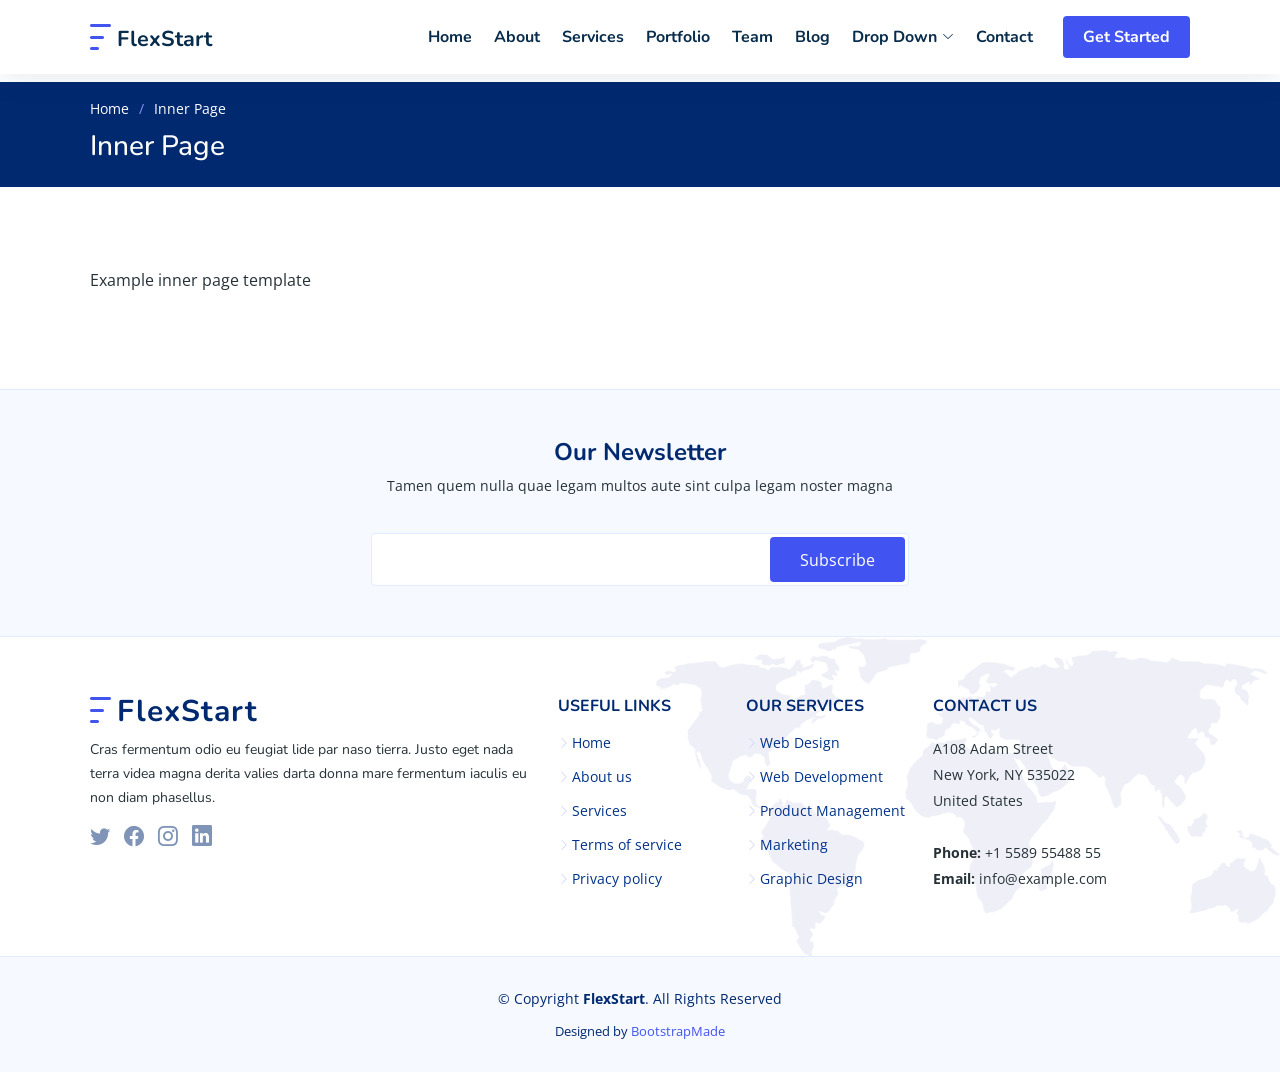
<file: inner-page.html>
<!DOCTYPE html>
<html lang="en">

<head>
  <meta charset="utf-8">
  <meta content="width=device-width, initial-scale=1.0" name="viewport">

  <title>Inner Page - FlexStart Bootstrap Template</title>
  <meta content="" name="description">
  <meta content="" name="keywords">

  <!-- Favicons -->
  <link href="assets/img/favicon.png" rel="icon">
  <link href="assets/img/apple-touch-icon.png" rel="apple-touch-icon">

  <!-- Google Fonts -->
  <link href="https://fonts.googleapis.com/css?family=Open+Sans:300,300i,400,400i,600,600i,700,700i|Nunito:300,300i,400,400i,600,600i,700,700i|Poppins:300,300i,400,400i,500,500i,600,600i,700,700i" rel="stylesheet">

  <!-- Vendor CSS Files -->
  <link href="assets/vendor/bootstrap/css/bootstrap.min.css" rel="stylesheet">
  <link href="assets/vendor/bootstrap-icons/bootstrap-icons.css" rel="stylesheet">
  <link href="assets/vendor/aos/aos.css" rel="stylesheet">
  <link href="assets/vendor/remixicon/remixicon.css" rel="stylesheet">
  <link href="assets/vendor/swiper/swiper-bundle.min.css" rel="stylesheet">
  <link href="assets/vendor/glightbox/css/glightbox.min.css" rel="stylesheet">

  <!-- Template Main CSS File -->
  <link href="assets/css/style.css" rel="stylesheet">

  <!-- =======================================================
  * Template Name: FlexStart - v1.4.0
  * Template URL: https://bootstrapmade.com/flexstart-bootstrap-startup-template/
  * Author: BootstrapMade.com
  * License: https://bootstrapmade.com/license/
  ======================================================== -->
</head>

<body>

  <!-- ======= Header ======= -->
  <header id="header" class="header fixed-top">
    <div class="container-fluid container-xl d-flex align-items-center justify-content-between">

      <a href="index.html" class="logo d-flex align-items-center">
        <img src="assets/img/logo.png" alt="">
        <span>FlexStart</span>
      </a>

      <nav id="navbar" class="navbar">
        <ul>
          <li><a class="nav-link scrollto " href="#hero">Home</a></li>
          <li><a class="nav-link scrollto" href="#about">About</a></li>
          <li><a class="nav-link scrollto" href="#services">Services</a></li>
          <li><a class="nav-link scrollto" href="#portfolio">Portfolio</a></li>
          <li><a class="nav-link scrollto" href="#team">Team</a></li>
          <li><a href="blog.html">Blog</a></li>
          <li class="dropdown"><a href="#"><span>Drop Down</span> <i class="bi bi-chevron-down"></i></a>
            <ul>
              <li><a href="#">Drop Down 1</a></li>
              <li class="dropdown"><a href="#"><span>Deep Drop Down</span> <i class="bi bi-chevron-right"></i></a>
                <ul>
                  <li><a href="#">Deep Drop Down 1</a></li>
                  <li><a href="#">Deep Drop Down 2</a></li>
                  <li><a href="#">Deep Drop Down 3</a></li>
                  <li><a href="#">Deep Drop Down 4</a></li>
                  <li><a href="#">Deep Drop Down 5</a></li>
                </ul>
              </li>
              <li><a href="#">Drop Down 2</a></li>
              <li><a href="#">Drop Down 3</a></li>
              <li><a href="#">Drop Down 4</a></li>
            </ul>
          </li>
          <li><a class="nav-link scrollto" href="#contact">Contact</a></li>
          <li><a class="getstarted scrollto" href="#about">Get Started</a></li>
        </ul>
        <i class="bi bi-list mobile-nav-toggle"></i>
      </nav><!-- .navbar -->

    </div>
  </header><!-- End Header -->

  <main id="main">

    <!-- ======= Breadcrumbs ======= -->
    <section class="breadcrumbs">
      <div class="container">

        <ol>
          <li><a href="index.html">Home</a></li>
          <li>Inner Page</li>
        </ol>
        <h2>Inner Page</h2>

      </div>
    </section><!-- End Breadcrumbs -->

    <section class="inner-page">
      <div class="container">
        <p>
          Example inner page template
        </p>
      </div>
    </section>

  </main><!-- End #main -->

  <!-- ======= Footer ======= -->
  <footer id="footer" class="footer">

    <div class="footer-newsletter">
      <div class="container">
        <div class="row justify-content-center">
          <div class="col-lg-12 text-center">
            <h4>Our Newsletter</h4>
            <p>Tamen quem nulla quae legam multos aute sint culpa legam noster magna</p>
          </div>
          <div class="col-lg-6">
            <form action="" method="post">
              <input type="email" name="email"><input type="submit" value="Subscribe">
            </form>
          </div>
        </div>
      </div>
    </div>

    <div class="footer-top">
      <div class="container">
        <div class="row gy-4">
          <div class="col-lg-5 col-md-12 footer-info">
            <a href="index.html" class="logo d-flex align-items-center">
              <img src="assets/img/logo.png" alt="">
              <span>FlexStart</span>
            </a>
            <p>Cras fermentum odio eu feugiat lide par naso tierra. Justo eget nada terra videa magna derita valies darta donna mare fermentum iaculis eu non diam phasellus.</p>
            <div class="social-links mt-3">
              <a href="#" class="twitter"><i class="bi bi-twitter"></i></a>
              <a href="#" class="facebook"><i class="bi bi-facebook"></i></a>
              <a href="#" class="instagram"><i class="bi bi-instagram bx bxl-instagram"></i></a>
              <a href="#" class="linkedin"><i class="bi bi-linkedin bx bxl-linkedin"></i></a>
            </div>
          </div>

          <div class="col-lg-2 col-6 footer-links">
            <h4>Useful Links</h4>
            <ul>
              <li><i class="bi bi-chevron-right"></i> <a href="#">Home</a></li>
              <li><i class="bi bi-chevron-right"></i> <a href="#">About us</a></li>
              <li><i class="bi bi-chevron-right"></i> <a href="#">Services</a></li>
              <li><i class="bi bi-chevron-right"></i> <a href="#">Terms of service</a></li>
              <li><i class="bi bi-chevron-right"></i> <a href="#">Privacy policy</a></li>
            </ul>
          </div>

          <div class="col-lg-2 col-6 footer-links">
            <h4>Our Services</h4>
            <ul>
              <li><i class="bi bi-chevron-right"></i> <a href="#">Web Design</a></li>
              <li><i class="bi bi-chevron-right"></i> <a href="#">Web Development</a></li>
              <li><i class="bi bi-chevron-right"></i> <a href="#">Product Management</a></li>
              <li><i class="bi bi-chevron-right"></i> <a href="#">Marketing</a></li>
              <li><i class="bi bi-chevron-right"></i> <a href="#">Graphic Design</a></li>
            </ul>
          </div>

          <div class="col-lg-3 col-md-12 footer-contact text-center text-md-start">
            <h4>Contact Us</h4>
            <p>
              A108 Adam Street <br>
              New York, NY 535022<br>
              United States <br><br>
              <strong>Phone:</strong> +1 5589 55488 55<br>
              <strong>Email:</strong> info@example.com<br>
            </p>

          </div>

        </div>
      </div>
    </div>

    <div class="container">
      <div class="copyright">
        &copy; Copyright <strong><span>FlexStart</span></strong>. All Rights Reserved
      </div>
      <div class="credits">
        <!-- All the links in the footer should remain intact. -->
        <!-- You can delete the links only if you purchased the pro version. -->
        <!-- Licensing information: https://bootstrapmade.com/license/ -->
        <!-- Purchase the pro version with working PHP/AJAX contact form: https://bootstrapmade.com/flexstart-bootstrap-startup-template/ -->
        Designed by <a href="https://bootstrapmade.com/">BootstrapMade</a>
      </div>
    </div>
  </footer><!-- End Footer -->

  <a href="#" class="back-to-top d-flex align-items-center justify-content-center"><i class="bi bi-arrow-up-short"></i></a>

  <!-- Vendor JS Files -->
  <script src="assets/vendor/bootstrap/js/bootstrap.bundle.js"></script>
  <script src="assets/vendor/aos/aos.js"></script>
  <script src="assets/vendor/php-email-form/validate.js"></script>
  <script src="assets/vendor/swiper/swiper-bundle.min.js"></script>
  <script src="assets/vendor/purecounter/purecounter.js"></script>
  <script src="assets/vendor/isotope-layout/isotope.pkgd.min.js"></script>
  <script src="assets/vendor/glightbox/js/glightbox.min.js"></script>

  <!-- Template Main JS File -->
  <script src="assets/js/main.js"></script>

</body>

</html>
</file>
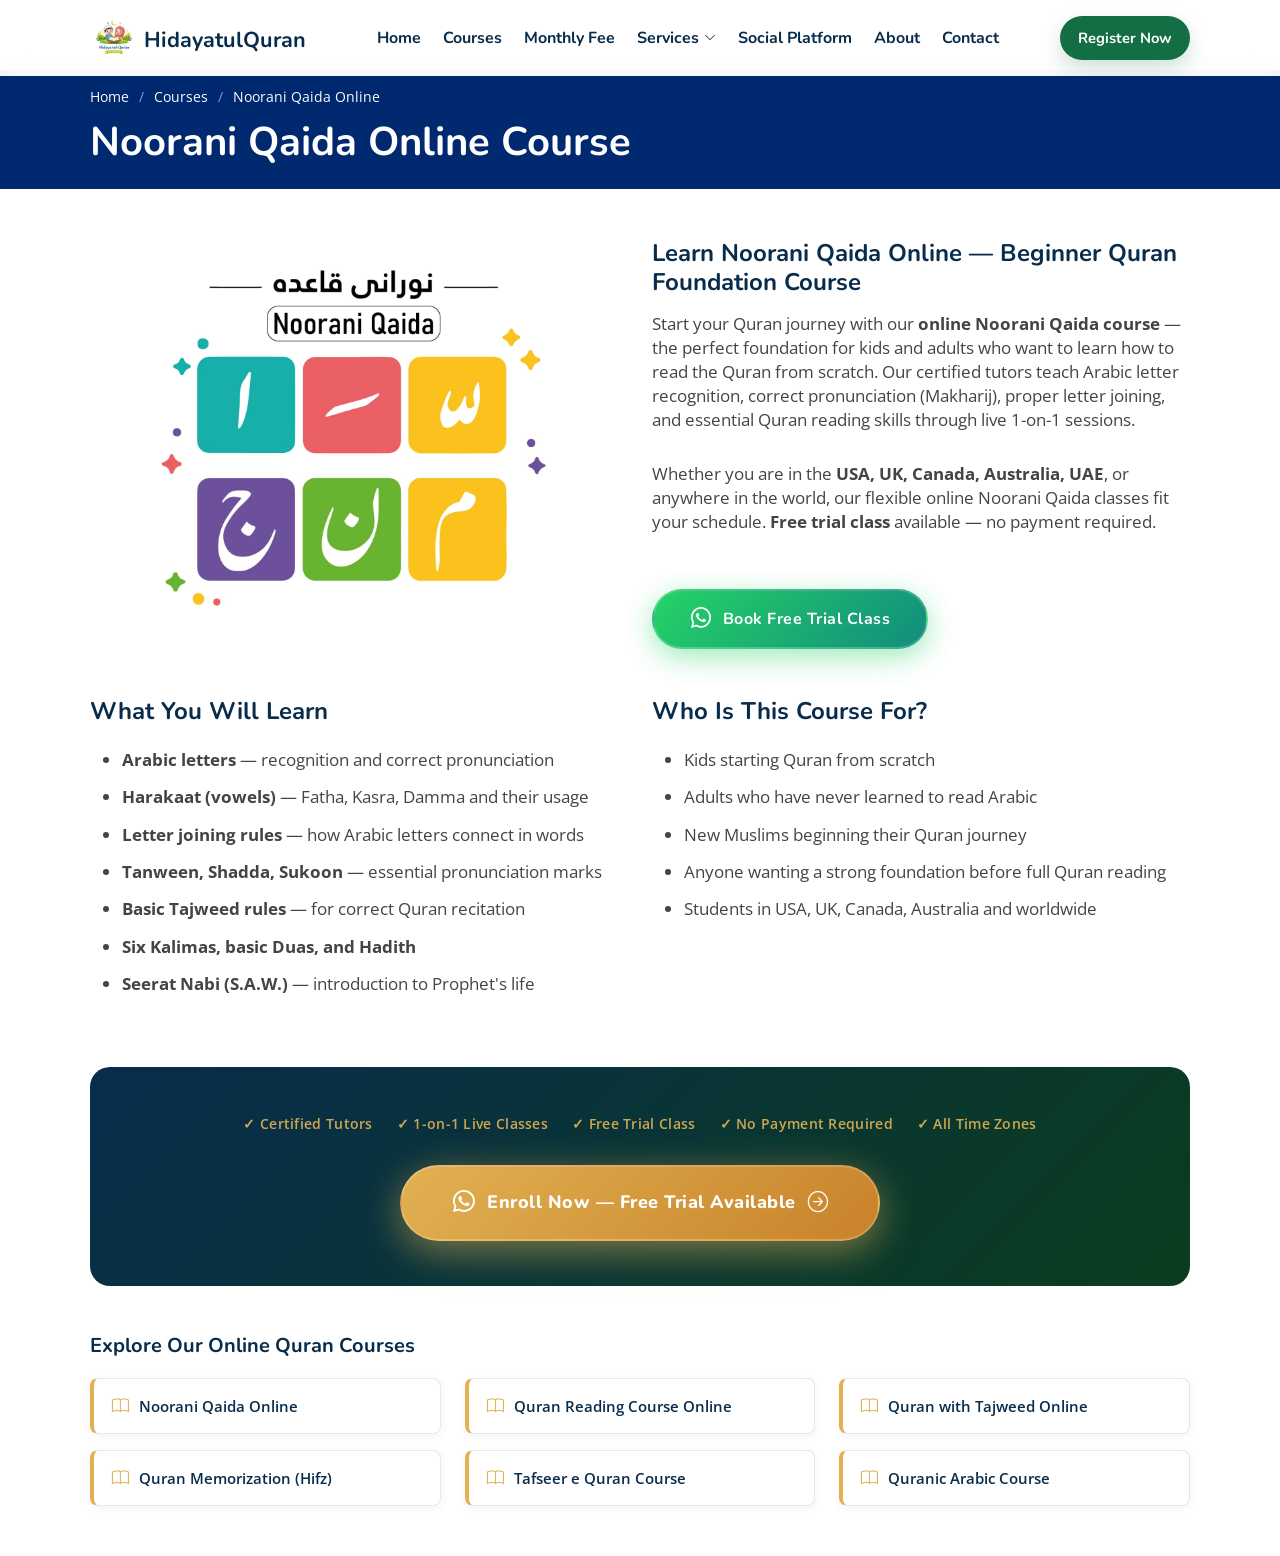
<file: noorani-qaida-online.html>
﻿<!DOCTYPE html>
<html lang="en">
<head>
  <meta charset="utf-8">
  <meta content="width=device-width, initial-scale=1.0" name="viewport">
  <link rel="preconnect" href="https://fonts.googleapis.com">
  <link rel="preconnect" href="https://fonts.gstatic.com" crossorigin>

  <title>Noorani Qaida Online Course for Kids and Beginners | HidayatulQuran Academy</title>
  <meta name="description" content="Learn Noorani Qaida online with certified tutors. 1-on-1 live classes for kids and adults starting their Quran journey. Proper pronunciation, Arabic letters, and Tajweed basics. Free trial!">
  <link rel="canonical" href="https://www.hidayatulquran.com/noorani-qaida-online.html">
  <meta name="robots" content="index, follow">
  <meta name="author" content="HidayatulQuran Academy">

  <meta property="og:title" content="Noorani Qaida Online Course for Kids and Beginners | HidayatulQuran Academy">
  <meta property="og:description" content="Learn Noorani Qaida online with certified tutors. 1-on-1 live classes for kids and Quran beginners. Free trial available!">
  <meta property="og:type" content="website">
  <meta property="og:url" content="https://www.hidayatulquran.com/noorani-qaida-online.html">
  <meta property="og:image" content="https://www.hidayatulquran.com/assets/img/NooraniQaida_hidayatulquran_Academy.jpg">
  <meta property="og:site_name" content="HidayatulQuran Academy">

  <script type="application/ld+json">
  {
    "@context": "https://schema.org",
    "@type": "Course",
    "name": "Noorani Qaida Online Course",
    "description": "Learn Noorani Qaida online with certified tutors. 1-on-1 live classes for kids and adults starting their Quran journey with Arabic letters and proper pronunciation.",
    "provider": {
      "@type": "Organization",
      "name": "HidayatulQuran Academy",
      "url": "https://www.hidayatulquran.com"
    },
    "courseMode": "online",
    "educationalLevel": "Beginner",
    "inLanguage": ["en", "ur", "ar"],
    "url": "https://www.hidayatulquran.com/noorani-qaida-online.html",
    "image": "https://www.hidayatulquran.com/assets/img/NooraniQaida_hidayatulquran_Academy.jpg"
  }
  </script>

  <script type="application/ld+json">
  {
    "@context": "https://schema.org",
    "@type": "BreadcrumbList",
    "itemListElement": [
      {"@type": "ListItem", "position": 1, "name": "Home", "item": "https://www.hidayatulquran.com/"},
      {"@type": "ListItem", "position": 2, "name": "Courses", "item": "https://www.hidayatulquran.com/#QuranCourses"},
      {"@type": "ListItem", "position": 3, "name": "Noorani Qaida Online", "item": "https://www.hidayatulquran.com/noorani-qaida-online.html"}
    ]
  }
  </script>

  <link href="assets/img/hidayatulquran1.png" rel="icon" type="image/png">
  <link href="assets/img/hidayatulquran1.png" rel="apple-touch-icon">
  <link rel="preload" as="style" onload="this.onload=null;this.rel='stylesheet'" href="https://fonts.googleapis.com/css?family=Open+Sans:300,300i,400,400i,600,600i,700,700i|Nunito:300,300i,400,400i,600,600i,700,700i|Poppins:300,300i,400,400i,500,500i,600,600i,700,700i|Croissant+One&display=swap">
  <noscript><link rel="stylesheet" href="https://fonts.googleapis.com/css?family=Open+Sans:300,300i,400,400i,600,600i,700,700i|Nunito:300,300i,400,400i,600,600i,700,700i|Poppins:300,300i,400,400i,500,500i,600,600i,700,700i|Croissant+One&display=swap"></noscript>
  <link href="assets/vendor/bootstrap/css/bootstrap.min.css" rel="stylesheet">
  <link href="assets/vendor/bootstrap-icons/bootstrap-icons.css" rel="stylesheet">
  <link href="assets/vendor/aos/aos.css" rel="stylesheet">
  <link href="assets/vendor/remixicon/remixicon.css" rel="stylesheet">
  <link href="assets/vendor/swiper/swiper-bundle.min.css" rel="stylesheet">
  <link href="assets/vendor/glightbox/css/glightbox.min.css" rel="stylesheet">
  <link href="assets/css/style.css?v=20260530-12" rel="stylesheet">
</head>
<body>

  <header id="header" class="header fixed-top" role="banner">
    <div class="container-fluid container-xl d-flex align-items-center justify-content-between">
      <a href="index.html" class="logo d-flex align-items-center" aria-label="HidayatulQuran Academy home">
        <img src="assets/img/hidayatulquran1.png" alt="HidayatulQuran Academy logo">
        <span>HidayatulQuran</span>
      </a>
      <nav id="navbar" class="navbar" aria-label="Primary navigation" role="navigation">
        <ul>
          <li><a href="index.html">Home</a></li>
          <li><a href="index.html#QuranCourses">Courses</a></li>
          <li><a href="index.html#MonthlyFee">Monthly Fee</a></li>
          <li class="dropdown"><a href="#" aria-haspopup="true" aria-expanded="false"><span>Services</span> <i class="bi bi-chevron-down"></i></a>
            <ul>
              <li><a href="enrollment-process.html">Enrollment Process</a></li>
              <li class="dropdown"><a href="#" aria-haspopup="true" aria-expanded="false"><span>Specialities</span> <i class="bi bi-chevron-right"></i></a>
                <ul>
                  <li><a href="index.html#features">Why Choose</a></li>
                  <li><a href="index.html#OurTeachingMethod">Our Teaching Method</a></li>
                  <li><a href="empowering-through-quranic-learning.html">Empowering Students</a></li>
                </ul>
              </li>
              <li><a href="faq.html">F.A.Q</a></li>
            </ul>
          </li>
          <li><a href="socialPlatforms.html">Social Platform</a></li>
          <li><a href="about.html">About</a></li>
          <li><a href="index.html#contact">Contact</a></li>
        </ul>
        <button class="mobile-nav-toggle bi bi-list" type="button" aria-label="Open navigation menu" aria-controls="navbar" aria-expanded="false"></button>
      </nav>
      <a href="registration.html" class="header-register">Register Now</a>
    </div>
  </header>

  <main id="main" role="main">
    <section class="breadcrumbs" style="margin-top: 70px;">
      <div class="container">
        <ol>
          <li><a href="index.html">Home</a></li>
          <li><a href="index.html#QuranCourses">Courses</a></li>
          <li>Noorani Qaida Online</li>
        </ol>
        <h1><strong>Noorani Qaida Online Course</strong></h1>
      </div>
    </section>

    <section id="course-detail" class="about" style="padding: 50px 0;">
      <div class="container" data-aos="fade-up">
        <div class="row align-items-center">
          <div class="col-lg-6 mb-4 mb-lg-0">
            <img src="assets/img/NooraniQaida_hidayatulquran_Academy.jpg" class="img-fluid" alt="Noorani Qaida online course for kids and Quran beginners" style="border-radius: 12px; width: 100%;" loading="eager">
          </div>
          <div class="col-lg-6">
            <h2 style="color: #082c4c;">Learn Noorani Qaida Online — Beginner Quran Foundation Course</h2>
            <p style="font-size: 17px; margin-top: 15px; color: #444;">
              Start your Quran journey with our <strong>online Noorani Qaida course</strong> — the perfect foundation for kids and adults who want to learn how to read the Quran from scratch. Our certified tutors teach Arabic letter recognition, correct pronunciation (Makharij), proper letter joining, and essential Quran reading skills through live 1-on-1 sessions.
            </p>
            <p style="font-size: 17px; color: #444;">
              Whether you are in the <strong>USA, UK, Canada, Australia, UAE</strong>, or anywhere in the world, our flexible online Noorani Qaida classes fit your schedule. <strong>Free trial class</strong> available — no payment required.
            </p>
            <a href="https://wa.me/923365398542?text=Assalamu%20Alaikum%2C%20I%20want%20to%20book%20a%20free%20trial%20Quran%20class."
              target="_blank" rel="noopener noreferrer" class="cta-btn-trial">
              <i class="bi bi-whatsapp" style="font-size: 20px;"></i>
              <span>Book Free Trial Class</span>
            </a>
          </div>
        </div>

        <div class="row mt-5" data-aos="fade-up">
          <div class="col-lg-6">
            <h2 style="color: #082c4c;">What You Will Learn</h2>
            <ul style="font-size: 17px; margin-top: 15px; line-height: 2.2; color: #444;">
              <li><strong>Arabic letters</strong> — recognition and correct pronunciation</li>
              <li><strong>Harakaat (vowels)</strong> — Fatha, Kasra, Damma and their usage</li>
              <li><strong>Letter joining rules</strong> — how Arabic letters connect in words</li>
              <li><strong>Tanween, Shadda, Sukoon</strong> — essential pronunciation marks</li>
              <li><strong>Basic Tajweed rules</strong> — for correct Quran recitation</li>
              <li><strong>Six Kalimas, basic Duas, and Hadith</strong></li>
              <li><strong>Seerat Nabi (S.A.W.)</strong> — introduction to Prophet's life</li>
            </ul>
          </div>
          <div class="col-lg-6">
            <h2 style="color: #082c4c;">Who Is This Course For?</h2>
            <ul style="font-size: 17px; margin-top: 15px; line-height: 2.2; color: #444;">
              <li>Kids starting Quran from scratch</li>
              <li>Adults who have never learned to read Arabic</li>
              <li>New Muslims beginning their Quran journey</li>
              <li>Anyone wanting a strong foundation before full Quran reading</li>
              <li>Students in USA, UK, Canada, Australia and worldwide</li>
            </ul>
          </div>
        </div>

        <div class="row mt-5" data-aos="fade-up">
          <div class="col-12">
            <div class="cta-enroll-section">
              <div class="cta-enroll-perks">
                <span>&#10003; Certified Tutors</span>
                <span>&#10003; 1-on-1 Live Classes</span>
                <span>&#10003; Free Trial Class</span>
                <span>&#10003; No Payment Required</span>
                <span>&#10003; All Time Zones</span>
              </div>
              <a href="https://wa.me/923365398542?text=Assalamu%20Alaikum%2C%20I%20want%20to%20book%20a%20free%20trial%20Quran%20class."
                target="_blank" rel="noopener noreferrer" class="cta-btn-enroll">
                <i class="bi bi-whatsapp" style="font-size: 22px;"></i>
                <span>Enroll Now — Free Trial Available</span>
                <i class="bi bi-arrow-right-circle" style="font-size: 20px;"></i>
              </a>
            </div>
          </div>
        </div>

        <div class="row mt-5" data-aos="fade-up">
          <div class="col-12">
            <h2 style="color: #082c4c; font-size: 20px; font-weight: 700; margin-bottom: 20px;">Explore Our Online Quran Courses</h2>
            <div class="row gy-3">
              <div class="col-lg-4 col-md-6"><a href="noorani-qaida-online.html" class="course-name-link"><i class="bi bi-book"></i> Noorani Qaida Online</a></div>
              <div class="col-lg-4 col-md-6"><a href="quran-reading-course-online.html" class="course-name-link"><i class="bi bi-book"></i> Quran Reading Course Online</a></div>
              <div class="col-lg-4 col-md-6"><a href="quran-tajweed-course-online.html" class="course-name-link"><i class="bi bi-book"></i> Quran with Tajweed Online</a></div>
              <div class="col-lg-4 col-md-6"><a href="quran-memorization-hifz-online.html" class="course-name-link"><i class="bi bi-book"></i> Quran Memorization (Hifz)</a></div>
              <div class="col-lg-4 col-md-6"><a href="tafseer-quran-course-online.html" class="course-name-link"><i class="bi bi-book"></i> Tafseer e Quran Course</a></div>
              <div class="col-lg-4 col-md-6"><a href="quranic-arabic-course-online.html" class="course-name-link"><i class="bi bi-book"></i> Quranic Arabic Course</a></div>
            </div>
          </div>
        </div>
      </div>
    </section>
  </main>

  <div class="back-to-top d-flex align-items-center" style="flex-direction: column; justify-content: flex-end; background-color: transparent; padding: 0px;">
    <div style="background-color: #169344; margin-bottom: 15px; padding: 10px; border-top-right-radius: 10px;">
      <a href="https://wa.me/923365398542?text=Assalamu%20Alaikum%2C%20I%20want%20to%20book%20a%20free%20trial%20Quran%20class." target="_blank" aria-label="Contact on WhatsApp"><i class="bi bi-whatsapp"></i></a>
    </div>
    <div style="background-color: #3b51e0; padding: 10px; border-bottom-left-radius: 10px;">
      <a href="#" aria-label="Back to top"><i class="bi bi-arrow-up-short"></i></a>
    </div>
  </div>

  <script src="assets/vendor/bootstrap/js/bootstrap.bundle.js"></script>
  <script src="assets/vendor/aos/aos.js"></script>
  <script src="assets/vendor/swiper/swiper-bundle.min.js"></script>
  <script src="assets/vendor/glightbox/js/glightbox.min.js"></script>
  <script src="assets/js/main.js?v=20260530-4"></script>
</body>
</html>
</file>
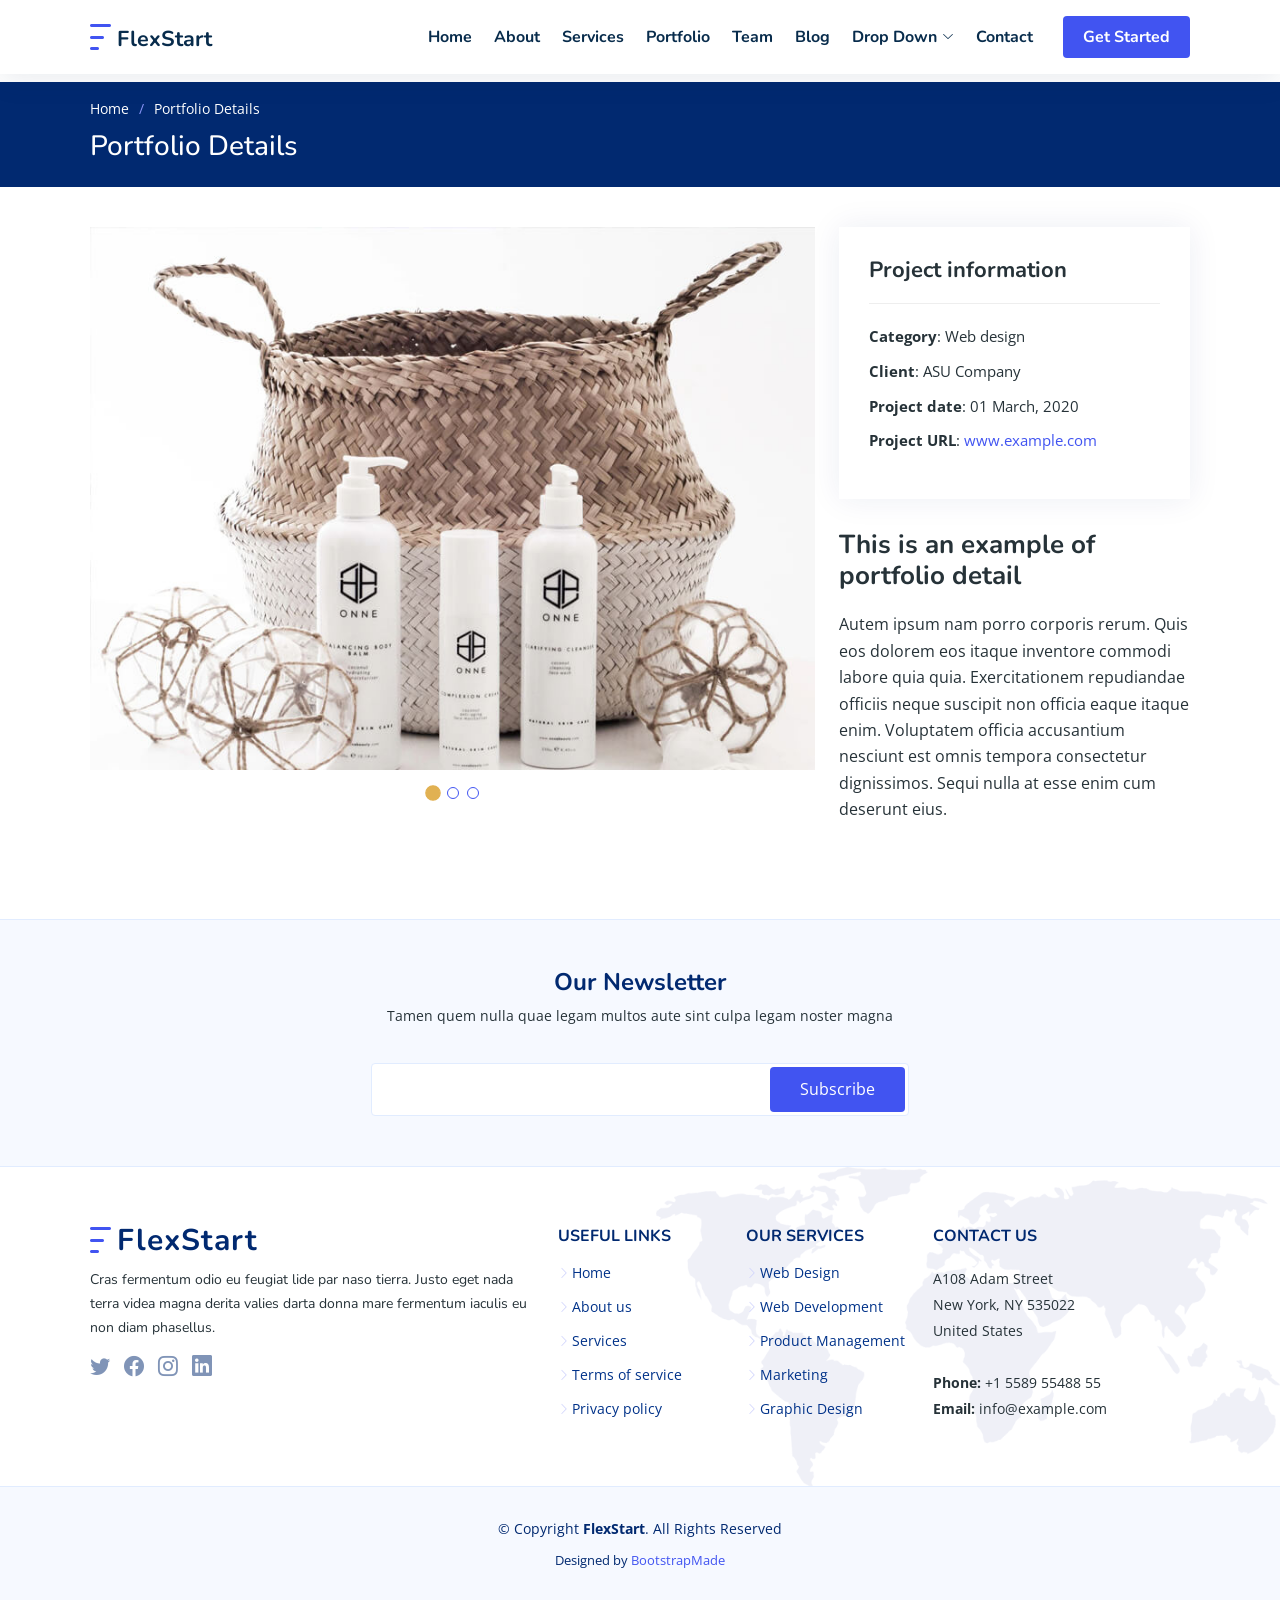
<file: portfolio-details.html>
<!DOCTYPE html>
<html lang="en">

<head>
  <meta charset="utf-8">
  <meta content="width=device-width, initial-scale=1.0" name="viewport">

  <title>Portfolio Details - FlexStart Bootstrap Template</title>
  <meta content="" name="description">
  <meta content="" name="keywords">

  <!-- Favicons -->
  <link href="assets/img/favicon.png" rel="icon">
  <link href="assets/img/apple-touch-icon.png" rel="apple-touch-icon">

  <!-- Google Fonts -->
  <link href="https://fonts.googleapis.com/css?family=Open+Sans:300,300i,400,400i,600,600i,700,700i|Nunito:300,300i,400,400i,600,600i,700,700i|Poppins:300,300i,400,400i,500,500i,600,600i,700,700i" rel="stylesheet">

  <!-- Vendor CSS Files -->
  <link href="assets/vendor/bootstrap/css/bootstrap.min.css" rel="stylesheet">
  <link href="assets/vendor/bootstrap-icons/bootstrap-icons.css" rel="stylesheet">
  <link href="assets/vendor/aos/aos.css" rel="stylesheet">
  <link href="assets/vendor/remixicon/remixicon.css" rel="stylesheet">
  <link href="assets/vendor/swiper/swiper-bundle.min.css" rel="stylesheet">
  <link href="assets/vendor/glightbox/css/glightbox.min.css" rel="stylesheet">

  <!-- Template Main CSS File -->
  <link href="assets/css/style.css" rel="stylesheet">

  <!-- =======================================================
  * Template Name: FlexStart - v1.4.0
  * Template URL: https://bootstrapmade.com/flexstart-bootstrap-startup-template/
  * Author: BootstrapMade.com
  * License: https://bootstrapmade.com/license/
  ======================================================== -->
</head>

<body>

  <!-- ======= Header ======= -->
  <header id="header" class="header fixed-top">
    <div class="container-fluid container-xl d-flex align-items-center justify-content-between">

      <a href="index.html" class="logo d-flex align-items-center">
        <img src="assets/img/logo.png" alt="">
        <span>FlexStart</span>
      </a>

      <nav id="navbar" class="navbar">
        <ul>
          <li><a class="nav-link scrollto " href="#hero">Home</a></li>
          <li><a class="nav-link scrollto" href="#about">About</a></li>
          <li><a class="nav-link scrollto" href="#services">Services</a></li>
          <li><a class="nav-link scrollto" href="#portfolio">Portfolio</a></li>
          <li><a class="nav-link scrollto" href="#team">Team</a></li>
          <li><a href="blog.html">Blog</a></li>
          <li class="dropdown"><a href="#"><span>Drop Down</span> <i class="bi bi-chevron-down"></i></a>
            <ul>
              <li><a href="#">Drop Down 1</a></li>
              <li class="dropdown"><a href="#"><span>Deep Drop Down</span> <i class="bi bi-chevron-right"></i></a>
                <ul>
                  <li><a href="#">Deep Drop Down 1</a></li>
                  <li><a href="#">Deep Drop Down 2</a></li>
                  <li><a href="#">Deep Drop Down 3</a></li>
                  <li><a href="#">Deep Drop Down 4</a></li>
                  <li><a href="#">Deep Drop Down 5</a></li>
                </ul>
              </li>
              <li><a href="#">Drop Down 2</a></li>
              <li><a href="#">Drop Down 3</a></li>
              <li><a href="#">Drop Down 4</a></li>
            </ul>
          </li>
          <li><a class="nav-link scrollto" href="#contact">Contact</a></li>
          <li><a class="getstarted scrollto" href="#about">Get Started</a></li>
        </ul>
        <i class="bi bi-list mobile-nav-toggle"></i>
      </nav><!-- .navbar -->

    </div>
  </header><!-- End Header -->

  <main id="main">

    <!-- ======= Breadcrumbs ======= -->
    <section class="breadcrumbs">
      <div class="container">

        <ol>
          <li><a href="index.html">Home</a></li>
          <li>Portfolio Details</li>
        </ol>
        <h2>Portfolio Details</h2>

      </div>
    </section><!-- End Breadcrumbs -->

    <!-- ======= Portfolio Details Section ======= -->
    <section id="portfolio-details" class="portfolio-details">
      <div class="container">

        <div class="row gy-4">

          <div class="col-lg-8">
            <div class="portfolio-details-slider swiper-container">
              <div class="swiper-wrapper align-items-center">

                <div class="swiper-slide">
                  <img src="assets/img/portfolio/portfolio-1.jpg" alt="">
                </div>

                <div class="swiper-slide">
                  <img src="assets/img/portfolio/portfolio-2.jpg" alt="">
                </div>

                <div class="swiper-slide">
                  <img src="assets/img/portfolio/portfolio-3.jpg" alt="">
                </div>

              </div>
              <div class="swiper-pagination"></div>
            </div>
          </div>

          <div class="col-lg-4">
            <div class="portfolio-info">
              <h3>Project information</h3>
              <ul>
                <li><strong>Category</strong>: Web design</li>
                <li><strong>Client</strong>: ASU Company</li>
                <li><strong>Project date</strong>: 01 March, 2020</li>
                <li><strong>Project URL</strong>: <a href="#">www.example.com</a></li>
              </ul>
            </div>
            <div class="portfolio-description">
              <h2>This is an example of portfolio detail</h2>
              <p>
                Autem ipsum nam porro corporis rerum. Quis eos dolorem eos itaque inventore commodi labore quia quia. Exercitationem repudiandae officiis neque suscipit non officia eaque itaque enim. Voluptatem officia accusantium nesciunt est omnis tempora consectetur dignissimos. Sequi nulla at esse enim cum deserunt eius.
              </p>
            </div>
          </div>

        </div>

      </div>
    </section><!-- End Portfolio Details Section -->

  </main><!-- End #main -->

  <!-- ======= Footer ======= -->
  <footer id="footer" class="footer">

    <div class="footer-newsletter">
      <div class="container">
        <div class="row justify-content-center">
          <div class="col-lg-12 text-center">
            <h4>Our Newsletter</h4>
            <p>Tamen quem nulla quae legam multos aute sint culpa legam noster magna</p>
          </div>
          <div class="col-lg-6">
            <form action="" method="post">
              <input type="email" name="email"><input type="submit" value="Subscribe">
            </form>
          </div>
        </div>
      </div>
    </div>

    <div class="footer-top">
      <div class="container">
        <div class="row gy-4">
          <div class="col-lg-5 col-md-12 footer-info">
            <a href="index.html" class="logo d-flex align-items-center">
              <img src="assets/img/logo.png" alt="">
              <span>FlexStart</span>
            </a>
            <p>Cras fermentum odio eu feugiat lide par naso tierra. Justo eget nada terra videa magna derita valies darta donna mare fermentum iaculis eu non diam phasellus.</p>
            <div class="social-links mt-3">
              <a href="#" class="twitter"><i class="bi bi-twitter"></i></a>
              <a href="#" class="facebook"><i class="bi bi-facebook"></i></a>
              <a href="#" class="instagram"><i class="bi bi-instagram bx bxl-instagram"></i></a>
              <a href="#" class="linkedin"><i class="bi bi-linkedin bx bxl-linkedin"></i></a>
            </div>
          </div>

          <div class="col-lg-2 col-6 footer-links">
            <h4>Useful Links</h4>
            <ul>
              <li><i class="bi bi-chevron-right"></i> <a href="#">Home</a></li>
              <li><i class="bi bi-chevron-right"></i> <a href="#">About us</a></li>
              <li><i class="bi bi-chevron-right"></i> <a href="#">Services</a></li>
              <li><i class="bi bi-chevron-right"></i> <a href="#">Terms of service</a></li>
              <li><i class="bi bi-chevron-right"></i> <a href="#">Privacy policy</a></li>
            </ul>
          </div>

          <div class="col-lg-2 col-6 footer-links">
            <h4>Our Services</h4>
            <ul>
              <li><i class="bi bi-chevron-right"></i> <a href="#">Web Design</a></li>
              <li><i class="bi bi-chevron-right"></i> <a href="#">Web Development</a></li>
              <li><i class="bi bi-chevron-right"></i> <a href="#">Product Management</a></li>
              <li><i class="bi bi-chevron-right"></i> <a href="#">Marketing</a></li>
              <li><i class="bi bi-chevron-right"></i> <a href="#">Graphic Design</a></li>
            </ul>
          </div>

          <div class="col-lg-3 col-md-12 footer-contact text-center text-md-start">
            <h4>Contact Us</h4>
            <p>
              A108 Adam Street <br>
              New York, NY 535022<br>
              United States <br><br>
              <strong>Phone:</strong> +1 5589 55488 55<br>
              <strong>Email:</strong> info@example.com<br>
            </p>

          </div>

        </div>
      </div>
    </div>

    <div class="container">
      <div class="copyright">
        &copy; Copyright <strong><span>FlexStart</span></strong>. All Rights Reserved
      </div>
      <div class="credits">
        <!-- All the links in the footer should remain intact. -->
        <!-- You can delete the links only if you purchased the pro version. -->
        <!-- Licensing information: https://bootstrapmade.com/license/ -->
        <!-- Purchase the pro version with working PHP/AJAX contact form: https://bootstrapmade.com/flexstart-bootstrap-startup-template/ -->
        Designed by <a href="https://bootstrapmade.com/">BootstrapMade</a>
      </div>
    </div>
  </footer><!-- End Footer -->

  <a href="#" class="back-to-top d-flex align-items-center justify-content-center"><i class="bi bi-arrow-up-short"></i></a>

  <!-- Vendor JS Files -->
  <script src="assets/vendor/bootstrap/js/bootstrap.bundle.js"></script>
  <script src="assets/vendor/aos/aos.js"></script>
  <script src="assets/vendor/php-email-form/validate.js"></script>
  <script src="assets/vendor/swiper/swiper-bundle.min.js"></script>
  <script src="assets/vendor/purecounter/purecounter.js"></script>
  <script src="assets/vendor/isotope-layout/isotope.pkgd.min.js"></script>
  <script src="assets/vendor/glightbox/js/glightbox.min.js"></script>

  <!-- Template Main JS File -->
  <script src="assets/js/main.js"></script>

</body>

</html>
</file>
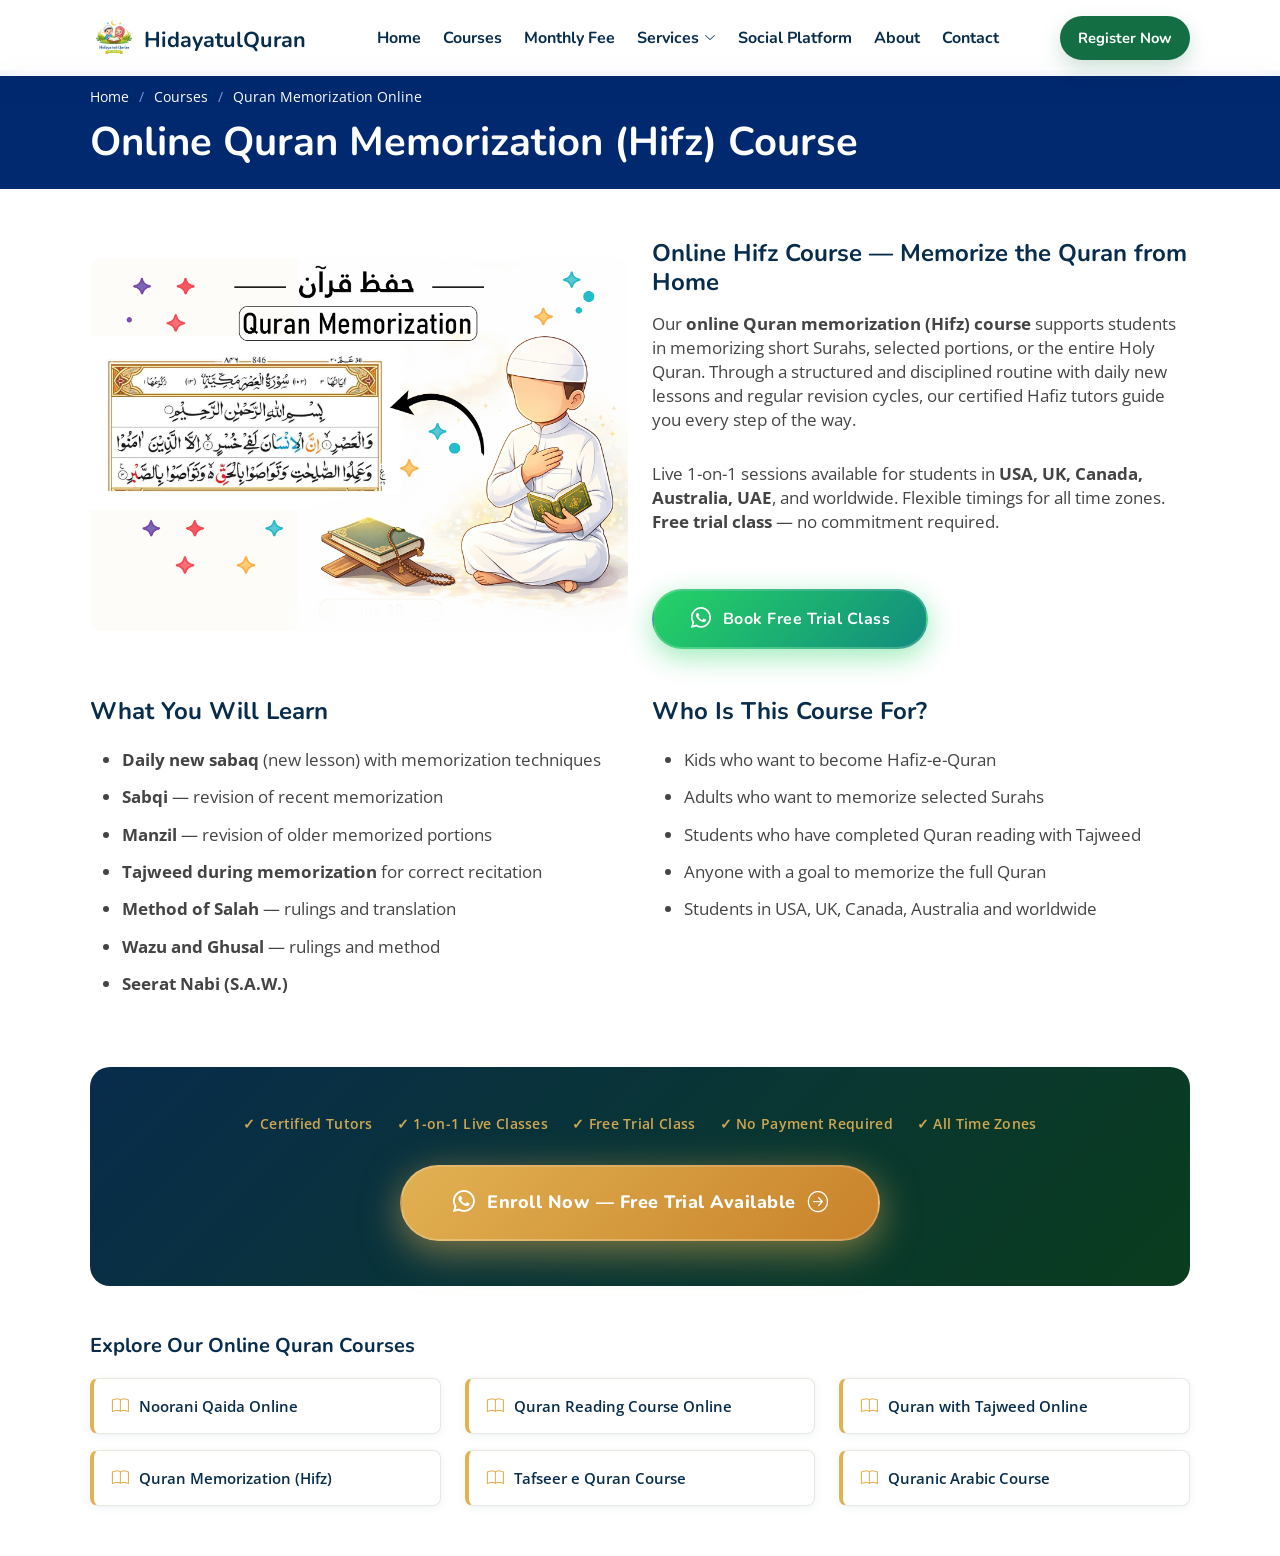
<file: quran-memorization-hifz-online.html>
﻿<!DOCTYPE html>
<html lang="en">
<head>
  <meta charset="utf-8">
  <meta content="width=device-width, initial-scale=1.0" name="viewport">
  <link rel="preconnect" href="https://fonts.googleapis.com">
  <link rel="preconnect" href="https://fonts.gstatic.com" crossorigin>

  <title>Online Hifz Course — Quran Memorization Classes Online | HidayatulQuran Academy</title>
  <meta name="description" content="Memorize the Quran online with structured Hifz classes. Daily lessons, revision cycles and certified Hafiz tutors for kids and adults. Free trial class available!">
  <link rel="canonical" href="https://www.hidayatulquran.com/quran-memorization-hifz-online.html">
  <meta name="robots" content="index, follow">
  <meta name="author" content="HidayatulQuran Academy">

  <meta property="og:title" content="Online Hifz Course — Quran Memorization Classes | HidayatulQuran Academy">
  <meta property="og:description" content="Memorize the Quran online with structured Hifz classes. Daily lessons and certified tutors for kids and adults. Free trial!">
  <meta property="og:type" content="website">
  <meta property="og:url" content="https://www.hidayatulquran.com/quran-memorization-hifz-online.html">
  <meta property="og:image" content="https://www.hidayatulquran.com/assets/img/QuranMemorization_hidayatulquran_Academy.jpeg">
  <meta property="og:site_name" content="HidayatulQuran Academy">

  <script type="application/ld+json">
  {
    "@context": "https://schema.org",
    "@type": "Course",
    "name": "Online Quran Memorization (Hifz) Course",
    "description": "Memorize the Quran online with structured daily lessons, revision cycles, and certified Hafiz tutors for kids and adults worldwide.",
    "provider": {
      "@type": "Organization",
      "name": "HidayatulQuran Academy",
      "url": "https://www.hidayatulquran.com"
    },
    "courseMode": "online",
    "educationalLevel": "Intermediate to Advanced",
    "inLanguage": ["en", "ur", "ar"],
    "url": "https://www.hidayatulquran.com/quran-memorization-hifz-online.html",
    "image": "https://www.hidayatulquran.com/assets/img/QuranMemorization_hidayatulquran_Academy.jpeg"
  }
  </script>

  <script type="application/ld+json">
  {
    "@context": "https://schema.org",
    "@type": "BreadcrumbList",
    "itemListElement": [
      {"@type": "ListItem", "position": 1, "name": "Home", "item": "https://www.hidayatulquran.com/"},
      {"@type": "ListItem", "position": 2, "name": "Courses", "item": "https://www.hidayatulquran.com/#QuranCourses"},
      {"@type": "ListItem", "position": 3, "name": "Quran Memorization (Hifz)", "item": "https://www.hidayatulquran.com/quran-memorization-hifz-online.html"}
    ]
  }
  </script>

  <link href="assets/img/hidayatulquran1.png" rel="icon" type="image/png">
  <link href="assets/img/hidayatulquran1.png" rel="apple-touch-icon">
  <link rel="preload" as="style" onload="this.onload=null;this.rel='stylesheet'" href="https://fonts.googleapis.com/css?family=Open+Sans:300,300i,400,400i,600,600i,700,700i|Nunito:300,300i,400,400i,600,600i,700,700i|Poppins:300,300i,400,400i,500,500i,600,600i,700,700i|Croissant+One&display=swap">
  <noscript><link rel="stylesheet" href="https://fonts.googleapis.com/css?family=Open+Sans:300,300i,400,400i,600,600i,700,700i|Nunito:300,300i,400,400i,600,600i,700,700i|Poppins:300,300i,400,400i,500,500i,600,600i,700,700i|Croissant+One&display=swap"></noscript>
  <link href="assets/vendor/bootstrap/css/bootstrap.min.css" rel="stylesheet">
  <link href="assets/vendor/bootstrap-icons/bootstrap-icons.css" rel="stylesheet">
  <link href="assets/vendor/aos/aos.css" rel="stylesheet">
  <link href="assets/vendor/remixicon/remixicon.css" rel="stylesheet">
  <link href="assets/vendor/swiper/swiper-bundle.min.css" rel="stylesheet">
  <link href="assets/vendor/glightbox/css/glightbox.min.css" rel="stylesheet">
  <link href="assets/css/style.css?v=20260530-12" rel="stylesheet">
</head>
<body>

  <header id="header" class="header fixed-top" role="banner">
    <div class="container-fluid container-xl d-flex align-items-center justify-content-between">
      <a href="index.html" class="logo d-flex align-items-center" aria-label="HidayatulQuran Academy home">
        <img src="assets/img/hidayatulquran1.png" alt="HidayatulQuran Academy logo">
        <span>HidayatulQuran</span>
      </a>
      <nav id="navbar" class="navbar" aria-label="Primary navigation" role="navigation">
        <ul>
          <li><a href="index.html">Home</a></li>
          <li><a href="index.html#QuranCourses">Courses</a></li>
          <li><a href="index.html#MonthlyFee">Monthly Fee</a></li>
          <li class="dropdown"><a href="#" aria-haspopup="true" aria-expanded="false"><span>Services</span> <i class="bi bi-chevron-down"></i></a>
            <ul>
              <li><a href="enrollment-process.html">Enrollment Process</a></li>
              <li class="dropdown"><a href="#" aria-haspopup="true" aria-expanded="false"><span>Specialities</span> <i class="bi bi-chevron-right"></i></a>
                <ul>
                  <li><a href="index.html#features">Why Choose</a></li>
                  <li><a href="index.html#OurTeachingMethod">Our Teaching Method</a></li>
                  <li><a href="empowering-through-quranic-learning.html">Empowering Students</a></li>
                </ul>
              </li>
              <li><a href="faq.html">F.A.Q</a></li>
            </ul>
          </li>
          <li><a href="socialPlatforms.html">Social Platform</a></li>
          <li><a href="about.html">About</a></li>
          <li><a href="index.html#contact">Contact</a></li>
        </ul>
        <button class="mobile-nav-toggle bi bi-list" type="button" aria-label="Open navigation menu" aria-controls="navbar" aria-expanded="false"></button>
      </nav>
      <a href="registration.html" class="header-register">Register Now</a>
    </div>
  </header>

  <main id="main" role="main">
    <section class="breadcrumbs" style="margin-top: 70px;">
      <div class="container">
        <ol>
          <li><a href="index.html">Home</a></li>
          <li><a href="index.html#QuranCourses">Courses</a></li>
          <li>Quran Memorization Online</li>
        </ol>
        <h1><strong>Online Quran Memorization (Hifz) Course</strong></h1>
      </div>
    </section>

    <section id="course-detail" class="about" style="padding: 50px 0;">
      <div class="container" data-aos="fade-up">
        <div class="row align-items-center">
          <div class="col-lg-6 mb-4 mb-lg-0">
            <img src="assets/img/QuranMemorization_hidayatulquran_Academy.jpeg" class="img-fluid" alt="Online Hifz and Quran memorization course with structured daily revision" style="border-radius: 12px; width: 100%;" loading="eager">
          </div>
          <div class="col-lg-6">
            <h2 style="color: #082c4c;">Online Hifz Course — Memorize the Quran from Home</h2>
            <p style="font-size: 17px; margin-top: 15px; color: #444;">
              Our <strong>online Quran memorization (Hifz) course</strong> supports students in memorizing short Surahs, selected portions, or the entire Holy Quran. Through a structured and disciplined routine with daily new lessons and regular revision cycles, our certified Hafiz tutors guide you every step of the way.
            </p>
            <p style="font-size: 17px; color: #444;">
              Live 1-on-1 sessions available for students in <strong>USA, UK, Canada, Australia, UAE</strong>, and worldwide. Flexible timings for all time zones. <strong>Free trial class</strong> — no commitment required.
            </p>
            <a href="https://wa.me/923365398542?text=Assalamu%20Alaikum%2C%20I%20want%20to%20book%20a%20free%20trial%20Quran%20class."
              target="_blank" rel="noopener noreferrer" class="cta-btn-trial">
              <i class="bi bi-whatsapp" style="font-size: 20px;"></i>
              <span>Book Free Trial Class</span>
            </a>
          </div>
        </div>

        <div class="row mt-5" data-aos="fade-up">
          <div class="col-lg-6">
            <h2 style="color: #082c4c;">What You Will Learn</h2>
            <ul style="font-size: 17px; margin-top: 15px; line-height: 2.2; color: #444;">
              <li><strong>Daily new sabaq</strong> (new lesson) with memorization techniques</li>
              <li><strong>Sabqi</strong> — revision of recent memorization</li>
              <li><strong>Manzil</strong> — revision of older memorized portions</li>
              <li><strong>Tajweed during memorization</strong> for correct recitation</li>
              <li><strong>Method of Salah</strong> — rulings and translation</li>
              <li><strong>Wazu and Ghusal</strong> — rulings and method</li>
              <li><strong>Seerat Nabi (S.A.W.)</strong></li>
            </ul>
          </div>
          <div class="col-lg-6">
            <h2 style="color: #082c4c;">Who Is This Course For?</h2>
            <ul style="font-size: 17px; margin-top: 15px; line-height: 2.2; color: #444;">
              <li>Kids who want to become Hafiz-e-Quran</li>
              <li>Adults who want to memorize selected Surahs</li>
              <li>Students who have completed Quran reading with Tajweed</li>
              <li>Anyone with a goal to memorize the full Quran</li>
              <li>Students in USA, UK, Canada, Australia and worldwide</li>
            </ul>
          </div>
        </div>

        <div class="row mt-5" data-aos="fade-up">
          <div class="col-12">
            <div class="cta-enroll-section">
              <div class="cta-enroll-perks">
                <span>&#10003; Certified Tutors</span>
                <span>&#10003; 1-on-1 Live Classes</span>
                <span>&#10003; Free Trial Class</span>
                <span>&#10003; No Payment Required</span>
                <span>&#10003; All Time Zones</span>
              </div>
              <a href="https://wa.me/923365398542?text=Assalamu%20Alaikum%2C%20I%20want%20to%20book%20a%20free%20trial%20Quran%20class."
                target="_blank" rel="noopener noreferrer" class="cta-btn-enroll">
                <i class="bi bi-whatsapp" style="font-size: 22px;"></i>
                <span>Enroll Now — Free Trial Available</span>
                <i class="bi bi-arrow-right-circle" style="font-size: 20px;"></i>
              </a>
            </div>
          </div>
        </div>

        <div class="row mt-5" data-aos="fade-up">
          <div class="col-12">
            <h2 style="color: #082c4c; font-size: 20px; font-weight: 700; margin-bottom: 20px;">Explore Our Online Quran Courses</h2>
            <div class="row gy-3">
              <div class="col-lg-4 col-md-6"><a href="noorani-qaida-online.html" class="course-name-link"><i class="bi bi-book"></i> Noorani Qaida Online</a></div>
              <div class="col-lg-4 col-md-6"><a href="quran-reading-course-online.html" class="course-name-link"><i class="bi bi-book"></i> Quran Reading Course Online</a></div>
              <div class="col-lg-4 col-md-6"><a href="quran-tajweed-course-online.html" class="course-name-link"><i class="bi bi-book"></i> Quran with Tajweed Online</a></div>
              <div class="col-lg-4 col-md-6"><a href="quran-memorization-hifz-online.html" class="course-name-link"><i class="bi bi-book"></i> Quran Memorization (Hifz)</a></div>
              <div class="col-lg-4 col-md-6"><a href="tafseer-quran-course-online.html" class="course-name-link"><i class="bi bi-book"></i> Tafseer e Quran Course</a></div>
              <div class="col-lg-4 col-md-6"><a href="quranic-arabic-course-online.html" class="course-name-link"><i class="bi bi-book"></i> Quranic Arabic Course</a></div>
            </div>
          </div>
        </div>
      </div>
    </section>
  </main>

  <div class="back-to-top d-flex align-items-center" style="flex-direction: column; justify-content: flex-end; background-color: transparent; padding: 0px;">
    <div style="background-color: #169344; margin-bottom: 15px; padding: 10px; border-top-right-radius: 10px;">
      <a href="https://wa.me/923365398542?text=Assalamu%20Alaikum%2C%20I%20want%20to%20book%20a%20free%20trial%20Quran%20class." target="_blank" aria-label="Contact on WhatsApp"><i class="bi bi-whatsapp"></i></a>
    </div>
    <div style="background-color: #3b51e0; padding: 10px; border-bottom-left-radius: 10px;">
      <a href="#" aria-label="Back to top"><i class="bi bi-arrow-up-short"></i></a>
    </div>
  </div>

  <script src="assets/vendor/bootstrap/js/bootstrap.bundle.js"></script>
  <script src="assets/vendor/aos/aos.js"></script>
  <script src="assets/vendor/swiper/swiper-bundle.min.js"></script>
  <script src="assets/vendor/glightbox/js/glightbox.min.js"></script>
  <script src="assets/js/main.js?v=20260530-4"></script>
</body>
</html>
</file>
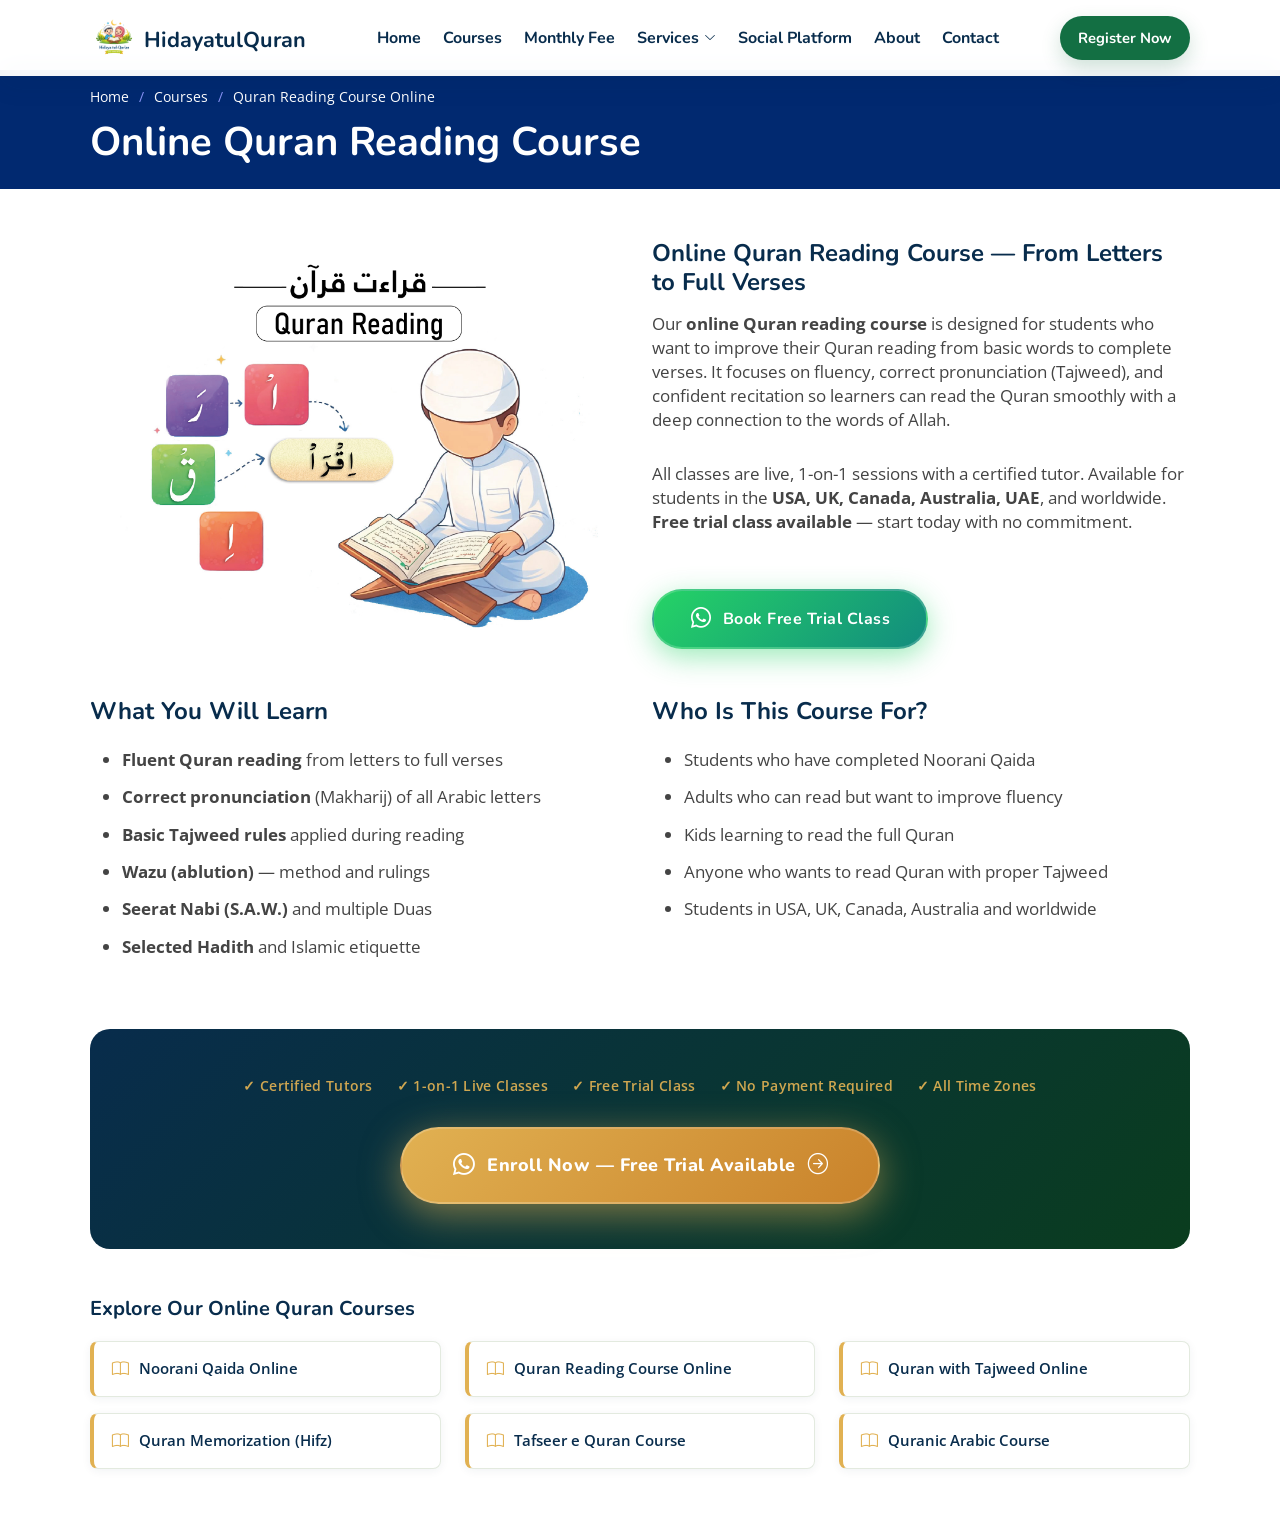
<file: quran-reading-course-online.html>
﻿<!DOCTYPE html>
<html lang="en">
<head>
  <meta charset="utf-8">
  <meta content="width=device-width, initial-scale=1.0" name="viewport">
  <link rel="preconnect" href="https://fonts.googleapis.com">
  <link rel="preconnect" href="https://fonts.gstatic.com" crossorigin>

  <title>Online Quran Reading Course with Tajweed | HidayatulQuran Academy</title>
  <meta name="description" content="Master Quran reading with proper Tajweed in live 1-on-1 online classes. For kids and adults worldwide. Certified tutors. Free trial class — no obligation!">
  <link rel="canonical" href="https://www.hidayatulquran.com/quran-reading-course-online.html">
  <meta name="robots" content="index, follow">
  <meta name="author" content="HidayatulQuran Academy">

  <meta property="og:title" content="Online Quran Reading Course with Tajweed | HidayatulQuran Academy">
  <meta property="og:description" content="Master Quran reading with proper Tajweed in live 1-on-1 online classes for kids and adults. Free trial available!">
  <meta property="og:type" content="website">
  <meta property="og:url" content="https://www.hidayatulquran.com/quran-reading-course-online.html">
  <meta property="og:image" content="https://www.hidayatulquran.com/assets/img/QuranReadingCourse_hidayatulquran_Academy.jpeg">
  <meta property="og:site_name" content="HidayatulQuran Academy">

  <script type="application/ld+json">
  {
    "@context": "https://schema.org",
    "@type": "Course",
    "name": "Online Quran Reading Course",
    "description": "Master Quran reading with proper Tajweed in live 1-on-1 online sessions. Certified tutors for kids and adults worldwide.",
    "provider": {
      "@type": "Organization",
      "name": "HidayatulQuran Academy",
      "url": "https://www.hidayatulquran.com"
    },
    "courseMode": "online",
    "educationalLevel": "Beginner to Intermediate",
    "inLanguage": ["en", "ur", "ar"],
    "url": "https://www.hidayatulquran.com/quran-reading-course-online.html",
    "image": "https://www.hidayatulquran.com/assets/img/QuranReadingCourse_hidayatulquran_Academy.jpeg"
  }
  </script>

  <script type="application/ld+json">
  {
    "@context": "https://schema.org",
    "@type": "BreadcrumbList",
    "itemListElement": [
      {"@type": "ListItem", "position": 1, "name": "Home", "item": "https://www.hidayatulquran.com/"},
      {"@type": "ListItem", "position": 2, "name": "Courses", "item": "https://www.hidayatulquran.com/#QuranCourses"},
      {"@type": "ListItem", "position": 3, "name": "Quran Reading Course", "item": "https://www.hidayatulquran.com/quran-reading-course-online.html"}
    ]
  }
  </script>

  <link href="assets/img/hidayatulquran1.png" rel="icon" type="image/png">
  <link href="assets/img/hidayatulquran1.png" rel="apple-touch-icon">
  <link rel="preload" as="style" onload="this.onload=null;this.rel='stylesheet'" href="https://fonts.googleapis.com/css?family=Open+Sans:300,300i,400,400i,600,600i,700,700i|Nunito:300,300i,400,400i,600,600i,700,700i|Poppins:300,300i,400,400i,500,500i,600,600i,700,700i|Croissant+One&display=swap">
  <noscript><link rel="stylesheet" href="https://fonts.googleapis.com/css?family=Open+Sans:300,300i,400,400i,600,600i,700,700i|Nunito:300,300i,400,400i,600,600i,700,700i|Poppins:300,300i,400,400i,500,500i,600,600i,700,700i|Croissant+One&display=swap"></noscript>
  <link href="assets/vendor/bootstrap/css/bootstrap.min.css" rel="stylesheet">
  <link href="assets/vendor/bootstrap-icons/bootstrap-icons.css" rel="stylesheet">
  <link href="assets/vendor/aos/aos.css" rel="stylesheet">
  <link href="assets/vendor/remixicon/remixicon.css" rel="stylesheet">
  <link href="assets/vendor/swiper/swiper-bundle.min.css" rel="stylesheet">
  <link href="assets/vendor/glightbox/css/glightbox.min.css" rel="stylesheet">
  <link href="assets/css/style.css?v=20260530-12" rel="stylesheet">
</head>
<body>

  <header id="header" class="header fixed-top" role="banner">
    <div class="container-fluid container-xl d-flex align-items-center justify-content-between">
      <a href="index.html" class="logo d-flex align-items-center" aria-label="HidayatulQuran Academy home">
        <img src="assets/img/hidayatulquran1.png" alt="HidayatulQuran Academy logo">
        <span>HidayatulQuran</span>
      </a>
      <nav id="navbar" class="navbar" aria-label="Primary navigation" role="navigation">
        <ul>
          <li><a href="index.html">Home</a></li>
          <li><a href="index.html#QuranCourses">Courses</a></li>
          <li><a href="index.html#MonthlyFee">Monthly Fee</a></li>
          <li class="dropdown"><a href="#" aria-haspopup="true" aria-expanded="false"><span>Services</span> <i class="bi bi-chevron-down"></i></a>
            <ul>
              <li><a href="enrollment-process.html">Enrollment Process</a></li>
              <li class="dropdown"><a href="#" aria-haspopup="true" aria-expanded="false"><span>Specialities</span> <i class="bi bi-chevron-right"></i></a>
                <ul>
                  <li><a href="index.html#features">Why Choose</a></li>
                  <li><a href="index.html#OurTeachingMethod">Our Teaching Method</a></li>
                  <li><a href="empowering-through-quranic-learning.html">Empowering Students</a></li>
                </ul>
              </li>
              <li><a href="faq.html">F.A.Q</a></li>
            </ul>
          </li>
          <li><a href="socialPlatforms.html">Social Platform</a></li>
          <li><a href="about.html">About</a></li>
          <li><a href="index.html#contact">Contact</a></li>
        </ul>
        <button class="mobile-nav-toggle bi bi-list" type="button" aria-label="Open navigation menu" aria-controls="navbar" aria-expanded="false"></button>
      </nav>
      <a href="registration.html" class="header-register">Register Now</a>
    </div>
  </header>

  <main id="main" role="main">
    <section class="breadcrumbs" style="margin-top: 70px;">
      <div class="container">
        <ol>
          <li><a href="index.html">Home</a></li>
          <li><a href="index.html#QuranCourses">Courses</a></li>
          <li>Quran Reading Course Online</li>
        </ol>
        <h1><strong>Online Quran Reading Course</strong></h1>
      </div>
    </section>

    <section id="course-detail" class="about" style="padding: 50px 0;">
      <div class="container" data-aos="fade-up">
        <div class="row align-items-center">
          <div class="col-lg-6 mb-4 mb-lg-0">
            <img src="assets/img/QuranReadingCourse_hidayatulquran_Academy.jpeg" class="img-fluid" alt="Quran reading course online with certified tutor guidance" style="border-radius: 12px; width: 100%;" loading="eager">
          </div>
          <div class="col-lg-6">
            <h2 style="color: #082c4c;">Online Quran Reading Course — From Letters to Full Verses</h2>
            <p style="font-size: 17px; margin-top: 15px; color: #444;">
              Our <strong>online Quran reading course</strong> is designed for students who want to improve their Quran reading from basic words to complete verses. It focuses on fluency, correct pronunciation (Tajweed), and confident recitation so learners can read the Quran smoothly with a deep connection to the words of Allah.
            </p>
            <p style="font-size: 17px; color: #444;">
              All classes are live, 1-on-1 sessions with a certified tutor. Available for students in the <strong>USA, UK, Canada, Australia, UAE</strong>, and worldwide. <strong>Free trial class available</strong> — start today with no commitment.
            </p>
            <a href="https://wa.me/923365398542?text=Assalamu%20Alaikum%2C%20I%20want%20to%20book%20a%20free%20trial%20Quran%20class."
              target="_blank" rel="noopener noreferrer" class="cta-btn-trial">
              <i class="bi bi-whatsapp" style="font-size: 20px;"></i>
              <span>Book Free Trial Class</span>
            </a>
          </div>
        </div>

        <div class="row mt-5" data-aos="fade-up">
          <div class="col-lg-6">
            <h2 style="color: #082c4c;">What You Will Learn</h2>
            <ul style="font-size: 17px; margin-top: 15px; line-height: 2.2; color: #444;">
              <li><strong>Fluent Quran reading</strong> from letters to full verses</li>
              <li><strong>Correct pronunciation</strong> (Makharij) of all Arabic letters</li>
              <li><strong>Basic Tajweed rules</strong> applied during reading</li>
              <li><strong>Wazu (ablution)</strong> — method and rulings</li>
              <li><strong>Seerat Nabi (S.A.W.)</strong> and multiple Duas</li>
              <li><strong>Selected Hadith</strong> and Islamic etiquette</li>
            </ul>
          </div>
          <div class="col-lg-6">
            <h2 style="color: #082c4c;">Who Is This Course For?</h2>
            <ul style="font-size: 17px; margin-top: 15px; line-height: 2.2; color: #444;">
              <li>Students who have completed Noorani Qaida</li>
              <li>Adults who can read but want to improve fluency</li>
              <li>Kids learning to read the full Quran</li>
              <li>Anyone who wants to read Quran with proper Tajweed</li>
              <li>Students in USA, UK, Canada, Australia and worldwide</li>
            </ul>
          </div>
        </div>

        <div class="row mt-5" data-aos="fade-up">
          <div class="col-12">
            <div class="cta-enroll-section">
              <div class="cta-enroll-perks">
                <span>&#10003; Certified Tutors</span>
                <span>&#10003; 1-on-1 Live Classes</span>
                <span>&#10003; Free Trial Class</span>
                <span>&#10003; No Payment Required</span>
                <span>&#10003; All Time Zones</span>
              </div>
              <a href="https://wa.me/923365398542?text=Assalamu%20Alaikum%2C%20I%20want%20to%20book%20a%20free%20trial%20Quran%20class."
                target="_blank" rel="noopener noreferrer" class="cta-btn-enroll">
                <i class="bi bi-whatsapp" style="font-size: 22px;"></i>
                <span>Enroll Now — Free Trial Available</span>
                <i class="bi bi-arrow-right-circle" style="font-size: 20px;"></i>
              </a>
            </div>
          </div>
        </div>

        <div class="row mt-5" data-aos="fade-up">
          <div class="col-12">
            <h2 style="color: #082c4c; font-size: 20px; font-weight: 700; margin-bottom: 20px;">Explore Our Online Quran Courses</h2>
            <div class="row gy-3">
              <div class="col-lg-4 col-md-6"><a href="noorani-qaida-online.html" class="course-name-link"><i class="bi bi-book"></i> Noorani Qaida Online</a></div>
              <div class="col-lg-4 col-md-6"><a href="quran-reading-course-online.html" class="course-name-link"><i class="bi bi-book"></i> Quran Reading Course Online</a></div>
              <div class="col-lg-4 col-md-6"><a href="quran-tajweed-course-online.html" class="course-name-link"><i class="bi bi-book"></i> Quran with Tajweed Online</a></div>
              <div class="col-lg-4 col-md-6"><a href="quran-memorization-hifz-online.html" class="course-name-link"><i class="bi bi-book"></i> Quran Memorization (Hifz)</a></div>
              <div class="col-lg-4 col-md-6"><a href="tafseer-quran-course-online.html" class="course-name-link"><i class="bi bi-book"></i> Tafseer e Quran Course</a></div>
              <div class="col-lg-4 col-md-6"><a href="quranic-arabic-course-online.html" class="course-name-link"><i class="bi bi-book"></i> Quranic Arabic Course</a></div>
            </div>
          </div>
        </div>
      </div>
    </section>
  </main>

  <div class="back-to-top d-flex align-items-center" style="flex-direction: column; justify-content: flex-end; background-color: transparent; padding: 0px;">
    <div style="background-color: #169344; margin-bottom: 15px; padding: 10px; border-top-right-radius: 10px;">
      <a href="https://wa.me/923365398542?text=Assalamu%20Alaikum%2C%20I%20want%20to%20book%20a%20free%20trial%20Quran%20class." target="_blank" aria-label="Contact on WhatsApp"><i class="bi bi-whatsapp"></i></a>
    </div>
    <div style="background-color: #3b51e0; padding: 10px; border-bottom-left-radius: 10px;">
      <a href="#" aria-label="Back to top"><i class="bi bi-arrow-up-short"></i></a>
    </div>
  </div>

  <script src="assets/vendor/bootstrap/js/bootstrap.bundle.js"></script>
  <script src="assets/vendor/aos/aos.js"></script>
  <script src="assets/vendor/swiper/swiper-bundle.min.js"></script>
  <script src="assets/vendor/glightbox/js/glightbox.min.js"></script>
  <script src="assets/js/main.js?v=20260530-4"></script>
</body>
</html>
</file>
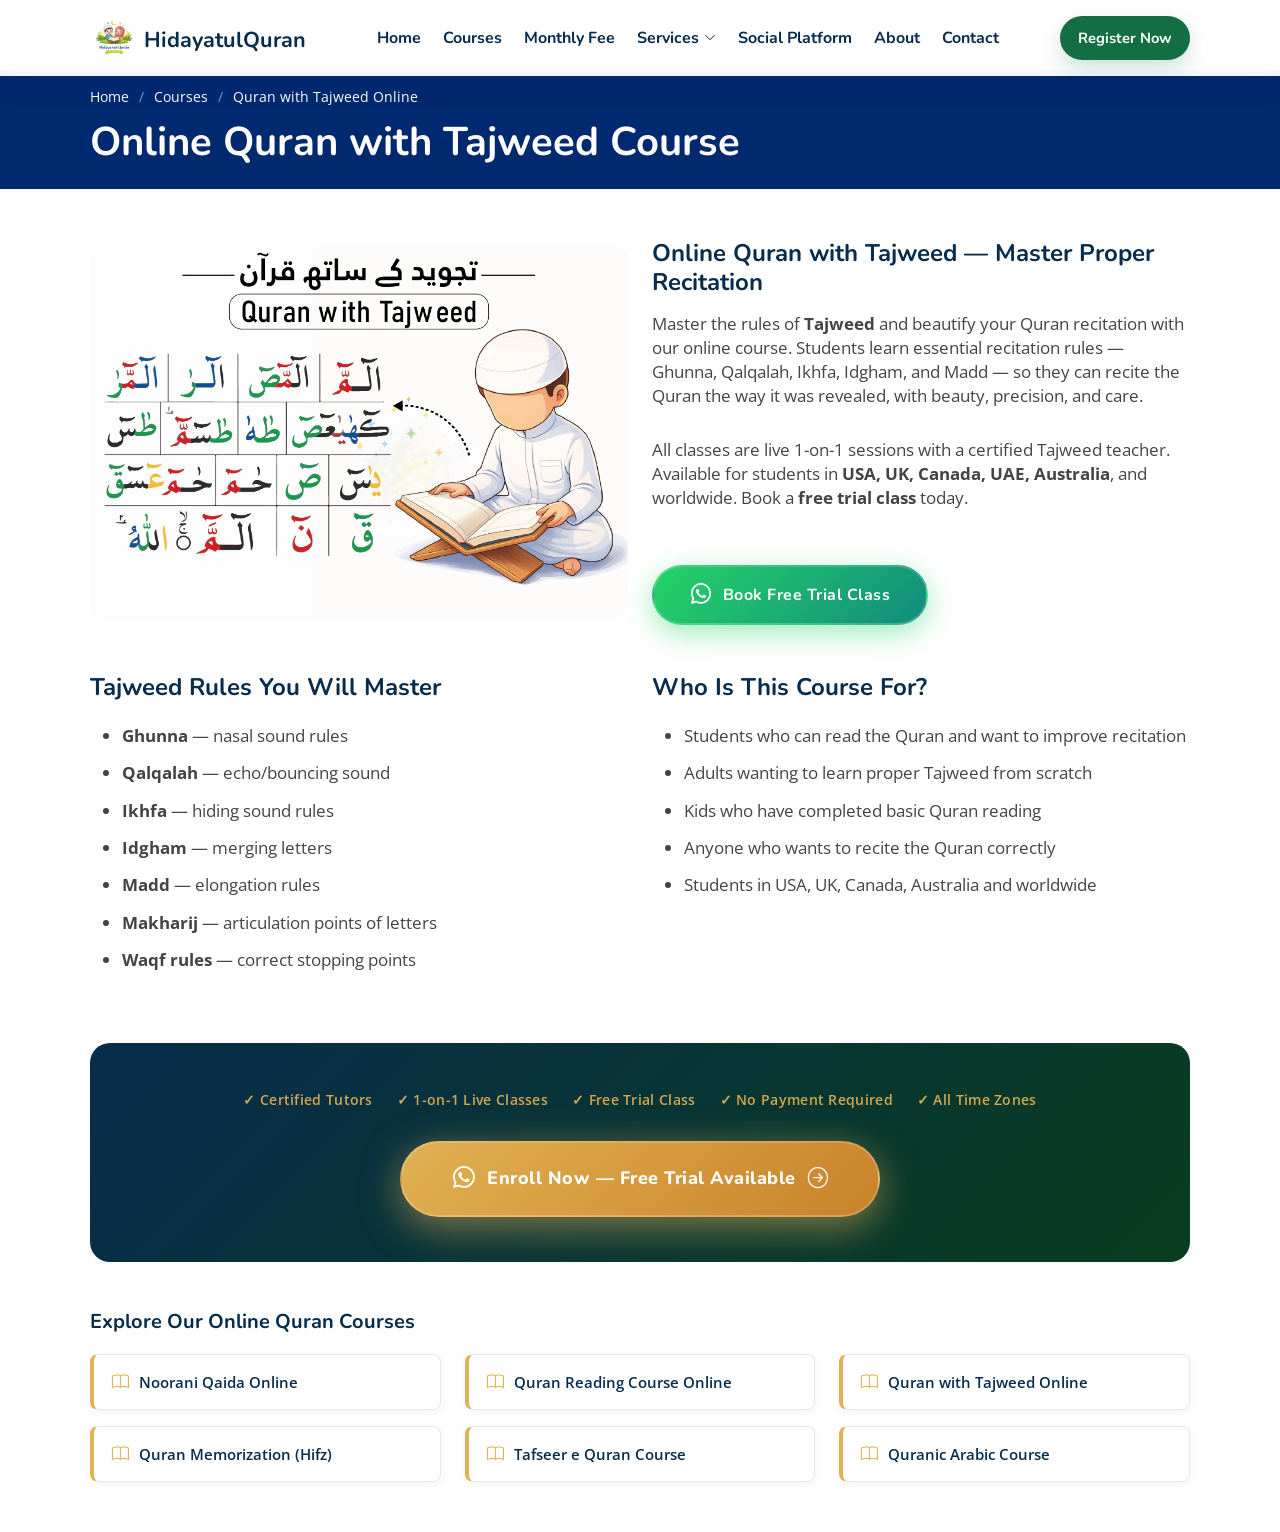
<file: quran-tajweed-course-online.html>
﻿<!DOCTYPE html>
<html lang="en">
<head>
  <meta charset="utf-8">
  <meta content="width=device-width, initial-scale=1.0" name="viewport">
  <link rel="preconnect" href="https://fonts.googleapis.com">
  <link rel="preconnect" href="https://fonts.gstatic.com" crossorigin>

  <title>Online Quran with Tajweed Course — Master Proper Recitation | HidayatulQuran Academy</title>
  <meta name="description" content="Learn Quran with Tajweed rules online. Master Ghunna, Qalqalah, Madd and more with certified tutors. 1-on-1 live sessions for kids and adults. Free trial class!">
  <link rel="canonical" href="https://www.hidayatulquran.com/quran-tajweed-course-online.html">
  <meta name="robots" content="index, follow">
  <meta name="author" content="HidayatulQuran Academy">

  <meta property="og:title" content="Online Quran with Tajweed Course | HidayatulQuran Academy">
  <meta property="og:description" content="Learn Quran with Tajweed rules online. Master proper recitation with certified tutors. 1-on-1 live sessions. Free trial!">
  <meta property="og:type" content="website">
  <meta property="og:url" content="https://www.hidayatulquran.com/quran-tajweed-course-online.html">
  <meta property="og:image" content="https://www.hidayatulquran.com/assets/img/QuranWithTajweed_hidayatulquran_Academy.jpeg">
  <meta property="og:site_name" content="HidayatulQuran Academy">

  <script type="application/ld+json">
  {
    "@context": "https://schema.org",
    "@type": "Course",
    "name": "Quran with Tajweed Online Course",
    "description": "Master Tajweed rules for proper Quran recitation. Learn Ghunna, Qalqalah, Ikhfa, Idgham, Madd and more in live 1-on-1 online sessions.",
    "provider": {
      "@type": "Organization",
      "name": "HidayatulQuran Academy",
      "url": "https://www.hidayatulquran.com"
    },
    "courseMode": "online",
    "educationalLevel": "Intermediate",
    "inLanguage": ["en", "ur", "ar"],
    "url": "https://www.hidayatulquran.com/quran-tajweed-course-online.html",
    "image": "https://www.hidayatulquran.com/assets/img/QuranWithTajweed_hidayatulquran_Academy.jpeg"
  }
  </script>

  <script type="application/ld+json">
  {
    "@context": "https://schema.org",
    "@type": "BreadcrumbList",
    "itemListElement": [
      {"@type": "ListItem", "position": 1, "name": "Home", "item": "https://www.hidayatulquran.com/"},
      {"@type": "ListItem", "position": 2, "name": "Courses", "item": "https://www.hidayatulquran.com/#QuranCourses"},
      {"@type": "ListItem", "position": 3, "name": "Quran with Tajweed", "item": "https://www.hidayatulquran.com/quran-tajweed-course-online.html"}
    ]
  }
  </script>

  <link href="assets/img/hidayatulquran1.png" rel="icon" type="image/png">
  <link href="assets/img/hidayatulquran1.png" rel="apple-touch-icon">
  <link rel="preload" as="style" onload="this.onload=null;this.rel='stylesheet'" href="https://fonts.googleapis.com/css?family=Open+Sans:300,300i,400,400i,600,600i,700,700i|Nunito:300,300i,400,400i,600,600i,700,700i|Poppins:300,300i,400,400i,500,500i,600,600i,700,700i|Croissant+One&display=swap">
  <noscript><link rel="stylesheet" href="https://fonts.googleapis.com/css?family=Open+Sans:300,300i,400,400i,600,600i,700,700i|Nunito:300,300i,400,400i,600,600i,700,700i|Poppins:300,300i,400,400i,500,500i,600,600i,700,700i|Croissant+One&display=swap"></noscript>
  <link href="assets/vendor/bootstrap/css/bootstrap.min.css" rel="stylesheet">
  <link href="assets/vendor/bootstrap-icons/bootstrap-icons.css" rel="stylesheet">
  <link href="assets/vendor/aos/aos.css" rel="stylesheet">
  <link href="assets/vendor/remixicon/remixicon.css" rel="stylesheet">
  <link href="assets/vendor/swiper/swiper-bundle.min.css" rel="stylesheet">
  <link href="assets/vendor/glightbox/css/glightbox.min.css" rel="stylesheet">
  <link href="assets/css/style.css?v=20260530-12" rel="stylesheet">
</head>
<body>

  <header id="header" class="header fixed-top" role="banner">
    <div class="container-fluid container-xl d-flex align-items-center justify-content-between">
      <a href="index.html" class="logo d-flex align-items-center" aria-label="HidayatulQuran Academy home">
        <img src="assets/img/hidayatulquran1.png" alt="HidayatulQuran Academy logo">
        <span>HidayatulQuran</span>
      </a>
      <nav id="navbar" class="navbar" aria-label="Primary navigation" role="navigation">
        <ul>
          <li><a href="index.html">Home</a></li>
          <li><a href="index.html#QuranCourses">Courses</a></li>
          <li><a href="index.html#MonthlyFee">Monthly Fee</a></li>
          <li class="dropdown"><a href="#" aria-haspopup="true" aria-expanded="false"><span>Services</span> <i class="bi bi-chevron-down"></i></a>
            <ul>
              <li><a href="enrollment-process.html">Enrollment Process</a></li>
              <li class="dropdown"><a href="#" aria-haspopup="true" aria-expanded="false"><span>Specialities</span> <i class="bi bi-chevron-right"></i></a>
                <ul>
                  <li><a href="index.html#features">Why Choose</a></li>
                  <li><a href="index.html#OurTeachingMethod">Our Teaching Method</a></li>
                  <li><a href="empowering-through-quranic-learning.html">Empowering Students</a></li>
                </ul>
              </li>
              <li><a href="faq.html">F.A.Q</a></li>
            </ul>
          </li>
          <li><a href="socialPlatforms.html">Social Platform</a></li>
          <li><a href="about.html">About</a></li>
          <li><a href="index.html#contact">Contact</a></li>
        </ul>
        <button class="mobile-nav-toggle bi bi-list" type="button" aria-label="Open navigation menu" aria-controls="navbar" aria-expanded="false"></button>
      </nav>
      <a href="registration.html" class="header-register">Register Now</a>
    </div>
  </header>

  <main id="main" role="main">
    <section class="breadcrumbs" style="margin-top: 70px;">
      <div class="container">
        <ol>
          <li><a href="index.html">Home</a></li>
          <li><a href="index.html#QuranCourses">Courses</a></li>
          <li>Quran with Tajweed Online</li>
        </ol>
        <h1><strong>Online Quran with Tajweed Course</strong></h1>
      </div>
    </section>

    <section id="course-detail" class="about" style="padding: 50px 0;">
      <div class="container" data-aos="fade-up">
        <div class="row align-items-center">
          <div class="col-lg-6 mb-4 mb-lg-0">
            <img src="assets/img/QuranWithTajweed_hidayatulquran_Academy.jpeg" class="img-fluid" alt="Quran with Tajweed course for accurate online recitation" style="border-radius: 12px; width: 100%;" loading="eager">
          </div>
          <div class="col-lg-6">
            <h2 style="color: #082c4c;">Online Quran with Tajweed — Master Proper Recitation</h2>
            <p style="font-size: 17px; margin-top: 15px; color: #444;">
              Master the rules of <strong>Tajweed</strong> and beautify your Quran recitation with our online course. Students learn essential recitation rules — Ghunna, Qalqalah, Ikhfa, Idgham, and Madd — so they can recite the Quran the way it was revealed, with beauty, precision, and care.
            </p>
            <p style="font-size: 17px; color: #444;">
              All classes are live 1-on-1 sessions with a certified Tajweed teacher. Available for students in <strong>USA, UK, Canada, UAE, Australia</strong>, and worldwide. Book a <strong>free trial class</strong> today.
            </p>
            <a href="https://wa.me/923365398542?text=Assalamu%20Alaikum%2C%20I%20want%20to%20book%20a%20free%20trial%20Quran%20class."
              target="_blank" rel="noopener noreferrer" class="cta-btn-trial">
              <i class="bi bi-whatsapp" style="font-size: 20px;"></i>
              <span>Book Free Trial Class</span>
            </a>
          </div>
        </div>

        <div class="row mt-5" data-aos="fade-up">
          <div class="col-lg-6">
            <h2 style="color: #082c4c;">Tajweed Rules You Will Master</h2>
            <ul style="font-size: 17px; margin-top: 15px; line-height: 2.2; color: #444;">
              <li><strong>Ghunna</strong> — nasal sound rules</li>
              <li><strong>Qalqalah</strong> — echo/bouncing sound</li>
              <li><strong>Ikhfa</strong> — hiding sound rules</li>
              <li><strong>Idgham</strong> — merging letters</li>
              <li><strong>Madd</strong> — elongation rules</li>
              <li><strong>Makharij</strong> — articulation points of letters</li>
              <li><strong>Waqf rules</strong> — correct stopping points</li>
            </ul>
          </div>
          <div class="col-lg-6">
            <h2 style="color: #082c4c;">Who Is This Course For?</h2>
            <ul style="font-size: 17px; margin-top: 15px; line-height: 2.2; color: #444;">
              <li>Students who can read the Quran and want to improve recitation</li>
              <li>Adults wanting to learn proper Tajweed from scratch</li>
              <li>Kids who have completed basic Quran reading</li>
              <li>Anyone who wants to recite the Quran correctly</li>
              <li>Students in USA, UK, Canada, Australia and worldwide</li>
            </ul>
          </div>
        </div>

        <div class="row mt-5" data-aos="fade-up">
          <div class="col-12">
            <div class="cta-enroll-section">
              <div class="cta-enroll-perks">
                <span>&#10003; Certified Tutors</span>
                <span>&#10003; 1-on-1 Live Classes</span>
                <span>&#10003; Free Trial Class</span>
                <span>&#10003; No Payment Required</span>
                <span>&#10003; All Time Zones</span>
              </div>
              <a href="https://wa.me/923365398542?text=Assalamu%20Alaikum%2C%20I%20want%20to%20book%20a%20free%20trial%20Quran%20class."
                target="_blank" rel="noopener noreferrer" class="cta-btn-enroll">
                <i class="bi bi-whatsapp" style="font-size: 22px;"></i>
                <span>Enroll Now — Free Trial Available</span>
                <i class="bi bi-arrow-right-circle" style="font-size: 20px;"></i>
              </a>
            </div>
          </div>
        </div>

        <div class="row mt-5" data-aos="fade-up">
          <div class="col-12">
            <h2 style="color: #082c4c; font-size: 20px; font-weight: 700; margin-bottom: 20px;">Explore Our Online Quran Courses</h2>
            <div class="row gy-3">
              <div class="col-lg-4 col-md-6"><a href="noorani-qaida-online.html" class="course-name-link"><i class="bi bi-book"></i> Noorani Qaida Online</a></div>
              <div class="col-lg-4 col-md-6"><a href="quran-reading-course-online.html" class="course-name-link"><i class="bi bi-book"></i> Quran Reading Course Online</a></div>
              <div class="col-lg-4 col-md-6"><a href="quran-tajweed-course-online.html" class="course-name-link"><i class="bi bi-book"></i> Quran with Tajweed Online</a></div>
              <div class="col-lg-4 col-md-6"><a href="quran-memorization-hifz-online.html" class="course-name-link"><i class="bi bi-book"></i> Quran Memorization (Hifz)</a></div>
              <div class="col-lg-4 col-md-6"><a href="tafseer-quran-course-online.html" class="course-name-link"><i class="bi bi-book"></i> Tafseer e Quran Course</a></div>
              <div class="col-lg-4 col-md-6"><a href="quranic-arabic-course-online.html" class="course-name-link"><i class="bi bi-book"></i> Quranic Arabic Course</a></div>
            </div>
          </div>
        </div>
      </div>
    </section>
  </main>

  <div class="back-to-top d-flex align-items-center" style="flex-direction: column; justify-content: flex-end; background-color: transparent; padding: 0px;">
    <div style="background-color: #169344; margin-bottom: 15px; padding: 10px; border-top-right-radius: 10px;">
      <a href="https://wa.me/923365398542?text=Assalamu%20Alaikum%2C%20I%20want%20to%20book%20a%20free%20trial%20Quran%20class." target="_blank" aria-label="Contact on WhatsApp"><i class="bi bi-whatsapp"></i></a>
    </div>
    <div style="background-color: #3b51e0; padding: 10px; border-bottom-left-radius: 10px;">
      <a href="#" aria-label="Back to top"><i class="bi bi-arrow-up-short"></i></a>
    </div>
  </div>

  <script src="assets/vendor/bootstrap/js/bootstrap.bundle.js"></script>
  <script src="assets/vendor/aos/aos.js"></script>
  <script src="assets/vendor/swiper/swiper-bundle.min.js"></script>
  <script src="assets/vendor/glightbox/js/glightbox.min.js"></script>
  <script src="assets/js/main.js?v=20260530-4"></script>
</body>
</html>
</file>
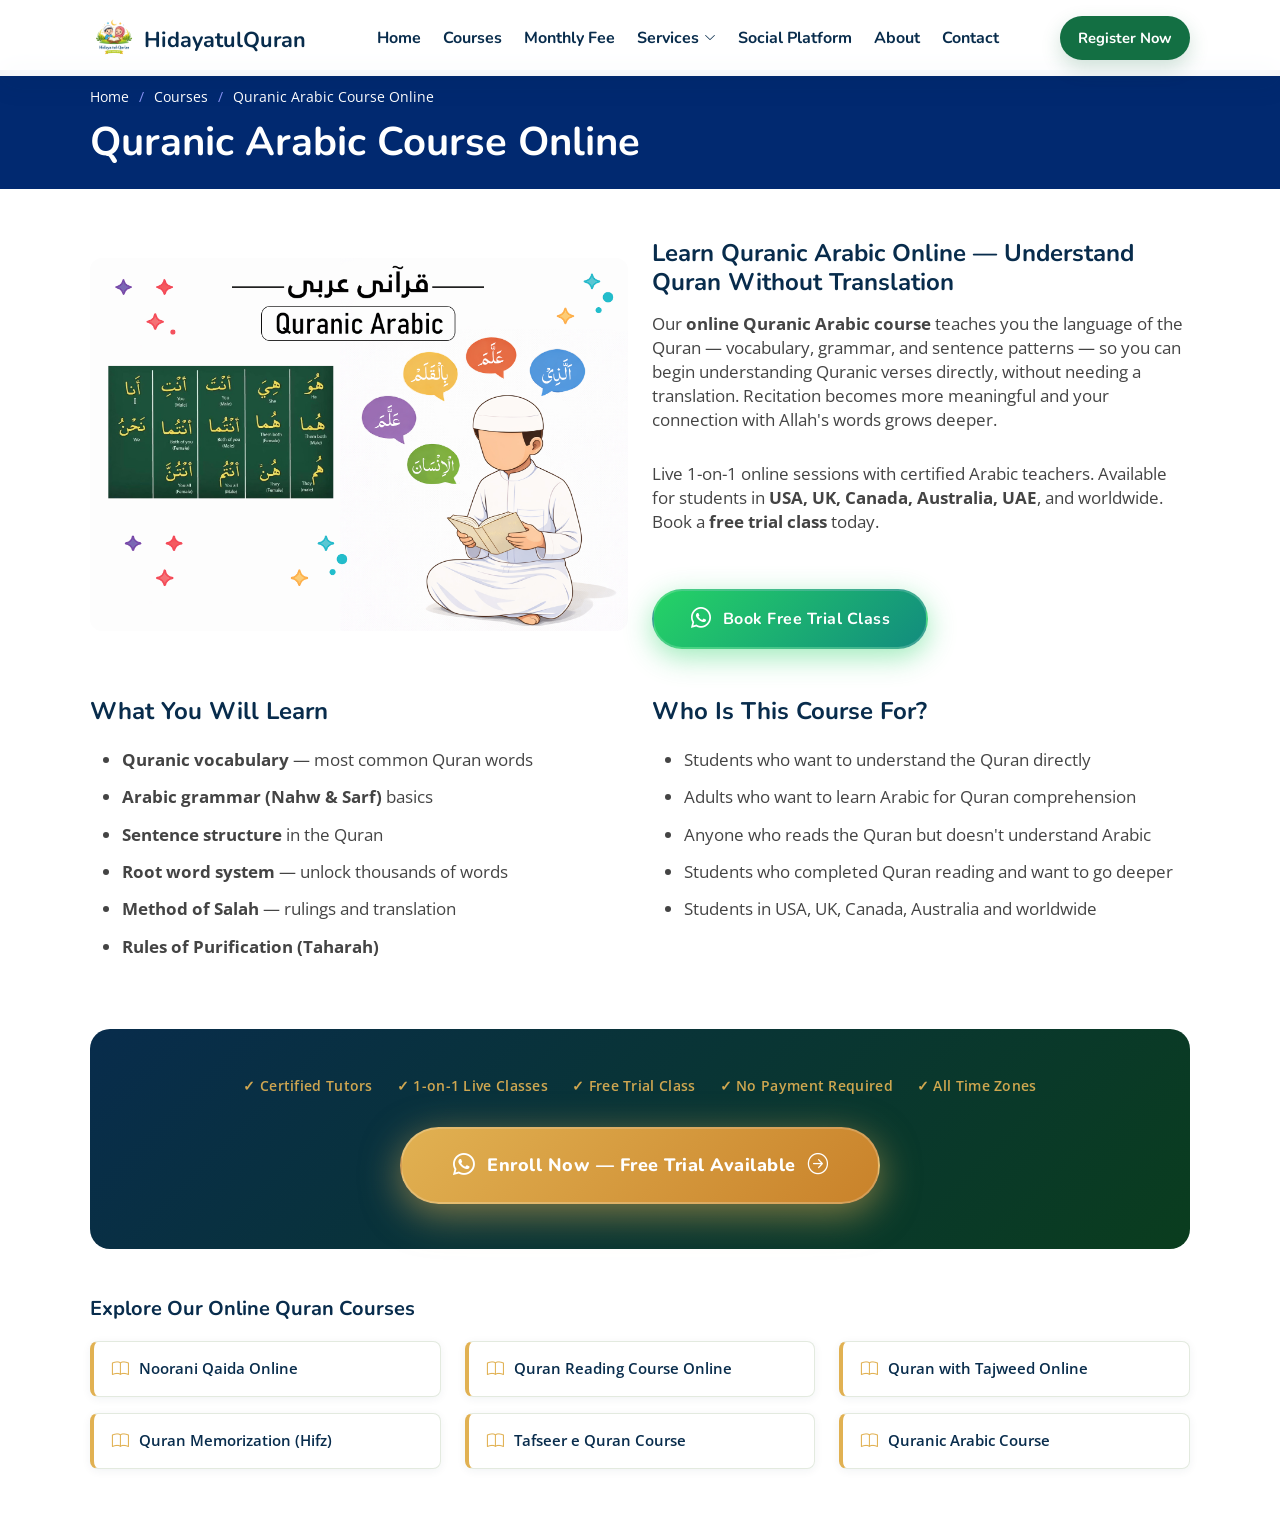
<file: quranic-arabic-course-online.html>
﻿<!DOCTYPE html>
<html lang="en">
<head>
  <meta charset="utf-8">
  <meta content="width=device-width, initial-scale=1.0" name="viewport">
  <link rel="preconnect" href="https://fonts.googleapis.com">
  <link rel="preconnect" href="https://fonts.gstatic.com" crossorigin>

  <title>Quranic Arabic Course Online — Understand Quran Without Translation | HidayatulQuran</title>
  <meta name="description" content="Learn Quranic Arabic online to understand the Quran directly. Grammar, vocabulary and meanings in live 1-on-1 sessions. Free trial class at HidayatulQuran Academy!">
  <link rel="canonical" href="https://www.hidayatulquran.com/quranic-arabic-course-online.html">
  <meta name="robots" content="index, follow">
  <meta name="author" content="HidayatulQuran Academy">

  <meta property="og:title" content="Quranic Arabic Course Online | HidayatulQuran Academy">
  <meta property="og:description" content="Learn Quranic Arabic online. Understand the Quran directly — grammar, vocabulary, meanings. 1-on-1 live sessions. Free trial!">
  <meta property="og:type" content="website">
  <meta property="og:url" content="https://www.hidayatulquran.com/quranic-arabic-course-online.html">
  <meta property="og:image" content="https://www.hidayatulquran.com/assets/img/QuranicArabic_hidayatulquran_Academy.jpeg">
  <meta property="og:site_name" content="HidayatulQuran Academy">

  <script type="application/ld+json">
  {
    "@context": "https://schema.org",
    "@type": "Course",
    "name": "Quranic Arabic Course Online",
    "description": "Learn Quranic Arabic vocabulary, grammar, and sentence patterns to understand the Quran directly without needing translation. Live 1-on-1 online sessions.",
    "provider": {
      "@type": "Organization",
      "name": "HidayatulQuran Academy",
      "url": "https://www.hidayatulquran.com"
    },
    "courseMode": "online",
    "educationalLevel": "Beginner to Intermediate",
    "inLanguage": ["en", "ur", "ar"],
    "url": "https://www.hidayatulquran.com/quranic-arabic-course-online.html",
    "image": "https://www.hidayatulquran.com/assets/img/QuranicArabic_hidayatulquran_Academy.jpeg"
  }
  </script>

  <script type="application/ld+json">
  {
    "@context": "https://schema.org",
    "@type": "BreadcrumbList",
    "itemListElement": [
      {"@type": "ListItem", "position": 1, "name": "Home", "item": "https://www.hidayatulquran.com/"},
      {"@type": "ListItem", "position": 2, "name": "Courses", "item": "https://www.hidayatulquran.com/#QuranCourses"},
      {"@type": "ListItem", "position": 3, "name": "Quranic Arabic Course", "item": "https://www.hidayatulquran.com/quranic-arabic-course-online.html"}
    ]
  }
  </script>

  <link href="assets/img/hidayatulquran1.png" rel="icon" type="image/png">
  <link href="assets/img/hidayatulquran1.png" rel="apple-touch-icon">
  <link rel="preload" as="style" onload="this.onload=null;this.rel='stylesheet'" href="https://fonts.googleapis.com/css?family=Open+Sans:300,300i,400,400i,600,600i,700,700i|Nunito:300,300i,400,400i,600,600i,700,700i|Poppins:300,300i,400,400i,500,500i,600,600i,700,700i|Croissant+One&display=swap">
  <noscript><link rel="stylesheet" href="https://fonts.googleapis.com/css?family=Open+Sans:300,300i,400,400i,600,600i,700,700i|Nunito:300,300i,400,400i,600,600i,700,700i|Poppins:300,300i,400,400i,500,500i,600,600i,700,700i|Croissant+One&display=swap"></noscript>
  <link href="assets/vendor/bootstrap/css/bootstrap.min.css" rel="stylesheet">
  <link href="assets/vendor/bootstrap-icons/bootstrap-icons.css" rel="stylesheet">
  <link href="assets/vendor/aos/aos.css" rel="stylesheet">
  <link href="assets/vendor/remixicon/remixicon.css" rel="stylesheet">
  <link href="assets/vendor/swiper/swiper-bundle.min.css" rel="stylesheet">
  <link href="assets/vendor/glightbox/css/glightbox.min.css" rel="stylesheet">
  <link href="assets/css/style.css?v=20260530-12" rel="stylesheet">
</head>
<body>

  <header id="header" class="header fixed-top" role="banner">
    <div class="container-fluid container-xl d-flex align-items-center justify-content-between">
      <a href="index.html" class="logo d-flex align-items-center" aria-label="HidayatulQuran Academy home">
        <img src="assets/img/hidayatulquran1.png" alt="HidayatulQuran Academy logo">
        <span>HidayatulQuran</span>
      </a>
      <nav id="navbar" class="navbar" aria-label="Primary navigation" role="navigation">
        <ul>
          <li><a href="index.html">Home</a></li>
          <li><a href="index.html#QuranCourses">Courses</a></li>
          <li><a href="index.html#MonthlyFee">Monthly Fee</a></li>
          <li class="dropdown"><a href="#" aria-haspopup="true" aria-expanded="false"><span>Services</span> <i class="bi bi-chevron-down"></i></a>
            <ul>
              <li><a href="enrollment-process.html">Enrollment Process</a></li>
              <li class="dropdown"><a href="#" aria-haspopup="true" aria-expanded="false"><span>Specialities</span> <i class="bi bi-chevron-right"></i></a>
                <ul>
                  <li><a href="index.html#features">Why Choose</a></li>
                  <li><a href="index.html#OurTeachingMethod">Our Teaching Method</a></li>
                  <li><a href="empowering-through-quranic-learning.html">Empowering Students</a></li>
                </ul>
              </li>
              <li><a href="faq.html">F.A.Q</a></li>
            </ul>
          </li>
          <li><a href="socialPlatforms.html">Social Platform</a></li>
          <li><a href="about.html">About</a></li>
          <li><a href="index.html#contact">Contact</a></li>
        </ul>
        <button class="mobile-nav-toggle bi bi-list" type="button" aria-label="Open navigation menu" aria-controls="navbar" aria-expanded="false"></button>
      </nav>
      <a href="registration.html" class="header-register">Register Now</a>
    </div>
  </header>

  <main id="main" role="main">
    <section class="breadcrumbs" style="margin-top: 70px;">
      <div class="container">
        <ol>
          <li><a href="index.html">Home</a></li>
          <li><a href="index.html#QuranCourses">Courses</a></li>
          <li>Quranic Arabic Course Online</li>
        </ol>
        <h1><strong>Quranic Arabic Course Online</strong></h1>
      </div>
    </section>

    <section id="course-detail" class="about" style="padding: 50px 0;">
      <div class="container" data-aos="fade-up">
        <div class="row align-items-center">
          <div class="col-lg-6 mb-4 mb-lg-0">
            <img src="assets/img/QuranicArabic_hidayatulquran_Academy.jpeg" class="img-fluid" alt="Quranic Arabic course for understanding Quran vocabulary and grammar" style="border-radius: 12px; width: 100%;" loading="eager">
          </div>
          <div class="col-lg-6">
            <h2 style="color: #082c4c;">Learn Quranic Arabic Online — Understand Quran Without Translation</h2>
            <p style="font-size: 17px; margin-top: 15px; color: #444;">
              Our <strong>online Quranic Arabic course</strong> teaches you the language of the Quran — vocabulary, grammar, and sentence patterns — so you can begin understanding Quranic verses directly, without needing a translation. Recitation becomes more meaningful and your connection with Allah's words grows deeper.
            </p>
            <p style="font-size: 17px; color: #444;">
              Live 1-on-1 online sessions with certified Arabic teachers. Available for students in <strong>USA, UK, Canada, Australia, UAE</strong>, and worldwide. Book a <strong>free trial class</strong> today.
            </p>
            <a href="https://wa.me/923365398542?text=Assalamu%20Alaikum%2C%20I%20want%20to%20book%20a%20free%20trial%20Quran%20class."
              target="_blank" rel="noopener noreferrer" class="cta-btn-trial">
              <i class="bi bi-whatsapp" style="font-size: 20px;"></i>
              <span>Book Free Trial Class</span>
            </a>
          </div>
        </div>

        <div class="row mt-5" data-aos="fade-up">
          <div class="col-lg-6">
            <h2 style="color: #082c4c;">What You Will Learn</h2>
            <ul style="font-size: 17px; margin-top: 15px; line-height: 2.2; color: #444;">
              <li><strong>Quranic vocabulary</strong> — most common Quran words</li>
              <li><strong>Arabic grammar (Nahw &amp; Sarf)</strong> basics</li>
              <li><strong>Sentence structure</strong> in the Quran</li>
              <li><strong>Root word system</strong> — unlock thousands of words</li>
              <li><strong>Method of Salah</strong> — rulings and translation</li>
              <li><strong>Rules of Purification (Taharah)</strong></li>
            </ul>
          </div>
          <div class="col-lg-6">
            <h2 style="color: #082c4c;">Who Is This Course For?</h2>
            <ul style="font-size: 17px; margin-top: 15px; line-height: 2.2; color: #444;">
              <li>Students who want to understand the Quran directly</li>
              <li>Adults who want to learn Arabic for Quran comprehension</li>
              <li>Anyone who reads the Quran but doesn't understand Arabic</li>
              <li>Students who completed Quran reading and want to go deeper</li>
              <li>Students in USA, UK, Canada, Australia and worldwide</li>
            </ul>
          </div>
        </div>

        <div class="row mt-5" data-aos="fade-up">
          <div class="col-12">
            <div class="cta-enroll-section">
              <div class="cta-enroll-perks">
                <span>&#10003; Certified Tutors</span>
                <span>&#10003; 1-on-1 Live Classes</span>
                <span>&#10003; Free Trial Class</span>
                <span>&#10003; No Payment Required</span>
                <span>&#10003; All Time Zones</span>
              </div>
              <a href="https://wa.me/923365398542?text=Assalamu%20Alaikum%2C%20I%20want%20to%20book%20a%20free%20trial%20Quran%20class."
                target="_blank" rel="noopener noreferrer" class="cta-btn-enroll">
                <i class="bi bi-whatsapp" style="font-size: 22px;"></i>
                <span>Enroll Now — Free Trial Available</span>
                <i class="bi bi-arrow-right-circle" style="font-size: 20px;"></i>
              </a>
            </div>
          </div>
        </div>

        <div class="row mt-5" data-aos="fade-up">
          <div class="col-12">
            <h2 style="color: #082c4c; font-size: 20px; font-weight: 700; margin-bottom: 20px;">Explore Our Online Quran Courses</h2>
            <div class="row gy-3">
              <div class="col-lg-4 col-md-6"><a href="noorani-qaida-online.html" class="course-name-link"><i class="bi bi-book"></i> Noorani Qaida Online</a></div>
              <div class="col-lg-4 col-md-6"><a href="quran-reading-course-online.html" class="course-name-link"><i class="bi bi-book"></i> Quran Reading Course Online</a></div>
              <div class="col-lg-4 col-md-6"><a href="quran-tajweed-course-online.html" class="course-name-link"><i class="bi bi-book"></i> Quran with Tajweed Online</a></div>
              <div class="col-lg-4 col-md-6"><a href="quran-memorization-hifz-online.html" class="course-name-link"><i class="bi bi-book"></i> Quran Memorization (Hifz)</a></div>
              <div class="col-lg-4 col-md-6"><a href="tafseer-quran-course-online.html" class="course-name-link"><i class="bi bi-book"></i> Tafseer e Quran Course</a></div>
              <div class="col-lg-4 col-md-6"><a href="quranic-arabic-course-online.html" class="course-name-link"><i class="bi bi-book"></i> Quranic Arabic Course</a></div>
            </div>
          </div>
        </div>
      </div>
    </section>
  </main>

  <div class="back-to-top d-flex align-items-center" style="flex-direction: column; justify-content: flex-end; background-color: transparent; padding: 0px;">
    <div style="background-color: #169344; margin-bottom: 15px; padding: 10px; border-top-right-radius: 10px;">
      <a href="https://wa.me/923365398542?text=Assalamu%20Alaikum%2C%20I%20want%20to%20book%20a%20free%20trial%20Quran%20class." target="_blank" aria-label="Contact on WhatsApp"><i class="bi bi-whatsapp"></i></a>
    </div>
    <div style="background-color: #3b51e0; padding: 10px; border-bottom-left-radius: 10px;">
      <a href="#" aria-label="Back to top"><i class="bi bi-arrow-up-short"></i></a>
    </div>
  </div>

  <script src="assets/vendor/bootstrap/js/bootstrap.bundle.js"></script>
  <script src="assets/vendor/aos/aos.js"></script>
  <script src="assets/vendor/swiper/swiper-bundle.min.js"></script>
  <script src="assets/vendor/glightbox/js/glightbox.min.js"></script>
  <script src="assets/js/main.js?v=20260530-4"></script>
</body>
</html>
</file>
<file: assets/css/style.css>
/**
* Template Name: FlexStart - v1.4.0
* Template URL: https://bootstrapmade.com/flexstart-bootstrap-startup-template/
* Author: BootstrapMade.com
* License: https://bootstrapmade.com/license/
*/

/*--------------------------------------------------------------
# General
--------------------------------------------------------------*/
:root {
  scroll-behavior: smooth;
}

body {
  font-family: "Open Sans", sans-serif;
  color: #444444;
}

a {
  color: #4154f1;
  text-decoration: none;
}

a:hover {
  color: #717ff5;
  text-decoration: none;
}

h1,
h2,
h3,
h4,
h5,
h6 {
  font-family: "Nunito", sans-serif;
}

/*--------------------------------------------------------------
# Sections
--------------------------------------------------------------*/
section {
  padding: 60px 0;
  overflow: hidden;
}

.section-header {
  text-align: center;
  padding-bottom: 40px;
}

.section-header h2 {
  font-size: 13px;
  letter-spacing: 1px;
  font-weight: 700;
  margin: 0;
  color: #4154f1;
  text-transform: uppercase;
}

.section-header p {
  margin: 10px 0 0 0;
  padding: 0;
  font-size: 38px;
  line-height: 42px;
  font-weight: 700;
  color: #012970;
}

@media (max-width: 768px) {
  .section-header p {
    font-size: 28px;
    line-height: 32px;
  }
}

/*--------------------------------------------------------------
# Breadcrumbs
--------------------------------------------------------------*/
.breadcrumbs {
  padding: 15px 0;
  background: #012970;
  min-height: 40px;
  margin-top: 82px;
  color: #fff;
}

@media (max-width: 992px) {
  .breadcrumbs {
    margin-top: 57px;
  }
}

.breadcrumbs h2 {
  font-size: 28px;
  font-weight: 500;
}

.breadcrumbs ol {
  display: flex;
  flex-wrap: wrap;
  list-style: none;
  padding: 0 0 10px 0;
  margin: 0;
  font-size: 14px;
}

.breadcrumbs ol a {
  color: #fff;
  transition: 0.3s;
}

.breadcrumbs ol a:hover {
  text-decoration: underline;
}

.breadcrumbs ol li+li {
  padding-left: 10px;
}

.breadcrumbs ol li+li::before {
  display: inline-block;
  padding-right: 10px;
  color: #8894f6;
  content: "/";
}

/*--------------------------------------------------------------
# Back to top button
--------------------------------------------------------------*/
.back-to-top {
  position: fixed;
  visibility: hidden;
  opacity: 0;
  right: 15px;
  bottom: 15px;
  z-index: 99999;
  background: #4154f1;
  width: 40px;
  height: 40px;
  border-radius: 4px;
  transition: all 0.4s;
}

.back-to-top i {
  font-size: 24px;
  color: #fff;
  line-height: 0;
}

.back-to-top:hover {
  background: #6776f4;
  color: #fff;
}

.back-to-top.active {
  visibility: visible;
  opacity: 1;
}

.back-to-top a:hover {
  color: #012970;

}

/*--------------------------------------------------------------
# Disable aos animation delay on mobile devices
--------------------------------------------------------------*/
@media screen and (max-width: 768px) {
  [data-aos-delay] {
    transition-delay: 0 !important;
  }
}

/*--------------------------------------------------------------
# Header
--------------------------------------------------------------*/
.header {
  transition: all 0.5s;
  z-index: 997;
  padding: 20px 0;
}

.header.header-scrolled {
  background: #fff;
  padding: 15px 0;
  box-shadow: 0px 2px 20px rgba(1, 41, 112, 0.1);
}

.header .logo {
  line-height: 0;
}

.header .logo img {
  max-height: 40px;
  margin-right: 6px;
}

.header .logo span {
  font-size: 30px;
  font-weight: 700;
  letter-spacing: 1px;
  color: #012970;
  font-family: "Nunito", sans-serif;
  margin-top: 3px;
}

/*--------------------------------------------------------------
# Navigation Menu
--------------------------------------------------------------*/
/**
* Desktop Navigation 
*/
.navbar {
  padding: 0;
}

.navbar ul {
  margin: 0;
  padding: 0;
  display: flex;
  list-style: none;
  align-items: center;
}

.navbar li {
  position: relative;
}

.navbar a,
.navbar a:focus {
  display: flex;
  align-items: center;
  justify-content: space-between;
  padding: 10px 0 10px 30px;
  font-family: "Nunito", sans-serif;
  font-size: 16px;
  font-weight: 700;
  color: #013289;
  white-space: nowrap;
  transition: 0.3s;
}

.navbar a i,
.navbar a:focus i {
  font-size: 12px;
  line-height: 0;
  margin-left: 5px;
}

.navbar a:hover,
.navbar .active,
.navbar .active:focus,
.navbar li:hover>a {
  color: #E1B152;
}

.navbar .getstarted {
  background: #4154f1;
  padding: 8px 20px;
  margin-left: 30px;
  border-radius: 4px;
  color: #fff;
}

.navbar .getstarted:hover {
  color: #fff;
  background: #5969f3;
}

.navbar .dropdown ul {
  display: block;
  position: absolute;
  left: 14px;
  top: calc(100% + 30px);
  margin: 0;
  padding: 10px 0;
  z-index: 99;
  opacity: 0;
  visibility: hidden;
  background: #fff;
  box-shadow: 0px 0px 30px rgba(127, 137, 161, 0.25);
  transition: 0.3s;
  border-radius: 4px;
}

.navbar .dropdown ul li {
  min-width: 200px;
}

.navbar .dropdown ul a {
  padding: 10px 20px;
  font-size: 15px;
  text-transform: none;
  font-weight: 600;
}

.navbar .dropdown ul a i {
  font-size: 12px;
}

.navbar .dropdown ul a:hover,
.navbar .dropdown ul .active:hover,
.navbar .dropdown ul li:hover>a {
  color: #4154f1;
}

.navbar .dropdown:hover>ul {
  opacity: 1;
  top: 100%;
  visibility: visible;
}

.navbar .dropdown .dropdown ul {
  top: 0;
  left: calc(100% - 30px);
  visibility: hidden;
}

.navbar .dropdown .dropdown:hover>ul {
  opacity: 1;
  top: 0;
  left: 100%;
  visibility: visible;
}

@media (max-width: 1366px) {
  .navbar .dropdown .dropdown ul {
    left: -90%;
  }

  .navbar .dropdown .dropdown:hover>ul {
    left: -100%;
  }
}

/**
* Mobile Navigation 
*/
.mobile-nav-toggle {
  color: #012970;
  font-size: 28px;
  cursor: pointer;
  display: none;
  line-height: 0;
  transition: 0.5s;
}

.mobile-nav-toggle.bi-x {
  color: #fff;
}

@media (max-width: 991px) {
  .mobile-nav-toggle {
    display: block;
  }

  .navbar ul {
    display: none;
  }
}

.navbar-mobile {
  position: fixed;
  overflow: hidden;
  top: 0;
  right: 0;
  left: 0;
  bottom: 0;
  background: rgba(1, 22, 61, 0.9);
  transition: 0.3s;
}

.navbar-mobile .mobile-nav-toggle {
  position: absolute;
  top: 15px;
  right: 15px;
}

.navbar-mobile ul {
  display: block;
  position: absolute;
  top: 55px;
  right: 15px;
  bottom: 15px;
  left: 15px;
  padding: 10px 0;
  border-radius: 10px;
  background-color: #fff;
  overflow-y: auto;
  transition: 0.3s;
}

.navbar-mobile a {
  padding: 10px 20px;
  font-size: 15px;
  color: #012970;
}

.navbar-mobile a:hover,
.navbar-mobile .active,
.navbar-mobile li:hover>a {
  color: #4154f1;
}

.navbar-mobile .getstarted {
  margin: 15px;
}

.navbar-mobile .dropdown ul {
  position: static;
  display: none;
  margin: 10px 20px;
  padding: 10px 0;
  z-index: 99;
  opacity: 1;
  visibility: visible;
  background: #fff;
  box-shadow: 0px 0px 30px rgba(127, 137, 161, 0.25);
}

.navbar-mobile .dropdown ul li {
  min-width: 200px;
}

.navbar-mobile .dropdown ul a {
  padding: 10px 20px;
}

.navbar-mobile .dropdown ul a i {
  font-size: 12px;
}

.navbar-mobile .dropdown ul a:hover,
.navbar-mobile .dropdown ul .active:hover,
.navbar-mobile .dropdown ul li:hover>a {
  color: #4154f1;
}

.navbar-mobile .dropdown>.dropdown-active {
  display: block;
}

/*--------------------------------------------------------------
# Hero Section
--------------------------------------------------------------*/
.hero {
  width: 100%;
  height: 100vh;
  background: url(../img/hero-bg.png) top center no-repeat;
  background-size: cover;
}

.hero h1 {
  margin: 0;
  font-size: 48px;
  font-weight: 700;
  color: #012970;
}

.hero h2 {
  color: #444444;
  margin: 15px 0 0 0;
  font-size: 26px;
}

.hero .btn-get-started {
  margin-top: 30px;
  line-height: 0;
  padding: 15px 40px;
  border-radius: 4px;
  transition: 0.5s;
  color: #fff;
  background: #4154f1;
  box-shadow: 0px 5px 30px rgba(65, 84, 241, 0.4);
}

.hero .btn-get-started span {
  font-family: "Nunito", sans-serif;
  font-weight: 600;
  font-size: 16px;
  letter-spacing: 1px;
}

.hero .btn-get-started i {
  margin-left: 5px;
  font-size: 18px;
  transition: 0.3s;
}

.hero .btn-get-started:hover i {
  transform: translateX(5px);
}

.hero .hero-img {
  text-align: right;
}

@media (min-width: 1024px) {
  .hero {
    background-attachment: fixed;
  }
}

@media (max-width: 991px) {
  .hero {
    height: auto;
    padding: 120px 0 60px 0;
  }

  .hero .hero-img {
    text-align: center;
    margin-top: 80px;
  }

  .hero .hero-img img {
    width: 80%;
  }
}

@media (max-width: 768px) {
  .hero {
    text-align: center;
  }

  .hero h1 {
    font-size: 32px;
  }

  .hero h2 {
    font-size: 24px;
  }

  .hero .hero-img img {
    width: 100%;
  }
}

/*--------------------------------------------------------------
# Index Page
--------------------------------------------------------------*/
/*--------------------------------------------------------------
# About
--------------------------------------------------------------*/
.about .content {
  background-color: #f6f9ff;
  padding: 40px;
}

.about h3 {
  font-size: 14px;
  font-weight: 700;
  color: #4154f1;
  text-transform: uppercase;
}

.about h2 {
  font-size: 24px;
  font-weight: 700;
  color: #012970;
}

.about p {
  margin: 15px 0 30px 0;
  line-height: 24px;
}

.about .btn-read-more {
  line-height: 0;
  padding: 15px 40px;
  border-radius: 4px;
  transition: 0.5s;
  color: #fff;
  background: #4154f1;
  box-shadow: 0px 5px 25px rgba(65, 84, 241, 0.3);
}

.about .btn-read-more span {
  font-family: "Nunito", sans-serif;
  font-weight: 600;
  font-size: 16px;
  letter-spacing: 1px;
}

.about .btn-read-more i {
  margin-left: 5px;
  font-size: 18px;
  transition: 0.3s;
}

.about .btn-read-more:hover i {
  transform: translateX(5px);
}

/*--------------------------------------------------------------
# Values
--------------------------------------------------------------*/
.values .box {
  padding: 30px;
  box-shadow: 0px 0 5px rgba(1, 41, 112, 0.08);
  text-align: center;
  transition: 0.3s;
  height: 100%;
}

.values .box img {
  padding: 30px 50px;
  transition: 0.5s;
  transform: scale(1.1);
}

.values .box h3 {
  font-size: 24px;
  color: #012970;
  font-weight: 700;
  margin-bottom: 18px;
}

.values .box:hover {
  box-shadow: 0px 0 30px rgba(1, 41, 112, 0.08);
}

.values .box:hover img {
  transform: scale(1);
}

/*--------------------------------------------------------------
# Counts
--------------------------------------------------------------*/
.counts {
  padding: 70px 0 60px;
}

.counts .count-box {
  display: flex;
  align-items: center;
  padding: 30px;
  width: 100%;
  background: #fff;
  box-shadow: 0px 0 30px rgba(1, 41, 112, 0.08);
}

.counts .count-box i {
  font-size: 42px;
  line-height: 0;
  margin-right: 20px;
  color: #4154f1;
}

.counts .count-box span {
  font-size: 36px;
  display: block;
  font-weight: 600;
  color: #0b198f;
}

.counts .count-box p {
  padding: 0;
  margin: 0;
  font-family: "Nunito", sans-serif;
  font-size: 14px;
}

/*--------------------------------------------------------------
# Features
--------------------------------------------------------------*/
.features .feature-box {
  /* padding: 24px 20px; */
  /* padding: 10px; */
  box-shadow: 0px 0 30px rgba(1, 41, 112, 0.08);
  transition: 0.3s;
  height: 100%;
}

.features .feature-box h3 {
  font-size: 15px;
  color: #012970;
  font-weight: 700;
  margin: 0;
}

.features .feature-box i {
  line-height: 0;
  background: #ecf3ff;
  padding: 4px;
  margin-right: 10px;
  font-size: 24px;
  border-radius: 3px;
  transition: 0.3s;
}

.features .feature-box:hover i {
  background: #E1B152;
  color: #fff;
}

.features .feture-tabs {
  margin-top: 120px;
}

.features .feture-tabs h3 {
  color: #012970;
  font-weight: 700;
  font-size: 32px;
  margin-bottom: 10px;
}

@media (max-width: 768px) {
  .features .feture-tabs h3 {
    font-size: 28px;
  }
}

.features .feture-tabs .nav-pills {
  border-bottom: 1px solid #eee;
}

.features .feture-tabs .nav-link {
  background: none;
  text-transform: uppercase;
  font-size: 15px;
  font-weight: 600;
  color: #012970;
  padding: 12px 0;
  margin-right: 25px;
  margin-bottom: -2px;
  border-radius: 0;
}

.features .feture-tabs .nav-link.active {
  color: #4154f1;
  border-bottom: 3px solid #4154f1;
}

.features .feture-tabs .tab-content h4 {
  font-size: 18px;
  margin: 0;
  font-weight: 700;
  color: #012970;
}

.features .feture-tabs .tab-content i {
  font-size: 24px;
  line-height: 0;
  margin-right: 8px;
  color: #4154f1;
}

.features .feature-icons {
  margin-top: 120px;
}

.features .feature-icons h3 {
  color: #012970;
  font-weight: 700;
  font-size: 32px;
  margin-bottom: 20px;
  text-align: center;
}

@media (max-width: 768px) {
  .features .feature-icons h3 {
    font-size: 28px;
  }
}

.features .feature-icons .content .icon-box {
  display: flex;
}

.features .feature-icons .content .icon-box h4 {
  font-size: 20px;
  font-weight: 700;
  margin: 0 0 10px 0;
  color: #012970;
}

.features .feature-icons .content .icon-box i {
  font-size: 44px;
  line-height: 44px;
  color: #0245bc;
  margin-right: 15px;
}

.features .feature-icons .content .icon-box p {
  font-size: 15px;
  color: #848484;
}

/*--------------------------------------------------------------
# Services
--------------------------------------------------------------*/
.services .service-box {
  box-shadow: 0px 0 30px rgba(1, 41, 112, 0.08);
  height: 100%;
  padding: 60px 30px;
  text-align: center;
  transition: 0.3s;
  border-radius: 5px;
}

.services .service-box .icon {
  font-size: 36px;
  padding: 40px 20px;
  border-radius: 4px;
  position: relative;
  margin-bottom: 25px;
  display: inline-block;
  line-height: 0;
  transition: 0.3s;
}

.services .service-box h3 {
  color: #444444;
  font-weight: 700;
}

.services .service-box .read-more {
  display: inline-flex;
  align-items: center;
  justify-content: center;
  font-weight: 600;
  font-size: 16px;
  padding: 8px 20px;
}

.services .service-box .read-more i {
  line-height: 0;
  margin-left: 5px;
  font-size: 18px;
}

.services .service-box.blue {
  border-bottom: 3px solid #2db6fa;
}

.services .service-box.blue .icon {
  color: #2db6fa;
  background: #dbf3fe;
}

.services .service-box.blue .read-more {
  color: #2db6fa;
}

.services .service-box.blue:hover {
  background: #2db6fa;
}

.services .service-box.orange {
  border-bottom: 3px solid #f68c09;
}

.services .service-box.orange .icon {
  color: #f68c09;
  background: #fde3c4;
}

.services .service-box.orange .read-more {
  color: #f68c09;
}

.services .service-box.orange:hover {
  background: #f68c09;
}

.services .service-box.green {
  border-bottom: 3px solid #08da4e;
}

.services .service-box.green .icon {
  color: #08da4e;
  background: #cffddf;
}

.services .service-box.green .read-more {
  color: #08da4e;
}

.services .service-box.green:hover {
  background: #08da4e;
}

.services .service-box.red {
  border-bottom: 3px solid #e9222c;
}

.services .service-box.red .icon {
  color: #e9222c;
  background: #fef7f8;
}

.services .service-box.red .read-more {
  color: #e9222c;
}

.services .service-box.red:hover {
  background: #e9222c;
}

.services .service-box.purple {
  border-bottom: 3px solid #b50edf;
}

.services .service-box.purple .icon {
  color: #b50edf;
  background: #f8e4fd;
}

.services .service-box.purple .read-more {
  color: #b50edf;
}

.services .service-box.purple:hover {
  background: #b50edf;
}

.services .service-box.pink {
  border-bottom: 3px solid #f51f9c;
}

.services .service-box.pink .icon {
  color: #f51f9c;
  background: #feecf7;
}

.services .service-box.pink .read-more {
  color: #f51f9c;
}

.services .service-box.pink:hover {
  background: #f51f9c;
}

.services .service-box:hover h3,
.services .service-box:hover p,
.services .service-box:hover .read-more {
  color: #fff;
}

.services .service-box:hover .icon {
  background: #fff;
}

/*--------------------------------------------------------------
# Pricing
--------------------------------------------------------------*/
.pricing .box {
  padding: 40px 20px;
  background: #fff;
  text-align: center;
  box-shadow: 0px 0 30px rgba(1, 41, 112, 0.08);
  border-radius: 4px;
  position: relative;
  overflow: hidden;
  transition: 0.3s;
}

.pricing .box:hover {
  transform: scale(1.1);
  box-shadow: 0px 0 30px rgba(1, 41, 112, 0.1);
}

.pricing h3 {
  font-weight: 700;
  font-size: 18px;
  margin-bottom: 15px;
}

.pricing .price {
  font-size: 36px;
  color: #444444;
  font-weight: 600;
  font-family: "Poppins", sans-serif;
}

.pricing .price sup {
  font-size: 20px;
  top: -15px;
  left: -3px;
}

.pricing .price span {
  color: #bababa;
  font-size: 16px;
  font-weight: 300;
}

.pricing img {
  padding: 30px 40px;
}

.pricing ul {
  padding: 0;
  list-style: none;
  color: #444444;
  text-align: center;
  line-height: 26px;
  font-size: 16px;
  margin-bottom: 25px;
}

.pricing ul li {
  padding-bottom: 10px;
}

.pricing ul .na {
  color: #ccc;
  text-decoration: line-through;
}

.pricing .btn-buy {
  display: inline-block;
  padding: 8px 40px 10px 40px;
  border-radius: 50px;
  color: #4154f1;
  transition: none;
  font-size: 16px;
  font-weight: 400;
  font-family: "Nunito", sans-serif;
  font-weight: 600;
  transition: 0.3s;
  border: 1px solid #4154f1;
}

.pricing .btn-buy:hover {
  background: #4154f1;
  color: #fff;
}

.pricing .featured {
  width: 200px;
  position: absolute;
  top: 18px;
  right: -68px;
  transform: rotate(45deg);
  z-index: 1;
  font-size: 14px;
  padding: 1px 0 3px 0;
  background: #4154f1;
  color: #fff;
}

/*--------------------------------------------------------------
# F.A.Q
--------------------------------------------------------------*/
.faq .accordion-collapse {
  border: 0;
}

.faq .accordion-button {
  padding: 15px 15px 20px 0;
  font-weight: 600;
  border: 0;
  font-size: 18px;
  color: #444444;
  text-align: left;
}

.faq .accordion-button:focus {
  box-shadow: none;
}

.faq .accordion-button:not(.collapsed) {
  background: none;
  color: #4154f1;
  border-bottom: 0;
}

.faq .accordion-body {
  padding: 0 0 25px 0;
  border: 0;
}

/*--------------------------------------------------------------
# Portfolio
--------------------------------------------------------------*/
.portfolio #portfolio-flters {
  padding: 0;
  margin: 0 auto 25px auto;
  list-style: none;
  text-align: center;
  background: white;
  border-radius: 50px;
  padding: 2px 15px;
}

.portfolio #portfolio-flters li {
  cursor: pointer;
  display: inline-block;
  padding: 8px 20px 10px 20px;
  font-size: 15px;
  font-weight: 600;
  line-height: 1;
  color: #444444;
  margin: 0 4px 8px 4px;
  transition: 0.3s;
  border-radius: 50px;
  border: 1px solid #fff;
}

.portfolio #portfolio-flters li:hover,
.portfolio #portfolio-flters li.filter-active {
  color: #4154f1;
  border-color: #4154f1;
}

.portfolio #portfolio-flters li:last-child {
  margin-right: 0;
}

.portfolio .portfolio-wrap {
  transition: 0.3s;
  position: relative;
  overflow: hidden;
  z-index: 1;
  background: rgba(255, 255, 255, 0.75);
}

.portfolio .portfolio-wrap::before {
  content: "";
  background: rgba(255, 255, 255, 0.75);
  position: absolute;
  left: 30px;
  right: 30px;
  top: 30px;
  bottom: 30px;
  transition: all ease-in-out 0.3s;
  z-index: 2;
  opacity: 0;
}

.portfolio .portfolio-wrap img {
  transition: 1s;
}

.portfolio .portfolio-wrap .portfolio-info {
  opacity: 0;
  position: absolute;
  top: 0;
  left: 0;
  right: 0;
  bottom: 0;
  text-align: center;
  z-index: 3;
  transition: all ease-in-out 0.3s;
  display: flex;
  flex-direction: column;
  justify-content: center;
  align-items: center;
}

.portfolio .portfolio-wrap .portfolio-info::before {
  display: block;
  content: "";
  width: 48px;
  height: 48px;
  position: absolute;
  top: 35px;
  left: 35px;
  border-top: 3px solid rgba(1, 41, 112, 0.2);
  border-left: 3px solid rgba(1, 41, 112, 0.2);
  transition: all 0.5s ease 0s;
  z-index: 9994;
}

.portfolio .portfolio-wrap .portfolio-info::after {
  display: block;
  content: "";
  width: 48px;
  height: 48px;
  position: absolute;
  bottom: 35px;
  right: 35px;
  border-bottom: 3px solid rgba(1, 41, 112, 0.2);
  border-right: 3px solid rgba(1, 41, 112, 0.2);
  transition: all 0.5s ease 0s;
  z-index: 9994;
}

.portfolio .portfolio-wrap .portfolio-info h4 {
  font-size: 20px;
  color: #012970;
  font-weight: 700;
}

.portfolio .portfolio-wrap .portfolio-info p {
  color: #012970;
  font-weight: 600;
  font-size: 14px;
  text-transform: uppercase;
  padding: 0;
  margin: 0;
}

.portfolio .portfolio-wrap .portfolio-links {
  text-align: center;
  z-index: 4;
}

.portfolio .portfolio-wrap .portfolio-links a {
  color: #fff;
  background: #4154f1;
  margin: 10px 2px;
  width: 36px;
  height: 36px;
  display: inline-flex;
  align-items: center;
  justify-content: center;
  border-radius: 50%;
  transition: 0.3s;
}

.portfolio .portfolio-wrap .portfolio-links a i {
  font-size: 24px;
  line-height: 0;
}

.portfolio .portfolio-wrap .portfolio-links a:hover {
  background: #5969f3;
}

.portfolio .portfolio-wrap:hover img {
  transform: scale(1.1);
}

.portfolio .portfolio-wrap:hover::before {
  top: 0;
  left: 0;
  right: 0;
  bottom: 0;
  opacity: 1;
}

.portfolio .portfolio-wrap:hover .portfolio-info {
  opacity: 1;
}

.portfolio .portfolio-wrap:hover .portfolio-info::before {
  top: 15px;
  left: 15px;
}

.portfolio .portfolio-wrap:hover .portfolio-info::after {
  bottom: 15px;
  right: 15px;
}

/*--------------------------------------------------------------
# Portfolio Details
--------------------------------------------------------------*/
.portfolio-details {
  padding-top: 40px;
}

.portfolio-details .portfolio-details-slider img {
  width: 100%;
}

.portfolio-details .portfolio-details-slider .swiper-pagination {
  margin-top: 20px;
  position: relative;
}

.portfolio-details .portfolio-details-slider .swiper-pagination .swiper-pagination-bullet {
  width: 12px;
  height: 12px;
  background-color: #fff;
  opacity: 1;
  border: 1px solid #4154f1;
}

.portfolio-details .portfolio-details-slider .swiper-pagination .swiper-pagination-bullet-active {
  background-color: #4154f1;
}

.portfolio-details .portfolio-info {
  padding: 30px;
  box-shadow: 0px 0 30px rgba(1, 41, 112, 0.08);
}

.portfolio-details .portfolio-info h3 {
  font-size: 22px;
  font-weight: 700;
  margin-bottom: 20px;
  padding-bottom: 20px;
  border-bottom: 1px solid #eee;
}

.portfolio-details .portfolio-info ul {
  list-style: none;
  padding: 0;
  font-size: 15px;
}

.portfolio-details .portfolio-info ul li+li {
  margin-top: 10px;
}

.portfolio-details .portfolio-description {
  padding-top: 30px;
}

.portfolio-details .portfolio-description h2 {
  font-size: 26px;
  font-weight: 700;
  margin-bottom: 20px;
}

.portfolio-details .portfolio-description p {
  padding: 0;
}

/*--------------------------------------------------------------
# Testimonials
--------------------------------------------------------------*/
.testimonials .testimonial-item {
  box-sizing: content-box;
  padding: 30px;
  margin: 40px 30px;
  box-shadow: 0px 0 20px rgba(1, 41, 112, 0.1);
  background: #fff;
  min-height: 320px;
  display: flex;
  flex-direction: column;
  text-align: center;
  transition: 0.3s;
}

.testimonials .testimonial-item .stars {
  margin-bottom: 15px;
}

.testimonials .testimonial-item .stars i {
  color: #ffc107;
  margin: 0 1px;
}

.testimonials .testimonial-item .testimonial-img {
  width: 90px;
  border-radius: 50%;
  border: 4px solid #fff;
  margin: 0 auto;
}

.testimonials .testimonial-item h3 {
  font-size: 18px;
  font-weight: bold;
  margin: 10px 0 5px 0;
  color: #111;
}

.testimonials .testimonial-item h4 {
  font-size: 14px;
  color: #999;
  margin: 0;
}

.testimonials .testimonial-item p {
  font-style: italic;
  margin: 0 auto 15px auto;
}

.testimonials .swiper-pagination {
  margin-top: 20px;
  position: relative;
}

.testimonials .swiper-pagination .swiper-pagination-bullet {
  width: 12px;
  height: 12px;
  background-color: #fff;
  opacity: 1;
  border: 1px solid #4154f1;
}

.testimonials .swiper-pagination .swiper-pagination-bullet-active {
  background-color: #4154f1;
}

.testimonials .swiper-slide {
  opacity: .3;
}

@media (max-width: 1199px) {
  .testimonials .swiper-slide-active {
    opacity: 1;
  }

  .testimonials .swiper-pagination {
    margin-top: 0;
  }
}

@media (min-width: 1200px) {
  .testimonials .swiper-slide-next {
    opacity: 1;
    transform: scale(1.12);
  }
}

/*--------------------------------------------------------------
# Team
--------------------------------------------------------------*/
.team {
  background: #fff;
  padding: 60px 0;
}

.team .member {
  overflow: hidden;
  text-align: center;
  border-radius: 5px;
  background: #fff;
  box-shadow: 0px 0 30px rgba(1, 41, 112, 0.08);
  transition: 0.3s;
}

.team .member .member-img {
  position: relative;
  overflow: hidden;
}

.team .member .member-img:after {
  position: absolute;
  content: "";
  left: 0;
  bottom: 0;
  height: 100%;
  width: 100%;
  background: url(../img/team-shape.svg) no-repeat center bottom;
  background-size: contain;
  z-index: 1;
}

.team .member .social {
  position: absolute;
  right: -100%;
  top: 30px;
  opacity: 0;
  border-radius: 4px;
  transition: 0.5s;
  background: rgba(255, 255, 255, 0.3);
  z-index: 2;
}

.team .member .social a {
  transition: color 0.3s;
  color: rgba(1, 41, 112, 0.5);
  margin: 15px 12px;
  display: block;
  line-height: 0;
  text-align: center;
}

.team .member .social a:hover {
  color: rgba(1, 41, 112, 0.8);
}

.team .member .social i {
  font-size: 18px;
}

.team .member .member-info {
  padding: 10px 15px 20px 15px;
}

.team .member .member-info h4 {
  font-weight: 700;
  margin-bottom: 5px;
  font-size: 20px;
  color: #012970;
}

.team .member .member-info span {
  display: block;
  font-size: 14px;
  font-weight: 400;
  color: #aaaaaa;
}

.team .member .member-info p {
  font-style: italic;
  font-size: 14px;
  padding-top: 15px;
  line-height: 26px;
  color: #5e5e5e;
}

.team .member:hover {
  transform: scale(1.08);
  box-shadow: 0px 0 30px rgba(1, 41, 112, 0.1);
}

.team .member:hover .social {
  right: 8px;
  opacity: 1;
}

/*--------------------------------------------------------------
# Clients
--------------------------------------------------------------*/
.clients .clients-slider .swiper-slide img {
  opacity: 0.8;
  transition: 0.3s;
}

.clients .clients-slider .swiper-slide img:hover {
  opacity: 1;
}

.clients .clients-slider .swiper-pagination {
  margin-top: 20px;
  position: relative;
}

.clients .clients-slider .swiper-pagination .swiper-pagination-bullet {
  width: 12px;
  height: 12px;
  background-color: #fff;
  opacity: 1;
  border: 1px solid #4154f1;
}

.clients .clients-slider .swiper-pagination .swiper-pagination-bullet-active {
  background-color: #4154f1;
}

/*--------------------------------------------------------------
# Recent Blog Posts
--------------------------------------------------------------*/
.recent-blog-posts .post-box {
  box-shadow: 0px 0 30px rgba(1, 41, 112, 0.08);
  transition: 0.3s;
  height: 100%;
  overflow: hidden;
  padding: 30px;
  border-radius: 8px;
  position: relative;
  display: flex;
  flex-direction: column;
}

.recent-blog-posts .post-box .post-img {
  overflow: hidden;
  margin: -30px -30px 15px -30px;
  position: relative;
}

.recent-blog-posts .post-box .post-img img {
  transition: 0.5s;
}

.recent-blog-posts .post-box .post-date {
  font-size: 16px;
  font-weight: 600;
  color: rgba(1, 41, 112, 0.6);
  display: block;
  margin-bottom: 10px;
}

.recent-blog-posts .post-box .post-title {
  font-size: 24px;
  color: #012970;
  font-weight: 700;
  margin-bottom: 18px;
  position: relative;
  transition: 0.3s;
}

.recent-blog-posts .post-box .readmore {
  display: flex;
  align-items: center;
  font-weight: 600;
  line-height: 1;
  transition: 0.3s;
}

.recent-blog-posts .post-box .readmore i {
  line-height: 0;
  margin-left: 4px;
  font-size: 18px;
}

.recent-blog-posts .post-box:hover .post-title {
  color: #4154f1;
}

.recent-blog-posts .post-box:hover .post-img img {
  transform: rotate(6deg) scale(1.2);
}

/*--------------------------------------------------------------
# Contact
--------------------------------------------------------------*/
.contact .info-box {
  color: #444444;
  background: #fafbff;
  padding: 30px;
}

.contact .info-box i {
  font-size: 38px;
  line-height: 0;
  color: #4154f1;
}

.contact .info-box h3 {
  font-size: 20px;
  color: #012970;
  font-weight: 700;
  margin: 20px 0 10px 0;
}

.contact .info-box p {
  padding: 0;
  line-height: 24px;
  font-size: 14px;
  margin-bottom: 0;
}

.contact .php-email-form {
  background: #fafbff;
  padding: 30px;
  height: 100%;
}

.contact .php-email-form .error-message {
  display: none;
  color: #fff;
  background: #ed3c0d;
  text-align: left;
  padding: 15px;
  margin-bottom: 24px;
  font-weight: 600;
}

.contact .php-email-form .sent-message {
  display: none;
  color: #fff;
  background: #18d26e;
  text-align: center;
  padding: 15px;
  margin-bottom: 24px;
  font-weight: 600;
}

.contact .php-email-form .loading {
  display: none;
  background: #fff;
  text-align: center;
  padding: 15px;
  margin-bottom: 24px;
}

.contact .php-email-form .loading:before {
  content: "";
  display: inline-block;
  border-radius: 50%;
  width: 24px;
  height: 24px;
  margin: 0 10px -6px 0;
  border: 3px solid #18d26e;
  border-top-color: #eee;
  -webkit-animation: animate-loading 1s linear infinite;
  animation: animate-loading 1s linear infinite;
}

.contact .php-email-form input,
.contact .php-email-form textarea {
  border-radius: 0;
  box-shadow: none;
  font-size: 14px;
  border-radius: 0;
}

.contact .php-email-form input:focus,
.contact .php-email-form textarea:focus {
  border-color: #4154f1;
}

.contact .php-email-form input {
  padding: 10px 15px;
}

.contact .php-email-form textarea {
  padding: 12px 15px;
}

.contact .php-email-form button[type="submit"] {
  background: #4154f1;
  border: 0;
  padding: 10px 30px;
  color: #fff;
  transition: 0.4s;
  border-radius: 4px;
}

.contact .php-email-form button[type="submit"]:hover {
  background: #5969f3;
}

@-webkit-keyframes animate-loading {
  0% {
    transform: rotate(0deg);
  }

  100% {
    transform: rotate(360deg);
  }
}

@keyframes animate-loading {
  0% {
    transform: rotate(0deg);
  }

  100% {
    transform: rotate(360deg);
  }
}

/*--------------------------------------------------------------
# Blog
--------------------------------------------------------------*/
.blog {
  padding: 40px 0 20px 0;
}

.blog .entry {
  padding: 30px;
  margin-bottom: 60px;
  box-shadow: 0 4px 16px rgba(0, 0, 0, 0.1);
}

.blog .entry .entry-img {
  max-height: 440px;
  margin: -30px -30px 20px -30px;
  overflow: hidden;
}

.blog .entry .entry-title {
  font-size: 28px;
  font-weight: bold;
  padding: 0;
  margin: 0 0 20px 0;
}

.blog .entry .entry-title a {
  color: #012970;
  transition: 0.3s;
}

.blog .entry .entry-title a:hover {
  color: #4154f1;
}

.blog .entry .entry-meta {
  margin-bottom: 15px;
  color: #4084fd;
}

.blog .entry .entry-meta ul {
  display: flex;
  flex-wrap: wrap;
  list-style: none;
  align-items: center;
  padding: 0;
  margin: 0;
}

.blog .entry .entry-meta ul li+li {
  padding-left: 20px;
}

.blog .entry .entry-meta i {
  font-size: 16px;
  margin-right: 8px;
  line-height: 0;
}

.blog .entry .entry-meta a {
  color: #777777;
  font-size: 14px;
  display: inline-block;
  line-height: 1;
}

.blog .entry .entry-content p {
  line-height: 24px;
}

.blog .entry .entry-content .read-more {
  -moz-text-align-last: right;
  text-align-last: right;
}

.blog .entry .entry-content .read-more a {
  display: inline-block;
  background: #4154f1;
  color: #fff;
  padding: 6px 20px;
  transition: 0.3s;
  font-size: 14px;
  border-radius: 4px;
}

.blog .entry .entry-content .read-more a:hover {
  background: #5969f3;
}

.blog .entry .entry-content h3 {
  font-size: 22px;
  margin-top: 30px;
  font-weight: bold;
}

.blog .entry .entry-content blockquote {
  overflow: hidden;
  background-color: #fafafa;
  padding: 60px;
  position: relative;
  text-align: center;
  margin: 20px 0;
}

.blog .entry .entry-content blockquote p {
  color: #444444;
  line-height: 1.6;
  margin-bottom: 0;
  font-style: italic;
  font-weight: 500;
  font-size: 22px;
}

.blog .entry .entry-content blockquote::after {
  content: '';
  position: absolute;
  left: 0;
  top: 0;
  bottom: 0;
  width: 3px;
  background-color: #012970;
  margin-top: 20px;
  margin-bottom: 20px;
}

.blog .entry .entry-footer {
  padding-top: 10px;
  border-top: 1px solid #e6e6e6;
}

.blog .entry .entry-footer i {
  color: #0d64fd;
  display: inline;
}

.blog .entry .entry-footer a {
  color: #013289;
  transition: 0.3s;
}

.blog .entry .entry-footer a:hover {
  color: #4154f1;
}

.blog .entry .entry-footer .cats {
  list-style: none;
  display: inline;
  padding: 0 20px 0 0;
  font-size: 14px;
}

.blog .entry .entry-footer .cats li {
  display: inline-block;
}

.blog .entry .entry-footer .tags {
  list-style: none;
  display: inline;
  padding: 0;
  font-size: 14px;
}

.blog .entry .entry-footer .tags li {
  display: inline-block;
}

.blog .entry .entry-footer .tags li+li::before {
  padding-right: 6px;
  color: #6c757d;
  content: ",";
}

.blog .entry .entry-footer .share {
  font-size: 16px;
}

.blog .entry .entry-footer .share i {
  padding-left: 5px;
}

.blog .entry-single {
  margin-bottom: 30px;
}

.blog .blog-author {
  padding: 20px;
  margin-bottom: 30px;
  box-shadow: 0 4px 16px rgba(0, 0, 0, 0.1);
}

.blog .blog-author img {
  width: 120px;
  margin-right: 20px;
}

.blog .blog-author h4 {
  font-weight: 600;
  font-size: 22px;
  margin-bottom: 0px;
  padding: 0;
  color: #012970;
}

.blog .blog-author .social-links {
  margin: 0 10px 10px 0;
}

.blog .blog-author .social-links a {
  color: rgba(1, 41, 112, 0.5);
  margin-right: 5px;
}

.blog .blog-author p {
  font-style: italic;
  color: #b7b7b7;
}

.blog .blog-comments {
  margin-bottom: 30px;
}

.blog .blog-comments .comments-count {
  font-weight: bold;
}

.blog .blog-comments .comment {
  margin-top: 30px;
  position: relative;
}

.blog .blog-comments .comment .comment-img {
  margin-right: 14px;
}

.blog .blog-comments .comment .comment-img img {
  width: 60px;
}

.blog .blog-comments .comment h5 {
  font-size: 16px;
  margin-bottom: 2px;
}

.blog .blog-comments .comment h5 a {
  font-weight: bold;
  color: #444444;
  transition: 0.3s;
}

.blog .blog-comments .comment h5 a:hover {
  color: #4154f1;
}

.blog .blog-comments .comment h5 .reply {
  padding-left: 10px;
  color: #012970;
}

.blog .blog-comments .comment h5 .reply i {
  font-size: 20px;
}

.blog .blog-comments .comment time {
  display: block;
  font-size: 14px;
  color: #013ca3;
  margin-bottom: 5px;
}

.blog .blog-comments .comment.comment-reply {
  padding-left: 40px;
}

.blog .blog-comments .reply-form {
  margin-top: 30px;
  padding: 30px;
  box-shadow: 0 4px 16px rgba(0, 0, 0, 0.1);
}

.blog .blog-comments .reply-form h4 {
  font-weight: bold;
  font-size: 22px;
}

.blog .blog-comments .reply-form p {
  font-size: 14px;
}

.blog .blog-comments .reply-form input {
  border-radius: 4px;
  padding: 10px 10px;
  font-size: 14px;
}

.blog .blog-comments .reply-form input:focus {
  box-shadow: none;
  border-color: #a0aaf8;
}

.blog .blog-comments .reply-form textarea {
  border-radius: 4px;
  padding: 10px 10px;
  font-size: 14px;
}

.blog .blog-comments .reply-form textarea:focus {
  box-shadow: none;
  border-color: #a0aaf8;
}

.blog .blog-comments .reply-form .form-group {
  margin-bottom: 25px;
}

.blog .blog-comments .reply-form .btn-primary {
  border-radius: 4px;
  padding: 10px 20px;
  border: 0;
  background-color: #012970;
}

.blog .blog-comments .reply-form .btn-primary:hover {
  background-color: #013289;
}

.blog .blog-pagination {
  color: #024ed5;
}

.blog .blog-pagination ul {
  display: flex;
  padding: 0;
  margin: 0;
  list-style: none;
}

.blog .blog-pagination li {
  margin: 0 5px;
  transition: 0.3s;
}

.blog .blog-pagination li a {
  color: #012970;
  padding: 7px 16px;
  display: flex;
  align-items: center;
  justify-content: center;
}

.blog .blog-pagination li.active,
.blog .blog-pagination li:hover {
  background: #4154f1;
}

.blog .blog-pagination li.active a,
.blog .blog-pagination li:hover a {
  color: #fff;
}

.blog .sidebar {
  padding: 30px;
  margin: 0 0 60px 20px;
  box-shadow: 0 4px 16px rgba(0, 0, 0, 0.1);
}

.blog .sidebar .sidebar-title {
  font-size: 20px;
  font-weight: 700;
  padding: 0 0 0 0;
  margin: 0 0 15px 0;
  color: #012970;
  position: relative;
}

.blog .sidebar .sidebar-item {
  margin-bottom: 30px;
}

.blog .sidebar .search-form form {
  background: #fff;
  border: 1px solid #ddd;
  padding: 3px 10px;
  position: relative;
}

.blog .sidebar .search-form form input[type="text"] {
  border: 0;
  padding: 4px;
  border-radius: 4px;
  width: calc(100% - 40px);
}

.blog .sidebar .search-form form button {
  position: absolute;
  top: 0;
  right: 0;
  bottom: 0;
  border: 0;
  background: none;
  font-size: 16px;
  padding: 0 15px;
  margin: -1px;
  background: #4154f1;
  color: #fff;
  transition: 0.3s;
  border-radius: 0 4px 4px 0;
  line-height: 0;
}

.blog .sidebar .search-form form button i {
  line-height: 0;
}

.blog .sidebar .search-form form button:hover {
  background: #5465f2;
}

.blog .sidebar .categories ul {
  list-style: none;
  padding: 0;
}

.blog .sidebar .categories ul li+li {
  padding-top: 10px;
}

.blog .sidebar .categories ul a {
  color: #012970;
  transition: 0.3s;
}

.blog .sidebar .categories ul a:hover {
  color: #4154f1;
}

.blog .sidebar .categories ul a span {
  padding-left: 5px;
  color: #aaaaaa;
  font-size: 14px;
}

.blog .sidebar .recent-posts .post-item+.post-item {
  margin-top: 15px;
}

.blog .sidebar .recent-posts img {
  width: 80px;
  float: left;
}

.blog .sidebar .recent-posts h4 {
  font-size: 15px;
  margin-left: 95px;
  font-weight: bold;
}

.blog .sidebar .recent-posts h4 a {
  color: #012970;
  transition: 0.3s;
}

.blog .sidebar .recent-posts h4 a:hover {
  color: #4154f1;
}

.blog .sidebar .recent-posts time {
  display: block;
  margin-left: 95px;
  font-style: italic;
  font-size: 14px;
  color: #aaaaaa;
}

.blog .sidebar .tags {
  margin-bottom: -10px;
}

.blog .sidebar .tags ul {
  list-style: none;
  padding: 0;
}

.blog .sidebar .tags ul li {
  display: inline-block;
}

.blog .sidebar .tags ul a {
  color: #0257ee;
  font-size: 14px;
  padding: 6px 14px;
  margin: 0 6px 8px 0;
  border: 1px solid #d7e6ff;
  display: inline-block;
  transition: 0.3s;
}

.blog .sidebar .tags ul a:hover {
  color: #fff;
  border: 1px solid #4154f1;
  background: #4154f1;
}

.blog .sidebar .tags ul a span {
  padding-left: 5px;
  color: #a5c5fe;
  font-size: 14px;
}




/*--------------------------------------------------------------
# Footer
--------------------------------------------------------------*/
.footer {
  background: #f6f9ff;
  padding: 0 0 30px 0;
  font-size: 14px;
}

.footer .footer-newsletter {
  padding: 50px 0;
  background: #f6f9ff;
  border-top: 1px solid #e1ecff;
}

.footer .footer-newsletter h4 {
  font-size: 24px;
  margin: 0 0 10px 0;
  padding: 0;
  line-height: 1;
  font-weight: 700;
  color: #012970;
}

.footer .footer-newsletter form {
  margin-top: 20px;
  background: #fff;
  padding: 6px 10px;
  position: relative;
  border-radius: 4px;
  border: 1px solid #e1ecff;
}

.footer .footer-newsletter form input[type="email"] {
  border: 0;
  padding: 8px;
  width: calc(100% - 140px);
}

.footer .footer-newsletter form input[type="submit"] {
  position: absolute;
  top: 0;
  right: 0;
  bottom: 0;
  border: 0;
  background: none;
  font-size: 16px;
  padding: 0 30px;
  margin: 3px;
  background: #4154f1;
  color: #fff;
  transition: 0.3s;
  border-radius: 4px;
}

.footer .footer-newsletter form input[type="submit"]:hover {
  background: #5969f3;
}

.footer .footer-top {
  background: white url(../img/footer-bg.png) no-repeat right top;
  background-size: contain;
  border-top: 1px solid #e1ecff;
  border-bottom: 1px solid #e1ecff;
  padding: 60px 0 30px 0;
}

@media (max-width: 992px) {
  .footer .footer-top {
    background-position: center bottom;
  }
}

.footer .footer-top .footer-info {
  margin-bottom: 30px;
}

.footer .footer-top .footer-info .logo {
  line-height: 0;
  margin-bottom: 15px;
}

.footer .footer-top .footer-info .logo img {
  max-height: 40px;
  margin-right: 6px;
}

.footer .footer-top .footer-info .logo span {
  font-size: 30px;
  font-weight: 700;
  letter-spacing: 1px;
  color: #012970;
  font-family: "Nunito", sans-serif;
  margin-top: 3px;
}

.footer .footer-top .footer-info p {
  font-size: 14px;
  line-height: 24px;
  margin-bottom: 0;
  font-family: "Nunito", sans-serif;
}

.footer .footer-top .social-links a {
  font-size: 20px;
  display: inline-block;
  color: rgba(1, 41, 112, 0.5);
  line-height: 0;
  margin-right: 10px;
  transition: 0.3s;
}

.footer .footer-top .social-links a:hover {
  color: #012970;
}

.footer .footer-top h4 {
  font-size: 16px;
  font-weight: bold;
  color: #012970;
  text-transform: uppercase;
  position: relative;
  padding-bottom: 12px;
}

.footer .footer-top .footer-links {
  margin-bottom: 30px;
}

.footer .footer-top .footer-links ul {
  list-style: none;
  padding: 0;
  margin: 0;
}

.footer .footer-top .footer-links ul i {
  padding-right: 2px;
  color: #d0d4fc;
  font-size: 12px;
  line-height: 0;
}

.footer .footer-top .footer-links ul li {
  padding: 10px 0;
  display: flex;
  align-items: center;
}

.footer .footer-top .footer-links ul li:first-child {
  padding-top: 0;
}

.footer .footer-top .footer-links ul a {
  color: #013289;
  transition: 0.3s;
  display: inline-block;
  line-height: 1;
}

.footer .footer-top .footer-links ul a:hover {
  color: #4154f1;
}

.footer .footer-top .footer-contact p {
  line-height: 26px;
}

.footer .copyright {
  text-align: center;
  padding-top: 30px;
  color: #012970;
}

.footer .credits {
  padding-top: 10px;
  text-align: center;
  font-size: 13px;
  color: #012970;
}

/* # courses
--------------------------------------------------------------*/
*/ .courses .content {
  background-color: #f6f9ff;
  padding: 40px;
}

.courses h3 {
  font-size: 14px;
  font-weight: 700;
  color: #4154f1;
  text-transform: uppercase;
}

.courses h2 {
  font-size: 24px;
  font-weight: 700;
  color: #012970;
}

.courses p {
  margin: 15px 0 30px 0;
  line-height: 24px;
}

.courses .btn-extra-benefit {
  line-height: 0;
  padding: 10px 30px;
  border-radius: 4px;
  transition: 0.5s;
  color: #fff;
  background: #4154f1;
  box-shadow: 0px 5px 25px rgba(65, 84, 241, 0.3);
}

.courses .btn-extra-benefit span {
  font-family: "Nunito", sans-serif;
  font-weight: 600;
  font-size: 14px;
  letter-spacing: 1px;
}

.courses .btn-extra-benefit i {
  margin-left: 5px;
  font-size: 18px;
  transition: 0.3s;
}

.courses .btn-extra-benefit:hover i {
  transform: translateX(5px);
}

/*--------------------------------------------------------------
# HidayatulQuran production responsive polish
--------------------------------------------------------------*/
:root {
  --hq-navy: #082c4c;
  --hq-blue: #0d4f8b;
  --hq-green: #136f43;
  --hq-gold: #d7a53f;
  --hq-gold-dark: #a66f14;
  --hq-ink: #263238;
  --hq-muted: #5f6f7a;
  --hq-surface: #f7faf8;
  --hq-border: #e3eadf;
  --hq-shadow: 0 16px 40px rgba(8, 44, 76, 0.1);
}

* {
  box-sizing: border-box;
}

html,
body {
  max-width: 100%;
  overflow-x: hidden;
  margin: 0;
  padding: 0;
}

body {
  color: var(--hq-ink);
  line-height: 1.65;
  background: #ffffff;
  -webkit-font-smoothing: antialiased;
  -moz-osx-font-smoothing: grayscale;
}

img,
svg,
video {
  max-width: 100%;
  height: auto;
}

a,
button,
input,
textarea {
  outline-color: var(--hq-gold);
}

section {
  padding: 80px 0;
}

.container,
.container-fluid,
.container-lg,
.container-md,
.container-sm,
.container-xl,
.container-xxl {
  padding-left: 20px;
  padding-right: 20px;
}

.section-header {
  max-width: 760px;
  margin: 0 auto;
  padding-bottom: 34px;
}

.section-header h2,
.section-header h3 {
  color: var(--hq-gold-dark) !important;
  font-size: 0.85rem;
  letter-spacing: 0.08em;
  text-transform: uppercase;
}

.section-header p {
  color: var(--hq-navy);
  font-size: clamp(1.75rem, 3vw, 2.5rem);
  line-height: 1.18;
}

.header {
  padding: 14px 0;
  background: rgba(255, 255, 255, 0.94);
  backdrop-filter: blur(12px);
  box-shadow: 0 8px 28px rgba(8, 44, 76, 0.08);
}

.header.header-scrolled {
  padding: 10px 0;
}

.header .logo {
  min-width: 0;
}

.header .logo img {
  max-height: 48px;
}

.header .logo span {
  color: var(--hq-navy);
  font-size: clamp(1rem, 2vw, 1.35rem);
  letter-spacing: 0;
  white-space: nowrap;
}

.navbar a,
.navbar a:focus {
  color: var(--hq-navy);
  padding: 10px 0 10px 22px;
}

.navbar a:hover,
.navbar .active,
.navbar .active:focus,
.navbar li:hover>a {
  color: var(--hq-gold-dark);
}

.navbar .dropdown ul {
  border: 1px solid var(--hq-border);
  box-shadow: var(--hq-shadow);
}

.mobile-nav-toggle {
  border: 0;
  background: transparent;
  color: var(--hq-navy);
  width: 44px;
  height: 44px;
  align-items: center;
  justify-content: center;
}

.hero {
  min-height: 100vh;
  height: auto;
  padding: 140px 0 80px;
  background:
    linear-gradient(110deg, rgba(247, 250, 248, 0.97) 0%, rgba(247, 250, 248, 0.9) 48%, rgba(226, 244, 235, 0.82) 100%),
    url(../img/hero-bg.png) center / cover no-repeat;
}

.hero .row {
  align-items: center;
  row-gap: 36px;
}

.hero h1 {
  color: var(--hq-navy);
  font-size: clamp(2.35rem, 5vw, 4.8rem);
  line-height: 1.05;
  letter-spacing: 0;
}

.hero-eyebrow {
  color: var(--hq-gold-dark);
  font-family: "Nunito", sans-serif;
  font-size: 1.05rem;
  font-weight: 800;
  letter-spacing: 0.08em;
  margin-bottom: 10px;
  text-transform: uppercase;
}

.hero-lead,
.hero-subtitle {
  max-width: 640px;
  margin: 18px 0 0;
}

.hero-lead {
  color: var(--hq-muted);
  font-size: clamp(1rem, 1.5vw, 1.2rem);
}

.hero-subtitle {
  color: var(--hq-navy);
  font-size: clamp(1.05rem, 1.6vw, 1.35rem);
  font-weight: 800;
}

.hero .btn-get-started,
.about .btn-read-more,
.courses .btn-extra-benefit,
.contact .php-email-form button[type="submit"] {
  background: var(--hq-green);
  border-radius: 6px;
  box-shadow: 0 10px 26px rgba(19, 111, 67, 0.24);
}

.hero .btn-get-started:hover,
.about .btn-read-more:hover,
.courses .btn-extra-benefit:hover,
.contact .php-email-form button[type="submit"]:hover {
  background: var(--hq-navy);
  color: #ffffff;
}

.hero .hero-img {
  text-align: center;
}

.hero .hero-img img {
  width: min(430px, 86vw);
  filter: drop-shadow(0 22px 32px rgba(8, 44, 76, 0.16));
}

.course-card {
  display: flex !important;
  flex-direction: column !important;
  min-height: 100% !important;
  padding: 18px !important;
  background: #ffffff !important;
  border: 1px solid var(--hq-border) !important;
  border-radius: 8px !important;
  box-shadow: 0 14px 34px rgba(8, 44, 76, 0.08);
}

.course-card-img {
  width: 100%;
  aspect-ratio: 4 / 3;
  object-fit: cover;
  border-radius: 6px;
}

.courses .course-card-title {
  margin: 18px 0 10px;
  color: #000000;
  font-family: "Croissant One", "Nunito", sans-serif;
  font-size: 1.28rem;
  line-height: 1.3;
  text-transform: none;
}

.course-card-description {
  flex-grow: 1;
  color: var(--hq-ink);
  margin: 0 0 18px;
}

.course-card-benefits {
  display: none;
  color: var(--hq-ink);
  font-size: 0.92rem;
  margin-bottom: 18px;
}

.course-card-benefits p {
  margin: 0 0 8px;
  font-size: 0.95rem;
  font-weight: 800;
}

.course-card-benefits ul {
  padding-left: 20px;
  margin-bottom: 0;
}

.course-card-actions {
  display: grid;
  grid-template-columns: repeat(2, minmax(0, 1fr));
  gap: 12px;
  margin-top: auto;
}

.course-card-actions>div {
  display: flex;
  min-width: 0;
}

.course-card-actions .btn-extra-benefit {
  display: inline-flex;
  width: 100%;
  min-height: 44px;
  align-items: center;
  justify-content: center;
  padding: 10px 14px;
  color: #ffffff;
  text-align: center;
}

.course-card-actions .btn-benefits {
  background: var(--hq-gold-dark) !important;
  box-shadow: 0 8px 22px rgba(166, 111, 20, 0.2) !important;
}

.course-card-actions .btn-explore {
  background: var(--hq-blue) !important;
  box-shadow: 0 8px 22px rgba(13, 79, 139, 0.2) !important;
}

.pricing .row.mb-5 .col-12 {
  display: flex;
  flex-wrap: wrap;
  justify-content: center;
  gap: 10px;
}

.country-button {
  width: auto !important;
  min-width: 110px;
  min-height: 44px;
  margin: 0 !important;
  border: 1px solid var(--hq-border) !important;
  border-radius: 999px !important;
  background: #ffffff !important;
  color: var(--hq-navy) !important;
}

.country-button.active,
.country-button:hover {
  background: var(--hq-green) !important;
  color: #ffffff !important;
}

.plan-card {
  height: 100%;
  padding: 0 0 30px !important;
  overflow: hidden;
  background: #ffffff !important;
  border: 1px solid var(--hq-border) !important;
  border-radius: 8px !important;
  box-shadow: var(--hq-shadow) !important;
  transform: none !important;
}

.pricing .box:hover,
.plan-card:hover {
  transform: translateY(-6px) !important;
}

.plan-package {
  color: var(--hq-gold-dark) !important;
  margin: 0;
}

.plan-title {
  color: #ffffff;
  font-size: 1.2rem;
}

.plan-price {
  color: var(--hq-navy) !important;
  font-size: clamp(2.2rem, 4vw, 3.4rem) !important;
  line-height: 1;
  margin: 0;
}

.btn-register {
  background: var(--hq-green) !important;
  border-radius: 999px !important;
  min-height: 44px;
}

.btn-register:hover {
  background: var(--hq-navy) !important;
}

.services .service-box,
.features .feature-box,
.contact .info-box,
.contact .php-email-form,
.testimonials .testimonial-item {
  border: 1px solid var(--hq-border);
  border-radius: 8px;
  box-shadow: 0 12px 30px rgba(8, 44, 76, 0.08);
}

.features .feature-icons {
  margin-top: 70px;
}

.features .feature-icons .content .icon-box {
  align-items: flex-start;
  gap: 14px;
}

.features .feature-icons .content .icon-box i {
  flex: 0 0 auto;
  color: var(--hq-green);
}

.contact .info-box {
  height: 100%;
  background: var(--hq-surface);
}

.contact .php-email-form input,
.contact .php-email-form textarea {
  border-radius: 6px;
}

.clients .clients-slider .swiper-slide img {
  max-height: 72px;
  object-fit: contain;
}

.back-to-top {
  width: auto;
  height: auto;
  right: 16px;
  bottom: 16px;
}

.back-to-top a {
  display: inline-flex;
  width: 42px;
  height: 42px;
  align-items: center;
  justify-content: center;
}

@media (max-width: 1199px) {
  .navbar a,
  .navbar a:focus {
    padding-left: 14px;
    font-size: 15px;
  }
}

@media (max-width: 991px) {
  section {
    padding: 64px 0;
  }

  .hero {
    padding-top: 116px;
    text-align: center;
  }

  .hero-lead,
  .hero-subtitle {
    margin-left: auto;
    margin-right: auto;
  }

  .hero .hero-img {
    margin-top: 18px;
  }

  .navbar-mobile {
    background: rgba(8, 44, 76, 0.9);
  }

  .navbar-mobile ul {
    top: 68px;
    right: 20px;
    bottom: 20px;
    left: 20px;
    border-radius: 8px;
  }

  .navbar-mobile a {
    padding: 14px 20px;
    white-space: normal;
  }

  .navbar-mobile .dropdown ul {
    margin: 0 16px 10px;
    box-shadow: none;
    border: 1px solid var(--hq-border);
  }

  .features .feature-icons,
  .features .feture-tabs {
    margin-top: 48px;
  }
}

@media (max-width: 767px) {
  .container,
  .container-fluid,
  .container-lg,
  .container-md,
  .container-sm,
  .container-xl,
  .container-xxl {
    padding-left: 16px;
    padding-right: 16px;
  }

  section {
    padding: 54px 0;
  }

  .header .logo img {
    max-height: 40px;
  }

  .header .logo span {
    max-width: 58vw;
    overflow: hidden;
    text-overflow: ellipsis;
  }

  .hero {
    padding: 104px 0 56px;
  }

  .hero .btn-get-started {
    width: 100%;
    max-width: 280px;
    padding: 15px 24px;
  }

  .course-card-actions {
    grid-template-columns: 1fr;
  }

  .pricing .row.mb-5 .col-12 {
    justify-content: stretch;
  }

  .country-button {
    flex: 1 1 calc(50% - 10px);
  }

  #clients {
    padding-left: 0 !important;
    padding-right: 0 !important;
  }

  .contact .php-email-form,
  .contact .info-box {
    padding: 22px;
  }
}

@media (max-width: 420px) {
  .country-button {
    flex-basis: 100%;
  }

  .section-header {
    padding-bottom: 26px;
  }

  .section-header p {
    font-size: 1.55rem;
  }
}

/*--------------------------------------------------------------
# Enhanced Responsive Styles
--------------------------------------------------------------*/

/* Extra Small Devices (iPhone SE, older phones) */
@media (max-width: 374px) {
  .header .logo span {
    font-size: 0.95rem;
  }

  .hero h1 {
    font-size: 1.8rem;
  }

  .hero .btn-get-started {
    padding: 12px 20px;
    font-size: 14px;
  }

  .country-button {
    font-size: 13px;
    padding: 8px 12px;
    min-width: 90px;
  }
}

/* Tablet Landscape */
@media (min-width: 992px) and (max-width: 1199px) {
  .hero h1 {
    font-size: 3.2rem;
  }

  .navbar a,
  .navbar a:focus {
    padding: 10px 12px;
    font-size: 14px;
  }

  .course-card-title {
    font-size: 1.1rem;
  }
}

/* Tablet Portrait */
@media (min-width: 768px) and (max-width: 991px) {
  .hero {
    padding: 120px 0 60px;
  }

  .hero h1 {
    font-size: 2.6rem;
  }

  .hero .hero-img img {
    width: 70%;
  }

  .features .feature-box {
    padding: 20px;
  }

  .features .feture-tabs h3,
  .features .feature-icons h3 {
    font-size: 1.5rem;
  }

  .contact .info-box {
    margin-bottom: 20px;
  }
}

/* Large Desktop */
@media (min-width: 1400px) {
  .container {
    max-width: 1320px;
  }

  .hero h1 {
    font-size: 4.2rem;
  }

  .hero .hero-img img {
    width: 480px;
  }
}

/*--------------------------------------------------------------
# Accessibility Improvements
--------------------------------------------------------------*/
@media (prefers-reduced-motion: reduce) {
  *,
  *::before,
  *::after {
    animation-duration: 0.01ms !important;
    animation-iteration-count: 1 !important;
    transition-duration: 0.01ms !important;
    scroll-behavior: auto !important;
  }
}

/* Focus styles for accessibility */
a:focus-visible,
button:focus-visible,
input:focus-visible,
textarea:focus-visible,
select:focus-visible {
  outline: 3px solid var(--hq-gold);
  outline-offset: 2px;
}

/* Skip to main content link */
.skip-link {
  position: absolute;
  top: -40px;
  left: 0;
  background: var(--hq-navy);
  color: #fff;
  padding: 8px 16px;
  z-index: 10000;
  transition: top 0.3s;
}

.skip-link:focus {
  top: 0;
}

/*--------------------------------------------------------------
# Improved Section Spacing
--------------------------------------------------------------*/
#QuranCourses,
#MonthlyFee,
#OurTeachingMethod,
#features,
#testimonials,
#contact {
  padding: 90px 0;
}

@media (max-width: 991px) {
  #QuranCourses,
  #MonthlyFee,
  #OurTeachingMethod,
  #features,
  #testimonials,
  #contact {
    padding: 70px 0;
  }
}

@media (max-width: 576px) {
  #QuranCourses,
  #MonthlyFee,
  #OurTeachingMethod,
  #features,
  #testimonials,
  #contact {
    padding: 56px 0;
  }
}

/*--------------------------------------------------------------
# Better Navbar Mobile Experience
--------------------------------------------------------------*/
@media (max-width: 991px) {
  body.mobile-nav-open {
    overflow: hidden;
  }

  .header {
    padding: 12px 0;
  }

  .mobile-nav-toggle {
    display: flex !important;
    z-index: 1000;
  }

  .navbar {
    position: static;
    order: 1;
    flex: 0 0 auto;
  }

  .header .logo {
    order: 2;
    margin-right: auto;
  }

  .navbar ul {
    display: none !important;
  }

  .navbar.navbar-mobile {
    position: fixed;
    inset: 0;
    z-index: 999;
    background: rgba(8, 44, 76, 0.62);
  }

  .navbar.navbar-mobile .mobile-nav-toggle {
    position: fixed;
    top: 12px;
    right: 14px;
    z-index: 1002 !important;
    border-radius: 50%;
    background: var(--hq-navy);
    color: #ffffff;
    box-shadow: 0 6px 18px rgba(8, 44, 76, 0.24);
  }

  .navbar.navbar-mobile > ul {
    display: flex !important;
    flex-direction: column;
    position: fixed;
    top: 0;
    right: 0;
    bottom: 0;
    left: auto;
    width: min(88vw, 380px);
    background: #fff;
    border-radius: 0;
    padding: 70px 0 18px;
    overflow-y: auto;
    z-index: 1000;
    overscroll-behavior: contain;
    -webkit-overflow-scrolling: touch;
    box-shadow: -18px 0 42px rgba(8, 44, 76, 0.2);
  }

  .navbar.navbar-mobile > ul > li {
    width: 100%;
  }

  .navbar.navbar-mobile a,
  .navbar.navbar-mobile a:focus {
    display: flex;
    align-items: center;
    justify-content: space-between;
    padding: 14px 24px;
    font-size: 16px;
    width: 100%;
    border-bottom: 1px solid var(--hq-border);
  }

  .navbar.navbar-mobile .dropdown ul {
    position: static;
    display: none;
    background: var(--hq-surface);
    margin: 8px 16px;
    padding: 8px;
    border-radius: 8px;
    box-shadow: none;
  }

  .navbar.navbar-mobile .dropdown ul.show {
    display: block;
  }

  .navbar.navbar-mobile .dropdown > .dropdown-active {
    display: block !important;
  }

  .navbar.navbar-mobile .dropdown > a::after {
    display: none;
  }

  .navbar.navbar-mobile .dropdown > a.expanded > i {
    transform: rotate(180deg);
  }
}

/*--------------------------------------------------------------
# Improved Pricing Cards
--------------------------------------------------------------*/
@media (min-width: 768px) and (max-width: 991px) {
  .plan-card {
    margin-bottom: 24px;
  }

  .plan-price {
    font-size: 2.5rem;
  }
}

/*--------------------------------------------------------------
# Better Testimonials
--------------------------------------------------------------*/
@media (max-width: 576px) {
  .testimonials .testimonial-item {
    padding: 24px 16px;
    margin: 20px 10px;
    min-height: auto;
  }

  .testimonials .testimonial-item .testimonial-img {
    width: 70px;
    height: 70px;
  }

  .testimonials .testimonial-item h3 {
    font-size: 16px;
  }

  .testimonials .testimonial-item h4 {
    font-size: 13px;
  }

  .testimonials .testimonial-item p {
    font-size: 14px;
  }
}

/*--------------------------------------------------------------
# Improved Contact Form
--------------------------------------------------------------*/
@media (max-width: 576px) {
  .contact .row.gy-4 {
    flex-direction: column;
  }

  .contact .info-box {
    margin-bottom: 16px;
  }

  .contact .php-email-form {
    padding: 20px;
  }

  .contact .php-email-form .row {
    margin: 0;
  }

  .contact .php-email-form [class*="col-"] {
    padding: 0;
  }

  .contact .php-email-form input,
  .contact .php-email-form textarea {
    margin-bottom: 16px;
  }
}

/*--------------------------------------------------------------
# Improved Features Section
--------------------------------------------------------------*/
@media (max-width: 991px) {
  .features .row > div {
    margin-bottom: 24px;
  }

  .features .feture-tabs .nav-pills {
    display: flex;
    flex-wrap: nowrap;
    overflow-x: auto;
    padding-bottom: 12px;
    margin-bottom: 20px;
    border-bottom: 2px solid var(--hq-border);
  }

  .features .feture-tabs .nav-pills .nav-link {
    white-space: nowrap;
    margin-right: 16px;
    padding: 8px 0;
  }
}

/*--------------------------------------------------------------
# Better Services Section
--------------------------------------------------------------*/
@media (max-width: 576px) {
  .services .service-box {
    padding: 32px 20px;
  }

  .services .service-box h3 {
    font-size: 18px;
  }

  .services .service-box p {
    font-size: 14px;
  }

  .services .service-box .icon {
    padding: 30px 16px;
  }
}

/*--------------------------------------------------------------
# Improved Footer/WhatsApp Button
--------------------------------------------------------------*/
@media (max-width: 576px) {
  .back-to-top div:first-child,
  .back-to-top div:last-child {
    padding: 8px 12px;
  }

  .back-to-top i {
    font-size: 20px;
  }
}

/*--------------------------------------------------------------
# Learning Environment Slider
--------------------------------------------------------------*/
@media (max-width: 576px) {
  #learning-environment .testimonial-item {
    padding: 8px;
    min-height: auto;
  }

  #learning-environment .testimonial-item img {
    width: 100%;
    height: auto;
    min-height: 200px;
    object-fit: cover;
  }
}

/*--------------------------------------------------------------
# Payment Section
--------------------------------------------------------------*/
@media (max-width: 991px) {
  #clients .row {
    flex-direction: column;
    align-items: center;
  }

  #clients .col-xl-4 {
    margin-bottom: 30px;
    width: 80%;
  }

  #clients .col-xl-8 {
    width: 100%;
  }
}

@media (max-width: 576px) {
  #clients .col-xl-4 {
    width: 100%;
  }

  #clients .icon-box h6,
  #clients .icon-box h5 {
    font-size: 14px;
  }
}

/*--------------------------------------------------------------
# No Horizontal Scroll Fix
--------------------------------------------------------------*/
html {
  overflow-x: hidden;
}

body {
  overflow-x: hidden;
  position: relative;
}

/*--------------------------------------------------------------
# Print Styles
--------------------------------------------------------------*/
@media print {
  .no-print {
    display: none !important;
  }

  body {
    font-size: 12pt;
    line-height: 1.5;
  }

  a[href]::after {
    content: " (" attr(href) ")";
  }
}

/*--------------------------------------------------------------
# Professional Button Styles
--------------------------------------------------------------*/

/* Base button styles */
.btn,
button,
input[type="submit"],
input[type="button"],
.btn-register,
.btn-get-started,
.btn-read-more,
.btn-extra-benefit,
.courses .btn-extra-benefit,
.course-card-actions .btn-extra-benefit,
.country-button,
.pricing .btn-buy,
.contact .php-email-form button[type="submit"] {
  transition: all 0.3s ease;
  cursor: pointer;
  position: relative;
  overflow: hidden;
}

/* Professional hover effects - Scale and shadow */
.btn-register:hover,
.btn-get-started:hover,
.btn-read-more:hover,
.btn-extra-benefit:hover,
.courses .btn-extra-benefit:hover,
.course-card-actions .btn-extra-benefit:hover,
.contact .php-email-form button[type="submit"]:hover {
  transform: translateY(-2px);
  box-shadow: 0 8px 25px rgba(0, 0, 0, 0.15) !important;
}

/* Button background slide effect on hover */
.btn-register::before,
.btn-get-started::before,
.btn-read-more::before,
.course-card-actions .btn-benefits::before,
.course-card-actions .btn-explore::before {
  content: '';
  position: absolute;
  top: 0;
  left: -100%;
  width: 100%;
  height: 100%;
  background: linear-gradient(120deg, transparent, rgba(255, 255, 255, 0.2), transparent);
  transition: left 0.5s ease;
}

.btn-register:hover::before,
.btn-get-started:hover::before,
.btn-read-more:hover::before,
.course-card-actions .btn-benefits:hover::before,
.course-card-actions .btn-explore:hover::before {
  left: 100%;
}

/* Country button professional hover */
.country-button {
  transition: all 0.3s cubic-bezier(0.4, 0, 0.2, 1) !important;
}

.country-button:hover {
  transform: translateY(-2px);
  box-shadow: 0 6px 20px rgba(19, 111, 67, 0.25) !important;
}

.country-button.active {
  transform: none;
}

/* Service box buttons */
.service-box {
  transition: all 0.4s ease;
}

.service-box:hover {
  transform: translateY(-8px);
  box-shadow: 0 20px 40px rgba(8, 44, 76, 0.15) !important;
}

.service-box:hover .icon {
  transform: scale(1.1);
  transition: transform 0.4s ease;
}

/* Feature box hover */
.features .feature-box {
  transition: all 0.3s ease;
}

.features .feature-box:hover {
  transform: translateY(-4px);
  box-shadow: 0 15px 35px rgba(1, 41, 112, 0.12) !important;
}

.features .feature-box:hover i {
  background: #E1B152 !important;
  color: #fff !important;
}

/* Course card hover */
.course-card {
  transition: all 0.4s ease;
}

.course-card:hover {
  transform: translateY(-8px);
  box-shadow: 0 20px 45px rgba(8, 44, 76, 0.12) !important;
}

/* Plan card hover */
.plan-card {
  transition: all 0.4s cubic-bezier(0.4, 0, 0.2, 1);
}

.plan-card:hover {
  transform: translateY(-8px) !important;
  box-shadow: 0 25px 50px rgba(8, 44, 76, 0.15) !important;
}

/* Testimonial item hover */
.testimonials .testimonial-item {
  transition: all 0.4s ease;
}

.testimonials .testimonial-item:hover {
  transform: translateY(-5px);
  box-shadow: 0 20px 40px rgba(1, 41, 112, 0.15);
}

/* Info box hover */
.contact .info-box {
  transition: all 0.3s ease;
}

.contact .info-box:hover {
  transform: translateY(-5px);
  box-shadow: 0 15px 35px rgba(8, 44, 76, 0.12);
}

.contact .info-box:hover i {
  transform: scale(1.15);
  transition: transform 0.3s ease;
}

/* WhatsApp and Back to top buttons */
.back-to-top div:first-child a,
.back-to-top div:last-child a {
  transition: all 0.3s ease;
  display: inline-flex;
  width: 34px;
  height: 34px;
  align-items: center;
  justify-content: center;
}

.back-to-top div:first-child,
.back-to-top div:last-child {
  padding: 6px !important;
}

.back-to-top i {
  font-size: 20px;
}

.back-to-top div:first-child:hover,
.back-to-top div:last-child:hover {
  transform: scale(1.1);
}

.back-to-top div:first-child a:hover,
.back-to-top div:last-child a:hover {
  color: #fff !important;
}

/* Navigation link hover effect */
.navbar a::after,
.navbar .nav-link::after {
  content: '';
  position: absolute;
  width: 0;
  height: 2px;
  bottom: 5px;
  left: 50%;
  background-color: #E1B152;
  transition: all 0.3s ease;
  transform: translateX(-50%);
}

.navbar a:hover::after,
.navbar .nav-link:hover::after {
  width: 60%;
}

.navbar a.active::after {
  width: 60%;
  background-color: #E1B152;
}

/* Dropdown hover effect */
.navbar .dropdown > a::after {
  transition: transform 0.3s ease;
}

.navbar .dropdown:hover > a::after {
  transform: rotate(180deg);
}

/* Mobile nav link animation */
@media (max-width: 991px) {
  .navbar.navbar-mobile a::after,
  .navbar.navbar-mobile .nav-link::after {
    display: none;
  }

  .navbar.navbar-mobile a:active,
  .navbar.navbar-mobile .nav-link:active {
    background-color: rgba(225, 181, 82, 0.1);
  }
}

/* Form button focus state */
.contact .php-email-form button[type="submit"]:focus,
.btn-register:focus,
.btn-get-started:focus {
  outline: none;
  box-shadow: 0 0 0 4px rgba(19, 111, 67, 0.25);
}

/* Swiper pagination bullets */
.swiper-pagination .swiper-pagination-bullet {
  transition: all 0.3s ease;
}

.swiper-pagination .swiper-pagination-bullet:hover,
.swiper-pagination .swiper-pagination-bullet-active {
  transform: scale(1.3);
  background: #E1B152 !important;
  border-color: #E1B152 !important;
}

/* Learning environment slider images */
#learning-environment {
  background:
    radial-gradient(circle at top left, rgba(225, 177, 82, 0.12), transparent 34%),
    linear-gradient(180deg, #ffffff 0%, #f7faf8 100%);
}

#learning-environment .testimonials-slider {
  padding: 10px 0 8px;
}

#learning-environment .swiper-slide {
  padding: 12px;
}

#learning-environment .environment-card {
  box-sizing: border-box;
  min-height: 0;
  margin: 0;
  padding: 6px;
  overflow: hidden;
  border: 1px solid rgba(166, 111, 20, 0.28);
  border-radius: 18px;
  background: linear-gradient(135deg, #ffffff 0%, #f7ecd3 100%);
  box-shadow: 0 14px 34px rgba(8, 44, 76, 0.12);
  transition: transform 0.35s ease, box-shadow 0.35s ease, border-color 0.35s ease;
}

#learning-environment .environment-card img {
  display: block;
  width: 100%;
  aspect-ratio: 4 / 3;
  border-radius: 13px;
  object-fit: cover;
  transition: transform 0.45s ease;
}

#learning-environment .environment-card:hover {
  transform: translateY(-6px);
  border-color: rgba(166, 111, 20, 0.62);
  box-shadow: 0 22px 42px rgba(8, 44, 76, 0.18);
}

#learning-environment .environment-card:hover img {
  transform: scale(1.05);
}

@media (max-width: 576px) {
  #learning-environment .swiper-slide {
    padding: 8px;
  }

  #learning-environment .environment-card {
    padding: 5px;
    border-radius: 14px;
  }

  #learning-environment .environment-card img {
    min-height: 0;
    border-radius: 10px;
  }
}

/* Icon boxes in features */
.icon-box {
  transition: all 0.3s ease;
}

.icon-box:hover {
  transform: translateX(5px);
}

.icon-box:hover i {
  color: #E1B152 !important;
  transform: scale(1.15);
  transition: all 0.3s ease;
}

/*--------------------------------------------------------------
# Cross-page responsive hardening
--------------------------------------------------------------*/
.header .container-fluid {
  gap: 12px;
}

.header-register {
  display: inline-flex;
  min-height: 44px;
  align-items: center;
  justify-content: center;
  flex: 0 0 auto;
  padding: 10px 18px;
  border-radius: 999px;
  background: var(--hq-green);
  color: #ffffff;
  font-family: "Nunito", sans-serif;
  font-size: 0.92rem;
  font-weight: 700;
  line-height: 1;
  white-space: nowrap;
  box-shadow: 0 8px 20px rgba(19, 111, 67, 0.2);
}

.header-register:hover,
.header-register:focus {
  background: var(--hq-navy);
  color: #ffffff;
}

.info-box,
.icon-box,
.contact .info-box a,
#clients h5,
.footer,
.footer a {
  min-width: 0;
  overflow-wrap: anywhere;
  word-break: break-word;
}

.blog .blog-comments .reply-form {
  max-width: 980px;
  margin-right: auto;
  margin-left: auto;
}

.blog .blog-comments .reply-form .form-group {
  margin-bottom: 18px;
}

.blog .blog-comments .reply-form label {
  display: block;
  margin-bottom: 6px;
  color: var(--hq-navy);
  font-weight: 700;
}

.blog .blog-comments .reply-form input,
.blog .blog-comments .reply-form select,
.blog .blog-comments .reply-form textarea {
  width: 100%;
  min-height: 44px;
}

.blog .blog-comments .reply-form input[type="checkbox"] {
  width: auto;
  min-height: auto;
}

#days-container {
  gap: 6px 0;
}

#days-container label {
  min-height: 36px;
  padding-right: 8px;
  font-weight: 400;
}

@media (min-width: 1200px) {
  .header-register {
    margin-left: 12px;
  }
}

@media (min-width: 992px) and (max-width: 1199px) {
  .header-register {
    padding-right: 14px;
    padding-left: 14px;
    font-size: 0.82rem;
  }
}

@media (min-width: 768px) and (max-width: 991px) {
  .blog .blog-comments .reply-form {
    padding: 28px;
  }
}

@media (min-width: 576px) and (max-width: 767px) {
  .blog .blog-comments .reply-form {
    padding: 24px;
  }
}

@media (max-width: 991px) {
  .header .container-fluid {
    justify-content: space-between !important;
  }

  .header-register {
    order: 3;
    margin-left: auto;
  }
}

@media (max-width: 575px) {
  .header .logo {
    min-width: 0;
    gap: 2px;
  }

  .header .logo img {
    max-height: 36px;
    margin-right: 2px;
  }

  .header .logo span {
    display: inline;
    max-width: none;
    overflow: visible;
    color: var(--hq-navy);
    font-size: clamp(0.68rem, 3.2vw, 0.9rem);
    letter-spacing: -0.03em;
    text-overflow: clip;
  }

  .header-register {
    min-height: 40px;
    padding: 8px 8px;
    font-size: 0.7rem;
  }

  .breadcrumbs h2 {
    font-size: 1.5rem;
  }

  .blog .blog-comments .reply-form {
    padding: 18px 14px;
  }

  .about > [data-aos] {
    padding: 24px 16px !important;
  }

  .about .content p,
  .about .content li {
    font-size: 1rem !important;
    line-height: 1.7;
  }

  #days-container label {
    flex: 0 0 50%;
    max-width: 50%;
  }

  .sent-message {
    width: calc(100vw - 32px);
    max-width: 420px;
    padding: 20px !important;
  }
}

/* Client slider images */
.clients .clients-slider .swiper-slide img {
  transition: all 0.4s ease;
  filter: grayscale(100%);
  opacity: 0.6;
}

.clients .clients-slider .swiper-slide:hover img {
  filter: grayscale(0%);
  opacity: 1;
  transform: scale(1.08);
}

/* Nav pill tabs in features */
.features .feture-tabs .nav-link {
  transition: all 0.3s ease;
}

.features .feture-tabs .nav-link:hover {
  color: #E1B152;
}

.features .feture-tabs .nav-link.active {
  transition: all 0.3s ease;
}

.features .feture-tabs .nav-link.active:hover {
  color: #4154f1;
}

/* Accordion FAQ styles */
.faq .accordion-button {
  transition: all 0.3s ease;
}

.faq .accordion-button:not(.collapsed) {
  color: #E1B152;
}

.faq .accordion-button:focus {
  box-shadow: 0 0 0 3px rgba(225, 181, 82, 0.25);
}

/* Portfolio filter buttons */
.portfolio #portfolio-flters li {
  transition: all 0.3s ease;
}

.portfolio #portfolio-flters li:hover,
.portfolio #portfolio-flters li.filter-active {
  color: #E1B152;
  border-color: #E1B152;
}

/*--------------------------------------------------------------
# Enhanced Button Colors
--------------------------------------------------------------*/

.btn-register {
  background: linear-gradient(135deg, #136f43 0%, #0d5535 100%) !important;
  color: #ffffff !important;
}

.btn-register:hover,
.btn-register:focus,
.btn-register:active {
  background: linear-gradient(135deg, #0d5535 0%, #082c4c 100%) !important;
  color: #ffffff !important;
}

.btn-get-started {
  background: linear-gradient(135deg, #136f43 0%, #0d5535 100%) !important;
  box-shadow: 0 10px 30px rgba(19, 111, 67, 0.35) !important;
}

.btn-get-started:hover {
  background: linear-gradient(135deg, #0d5535 0%, #082c4c 100%) !important;
  box-shadow: 0 15px 40px rgba(19, 111, 67, 0.45) !important;
}

.course-card-actions .btn-extra-benefit {
  border-radius: 8px !important;
  font-size: 14px !important;
  font-weight: 700 !important;
  gap: 7px;
  letter-spacing: 0.3px;
  justify-content: center;
}

.course-card-actions .btn-extra-benefit i {
  font-size: 16px;
  line-height: 1;
  flex-shrink: 0;
}

.course-card-actions .btn-benefits {
  background: linear-gradient(135deg, #E1B152 0%, #c9822a 100%) !important;
  box-shadow: 0 6px 20px rgba(225, 177, 82, 0.35) !important;
}

.course-card-actions .btn-benefits:hover {
  background: linear-gradient(135deg, #c9822a 0%, #a66310 100%) !important;
  box-shadow: 0 10px 28px rgba(225, 177, 82, 0.55) !important;
  transform: translateY(-3px) !important;
}

.course-card-actions .btn-explore {
  background: linear-gradient(135deg, #082c4c 0%, #0a3d6e 100%) !important;
  box-shadow: 0 6px 20px rgba(8, 44, 76, 0.3) !important;
}

.course-card-actions .btn-explore:hover {
  background: linear-gradient(135deg, #0a3d6e 0%, #0d5fa8 100%) !important;
  box-shadow: 0 10px 28px rgba(8, 44, 76, 0.45) !important;
  transform: translateY(-3px) !important;
}

/* ── WhatsApp Free Trial Button ─────────────────────────────────────────── */
.btn-whatsapp-trial {
  background: linear-gradient(135deg, #25D366 0%, #128C7E 100%) !important;
  box-shadow: 0 10px 30px rgba(37, 211, 102, 0.45) !important;
  border-radius: 50px !important;
  padding: 14px 36px !important;
  gap: 10px;
  animation: whatsapp-pulse 2.2s ease-in-out infinite;
  text-decoration: none !important;
  color: #fff !important;
}

.btn-whatsapp-trial i {
  font-size: 22px !important;
  margin-left: 0 !important;
  line-height: 1;
}

.btn-whatsapp-trial span {
  font-size: 17px !important;
  font-weight: 700 !important;
  letter-spacing: 0.5px;
}

.btn-whatsapp-trial:hover {
  background: linear-gradient(135deg, #128C7E 0%, #075E54 100%) !important;
  box-shadow: 0 18px 45px rgba(37, 211, 102, 0.6) !important;
  transform: translateY(-3px) scale(1.04) !important;
  color: #fff !important;
}

@keyframes whatsapp-pulse {
  0%   { box-shadow: 0 10px 30px rgba(37, 211, 102, 0.45), 0 0 0 0   rgba(37, 211, 102, 0.45); }
  70%  { box-shadow: 0 10px 30px rgba(37, 211, 102, 0.45), 0 0 0 14px rgba(37, 211, 102, 0);    }
  100% { box-shadow: 0 10px 30px rgba(37, 211, 102, 0.45), 0 0 0 0   rgba(37, 211, 102, 0);    }
}

@media (max-width: 576px) {
  .btn-whatsapp-trial {
    padding: 13px 24px !important;
    font-size: 15px !important;
  }
  .btn-whatsapp-trial i { font-size: 20px !important; }
  .btn-whatsapp-trial span { font-size: 15px !important; }
}

/* ── Course Name Links ────────────────────────────────────── */
.course-name-link {
  display: flex;
  align-items: center;
  gap: 10px;
  padding: 13px 18px;
  background: #fff;
  border: 1px solid #e3eadf;
  border-left: 4px solid #E1B152;
  border-radius: 8px;
  color: #082c4c;
  font-size: 15px;
  font-weight: 600;
  text-decoration: none;
  transition: all 0.25s ease;
  box-shadow: 0 2px 10px rgba(8, 44, 76, 0.06);
}
.course-name-link i {
  color: #E1B152;
  font-size: 17px;
  flex-shrink: 0;
}
.course-name-link:hover {
  background: #082c4c;
  color: #E1B152;
  border-left-color: #E1B152;
  text-decoration: none;
  transform: translateX(4px);
  box-shadow: 0 6px 20px rgba(8, 44, 76, 0.14);
}
.course-name-link:hover i {
  color: #E1B152;
}

/* ── Explore Course Cards ─────────────────────────────────── */
.explore-course-card {
  display: flex;
  flex-direction: column;
  background: #fff;
  border-radius: 14px;
  overflow: hidden;
  box-shadow: 0 4px 20px rgba(8, 44, 76, 0.08);
  border: 1px solid #eee;
  text-decoration: none;
  transition: transform 0.3s ease, box-shadow 0.3s ease;
  height: 100%;
}
.explore-course-card:hover {
  transform: translateY(-6px);
  box-shadow: 0 14px 40px rgba(8, 44, 76, 0.16);
  text-decoration: none;
}
.explore-course-img {
  overflow: hidden;
  height: 180px;
  flex-shrink: 0;
}
.explore-course-img img {
  width: 100%;
  height: 100%;
  object-fit: cover;
  transition: transform 0.4s ease;
}
.explore-course-card:hover .explore-course-img img {
  transform: scale(1.07);
}
.explore-course-body {
  padding: 20px 22px 24px;
  display: flex;
  flex-direction: column;
  flex: 1;
}
.explore-course-body h3 {
  color: #082c4c;
  font-size: 17px;
  font-weight: 700;
  margin-bottom: 8px;
  line-height: 1.4;
}
.explore-course-body p {
  color: #666;
  font-size: 14.5px;
  line-height: 1.65;
  margin-bottom: 16px;
  flex: 1;
}
.explore-course-link {
  color: #25D366;
  font-size: 14.5px;
  font-weight: 700;
  display: inline-flex;
  align-items: center;
  gap: 6px;
  transition: gap 0.2s ease, color 0.2s ease;
}
.explore-course-card:hover .explore-course-link {
  color: #128C7E;
  gap: 10px;
}

.country-button {
  background: #ffffff !important;
  border: 2px solid #e3eadf !important;
  color: #082c4c !important;
}

.country-button:hover,
.country-button.active {
  background: linear-gradient(135deg, #136f43 0%, #0d5535 100%) !important;
  border-color: #136f43 !important;
  color: #ffffff !important;
}

/* Contact form button */
.contact .php-email-form button[type="submit"] {
  background: linear-gradient(135deg, #136f43 0%, #0d5535 100%) !important;
}

.contact .php-email-form button[type="submit"]:hover {
  background: linear-gradient(135deg, #082c4c 0%, #0d4f8b 100%) !important;
}

/* ===== Course Page CTA Buttons ===== */
.cta-btn-trial {
  display: inline-flex;
  align-items: center;
  gap: 10px;
  margin-top: 25px;
  padding: 15px 36px;
  background: linear-gradient(135deg, #25D366 0%, #128C7E 100%);
  color: #fff;
  font-family: 'Nunito', sans-serif;
  font-weight: 700;
  font-size: 16px;
  letter-spacing: 0.5px;
  border-radius: 50px;
  text-decoration: none;
  box-shadow: 0 8px 28px rgba(37, 211, 102, 0.45);
  transition: transform 0.3s ease, box-shadow 0.3s ease, color 0.3s ease;
  border: 2px solid rgba(255, 255, 255, 0.18);
  animation: whatsapp-pulse 2.2s ease-in-out infinite;
}
.cta-btn-trial:hover {
  transform: translateY(-3px);
  background: linear-gradient(135deg, #128C7E 0%, #075E54 100%);
  box-shadow: 0 18px 45px rgba(37, 211, 102, 0.6);
  color: #fff;
  text-decoration: none;
  animation-play-state: paused;
}
.cta-btn-trial i {
  font-size: 20px;
  line-height: 1;
}

.cta-enroll-section {
  background: linear-gradient(135deg, #082c4c 0%, #0a3d1e 100%);
  border-radius: 20px;
  padding: 45px 30px;
  text-align: center;
}
.cta-enroll-perks {
  display: flex;
  justify-content: center;
  flex-wrap: wrap;
  gap: 10px 24px;
  margin-bottom: 30px;
}
.cta-enroll-perks span {
  color: rgba(225, 177, 82, 0.92);
  font-size: 14px;
  font-weight: 600;
  letter-spacing: 0.3px;
}
.cta-btn-enroll {
  display: inline-flex;
  align-items: center;
  gap: 12px;
  padding: 18px 50px;
  background: linear-gradient(135deg, #E1B152 0%, #c9822a 100%);
  color: #fff;
  font-family: 'Nunito', sans-serif;
  font-weight: 800;
  font-size: 18px;
  letter-spacing: 0.5px;
  border-radius: 50px;
  text-decoration: none;
  box-shadow: 0 10px 38px rgba(225, 177, 82, 0.55);
  animation: ctaPulse 2.5s ease-in-out infinite;
  transition: transform 0.3s ease, box-shadow 0.3s ease, color 0.3s ease;
  border: 2px solid rgba(255, 255, 255, 0.2);
}
.cta-btn-enroll:hover {
  transform: translateY(-4px) scale(1.03);
  box-shadow: 0 20px 55px rgba(225, 177, 82, 0.78);
  color: #fff;
  text-decoration: none;
  animation-play-state: paused;
}
.cta-btn-enroll i.bi-arrow-right-circle {
  transition: transform 0.3s ease;
}
.cta-btn-enroll:hover i.bi-arrow-right-circle {
  transform: translateX(6px);
}
@keyframes ctaPulse {
  0%, 100% { box-shadow: 0 10px 38px rgba(225, 177, 82, 0.55); }
  50% { box-shadow: 0 10px 60px rgba(225, 177, 82, 0.88); }
}

@media (max-width: 576px) {
  .cta-btn-trial {
    width: 100%;
    justify-content: center;
    padding: 14px 24px;
    font-size: 15px;
  }
  .cta-btn-enroll {
    width: 100%;
    justify-content: center;
    padding: 16px 28px;
    font-size: 16px;
  }
  .cta-enroll-section {
    padding: 32px 18px;
  }
}
</file>
